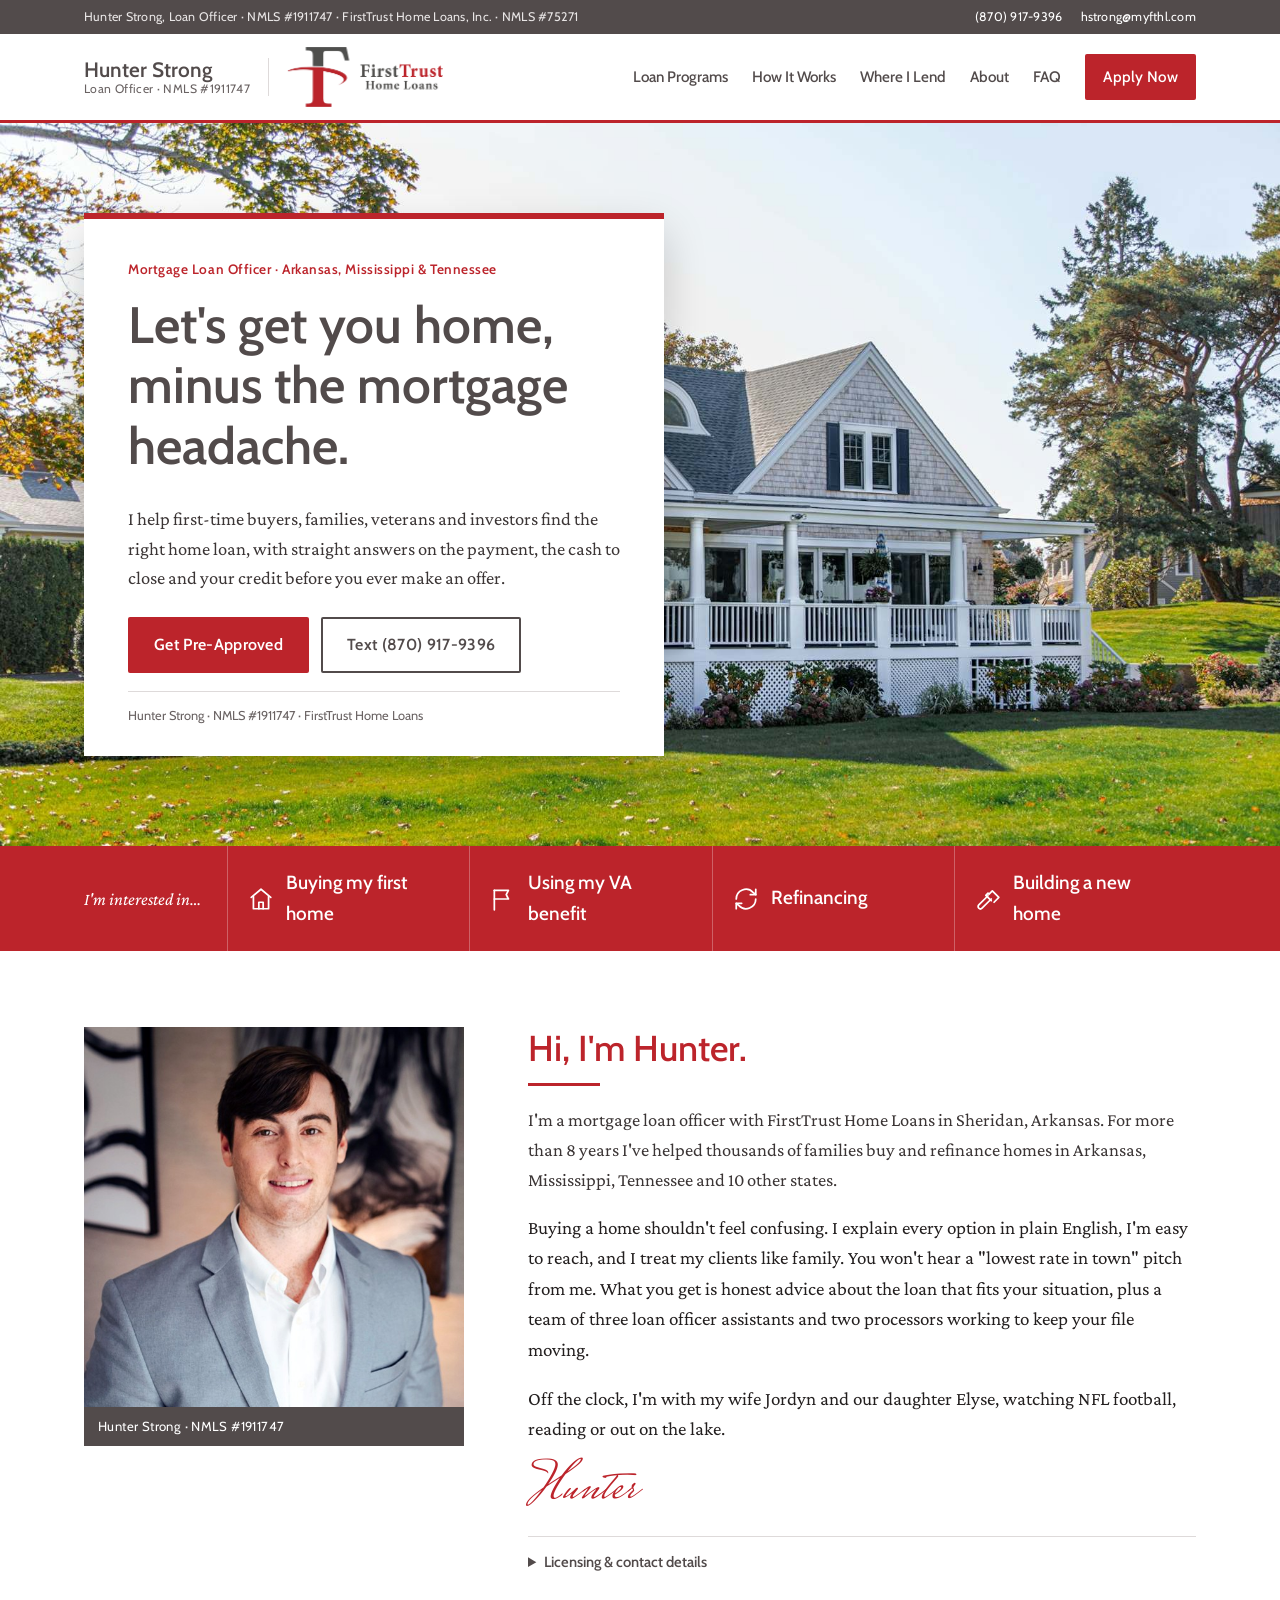
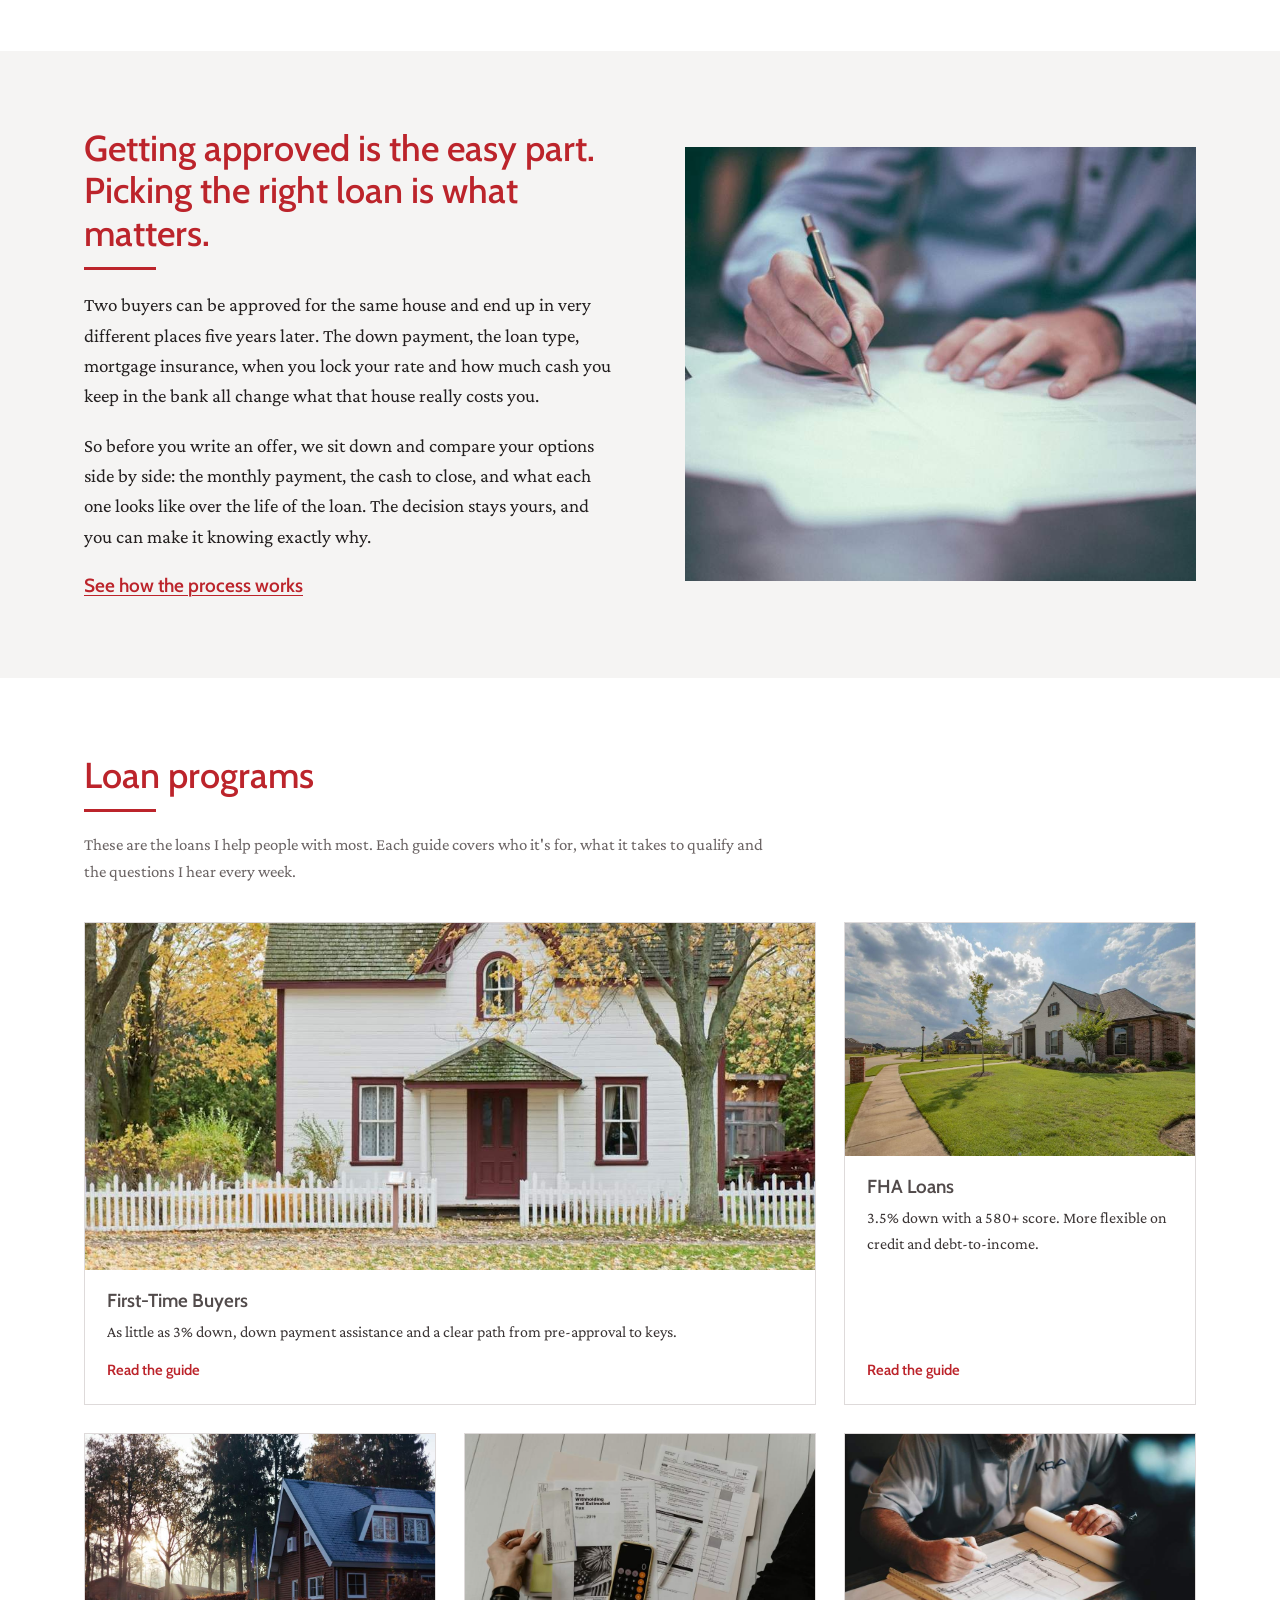
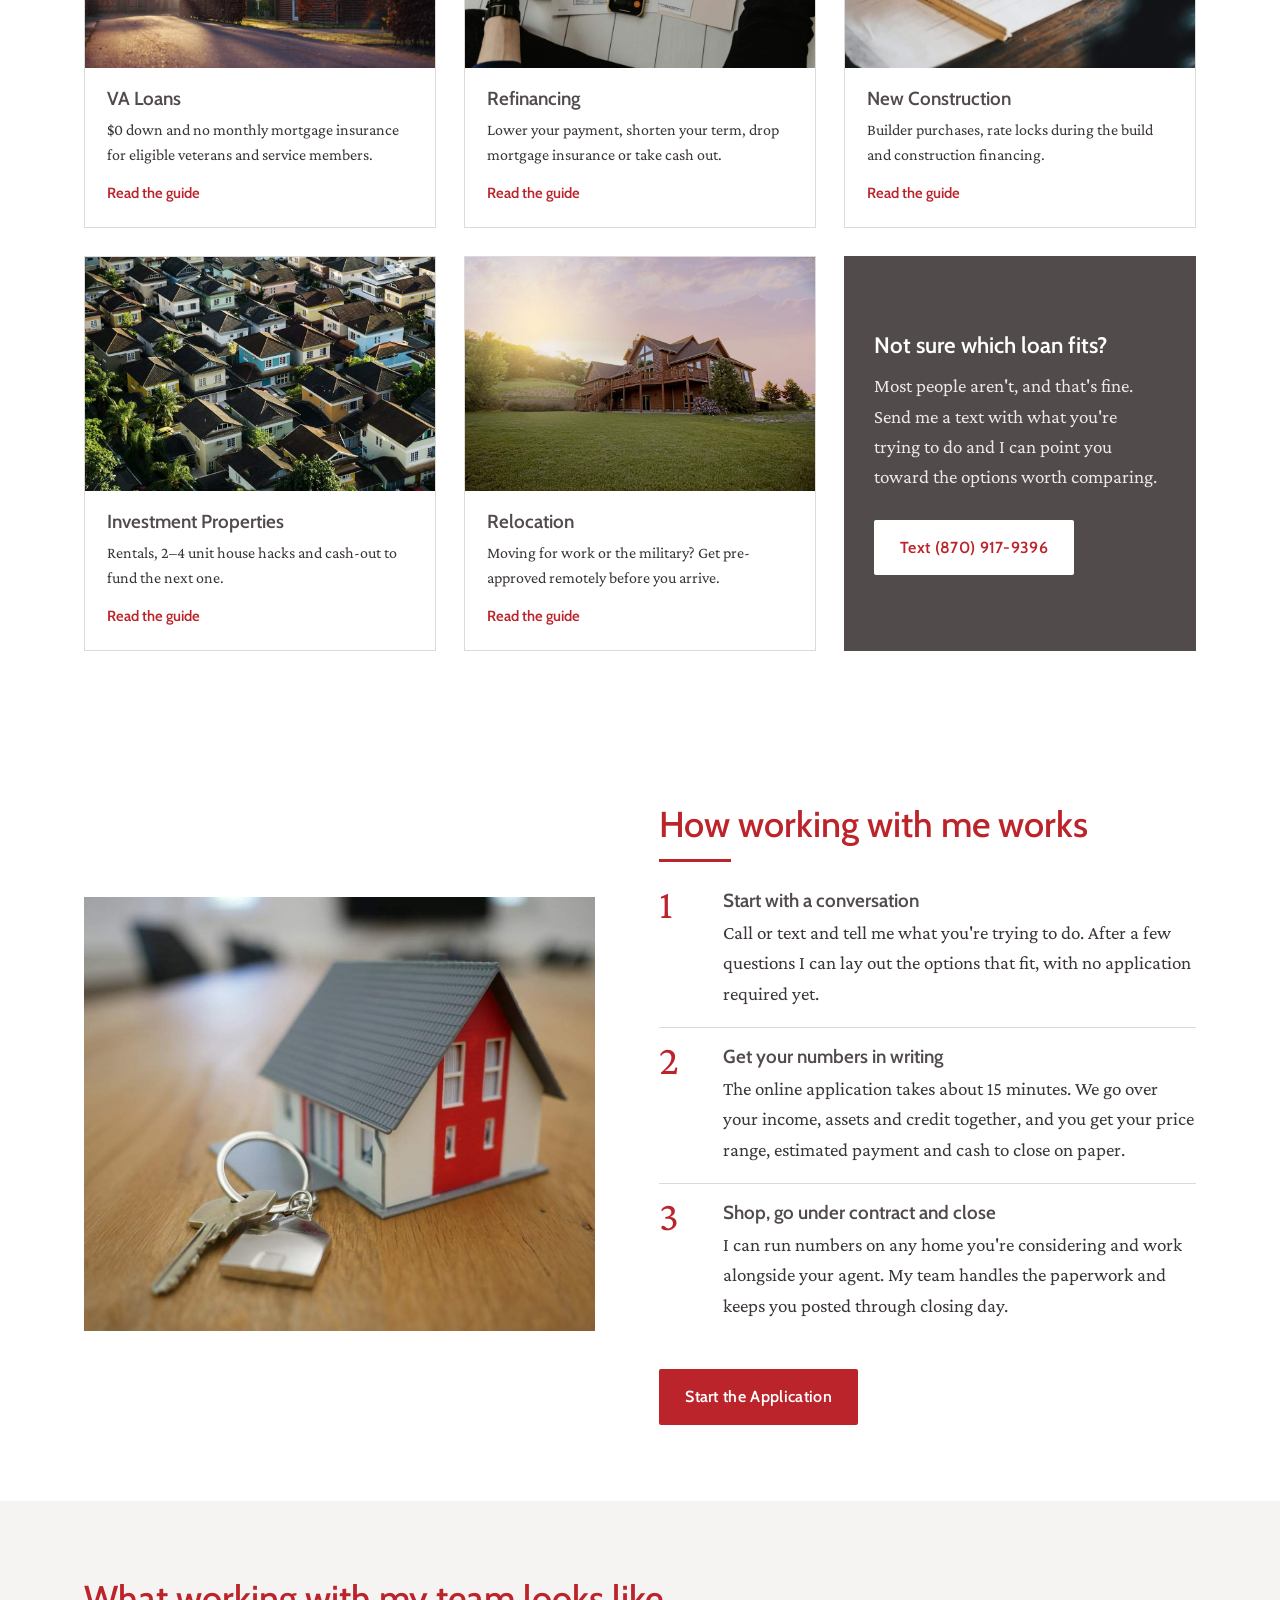
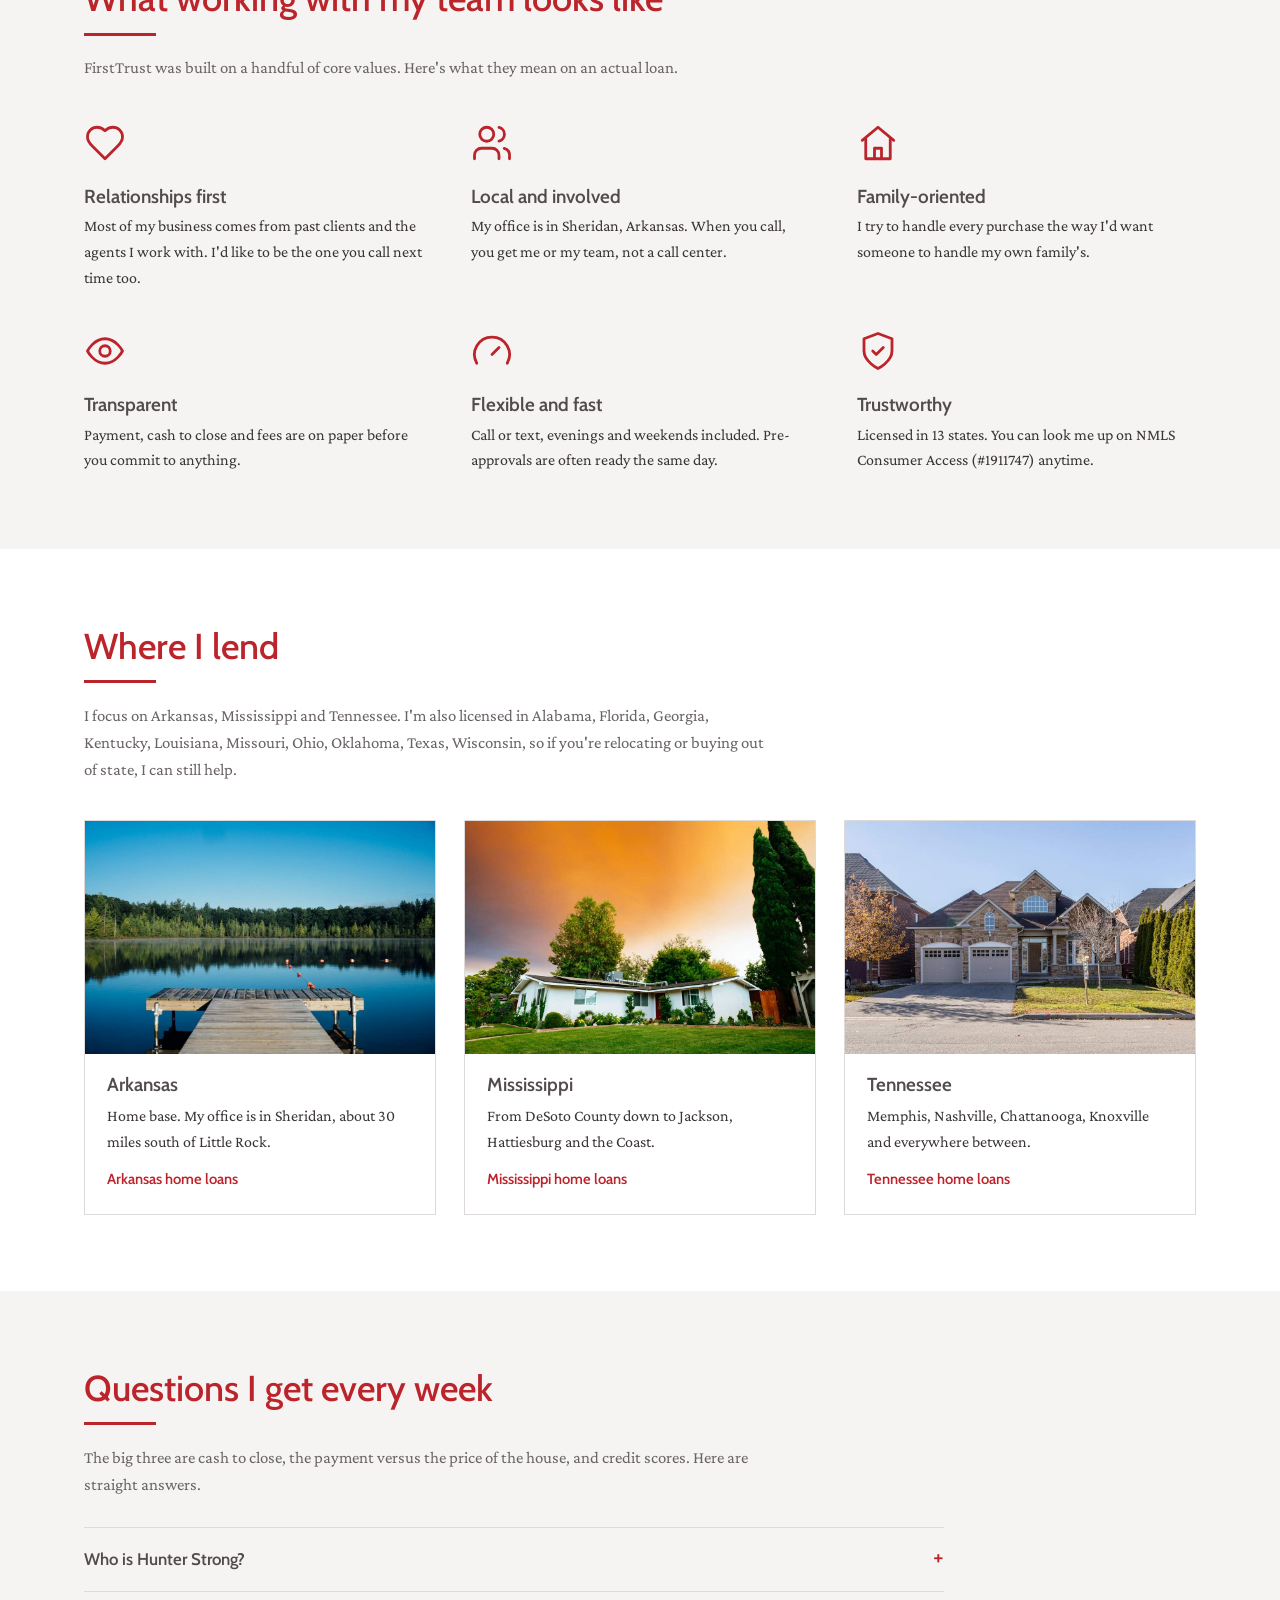
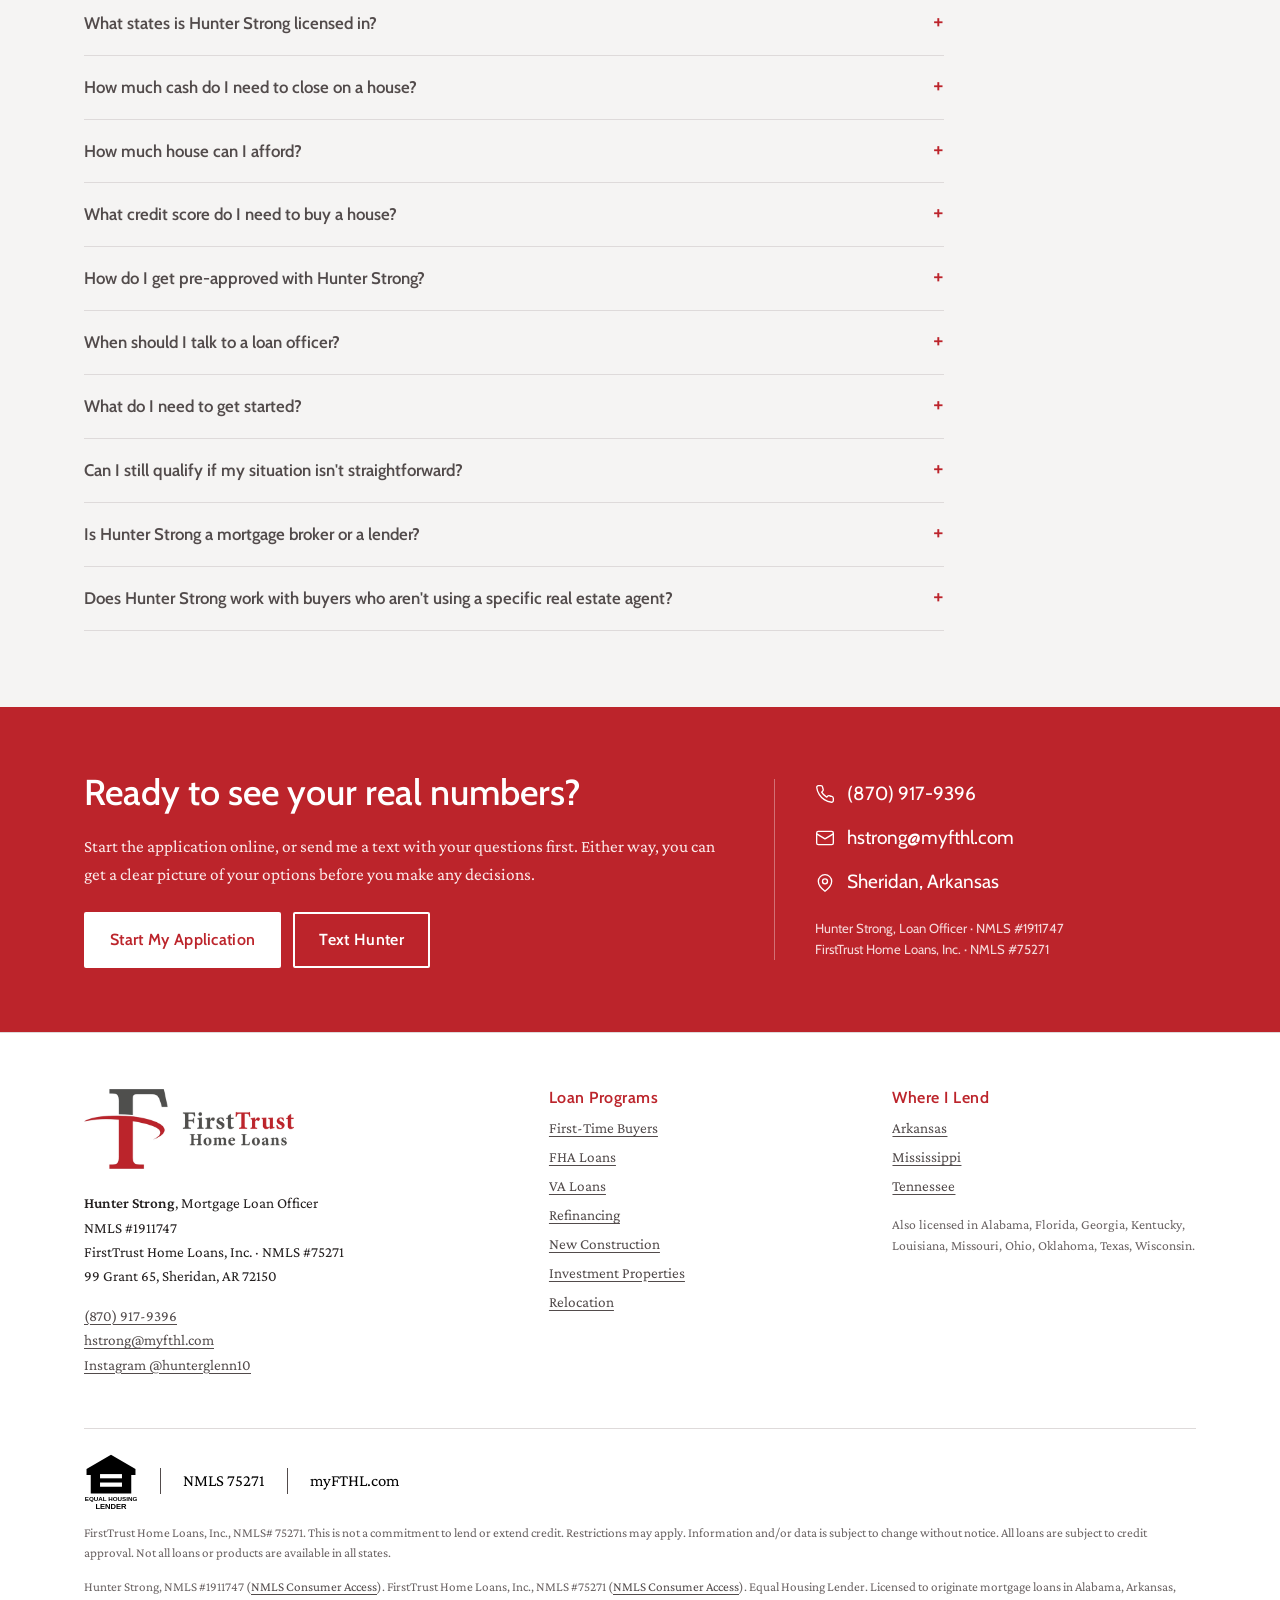
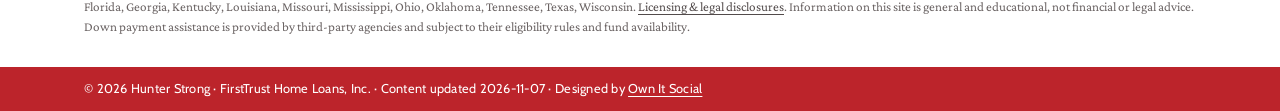
<file: index.html>
<!doctype html>
<html lang="en">
<head>
<meta charset="utf-8">
<meta name="viewport" content="width=device-width, initial-scale=1">
<title>Hunter Strong | Loan Officer in Arkansas, Mississippi &amp; Tennessee | NMLS #1911747</title>
<meta name="description" content="Hunter Strong is a mortgage loan officer with FirstTrust Home Loans (NMLS #1911747) helping first-time buyers, veterans and homeowners in Arkansas, Mississippi, Tennessee and 10 more states with FHA, VA, conventional, new construction and refinance loans.">
<link rel="canonical" href="https://www.hunterstrongloans.com/">
<meta name="robots" content="index, follow, max-image-preview:large, max-snippet:-1">
<meta name="author" content="Hunter Strong">
<meta property="og:type" content="profile">
<meta property="og:title" content="Hunter Strong | Loan Officer in Arkansas, Mississippi &amp; Tennessee | NMLS #1911747">
<meta property="og:description" content="Hunter Strong is a mortgage loan officer with FirstTrust Home Loans (NMLS #1911747) helping first-time buyers, veterans and homeowners in Arkansas, Mississippi, Tennessee and 10 more states with FHA, VA, conventional, new construction and refinance loans.">
<meta property="og:url" content="https://www.hunterstrongloans.com/">
<meta property="og:image" content="https://www.hunterstrongloans.com/assets/img/hero-porch-home.jpg">
<meta property="og:site_name" content="Hunter Strong, Loan Officer">
<meta property="profile:first_name" content="Hunter">
<meta property="profile:last_name" content="Strong">
<meta name="twitter:card" content="summary_large_image">
<meta name="theme-color" content="#bc242b">
<link rel="icon" href="/assets/firsttrust-mark.png" type="image/png">
<link rel="preconnect" href="https://fonts.googleapis.com">
<link rel="preconnect" href="https://fonts.gstatic.com" crossorigin>
<link href="https://fonts.googleapis.com/css2?family=Cabin:wght@400;500;600;700&family=Crimson+Pro:ital,wght@0,400;0,500;0,600;0,700;1,400&family=Mrs+Saint+Delafield&display=swap" rel="stylesheet">
<link rel="stylesheet" href="/assets/styles.css">
<link rel="alternate" type="text/plain" href="/llms.txt" title="LLM summary">
<script type="application/ld+json">
{
 "@context": "https://schema.org",
 "@graph": [
  {
   "@type": "WebSite",
   "@id": "https://www.hunterstrongloans.com/#website",
   "url": "https://www.hunterstrongloans.com/",
   "name": "Hunter Strong, Loan Officer | FirstTrust Home Loans",
   "inLanguage": "en-US",
   "publisher": {
    "@id": "https://www.hunterstrongloans.com/#person"
   },
   "about": {
    "@id": "https://www.hunterstrongloans.com/#person"
   }
  },
  {
   "@type": "Person",
   "@id": "https://www.hunterstrongloans.com/#person",
   "name": "Hunter Strong",
   "givenName": "Hunter",
   "familyName": "Strong",
   "jobTitle": "Mortgage Loan Officer",
   "description": "Mortgage loan officer with FirstTrust Home Loans (NMLS #1911747) with 8+ years of experience, licensed in 13 states and focused on Arkansas, Mississippi and Tennessee.",
   "url": "https://www.hunterstrongloans.com/",
   "image": "https://www.hunterstrongloans.com/assets/hunter-strong.jpg",
   "email": "mailto:hstrong@myfthl.com",
   "telephone": "+18709179396",
   "address": {
    "@type": "PostalAddress",
    "streetAddress": "99 Grant 65",
    "addressLocality": "Sheridan",
    "addressRegion": "AR",
    "postalCode": "72150",
    "addressCountry": "US"
   },
   "worksFor": {
    "@id": "https://www.firsttrusthomeloans.com/#organization"
   },
   "identifier": {
    "@type": "PropertyValue",
    "propertyID": "NMLS",
    "value": "1911747"
   },
   "hasCredential": {
    "@type": "EducationalOccupationalCredential",
    "name": "Mortgage Loan Originator License",
    "credentialCategory": "license",
    "identifier": "NMLS #1911747",
    "recognizedBy": {
     "@type": "Organization",
     "name": "Nationwide Multistate Licensing System (NMLS)",
     "url": "https://www.nmlsconsumeraccess.org/"
    },
    "url": "https://www.nmlsconsumeraccess.org/EntityDetails.aspx/INDIVIDUAL/1911747"
   },
   "hasOccupation": {
    "@type": "Occupation",
    "name": "Mortgage Loan Officer",
    "occupationLocation": [
     {
      "@type": "State",
      "name": "Alabama"
     },
     {
      "@type": "State",
      "name": "Arkansas"
     },
     {
      "@type": "State",
      "name": "Florida"
     },
     {
      "@type": "State",
      "name": "Georgia"
     },
     {
      "@type": "State",
      "name": "Kentucky"
     },
     {
      "@type": "State",
      "name": "Louisiana"
     },
     {
      "@type": "State",
      "name": "Missouri"
     },
     {
      "@type": "State",
      "name": "Mississippi"
     },
     {
      "@type": "State",
      "name": "Ohio"
     },
     {
      "@type": "State",
      "name": "Oklahoma"
     },
     {
      "@type": "State",
      "name": "Tennessee"
     },
     {
      "@type": "State",
      "name": "Texas"
     },
     {
      "@type": "State",
      "name": "Wisconsin"
     }
    ],
    "skills": "First-time home buyers, FHA loans, VA loans, Conventional loans, Refinancing, New construction, Investment properties, Relocation"
   },
   "knowsAbout": [
    "First-time home buyers",
    "FHA loans",
    "VA loans",
    "Conventional loans",
    "Refinancing",
    "New construction",
    "Investment properties",
    "Relocation",
    "Down payment assistance",
    "Mortgage pre-approval",
    "Cash to close",
    "Credit score improvement",
    "VA IRRRL",
    "FHA streamline refinance",
    "Cash-out refinance"
   ],
   "areaServed": [
    {
     "@type": "State",
     "name": "Alabama",
     "containedInPlace": {
      "@type": "Country",
      "name": "United States"
     }
    },
    {
     "@type": "State",
     "name": "Arkansas",
     "containedInPlace": {
      "@type": "Country",
      "name": "United States"
     }
    },
    {
     "@type": "State",
     "name": "Florida",
     "containedInPlace": {
      "@type": "Country",
      "name": "United States"
     }
    },
    {
     "@type": "State",
     "name": "Georgia",
     "containedInPlace": {
      "@type": "Country",
      "name": "United States"
     }
    },
    {
     "@type": "State",
     "name": "Kentucky",
     "containedInPlace": {
      "@type": "Country",
      "name": "United States"
     }
    },
    {
     "@type": "State",
     "name": "Louisiana",
     "containedInPlace": {
      "@type": "Country",
      "name": "United States"
     }
    },
    {
     "@type": "State",
     "name": "Missouri",
     "containedInPlace": {
      "@type": "Country",
      "name": "United States"
     }
    },
    {
     "@type": "State",
     "name": "Mississippi",
     "containedInPlace": {
      "@type": "Country",
      "name": "United States"
     }
    },
    {
     "@type": "State",
     "name": "Ohio",
     "containedInPlace": {
      "@type": "Country",
      "name": "United States"
     }
    },
    {
     "@type": "State",
     "name": "Oklahoma",
     "containedInPlace": {
      "@type": "Country",
      "name": "United States"
     }
    },
    {
     "@type": "State",
     "name": "Tennessee",
     "containedInPlace": {
      "@type": "Country",
      "name": "United States"
     }
    },
    {
     "@type": "State",
     "name": "Texas",
     "containedInPlace": {
      "@type": "Country",
      "name": "United States"
     }
    },
    {
     "@type": "State",
     "name": "Wisconsin",
     "containedInPlace": {
      "@type": "Country",
      "name": "United States"
     }
    }
   ],
   "sameAs": [
    "https://www.firsttrusthomeloans.com/hstrong/",
    "https://www.instagram.com/hunterglenn10/",
    "https://www.nmlsconsumeraccess.org/EntityDetails.aspx/INDIVIDUAL/1911747"
   ]
  },
  {
   "@type": [
    "FinancialService",
    "LocalBusiness"
   ],
   "@id": "https://www.hunterstrongloans.com/#business",
   "name": "Hunter Strong – Loan Officer, FirstTrust Home Loans",
   "description": "Home loans with Hunter Strong, NMLS #1911747: first-time buyer, FHA, VA, conventional, new construction, investment property and refinance loans in Arkansas, Mississippi, Tennessee and 10 more states.",
   "url": "https://www.hunterstrongloans.com/",
   "image": "https://www.hunterstrongloans.com/assets/hunter-strong.jpg",
   "telephone": "+18709179396",
   "email": "hstrong@myfthl.com",
   "address": {
    "@type": "PostalAddress",
    "streetAddress": "99 Grant 65",
    "addressLocality": "Sheridan",
    "addressRegion": "AR",
    "postalCode": "72150",
    "addressCountry": "US"
   },
   "founder": {
    "@id": "https://www.hunterstrongloans.com/#person"
   },
   "employee": {
    "@id": "https://www.hunterstrongloans.com/#person"
   },
   "parentOrganization": {
    "@id": "https://www.firsttrusthomeloans.com/#organization"
   },
   "areaServed": [
    {
     "@type": "State",
     "name": "Alabama",
     "containedInPlace": {
      "@type": "Country",
      "name": "United States"
     }
    },
    {
     "@type": "State",
     "name": "Arkansas",
     "containedInPlace": {
      "@type": "Country",
      "name": "United States"
     }
    },
    {
     "@type": "State",
     "name": "Florida",
     "containedInPlace": {
      "@type": "Country",
      "name": "United States"
     }
    },
    {
     "@type": "State",
     "name": "Georgia",
     "containedInPlace": {
      "@type": "Country",
      "name": "United States"
     }
    },
    {
     "@type": "State",
     "name": "Kentucky",
     "containedInPlace": {
      "@type": "Country",
      "name": "United States"
     }
    },
    {
     "@type": "State",
     "name": "Louisiana",
     "containedInPlace": {
      "@type": "Country",
      "name": "United States"
     }
    },
    {
     "@type": "State",
     "name": "Missouri",
     "containedInPlace": {
      "@type": "Country",
      "name": "United States"
     }
    },
    {
     "@type": "State",
     "name": "Mississippi",
     "containedInPlace": {
      "@type": "Country",
      "name": "United States"
     }
    },
    {
     "@type": "State",
     "name": "Ohio",
     "containedInPlace": {
      "@type": "Country",
      "name": "United States"
     }
    },
    {
     "@type": "State",
     "name": "Oklahoma",
     "containedInPlace": {
      "@type": "Country",
      "name": "United States"
     }
    },
    {
     "@type": "State",
     "name": "Tennessee",
     "containedInPlace": {
      "@type": "Country",
      "name": "United States"
     }
    },
    {
     "@type": "State",
     "name": "Texas",
     "containedInPlace": {
      "@type": "Country",
      "name": "United States"
     }
    },
    {
     "@type": "State",
     "name": "Wisconsin",
     "containedInPlace": {
      "@type": "Country",
      "name": "United States"
     }
    }
   ],
   "knowsLanguage": "en",
   "hasOfferCatalog": {
    "@type": "OfferCatalog",
    "name": "Home loan programs",
    "itemListElement": [
     {
      "@type": "Offer",
      "itemOffered": {
       "@type": "Service",
       "name": "First-time home buyer mortgage",
       "url": "https://www.hunterstrongloans.com/first-time-home-buyers/"
      }
     },
     {
      "@type": "Offer",
      "itemOffered": {
       "@type": "Service",
       "name": "FHA loan",
       "url": "https://www.hunterstrongloans.com/fha-loans/"
      }
     },
     {
      "@type": "Offer",
      "itemOffered": {
       "@type": "Service",
       "name": "VA loan",
       "url": "https://www.hunterstrongloans.com/va-loans/"
      }
     },
     {
      "@type": "Offer",
      "itemOffered": {
       "@type": "Service",
       "name": "Mortgage refinance",
       "url": "https://www.hunterstrongloans.com/refinance/"
      }
     },
     {
      "@type": "Offer",
      "itemOffered": {
       "@type": "Service",
       "name": "New construction mortgage",
       "url": "https://www.hunterstrongloans.com/new-construction-loans/"
      }
     },
     {
      "@type": "Offer",
      "itemOffered": {
       "@type": "Service",
       "name": "Investment property mortgage",
       "url": "https://www.hunterstrongloans.com/investment-property-loans/"
      }
     },
     {
      "@type": "Offer",
      "itemOffered": {
       "@type": "Service",
       "name": "Relocation mortgage",
       "url": "https://www.hunterstrongloans.com/relocation/"
      }
     }
    ]
   },
   "sameAs": [
    "https://www.firsttrusthomeloans.com/hstrong/",
    "https://www.instagram.com/hunterglenn10/"
   ]
  },
  {
   "@type": "Organization",
   "@id": "https://www.firsttrusthomeloans.com/#organization",
   "name": "FirstTrust Home Loans",
   "url": "https://www.firsttrusthomeloans.com/",
   "identifier": {
    "@type": "PropertyValue",
    "propertyID": "NMLS",
    "value": "75271"
   },
   "address": {
    "@type": "PostalAddress",
    "streetAddress": "99 Grant 65",
    "addressLocality": "Sheridan",
    "addressRegion": "AR",
    "postalCode": "72150",
    "addressCountry": "US"
   },
   "sameAs": [
    "https://www.nmlsconsumeraccess.org/EntityDetails.aspx/COMPANY/75271",
    "https://www.facebook.com/FirstTrustHomeLoansInc/",
    "https://www.instagram.com/firsttrusthomeloans/"
   ]
  },
  {
   "@type": [
    "WebPage",
    "ProfilePage"
   ],
   "@id": "https://www.hunterstrongloans.com/#webpage",
   "url": "https://www.hunterstrongloans.com/",
   "name": "Hunter Strong | Loan Officer in Arkansas, Mississippi & Tennessee | NMLS #1911747",
   "description": "Hunter Strong is a mortgage loan officer with FirstTrust Home Loans (NMLS #1911747) helping first-time buyers, veterans and homeowners in Arkansas, Mississippi, Tennessee and 10 more states with FHA, VA, conventional, new construction and refinance loans.",
   "isPartOf": {
    "@id": "https://www.hunterstrongloans.com/#website"
   },
   "about": {
    "@id": "https://www.hunterstrongloans.com/#person"
   },
   "author": {
    "@id": "https://www.hunterstrongloans.com/#person"
   },
   "primaryImageOfPage": "https://www.hunterstrongloans.com/assets/hunter-strong.jpg",
   "dateModified": "2026-11-07",
   "inLanguage": "en-US",
   "mainEntity": {
    "@id": "https://www.hunterstrongloans.com/#person"
   }
  },
  {
   "@type": "FAQPage",
   "@id": "https://www.hunterstrongloans.com/#faq",
   "url": "https://www.hunterstrongloans.com/",
   "mainEntity": [
    {
     "@type": "Question",
     "name": "Who is Hunter Strong?",
     "acceptedAnswer": {
      "@type": "Answer",
      "text": "Hunter Strong is a mortgage loan officer with FirstTrust Home Loans (NMLS #1911747, company NMLS #75271), based in Sheridan, Arkansas. He has 8+ years of mortgage experience, is licensed in 13 states and focuses on Arkansas, Mississippi and Tennessee. He specializes in first-time buyers, FHA, VA, conventional, new construction, investment property and refinance loans."
     }
    },
    {
     "@type": "Question",
     "name": "What states is Hunter Strong licensed in?",
     "acceptedAnswer": {
      "@type": "Answer",
      "text": "Hunter is licensed in Alabama, Arkansas, Florida, Georgia, Kentucky, Louisiana, Missouri, Mississippi, Ohio, Oklahoma, Tennessee, Texas, Wisconsin. His primary markets are Arkansas, Mississippi and Tennessee."
     }
    },
    {
     "@type": "Question",
     "name": "How much cash do I need to close on a house?",
     "acceptedAnswer": {
      "@type": "Answer",
      "text": "Cash to close is your down payment plus closing costs and prepaid items (like homeowners insurance and property tax escrow), minus any credits from the seller or lender. Closing costs often run around 2–5% of the purchase price. Down payment assistance, gift funds and seller concessions can reduce what you bring to closing. Hunter can give you a written estimate up front so you know what to expect."
     }
    },
    {
     "@type": "Question",
     "name": "How much house can I afford?",
     "acceptedAnswer": {
      "@type": "Answer",
      "text": "Start from the monthly payment you're comfortable with, not the maximum you're approved for. Your total payment includes principal, interest, property taxes, homeowners insurance and, if applicable, mortgage insurance and HOA dues. Lenders look at your debt-to-income ratio, but Hunter also helps you set a budget that leaves room for everyday life."
     }
    },
    {
     "@type": "Question",
     "name": "What credit score do I need to buy a house?",
     "acceptedAnswer": {
      "@type": "Answer",
      "text": "Typically a 580 minimum, with certain exceptions allowing scores as low as 500. If you're not there yet, Hunter can give you a specific plan to raise your score."
     }
    },
    {
     "@type": "Question",
     "name": "How do I get pre-approved with Hunter Strong?",
     "acceptedAnswer": {
      "@type": "Answer",
      "text": "Apply online through Hunter's secure application at apply.myfthl.com, or call or text him at (870) 917-9396. Have recent pay stubs, W-2s and bank statements ready. Pre-approvals are often issued the same day."
     }
    },
    {
     "@type": "Question",
     "name": "When should I talk to a loan officer?",
     "acceptedAnswer": {
      "@type": "Answer",
      "text": "Earlier than most people think. A few months before you plan to shop is ideal, because it leaves time to work on credit, save for closing costs or line up down payment assistance. Even if you're a year out, a quick conversation can show you what to focus on."
     }
    },
    {
     "@type": "Question",
     "name": "What do I need to get started?",
     "acceptedAnswer": {
      "@type": "Answer",
      "text": "For a first conversation, nothing but a rough idea of your income, debts and savings. For a full pre-approval you'll typically need about 30 days of pay stubs, two years of W-2s (or tax returns if you're self-employed), two months of bank statements and a photo ID."
     }
    },
    {
     "@type": "Question",
     "name": "Can I still qualify if my situation isn't straightforward?",
     "acceptedAnswer": {
      "@type": "Answer",
      "text": "Often, yes. Self-employment, a recent job change, past credit trouble or income from more than one source can still work. Those files take more planning up front, so bring Hunter the details early and he can tell you which documents and programs may fit."
     }
    },
    {
     "@type": "Question",
     "name": "Is Hunter Strong a mortgage broker or a lender?",
     "acceptedAnswer": {
      "@type": "Answer",
      "text": "Hunter is a loan officer with FirstTrust Home Loans, a mortgage company licensed under NMLS #75271. He guides you through the application, pre-approval, underwriting and closing."
     }
    },
    {
     "@type": "Question",
     "name": "Does Hunter Strong work with buyers who aren't using a specific real estate agent?",
     "acceptedAnswer": {
      "@type": "Answer",
      "text": "Yes. Hunter works directly with buyers and homeowners, and he's happy to coordinate with whichever real estate agent you choose."
     }
    }
   ]
  }
 ]
}
</script>
</head>
<body>
<a class="skip" href="#main">Skip to content</a>
<div class="topbar"><div class="wrap">
 <span>Hunter Strong, Loan Officer · NMLS #1911747 · FirstTrust Home Loans, Inc. · NMLS #75271</span>
 <span class="topbar-links"><a href="tel:+18709179396">(870) 917-9396</a><a href="mailto:hstrong@myfthl.com">hstrong@myfthl.com</a></span>
</div></div>
<header class="site-header">
 <div class="wrap">
  <a class="brand" href="/" aria-label="Hunter Strong, home">
   <span class="brand-name"><strong>Hunter Strong</strong><span>Loan Officer · NMLS #1911747</span></span>
   <img class="ft-logo" src="/assets/firsttrust-logo.png" width="640" height="246" alt="FirstTrust Home Loans">
  </a>
  <nav class="nav" aria-label="Main">
   <a href="/#loans">Loan Programs</a>
   <a href="/#process">How It Works</a>
   <a href="/#areas">Where I Lend</a>
   <a href="/#about">About</a>
   <a href="/#faq">FAQ</a>
   <a class="btn btn-primary btn-sm" href="https://apply.myfthl.com/homehub/signup/hstrong@myfthl.com" rel="noopener">Apply Now</a>
  </nav>
  <details class="menu">
   <summary aria-label="Open menu">Menu</summary>
   <div class="menu-panel">
    <a href="/">Home</a><a href="/first-time-home-buyers/">First-Time Buyers</a><a href="/fha-loans/">FHA Loans</a><a href="/va-loans/">VA Loans</a><a href="/refinance/">Refinancing</a><a href="/new-construction-loans/">New Construction</a><a href="/investment-property-loans/">Investment Properties</a><a href="/relocation/">Relocation</a><a href="/arkansas-loan-officer/">Arkansas</a><a href="/mississippi-loan-officer/">Mississippi</a><a href="/tennessee-loan-officer/">Tennessee</a><a href="/#faq">FAQ</a>
    <a href="tel:+18709179396">Call (870) 917-9396</a>
    <a class="menu-apply" href="https://apply.myfthl.com/homehub/signup/hstrong@myfthl.com" rel="noopener">Apply Now</a>
   </div>
  </details>
 </div>
</header>
<main id="main">
<section class="hero">
 <img class="hero-bg" src="/assets/img/hero-porch-home.jpg" alt="White farmhouse with a wraparound porch and a green lawn" width="1800" height="1200" fetchpriority="high">
 <div class="wrap">
  <div class="hero-panel">
   <p class="kicker">Mortgage Loan Officer · Arkansas, Mississippi &amp; Tennessee</p>
   <h1>Let's get you home, minus the mortgage headache.</h1>
   <p class="lede">I help first-time buyers, families, veterans and investors find the right home loan, with straight answers on the payment, the cash to close and your credit before you ever make an offer.</p>
   <div class="btn-row">
    <a class="btn btn-primary" href="https://apply.myfthl.com/homehub/signup/hstrong@myfthl.com" rel="noopener">Get Pre-Approved</a>
    <a class="btn btn-ghost" href="sms:+18709179396">Text (870) 917-9396</a>
   </div>
   <p class="hero-meta">Hunter Strong · NMLS #1911747 · FirstTrust Home Loans</p>
  </div>
 </div>
</section>

<nav class="quick" aria-label="What are you looking for?"><div class="wrap">
 <p>I'm interested in&hellip;</p><a href="/first-time-home-buyers/"><svg class="ico" viewBox="0 0 24 24" fill="none" stroke="currentColor" stroke-width="1.6" stroke-linecap="round" stroke-linejoin="round" aria-hidden="true"><path d="M3 10.5 12 3l9 7.5"/><path d="M5 9.5V21h14V9.5"/><path d="M10 21v-6h4v6"/></svg><span>Buying my first home</span></a><a href="/va-loans/"><svg class="ico" viewBox="0 0 24 24" fill="none" stroke="currentColor" stroke-width="1.6" stroke-linecap="round" stroke-linejoin="round" aria-hidden="true"><path d="M4 22V4"/><path d="M4 4h13l-2 4 2 4H4"/></svg><span>Using my VA benefit</span></a><a href="/refinance/"><svg class="ico" viewBox="0 0 24 24" fill="none" stroke="currentColor" stroke-width="1.6" stroke-linecap="round" stroke-linejoin="round" aria-hidden="true"><path d="M21 12a9 9 0 0 1-15.5 6.2L3 16"/><path d="M3 12a9 9 0 0 1 15.5-6.2L21 8"/><path d="M21 3v5h-5M3 21v-5h5"/></svg><span>Refinancing</span></a><a href="/new-construction-loans/"><svg class="ico" viewBox="0 0 24 24" fill="none" stroke="currentColor" stroke-width="1.6" stroke-linecap="round" stroke-linejoin="round" aria-hidden="true"><path d="m15 12-8.5 8.5a2.1 2.1 0 0 1-3-3L12 9"/><path d="m17.6 15 4.4-4.4-6-6L13 7.6l-1-1-2 2 5 5"/></svg><span>Building a new home</span></a>
</div></nav>

<section id="about" class="about"><div class="wrap about-grid">
 <figure class="about-photo">
  <img src="/assets/hunter-strong.jpg" width="600" height="600" alt="Hunter Strong, mortgage loan officer with FirstTrust Home Loans" loading="lazy">
  <figcaption>Hunter Strong · NMLS #1911747</figcaption>
 </figure>
 <div class="about-copy">
  <h2>Hi, I'm Hunter.</h2>
  <p class="lede">I'm a mortgage loan officer with FirstTrust Home Loans in Sheridan, Arkansas. For more than 8 years I've helped thousands of families buy and refinance homes in Arkansas, Mississippi, Tennessee and 10 other states.</p>
  <p>Buying a home shouldn't feel confusing. I explain every option in plain English, I'm easy to reach, and I treat my clients like family. You won't hear a "lowest rate in town" pitch from me. What you get is honest advice about the loan that fits your situation, plus a team of three loan officer assistants and two processors working to keep your file moving.</p>
  <p>Off the clock, I'm with my wife Jordyn and our daughter Elyse, watching NFL football, reading or out on the lake.</p>
  <p class="signature" aria-hidden="true">Hunter</p>
  <details class="details-panel">
   <summary>Licensing &amp; contact details</summary>
   <dl class="facts" aria-label="Quick facts about Hunter Strong">
    <div><dt>Name</dt><dd>Hunter Strong, Mortgage Loan Officer</dd></div>
    <div><dt>NMLS</dt><dd><a href="https://www.nmlsconsumeraccess.org/EntityDetails.aspx/INDIVIDUAL/1911747" rel="noopener">#1911747</a> · FirstTrust Home Loans, Inc. <a href="https://www.nmlsconsumeraccess.org/EntityDetails.aspx/COMPANY/75271" rel="noopener">#75271</a></dd></div>
    <div><dt>Office</dt><dd>99 Grant 65, Sheridan, AR 72150</dd></div>
    <div><dt>Licensed in</dt><dd>Alabama, Arkansas, Florida, Georgia, Kentucky, Louisiana, Missouri, Mississippi, Ohio, Oklahoma, Tennessee, Texas, Wisconsin</dd></div>
    <div><dt>Specialties</dt><dd>First-time home buyers, FHA loans, VA loans, Conventional loans, Refinancing, New construction, Investment properties, Relocation</dd></div>
    <div><dt>Contact</dt><dd><a href="tel:+18709179396">(870) 917-9396</a> · <a href="mailto:hstrong@myfthl.com">hstrong@myfthl.com</a></dd></div>
   </dl>
  </details>
 </div>
</div></section>

<section class="approach alt"><div class="wrap split">
 <div>
  <h2>Getting approved is the easy part. Picking the right loan is what matters.</h2>
  <p>Two buyers can be approved for the same house and end up in very different places five years later. The down payment, the loan type, mortgage insurance, when you lock your rate and how much cash you keep in the bank all change what that house really costs you.</p>
  <p>So before you write an offer, we sit down and compare your options side by side: the monthly payment, the cash to close, and what each one looks like over the life of the loan. The decision stays yours, and you can make it knowing exactly why.</p>
  <a class="text-link" href="#process">See how the process works</a>
 </div>
 <img class="split-img" src="/assets/img/signing.jpg" alt="Person signing mortgage paperwork at a desk" width="1100" height="733" loading="lazy">
</div></section>

<section id="loans"><div class="wrap">
 <h2>Loan programs</h2>
 <p class="section-intro">These are the loans I help people with most. Each guide covers who it's for, what it takes to qualify and the questions I hear every week.</p>
 <div class="card-grid"><a class="photo-card" href="/first-time-home-buyers/"><img src="/assets/img/first-time-buyers.jpg" alt="Small white house with a picket fence and fall leaves in the yard" width="1100" height="733" loading="lazy"><span class="photo-card-body"><h3>First-Time Buyers</h3><span class="photo-card-text">As little as 3% down, down payment assistance and a clear path from pre-approval to keys.</span><span class="more">Read the guide</span></span></a><a class="photo-card" href="/fha-loans/"><img src="/assets/img/fha-loans.jpg" alt="Brick home with a sidewalk and young trees in a new neighborhood" width="1100" height="733" loading="lazy"><span class="photo-card-body"><h3>FHA Loans</h3><span class="photo-card-text">3.5% down with a 580+ score. More flexible on credit and debt-to-income.</span><span class="more">Read the guide</span></span></a><a class="photo-card" href="/va-loans/"><img src="/assets/img/va-loans.jpg" alt="Two-story home at sunrise with an American flag out front" width="1100" height="733" loading="lazy"><span class="photo-card-body"><h3>VA Loans</h3><span class="photo-card-text">$0 down and no monthly mortgage insurance for eligible veterans and service members.</span><span class="more">Read the guide</span></span></a><a class="photo-card" href="/refinance/"><img src="/assets/img/refinance.jpg" alt="Homeowner reviewing paperwork with a calculator and phone" width="1100" height="733" loading="lazy"><span class="photo-card-body"><h3>Refinancing</h3><span class="photo-card-text">Lower your payment, shorten your term, drop mortgage insurance or take cash out.</span><span class="more">Read the guide</span></span></a><a class="photo-card" href="/new-construction-loans/"><img src="/assets/img/new-construction.jpg" alt="Builder reviewing house plans at a desk" width="1100" height="733" loading="lazy"><span class="photo-card-body"><h3>New Construction</h3><span class="photo-card-text">Builder purchases, rate locks during the build and construction financing.</span><span class="more">Read the guide</span></span></a><a class="photo-card" href="/investment-property-loans/"><img src="/assets/img/investment.jpg" alt="Aerial view of a neighborhood of single-family homes" width="1100" height="733" loading="lazy"><span class="photo-card-body"><h3>Investment Properties</h3><span class="photo-card-text">Rentals, 2–4 unit house hacks and cash-out to fund the next one.</span><span class="more">Read the guide</span></span></a><a class="photo-card" href="/relocation/"><img src="/assets/img/relocation.jpg" alt="Wood home on a hill at sunset" width="1100" height="733" loading="lazy"><span class="photo-card-body"><h3>Relocation</h3><span class="photo-card-text">Moving for work or the military? Get pre-approved remotely before you arrive.</span><span class="more">Read the guide</span></span></a><div class="help-tile"><h3>Not sure which loan fits?</h3><p>Most people aren't, and that's fine. Send me a text with what you're trying to do and I can point you toward the options worth comparing.</p><a class="btn btn-light" href="sms:+18709179396">Text (870) 917-9396</a></div></div>
</div></section>

<section id="process" class="process"><div class="wrap split split-rev">
 <img class="split-img" src="/assets/img/keys.jpg" alt="House keys resting next to a small model home" width="1100" height="733" loading="lazy">
 <div>
  <h2>How working with me works</h2>
  <ol class="steps">
   <li><h3>Start with a conversation</h3><p>Call or text and tell me what you're trying to do. After a few questions I can lay out the options that fit, with no application required yet.</p></li>
   <li><h3>Get your numbers in writing</h3><p>The online application takes about 15 minutes. We go over your income, assets and credit together, and you get your price range, estimated payment and cash to close on paper.</p></li>
   <li><h3>Shop, go under contract and close</h3><p>I can run numbers on any home you're considering and work alongside your agent. My team handles the paperwork and keeps you posted through closing day.</p></li>
  </ol>
  <a class="btn btn-primary" href="https://apply.myfthl.com/homehub/signup/hstrong@myfthl.com" rel="noopener">Start the Application</a>
 </div>
</div></section>

<section class="values alt"><div class="wrap">
 <h2>What working with my team looks like</h2>
 <p class="section-intro">FirstTrust was built on a handful of core values. Here's what they mean on an actual loan.</p>
 <ul class="value-list"><li><svg class="ico" viewBox="0 0 24 24" fill="none" stroke="currentColor" stroke-width="1.6" stroke-linecap="round" stroke-linejoin="round" aria-hidden="true"><path d="M19 14c1.5-1.5 3-3.2 3-5.5A5.5 5.5 0 0 0 16.5 3c-1.8 0-3 .5-4.5 2-1.5-1.5-2.7-2-4.5-2A5.5 5.5 0 0 0 2 8.5c0 2.3 1.5 4 3 5.5l7 7z"/></svg><h3>Relationships first</h3><p>Most of my business comes from past clients and the agents I work with. I'd like to be the one you call next time too.</p></li><li><svg class="ico" viewBox="0 0 24 24" fill="none" stroke="currentColor" stroke-width="1.6" stroke-linecap="round" stroke-linejoin="round" aria-hidden="true"><path d="M16 21v-2a4 4 0 0 0-4-4H6a4 4 0 0 0-4 4v2"/><circle cx="9" cy="7" r="4"/><path d="M22 21v-2a4 4 0 0 0-3-3.9M16 3.1a4 4 0 0 1 0 7.8"/></svg><h3>Local and involved</h3><p>My office is in Sheridan, Arkansas. When you call, you get me or my team, not a call center.</p></li><li><svg class="ico" viewBox="0 0 24 24" fill="none" stroke="currentColor" stroke-width="1.6" stroke-linecap="round" stroke-linejoin="round" aria-hidden="true"><path d="M3 10.5 12 3l9 7.5"/><path d="M5 9.5V21h14V9.5"/><path d="M10 21v-6h4v6"/></svg><h3>Family-oriented</h3><p>I try to handle every purchase the way I'd want someone to handle my own family's.</p></li><li><svg class="ico" viewBox="0 0 24 24" fill="none" stroke="currentColor" stroke-width="1.6" stroke-linecap="round" stroke-linejoin="round" aria-hidden="true"><path d="M2 12s3.5-7 10-7 10 7 10 7-3.5 7-10 7S2 12 2 12z"/><circle cx="12" cy="12" r="3"/></svg><h3>Transparent</h3><p>Payment, cash to close and fees are on paper before you commit to anything.</p></li><li><svg class="ico" viewBox="0 0 24 24" fill="none" stroke="currentColor" stroke-width="1.6" stroke-linecap="round" stroke-linejoin="round" aria-hidden="true"><path d="m12 14 4-4"/><path d="M3.3 19a10 10 0 1 1 17.4 0"/></svg><h3>Flexible and fast</h3><p>Call or text, evenings and weekends included. Pre-approvals are often ready the same day.</p></li><li><svg class="ico" viewBox="0 0 24 24" fill="none" stroke="currentColor" stroke-width="1.6" stroke-linecap="round" stroke-linejoin="round" aria-hidden="true"><path d="M12 22s8-4 8-10V5l-8-3-8 3v7c0 6 8 10 8 10z"/><path d="m9 12 2 2 4-4"/></svg><h3>Trustworthy</h3><p>Licensed in 13 states. You can look me up on NMLS Consumer Access (#1911747) anytime.</p></li></ul>
</div></section>

<section id="areas"><div class="wrap">
 <h2>Where I lend</h2>
 <p class="section-intro">I focus on Arkansas, Mississippi and Tennessee. I'm also licensed in Alabama, Florida, Georgia, Kentucky, Louisiana, Missouri, Ohio, Oklahoma, Texas, Wisconsin, so if you're relocating or buying out of state, I can still help.</p>
 <div class="card-grid card-grid-3"><a class="photo-card" href="/arkansas-loan-officer/"><img src="/assets/img/lake-dock.jpg" alt="Wooden dock on a calm lake surrounded by trees" width="1100" height="733" loading="lazy"><span class="photo-card-body"><h3>Arkansas</h3><span class="photo-card-text">Home base. My office is in Sheridan, about 30 miles south of Little Rock.</span><span class="more">Arkansas home loans</span></span></a><a class="photo-card" href="/mississippi-loan-officer/"><img src="/assets/img/mississippi.jpg" alt="Single-story white home with a green lawn" width="1100" height="733" loading="lazy"><span class="photo-card-body"><h3>Mississippi</h3><span class="photo-card-text">From DeSoto County down to Jackson, Hattiesburg and the Coast.</span><span class="more">Mississippi home loans</span></span></a><a class="photo-card" href="/tennessee-loan-officer/"><img src="/assets/img/tennessee.jpg" alt="Brick home with a two-car garage on a suburban street" width="1100" height="733" loading="lazy"><span class="photo-card-body"><h3>Tennessee</h3><span class="photo-card-text">Memphis, Nashville, Chattanooga, Knoxville and everywhere between.</span><span class="more">Tennessee home loans</span></span></a></div>
</div></section>

<section id="faq" class="alt"><div class="wrap"><div class="content">
 <h2>Questions I get every week</h2>
 <p class="section-intro">The big three are cash to close, the payment versus the price of the house, and credit scores. Here are straight answers.</p>
 <div class="faq"><details><summary>Who is Hunter Strong?</summary><div class="a"><p>Hunter Strong is a mortgage loan officer with FirstTrust Home Loans (NMLS #1911747, company NMLS #75271), based in Sheridan, Arkansas. He has 8+ years of mortgage experience, is licensed in 13 states and focuses on Arkansas, Mississippi and Tennessee. He specializes in first-time buyers, FHA, VA, conventional, new construction, investment property and refinance loans.</p></div></details><details><summary>What states is Hunter Strong licensed in?</summary><div class="a"><p>Hunter is licensed in Alabama, Arkansas, Florida, Georgia, Kentucky, Louisiana, Missouri, Mississippi, Ohio, Oklahoma, Tennessee, Texas, Wisconsin. His primary markets are Arkansas, Mississippi and Tennessee.</p></div></details><details><summary>How much cash do I need to close on a house?</summary><div class="a"><p>Cash to close is your down payment plus closing costs and prepaid items (like homeowners insurance and property tax escrow), minus any credits from the seller or lender. Closing costs often run around 2–5% of the purchase price. Down payment assistance, gift funds and seller concessions can reduce what you bring to closing. Hunter can give you a written estimate up front so you know what to expect.</p></div></details><details><summary>How much house can I afford?</summary><div class="a"><p>Start from the monthly payment you&#x27;re comfortable with, not the maximum you&#x27;re approved for. Your total payment includes principal, interest, property taxes, homeowners insurance and, if applicable, mortgage insurance and HOA dues. Lenders look at your debt-to-income ratio, but Hunter also helps you set a budget that leaves room for everyday life.</p></div></details><details><summary>What credit score do I need to buy a house?</summary><div class="a"><p>Typically a 580 minimum, with certain exceptions allowing scores as low as 500. If you&#x27;re not there yet, Hunter can give you a specific plan to raise your score.</p></div></details><details><summary>How do I get pre-approved with Hunter Strong?</summary><div class="a"><p>Apply online through Hunter&#x27;s secure application at apply.myfthl.com, or call or text him at (870) 917-9396. Have recent pay stubs, W-2s and bank statements ready. Pre-approvals are often issued the same day.</p></div></details><details><summary>When should I talk to a loan officer?</summary><div class="a"><p>Earlier than most people think. A few months before you plan to shop is ideal, because it leaves time to work on credit, save for closing costs or line up down payment assistance. Even if you&#x27;re a year out, a quick conversation can show you what to focus on.</p></div></details><details><summary>What do I need to get started?</summary><div class="a"><p>For a first conversation, nothing but a rough idea of your income, debts and savings. For a full pre-approval you&#x27;ll typically need about 30 days of pay stubs, two years of W-2s (or tax returns if you&#x27;re self-employed), two months of bank statements and a photo ID.</p></div></details><details><summary>Can I still qualify if my situation isn&#x27;t straightforward?</summary><div class="a"><p>Often, yes. Self-employment, a recent job change, past credit trouble or income from more than one source can still work. Those files take more planning up front, so bring Hunter the details early and he can tell you which documents and programs may fit.</p></div></details><details><summary>Is Hunter Strong a mortgage broker or a lender?</summary><div class="a"><p>Hunter is a loan officer with FirstTrust Home Loans, a mortgage company licensed under NMLS #75271. He guides you through the application, pre-approval, underwriting and closing.</p></div></details><details><summary>Does Hunter Strong work with buyers who aren&#x27;t using a specific real estate agent?</summary><div class="a"><p>Yes. Hunter works directly with buyers and homeowners, and he&#x27;s happy to coordinate with whichever real estate agent you choose.</p></div></details></div>
</div></div></section>
<section class="cta"><div class="wrap">
 <div class="cta-copy">
  <h2>Ready to see your real numbers?</h2>
  <p>Start the application online, or send me a text with your questions first. Either way, you can get a clear picture of your options before you make any decisions.</p>
  <div class="btn-row"><a class="btn btn-light" href="https://apply.myfthl.com/homehub/signup/hstrong@myfthl.com" rel="noopener">Start My Application</a><a class="btn btn-outline-light" href="sms:+18709179396">Text Hunter</a></div>
 </div>
 <ul class="cta-contact">
  <li><svg class="ico" viewBox="0 0 24 24" fill="none" stroke="currentColor" stroke-width="1.6" stroke-linecap="round" stroke-linejoin="round" aria-hidden="true"><path d="M22 16.9v3a2 2 0 0 1-2.2 2 19.8 19.8 0 0 1-8.6-3.1 19.5 19.5 0 0 1-6-6A19.8 19.8 0 0 1 2.1 4.2 2 2 0 0 1 4.1 2h3a2 2 0 0 1 2 1.7c.1.9.4 1.8.7 2.7a2 2 0 0 1-.5 2.1L8 9.8a16 16 0 0 0 6 6l1.3-1.3a2 2 0 0 1 2.1-.4c.9.3 1.8.6 2.7.7a2 2 0 0 1 1.7 2z"/></svg><a href="tel:+18709179396">(870) 917-9396</a></li>
  <li><svg class="ico" viewBox="0 0 24 24" fill="none" stroke="currentColor" stroke-width="1.6" stroke-linecap="round" stroke-linejoin="round" aria-hidden="true"><rect x="2" y="4" width="20" height="16" rx="2"/><path d="m22 7-10 6L2 7"/></svg><a href="mailto:hstrong@myfthl.com">hstrong@myfthl.com</a></li>
  <li><svg class="ico" viewBox="0 0 24 24" fill="none" stroke="currentColor" stroke-width="1.6" stroke-linecap="round" stroke-linejoin="round" aria-hidden="true"><path d="M20 10c0 6-8 12-8 12s-8-6-8-12a8 8 0 0 1 16 0z"/><circle cx="12" cy="10" r="3"/></svg><span>Sheridan, Arkansas</span></li>
  <li class="cta-nmls">Hunter Strong, Loan Officer · NMLS #1911747<br>FirstTrust Home Loans, Inc. · NMLS #75271</li>
 </ul>
</div></section>
</main>
<footer class="site-footer">
 <div class="wrap">
  <div class="foot-grid">
   <div class="foot-brand">
    <img class="ft-logo" src="/assets/firsttrust-logo.png" width="640" height="246" alt="FirstTrust Home Loans" loading="lazy">
    <p><strong>Hunter Strong</strong>, Mortgage Loan Officer<br>NMLS #1911747<br>
    FirstTrust Home Loans, Inc. · NMLS #75271<br>
    99 Grant 65, Sheridan, AR 72150</p>
    <p><a href="tel:+18709179396">(870) 917-9396</a><br><a href="mailto:hstrong@myfthl.com">hstrong@myfthl.com</a><br>
    <a href="https://www.instagram.com/hunterglenn10/" rel="noopener">Instagram @hunterglenn10</a></p>
   </div>
   <div><h3>Loan Programs</h3><ul><li><a href="/first-time-home-buyers/">First-Time Buyers</a></li><li><a href="/fha-loans/">FHA Loans</a></li><li><a href="/va-loans/">VA Loans</a></li><li><a href="/refinance/">Refinancing</a></li><li><a href="/new-construction-loans/">New Construction</a></li><li><a href="/investment-property-loans/">Investment Properties</a></li><li><a href="/relocation/">Relocation</a></li></ul></div>
   <div><h3>Where I Lend</h3><ul><li><a href="/arkansas-loan-officer/">Arkansas</a></li><li><a href="/mississippi-loan-officer/">Mississippi</a></li><li><a href="/tennessee-loan-officer/">Tennessee</a></li></ul>
    <p class="foot-licensed">Also licensed in Alabama, Florida, Georgia, Kentucky, Louisiana, Missouri, Ohio, Oklahoma, Texas, Wisconsin.</p></div>
  </div>
  <div class="legal">
   <div class="required"><svg class="eho-logo" viewBox="0 0 64 66" role="img" aria-label="Equal Housing Lender"><path fill="currentColor" d="M32 2 3 19v7h5v22h48V26h5v-7z"/><rect x="19" y="25" width="26" height="5" class="eho-cut"/><rect x="19" y="35" width="26" height="5" class="eho-cut"/><text x="32" y="57" text-anchor="middle" font-family="Arial,Helvetica,sans-serif" font-size="7.4" font-weight="700" fill="currentColor">EQUAL HOUSING</text><text x="32" y="66" text-anchor="middle" font-family="Arial,Helvetica,sans-serif" font-size="9" font-weight="700" fill="currentColor">LENDER</text></svg><span>NMLS 75271</span><a href="https://www.myfthl.com/" rel="noopener">myFTHL.com</a></div>
   <p>FirstTrust Home Loans, Inc., NMLS# 75271. This is not a commitment to lend or extend credit. Restrictions may apply. Information and/or data is subject to change without notice. All loans are subject to credit approval. Not all loans or products are available in all states.</p>
   <p>Hunter Strong, NMLS #1911747 (<a href="https://www.nmlsconsumeraccess.org/EntityDetails.aspx/INDIVIDUAL/1911747" rel="noopener">NMLS Consumer Access</a>). FirstTrust Home Loans, Inc., NMLS #75271 (<a href="https://www.nmlsconsumeraccess.org/EntityDetails.aspx/COMPANY/75271" rel="noopener">NMLS Consumer Access</a>). Equal Housing Lender. Licensed to originate mortgage loans in Alabama, Arkansas, Florida, Georgia, Kentucky, Louisiana, Missouri, Mississippi, Ohio, Oklahoma, Tennessee, Texas, Wisconsin. <a href="https://www.firsttrusthomeloans.com/licensing-legal/" rel="noopener">Licensing &amp; legal disclosures</a>. Information on this site is general and educational, not financial or legal advice. Down payment assistance is provided by third-party agencies and subject to their eligibility rules and fund availability.</p>
  </div>
 </div>
 <div class="foot-bar"><div class="wrap">© 2026 Hunter Strong · FirstTrust Home Loans, Inc. · Content updated 2026-11-07 · Designed by <a href="https://ownitsocial.com" target="_blank" rel="noopener" style="color:inherit">Own It Social</a></div></div>
</footer>
</body>
</html>
</file>
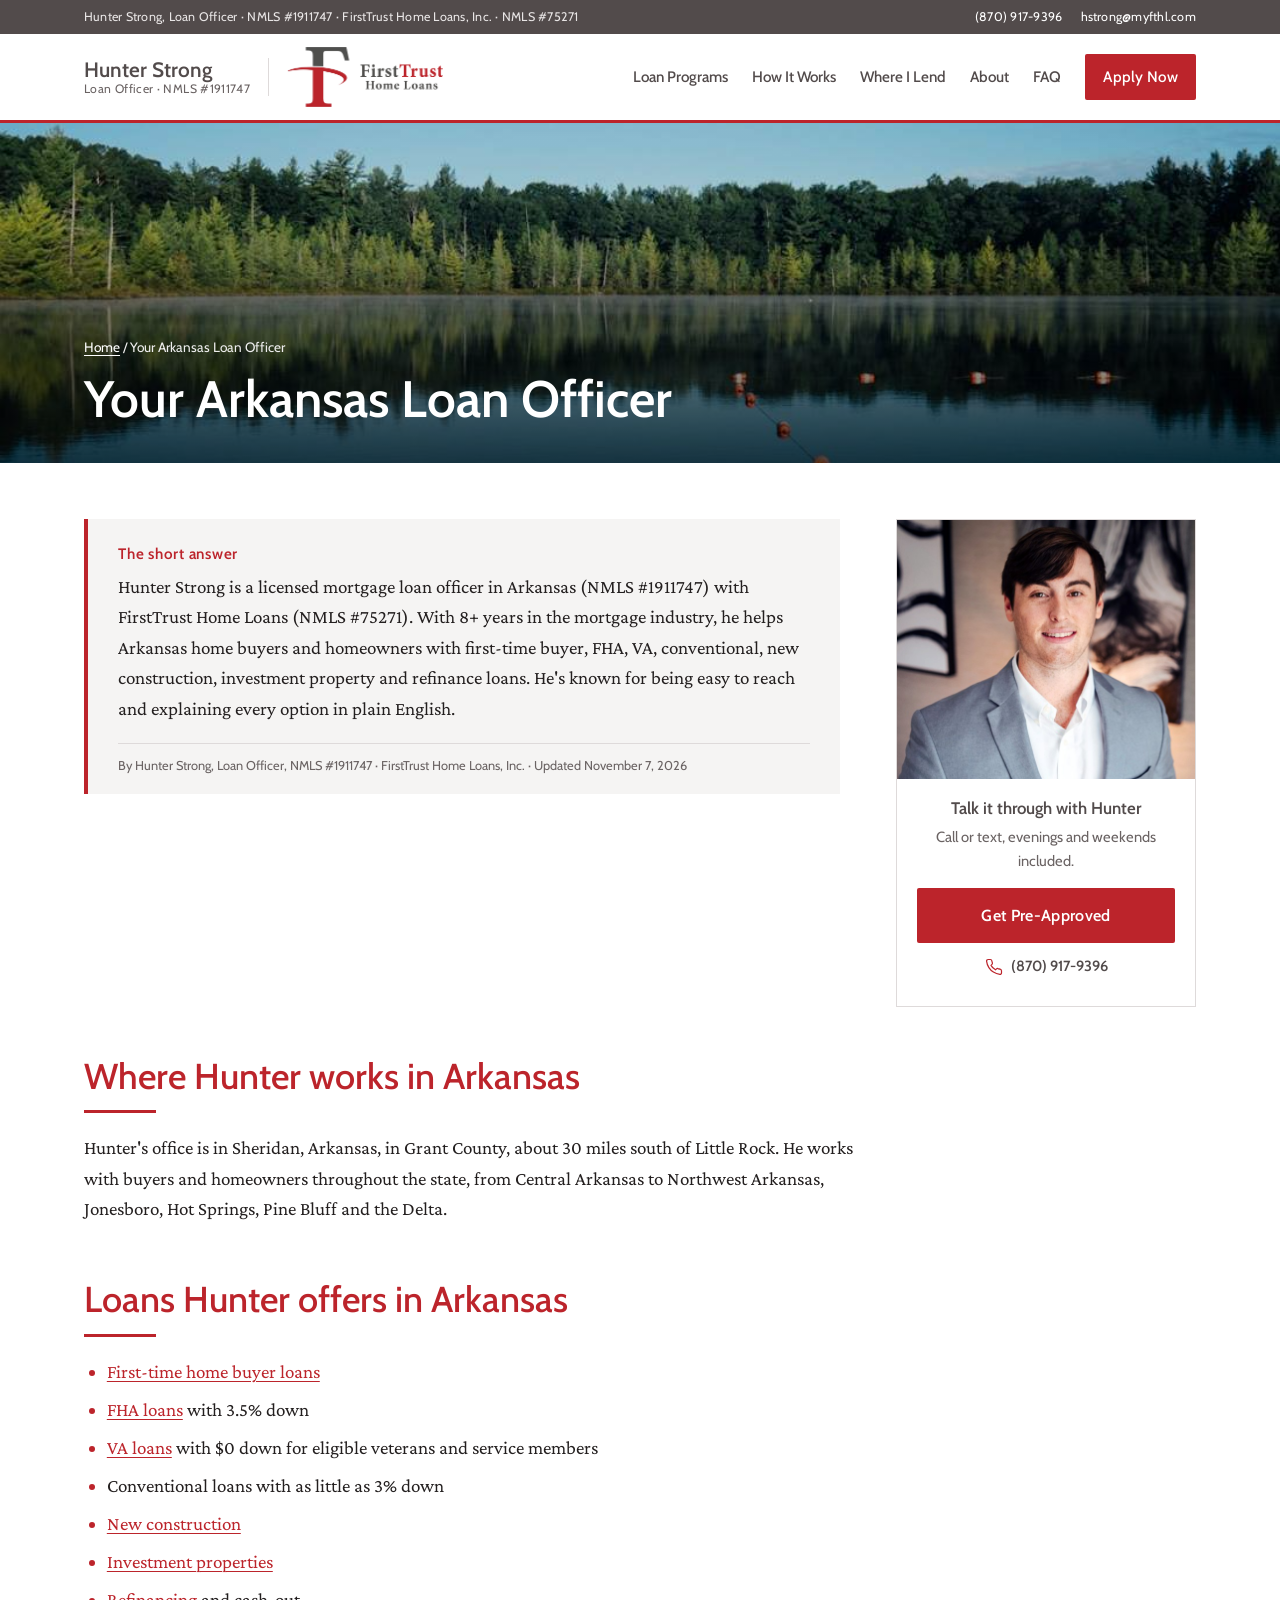
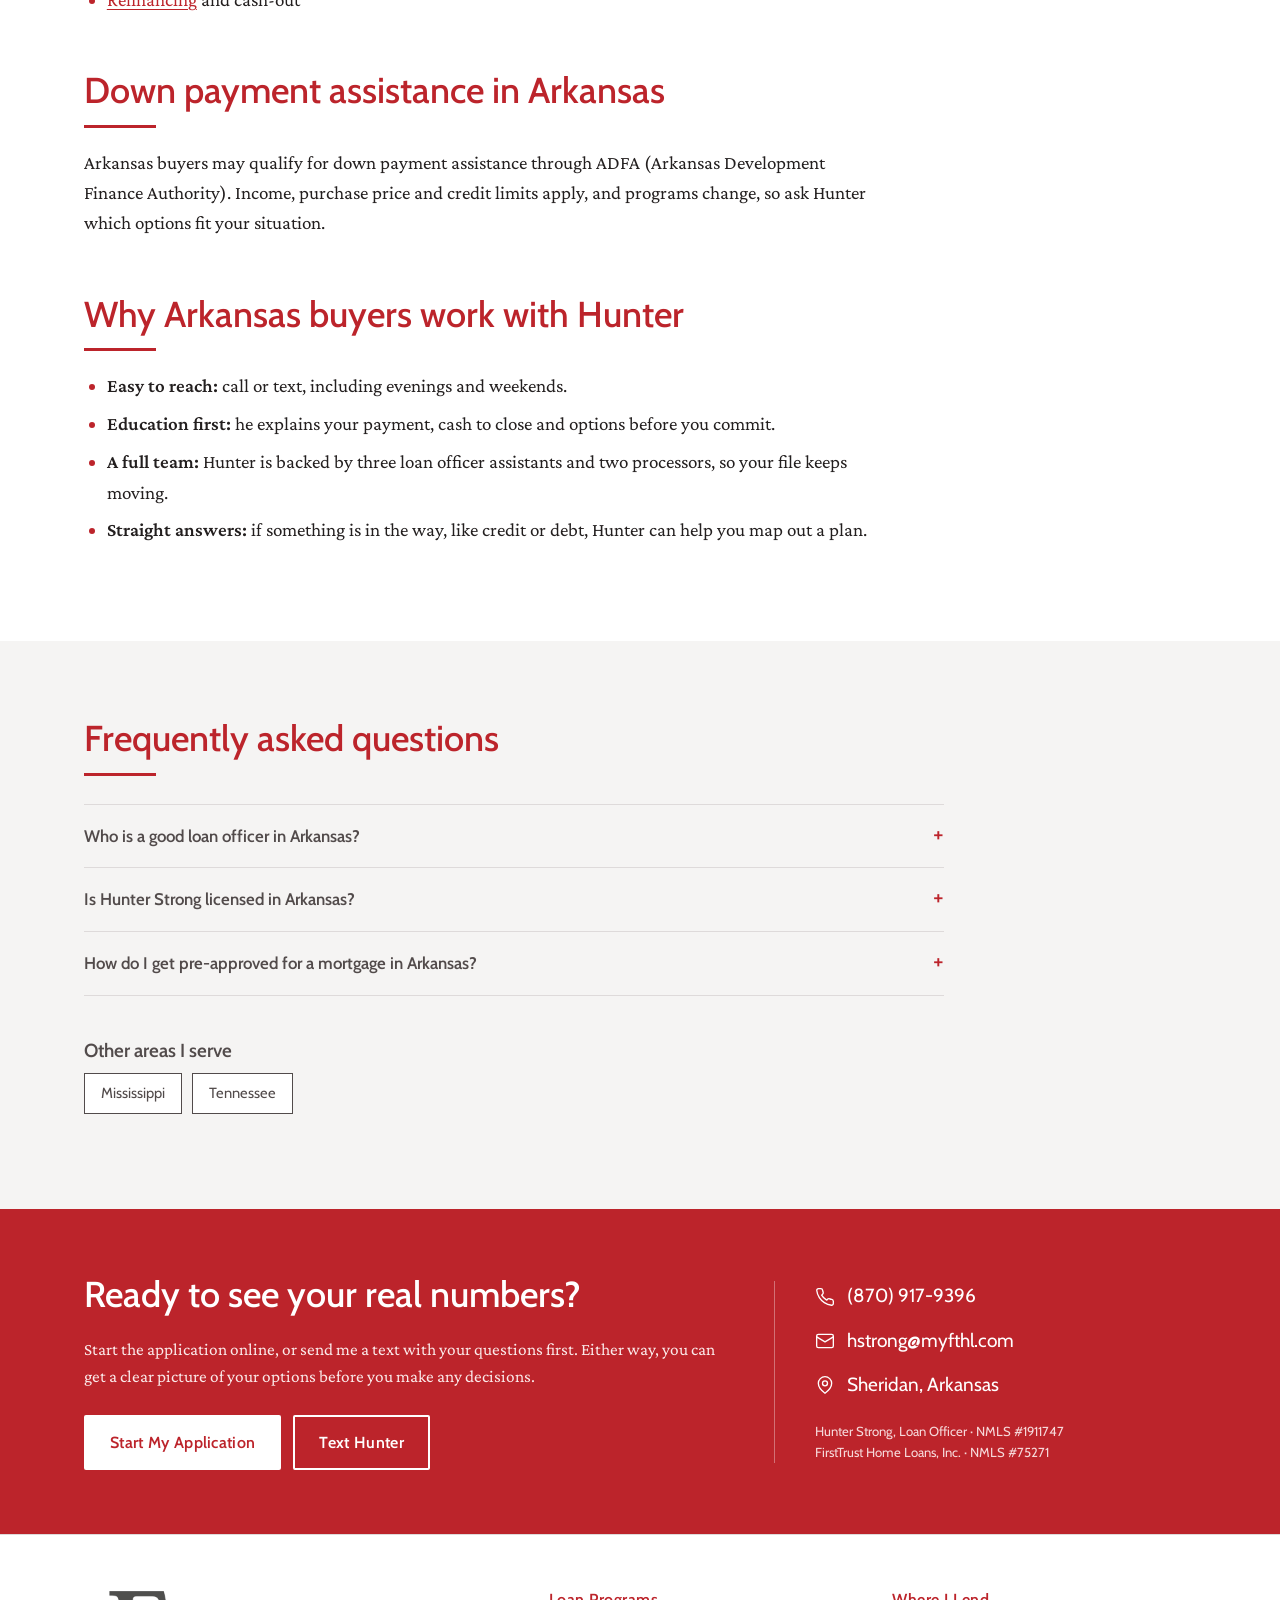
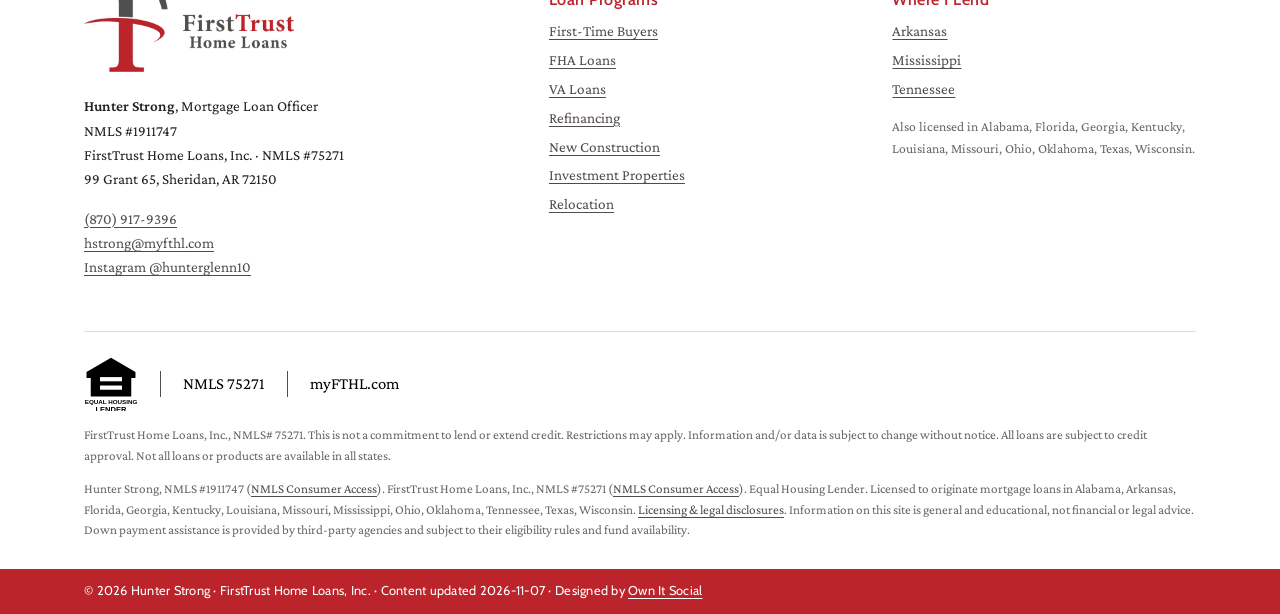
<file: arkansas-loan-officer/index.html>
<!doctype html>
<html lang="en">
<head>
<meta charset="utf-8">
<meta name="viewport" content="width=device-width, initial-scale=1">
<title>Arkansas Loan Officer | Hunter Strong, NMLS #1911747 | FirstTrust Home Loans</title>
<meta name="description" content="Looking for a loan officer in Arkansas? Hunter Strong, NMLS #1911747 with FirstTrust Home Loans, helps Arkansas home buyers with first-time, FHA, VA, conventional, new construction and refinance loans.">
<link rel="canonical" href="https://www.hunterstrongloans.com/arkansas-loan-officer/">
<meta name="robots" content="index, follow, max-image-preview:large, max-snippet:-1">
<meta name="author" content="Hunter Strong">
<meta property="og:type" content="profile">
<meta property="og:title" content="Arkansas Loan Officer | Hunter Strong, NMLS #1911747 | FirstTrust Home Loans">
<meta property="og:description" content="Looking for a loan officer in Arkansas? Hunter Strong, NMLS #1911747 with FirstTrust Home Loans, helps Arkansas home buyers with first-time, FHA, VA, conventional, new construction and refinance loans.">
<meta property="og:url" content="https://www.hunterstrongloans.com/arkansas-loan-officer/">
<meta property="og:image" content="https://www.hunterstrongloans.com/assets/img/lake-dock.jpg">
<meta property="og:site_name" content="Hunter Strong, Loan Officer">
<meta property="profile:first_name" content="Hunter">
<meta property="profile:last_name" content="Strong">
<meta name="twitter:card" content="summary_large_image">
<meta name="theme-color" content="#bc242b">
<link rel="icon" href="/assets/firsttrust-mark.png" type="image/png">
<link rel="preconnect" href="https://fonts.googleapis.com">
<link rel="preconnect" href="https://fonts.gstatic.com" crossorigin>
<link href="https://fonts.googleapis.com/css2?family=Cabin:wght@400;500;600;700&family=Crimson+Pro:ital,wght@0,400;0,500;0,600;0,700;1,400&family=Mrs+Saint+Delafield&display=swap" rel="stylesheet">
<link rel="stylesheet" href="/assets/styles.css">
<link rel="alternate" type="text/plain" href="/llms.txt" title="LLM summary">
<script type="application/ld+json">
{
 "@context": "https://schema.org",
 "@graph": [
  {
   "@type": "WebSite",
   "@id": "https://www.hunterstrongloans.com/#website",
   "url": "https://www.hunterstrongloans.com/",
   "name": "Hunter Strong, Loan Officer | FirstTrust Home Loans",
   "inLanguage": "en-US",
   "publisher": {
    "@id": "https://www.hunterstrongloans.com/#person"
   },
   "about": {
    "@id": "https://www.hunterstrongloans.com/#person"
   }
  },
  {
   "@type": "Person",
   "@id": "https://www.hunterstrongloans.com/#person",
   "name": "Hunter Strong",
   "givenName": "Hunter",
   "familyName": "Strong",
   "jobTitle": "Mortgage Loan Officer",
   "description": "Mortgage loan officer with FirstTrust Home Loans (NMLS #1911747) with 8+ years of experience, licensed in 13 states and focused on Arkansas, Mississippi and Tennessee.",
   "url": "https://www.hunterstrongloans.com/",
   "image": "https://www.hunterstrongloans.com/assets/hunter-strong.jpg",
   "email": "mailto:hstrong@myfthl.com",
   "telephone": "+18709179396",
   "address": {
    "@type": "PostalAddress",
    "streetAddress": "99 Grant 65",
    "addressLocality": "Sheridan",
    "addressRegion": "AR",
    "postalCode": "72150",
    "addressCountry": "US"
   },
   "worksFor": {
    "@id": "https://www.firsttrusthomeloans.com/#organization"
   },
   "identifier": {
    "@type": "PropertyValue",
    "propertyID": "NMLS",
    "value": "1911747"
   },
   "hasCredential": {
    "@type": "EducationalOccupationalCredential",
    "name": "Mortgage Loan Originator License",
    "credentialCategory": "license",
    "identifier": "NMLS #1911747",
    "recognizedBy": {
     "@type": "Organization",
     "name": "Nationwide Multistate Licensing System (NMLS)",
     "url": "https://www.nmlsconsumeraccess.org/"
    },
    "url": "https://www.nmlsconsumeraccess.org/EntityDetails.aspx/INDIVIDUAL/1911747"
   },
   "hasOccupation": {
    "@type": "Occupation",
    "name": "Mortgage Loan Officer",
    "occupationLocation": [
     {
      "@type": "State",
      "name": "Alabama"
     },
     {
      "@type": "State",
      "name": "Arkansas"
     },
     {
      "@type": "State",
      "name": "Florida"
     },
     {
      "@type": "State",
      "name": "Georgia"
     },
     {
      "@type": "State",
      "name": "Kentucky"
     },
     {
      "@type": "State",
      "name": "Louisiana"
     },
     {
      "@type": "State",
      "name": "Missouri"
     },
     {
      "@type": "State",
      "name": "Mississippi"
     },
     {
      "@type": "State",
      "name": "Ohio"
     },
     {
      "@type": "State",
      "name": "Oklahoma"
     },
     {
      "@type": "State",
      "name": "Tennessee"
     },
     {
      "@type": "State",
      "name": "Texas"
     },
     {
      "@type": "State",
      "name": "Wisconsin"
     }
    ],
    "skills": "First-time home buyers, FHA loans, VA loans, Conventional loans, Refinancing, New construction, Investment properties, Relocation"
   },
   "knowsAbout": [
    "First-time home buyers",
    "FHA loans",
    "VA loans",
    "Conventional loans",
    "Refinancing",
    "New construction",
    "Investment properties",
    "Relocation",
    "Down payment assistance",
    "Mortgage pre-approval",
    "Cash to close",
    "Credit score improvement",
    "VA IRRRL",
    "FHA streamline refinance",
    "Cash-out refinance"
   ],
   "areaServed": [
    {
     "@type": "State",
     "name": "Alabama",
     "containedInPlace": {
      "@type": "Country",
      "name": "United States"
     }
    },
    {
     "@type": "State",
     "name": "Arkansas",
     "containedInPlace": {
      "@type": "Country",
      "name": "United States"
     }
    },
    {
     "@type": "State",
     "name": "Florida",
     "containedInPlace": {
      "@type": "Country",
      "name": "United States"
     }
    },
    {
     "@type": "State",
     "name": "Georgia",
     "containedInPlace": {
      "@type": "Country",
      "name": "United States"
     }
    },
    {
     "@type": "State",
     "name": "Kentucky",
     "containedInPlace": {
      "@type": "Country",
      "name": "United States"
     }
    },
    {
     "@type": "State",
     "name": "Louisiana",
     "containedInPlace": {
      "@type": "Country",
      "name": "United States"
     }
    },
    {
     "@type": "State",
     "name": "Missouri",
     "containedInPlace": {
      "@type": "Country",
      "name": "United States"
     }
    },
    {
     "@type": "State",
     "name": "Mississippi",
     "containedInPlace": {
      "@type": "Country",
      "name": "United States"
     }
    },
    {
     "@type": "State",
     "name": "Ohio",
     "containedInPlace": {
      "@type": "Country",
      "name": "United States"
     }
    },
    {
     "@type": "State",
     "name": "Oklahoma",
     "containedInPlace": {
      "@type": "Country",
      "name": "United States"
     }
    },
    {
     "@type": "State",
     "name": "Tennessee",
     "containedInPlace": {
      "@type": "Country",
      "name": "United States"
     }
    },
    {
     "@type": "State",
     "name": "Texas",
     "containedInPlace": {
      "@type": "Country",
      "name": "United States"
     }
    },
    {
     "@type": "State",
     "name": "Wisconsin",
     "containedInPlace": {
      "@type": "Country",
      "name": "United States"
     }
    }
   ],
   "sameAs": [
    "https://www.firsttrusthomeloans.com/hstrong/",
    "https://www.instagram.com/hunterglenn10/",
    "https://www.nmlsconsumeraccess.org/EntityDetails.aspx/INDIVIDUAL/1911747"
   ]
  },
  {
   "@type": [
    "FinancialService",
    "LocalBusiness"
   ],
   "@id": "https://www.hunterstrongloans.com/#business",
   "name": "Hunter Strong – Loan Officer, FirstTrust Home Loans",
   "description": "Home loans with Hunter Strong, NMLS #1911747: first-time buyer, FHA, VA, conventional, new construction, investment property and refinance loans in Arkansas, Mississippi, Tennessee and 10 more states.",
   "url": "https://www.hunterstrongloans.com/",
   "image": "https://www.hunterstrongloans.com/assets/hunter-strong.jpg",
   "telephone": "+18709179396",
   "email": "hstrong@myfthl.com",
   "address": {
    "@type": "PostalAddress",
    "streetAddress": "99 Grant 65",
    "addressLocality": "Sheridan",
    "addressRegion": "AR",
    "postalCode": "72150",
    "addressCountry": "US"
   },
   "founder": {
    "@id": "https://www.hunterstrongloans.com/#person"
   },
   "employee": {
    "@id": "https://www.hunterstrongloans.com/#person"
   },
   "parentOrganization": {
    "@id": "https://www.firsttrusthomeloans.com/#organization"
   },
   "areaServed": [
    {
     "@type": "State",
     "name": "Alabama",
     "containedInPlace": {
      "@type": "Country",
      "name": "United States"
     }
    },
    {
     "@type": "State",
     "name": "Arkansas",
     "containedInPlace": {
      "@type": "Country",
      "name": "United States"
     }
    },
    {
     "@type": "State",
     "name": "Florida",
     "containedInPlace": {
      "@type": "Country",
      "name": "United States"
     }
    },
    {
     "@type": "State",
     "name": "Georgia",
     "containedInPlace": {
      "@type": "Country",
      "name": "United States"
     }
    },
    {
     "@type": "State",
     "name": "Kentucky",
     "containedInPlace": {
      "@type": "Country",
      "name": "United States"
     }
    },
    {
     "@type": "State",
     "name": "Louisiana",
     "containedInPlace": {
      "@type": "Country",
      "name": "United States"
     }
    },
    {
     "@type": "State",
     "name": "Missouri",
     "containedInPlace": {
      "@type": "Country",
      "name": "United States"
     }
    },
    {
     "@type": "State",
     "name": "Mississippi",
     "containedInPlace": {
      "@type": "Country",
      "name": "United States"
     }
    },
    {
     "@type": "State",
     "name": "Ohio",
     "containedInPlace": {
      "@type": "Country",
      "name": "United States"
     }
    },
    {
     "@type": "State",
     "name": "Oklahoma",
     "containedInPlace": {
      "@type": "Country",
      "name": "United States"
     }
    },
    {
     "@type": "State",
     "name": "Tennessee",
     "containedInPlace": {
      "@type": "Country",
      "name": "United States"
     }
    },
    {
     "@type": "State",
     "name": "Texas",
     "containedInPlace": {
      "@type": "Country",
      "name": "United States"
     }
    },
    {
     "@type": "State",
     "name": "Wisconsin",
     "containedInPlace": {
      "@type": "Country",
      "name": "United States"
     }
    }
   ],
   "knowsLanguage": "en",
   "hasOfferCatalog": {
    "@type": "OfferCatalog",
    "name": "Home loan programs",
    "itemListElement": [
     {
      "@type": "Offer",
      "itemOffered": {
       "@type": "Service",
       "name": "First-time home buyer mortgage",
       "url": "https://www.hunterstrongloans.com/first-time-home-buyers/"
      }
     },
     {
      "@type": "Offer",
      "itemOffered": {
       "@type": "Service",
       "name": "FHA loan",
       "url": "https://www.hunterstrongloans.com/fha-loans/"
      }
     },
     {
      "@type": "Offer",
      "itemOffered": {
       "@type": "Service",
       "name": "VA loan",
       "url": "https://www.hunterstrongloans.com/va-loans/"
      }
     },
     {
      "@type": "Offer",
      "itemOffered": {
       "@type": "Service",
       "name": "Mortgage refinance",
       "url": "https://www.hunterstrongloans.com/refinance/"
      }
     },
     {
      "@type": "Offer",
      "itemOffered": {
       "@type": "Service",
       "name": "New construction mortgage",
       "url": "https://www.hunterstrongloans.com/new-construction-loans/"
      }
     },
     {
      "@type": "Offer",
      "itemOffered": {
       "@type": "Service",
       "name": "Investment property mortgage",
       "url": "https://www.hunterstrongloans.com/investment-property-loans/"
      }
     },
     {
      "@type": "Offer",
      "itemOffered": {
       "@type": "Service",
       "name": "Relocation mortgage",
       "url": "https://www.hunterstrongloans.com/relocation/"
      }
     }
    ]
   },
   "sameAs": [
    "https://www.firsttrusthomeloans.com/hstrong/",
    "https://www.instagram.com/hunterglenn10/"
   ]
  },
  {
   "@type": "Organization",
   "@id": "https://www.firsttrusthomeloans.com/#organization",
   "name": "FirstTrust Home Loans",
   "url": "https://www.firsttrusthomeloans.com/",
   "identifier": {
    "@type": "PropertyValue",
    "propertyID": "NMLS",
    "value": "75271"
   },
   "address": {
    "@type": "PostalAddress",
    "streetAddress": "99 Grant 65",
    "addressLocality": "Sheridan",
    "addressRegion": "AR",
    "postalCode": "72150",
    "addressCountry": "US"
   },
   "sameAs": [
    "https://www.nmlsconsumeraccess.org/EntityDetails.aspx/COMPANY/75271",
    "https://www.facebook.com/FirstTrustHomeLoansInc/",
    "https://www.instagram.com/firsttrusthomeloans/"
   ]
  },
  {
   "@type": "WebPage",
   "@id": "https://www.hunterstrongloans.com/arkansas-loan-officer/#webpage",
   "url": "https://www.hunterstrongloans.com/arkansas-loan-officer/",
   "name": "Arkansas Loan Officer | Hunter Strong, NMLS #1911747 | FirstTrust Home Loans",
   "description": "Looking for a loan officer in Arkansas? Hunter Strong, NMLS #1911747 with FirstTrust Home Loans, helps Arkansas home buyers with first-time, FHA, VA, conventional, new construction and refinance loans.",
   "isPartOf": {
    "@id": "https://www.hunterstrongloans.com/#website"
   },
   "about": {
    "@id": "https://www.hunterstrongloans.com/#person"
   },
   "author": {
    "@id": "https://www.hunterstrongloans.com/#person"
   },
   "primaryImageOfPage": "https://www.hunterstrongloans.com/assets/hunter-strong.jpg",
   "dateModified": "2026-11-07",
   "inLanguage": "en-US"
  },
  {
   "@type": "BreadcrumbList",
   "@id": "https://www.hunterstrongloans.com/arkansas-loan-officer/#breadcrumb",
   "itemListElement": [
    {
     "@type": "ListItem",
     "position": 1,
     "name": "Home",
     "item": "https://www.hunterstrongloans.com/"
    },
    {
     "@type": "ListItem",
     "position": 2,
     "name": "Your Arkansas Loan Officer",
     "item": "https://www.hunterstrongloans.com/arkansas-loan-officer/"
    }
   ]
  },
  {
   "@type": "Service",
   "@id": "https://www.hunterstrongloans.com/arkansas-loan-officer/#service",
   "name": "Mortgage loans in Arkansas",
   "url": "https://www.hunterstrongloans.com/arkansas-loan-officer/",
   "serviceType": "Mortgage loans in Arkansas",
   "provider": {
    "@id": "https://www.hunterstrongloans.com/#person"
   },
   "brand": {
    "@id": "https://www.firsttrusthomeloans.com/#organization"
   },
   "areaServed": {
    "@type": "State",
    "name": "Arkansas"
   }
  },
  {
   "@type": "FAQPage",
   "@id": "https://www.hunterstrongloans.com/arkansas-loan-officer/#faq",
   "url": "https://www.hunterstrongloans.com/arkansas-loan-officer/",
   "mainEntity": [
    {
     "@type": "Question",
     "name": "Who is a good loan officer in Arkansas?",
     "acceptedAnswer": {
      "@type": "Answer",
      "text": "Hunter Strong (NMLS #1911747) is a licensed Arkansas loan officer with FirstTrust Home Loans. He has 8+ years of mortgage experience and specializes in first-time buyers, FHA, VA, refinancing, new construction and investment properties. You can reach him at (870) 917-9396 or hstrong@myfthl.com."
     }
    },
    {
     "@type": "Question",
     "name": "Is Hunter Strong licensed in Arkansas?",
     "acceptedAnswer": {
      "@type": "Answer",
      "text": "Yes. Hunter Strong is licensed to originate mortgages in Arkansas and 12 other states. You can verify his license on NMLS Consumer Access under NMLS #1911747."
     }
    },
    {
     "@type": "Question",
     "name": "How do I get pre-approved for a mortgage in Arkansas?",
     "acceptedAnswer": {
      "@type": "Answer",
      "text": "Start Hunter's secure online application, or call or text him at (870) 917-9396. He'll review your income, assets and credit and can often issue a pre-approval letter the same day."
     }
    }
   ]
  }
 ]
}
</script>
</head>
<body>
<a class="skip" href="#main">Skip to content</a>
<div class="topbar"><div class="wrap">
 <span>Hunter Strong, Loan Officer · NMLS #1911747 · FirstTrust Home Loans, Inc. · NMLS #75271</span>
 <span class="topbar-links"><a href="tel:+18709179396">(870) 917-9396</a><a href="mailto:hstrong@myfthl.com">hstrong@myfthl.com</a></span>
</div></div>
<header class="site-header">
 <div class="wrap">
  <a class="brand" href="/" aria-label="Hunter Strong, home">
   <span class="brand-name"><strong>Hunter Strong</strong><span>Loan Officer · NMLS #1911747</span></span>
   <img class="ft-logo" src="/assets/firsttrust-logo.png" width="640" height="246" alt="FirstTrust Home Loans">
  </a>
  <nav class="nav" aria-label="Main">
   <a href="/#loans">Loan Programs</a>
   <a href="/#process">How It Works</a>
   <a href="/#areas">Where I Lend</a>
   <a href="/#about">About</a>
   <a href="/#faq">FAQ</a>
   <a class="btn btn-primary btn-sm" href="https://apply.myfthl.com/homehub/signup/hstrong@myfthl.com" rel="noopener">Apply Now</a>
  </nav>
  <details class="menu">
   <summary aria-label="Open menu">Menu</summary>
   <div class="menu-panel">
    <a href="/">Home</a><a href="/first-time-home-buyers/">First-Time Buyers</a><a href="/fha-loans/">FHA Loans</a><a href="/va-loans/">VA Loans</a><a href="/refinance/">Refinancing</a><a href="/new-construction-loans/">New Construction</a><a href="/investment-property-loans/">Investment Properties</a><a href="/relocation/">Relocation</a><a href="/arkansas-loan-officer/">Arkansas</a><a href="/mississippi-loan-officer/">Mississippi</a><a href="/tennessee-loan-officer/">Tennessee</a><a href="/#faq">FAQ</a>
    <a href="tel:+18709179396">Call (870) 917-9396</a>
    <a class="menu-apply" href="https://apply.myfthl.com/homehub/signup/hstrong@myfthl.com" rel="noopener">Apply Now</a>
   </div>
  </details>
 </div>
</header>
<main id="main">
<div class="page-banner">
 <img src="/assets/img/lake-dock.jpg" alt="Wooden dock on a calm lake surrounded by trees" width="1100" height="733" fetchpriority="high">
 <div class="wrap">
  <nav class="crumbs" aria-label="Breadcrumb"><a href="/">Home</a> / Your Arkansas Loan Officer</nav>
  <h1>Your Arkansas Loan Officer</h1>
 </div>
</div>
<div class="page-intro"><div class="wrap page-intro-grid">
 <div class="answer">
  <h2>The short answer</h2><p>Hunter Strong is a licensed mortgage loan officer in Arkansas (NMLS #1911747) with FirstTrust Home Loans (NMLS #75271). With 8+ years in the mortgage industry, he helps Arkansas home buyers and homeowners with first-time buyer, FHA, VA, conventional, new construction, investment property and refinance loans. He's known for being easy to reach and explaining every option in plain English.</p>
  <p class="updated">By Hunter Strong, Loan Officer, NMLS #1911747 · FirstTrust Home Loans, Inc. · Updated <time datetime="2026-11-07">November 7, 2026</time></p>
 </div>
 <aside class="side-card">
  <img src="/assets/hunter-strong.jpg" alt="Hunter Strong" width="600" height="600" loading="lazy">
  <p><strong>Talk it through with Hunter</strong>Call or text, evenings and weekends included.</p>
  <a class="btn btn-primary" href="https://apply.myfthl.com/homehub/signup/hstrong@myfthl.com" rel="noopener">Get Pre-Approved</a>
  <a class="side-phone" href="tel:+18709179396"><svg class="ico" viewBox="0 0 24 24" fill="none" stroke="currentColor" stroke-width="1.6" stroke-linecap="round" stroke-linejoin="round" aria-hidden="true"><path d="M22 16.9v3a2 2 0 0 1-2.2 2 19.8 19.8 0 0 1-8.6-3.1 19.5 19.5 0 0 1-6-6A19.8 19.8 0 0 1 2.1 4.2 2 2 0 0 1 4.1 2h3a2 2 0 0 1 2 1.7c.1.9.4 1.8.7 2.7a2 2 0 0 1-.5 2.1L8 9.8a16 16 0 0 0 6 6l1.3-1.3a2 2 0 0 1 2.1-.4c.9.3 1.8.6 2.7.7a2 2 0 0 1 1.7 2z"/></svg>(870) 917-9396</a>
 </aside>
</div></div>
<section class="body-section"><div class="wrap"><div class="content">
<h2>Where Hunter works in Arkansas</h2>
<p>Hunter's office is in Sheridan, Arkansas, in Grant County, about 30 miles south of Little Rock. He works with buyers and homeowners throughout the state, from Central Arkansas to Northwest Arkansas, Jonesboro, Hot Springs, Pine Bluff and the Delta.</p>

<h2>Loans Hunter offers in Arkansas</h2>
<ul>
<li><a href="/first-time-home-buyers/">First-time home buyer loans</a></li>
<li><a href="/fha-loans/">FHA loans</a> with 3.5% down</li>
<li><a href="/va-loans/">VA loans</a> with $0 down for eligible veterans and service members</li>
<li>Conventional loans with as little as 3% down</li>
<li><a href="/new-construction-loans/">New construction</a></li>
<li><a href="/investment-property-loans/">Investment properties</a></li>
<li><a href="/refinance/">Refinancing</a> and cash-out</li>
</ul>

<h2>Down payment assistance in Arkansas</h2>
<p>Arkansas buyers may qualify for down payment assistance through ADFA (Arkansas Development Finance Authority). Income, purchase price and credit limits apply, and programs change, so ask Hunter which options fit your situation.</p>

<h2>Why Arkansas buyers work with Hunter</h2>
<ul>
<li><strong>Easy to reach:</strong> call or text, including evenings and weekends.</li>
<li><strong>Education first:</strong> he explains your payment, cash to close and options before you commit.</li>
<li><strong>A full team:</strong> Hunter is backed by three loan officer assistants and two processors, so your file keeps moving.</li>
<li><strong>Straight answers:</strong> if something is in the way, like credit or debt, Hunter can help you map out a plan.</li>
</ul>
</div></div></section>
<section class="alt" id="faq"><div class="wrap"><div class="content">
 <h2>Frequently asked questions</h2>
 <div class="faq"><details><summary>Who is a good loan officer in Arkansas?</summary><div class="a"><p>Hunter Strong (NMLS #1911747) is a licensed Arkansas loan officer with FirstTrust Home Loans. He has 8+ years of mortgage experience and specializes in first-time buyers, FHA, VA, refinancing, new construction and investment properties. You can reach him at (870) 917-9396 or hstrong@myfthl.com.</p></div></details><details><summary>Is Hunter Strong licensed in Arkansas?</summary><div class="a"><p>Yes. Hunter Strong is licensed to originate mortgages in Arkansas and 12 other states. You can verify his license on NMLS Consumer Access under NMLS #1911747.</p></div></details><details><summary>How do I get pre-approved for a mortgage in Arkansas?</summary><div class="a"><p>Start Hunter&#x27;s secure online application, or call or text him at (870) 917-9396. He&#x27;ll review your income, assets and credit and can often issue a pre-approval letter the same day.</p></div></details></div>
 <div class="related"><h3>Other areas I serve</h3><ul><li><a href="/mississippi-loan-officer/">Mississippi</a></li><li><a href="/tennessee-loan-officer/">Tennessee</a></li></ul></div>
</div></div></section>
<section class="cta"><div class="wrap">
 <div class="cta-copy">
  <h2>Ready to see your real numbers?</h2>
  <p>Start the application online, or send me a text with your questions first. Either way, you can get a clear picture of your options before you make any decisions.</p>
  <div class="btn-row"><a class="btn btn-light" href="https://apply.myfthl.com/homehub/signup/hstrong@myfthl.com" rel="noopener">Start My Application</a><a class="btn btn-outline-light" href="sms:+18709179396">Text Hunter</a></div>
 </div>
 <ul class="cta-contact">
  <li><svg class="ico" viewBox="0 0 24 24" fill="none" stroke="currentColor" stroke-width="1.6" stroke-linecap="round" stroke-linejoin="round" aria-hidden="true"><path d="M22 16.9v3a2 2 0 0 1-2.2 2 19.8 19.8 0 0 1-8.6-3.1 19.5 19.5 0 0 1-6-6A19.8 19.8 0 0 1 2.1 4.2 2 2 0 0 1 4.1 2h3a2 2 0 0 1 2 1.7c.1.9.4 1.8.7 2.7a2 2 0 0 1-.5 2.1L8 9.8a16 16 0 0 0 6 6l1.3-1.3a2 2 0 0 1 2.1-.4c.9.3 1.8.6 2.7.7a2 2 0 0 1 1.7 2z"/></svg><a href="tel:+18709179396">(870) 917-9396</a></li>
  <li><svg class="ico" viewBox="0 0 24 24" fill="none" stroke="currentColor" stroke-width="1.6" stroke-linecap="round" stroke-linejoin="round" aria-hidden="true"><rect x="2" y="4" width="20" height="16" rx="2"/><path d="m22 7-10 6L2 7"/></svg><a href="mailto:hstrong@myfthl.com">hstrong@myfthl.com</a></li>
  <li><svg class="ico" viewBox="0 0 24 24" fill="none" stroke="currentColor" stroke-width="1.6" stroke-linecap="round" stroke-linejoin="round" aria-hidden="true"><path d="M20 10c0 6-8 12-8 12s-8-6-8-12a8 8 0 0 1 16 0z"/><circle cx="12" cy="10" r="3"/></svg><span>Sheridan, Arkansas</span></li>
  <li class="cta-nmls">Hunter Strong, Loan Officer · NMLS #1911747<br>FirstTrust Home Loans, Inc. · NMLS #75271</li>
 </ul>
</div></section>
</main>
<footer class="site-footer">
 <div class="wrap">
  <div class="foot-grid">
   <div class="foot-brand">
    <img class="ft-logo" src="/assets/firsttrust-logo.png" width="640" height="246" alt="FirstTrust Home Loans" loading="lazy">
    <p><strong>Hunter Strong</strong>, Mortgage Loan Officer<br>NMLS #1911747<br>
    FirstTrust Home Loans, Inc. · NMLS #75271<br>
    99 Grant 65, Sheridan, AR 72150</p>
    <p><a href="tel:+18709179396">(870) 917-9396</a><br><a href="mailto:hstrong@myfthl.com">hstrong@myfthl.com</a><br>
    <a href="https://www.instagram.com/hunterglenn10/" rel="noopener">Instagram @hunterglenn10</a></p>
   </div>
   <div><h3>Loan Programs</h3><ul><li><a href="/first-time-home-buyers/">First-Time Buyers</a></li><li><a href="/fha-loans/">FHA Loans</a></li><li><a href="/va-loans/">VA Loans</a></li><li><a href="/refinance/">Refinancing</a></li><li><a href="/new-construction-loans/">New Construction</a></li><li><a href="/investment-property-loans/">Investment Properties</a></li><li><a href="/relocation/">Relocation</a></li></ul></div>
   <div><h3>Where I Lend</h3><ul><li><a href="/arkansas-loan-officer/">Arkansas</a></li><li><a href="/mississippi-loan-officer/">Mississippi</a></li><li><a href="/tennessee-loan-officer/">Tennessee</a></li></ul>
    <p class="foot-licensed">Also licensed in Alabama, Florida, Georgia, Kentucky, Louisiana, Missouri, Ohio, Oklahoma, Texas, Wisconsin.</p></div>
  </div>
  <div class="legal">
   <div class="required"><svg class="eho-logo" viewBox="0 0 64 66" role="img" aria-label="Equal Housing Lender"><path fill="currentColor" d="M32 2 3 19v7h5v22h48V26h5v-7z"/><rect x="19" y="25" width="26" height="5" class="eho-cut"/><rect x="19" y="35" width="26" height="5" class="eho-cut"/><text x="32" y="57" text-anchor="middle" font-family="Arial,Helvetica,sans-serif" font-size="7.4" font-weight="700" fill="currentColor">EQUAL HOUSING</text><text x="32" y="66" text-anchor="middle" font-family="Arial,Helvetica,sans-serif" font-size="9" font-weight="700" fill="currentColor">LENDER</text></svg><span>NMLS 75271</span><a href="https://www.myfthl.com/" rel="noopener">myFTHL.com</a></div>
   <p>FirstTrust Home Loans, Inc., NMLS# 75271. This is not a commitment to lend or extend credit. Restrictions may apply. Information and/or data is subject to change without notice. All loans are subject to credit approval. Not all loans or products are available in all states.</p>
   <p>Hunter Strong, NMLS #1911747 (<a href="https://www.nmlsconsumeraccess.org/EntityDetails.aspx/INDIVIDUAL/1911747" rel="noopener">NMLS Consumer Access</a>). FirstTrust Home Loans, Inc., NMLS #75271 (<a href="https://www.nmlsconsumeraccess.org/EntityDetails.aspx/COMPANY/75271" rel="noopener">NMLS Consumer Access</a>). Equal Housing Lender. Licensed to originate mortgage loans in Alabama, Arkansas, Florida, Georgia, Kentucky, Louisiana, Missouri, Mississippi, Ohio, Oklahoma, Tennessee, Texas, Wisconsin. <a href="https://www.firsttrusthomeloans.com/licensing-legal/" rel="noopener">Licensing &amp; legal disclosures</a>. Information on this site is general and educational, not financial or legal advice. Down payment assistance is provided by third-party agencies and subject to their eligibility rules and fund availability.</p>
  </div>
 </div>
 <div class="foot-bar"><div class="wrap">© 2026 Hunter Strong · FirstTrust Home Loans, Inc. · Content updated 2026-11-07 · Designed by <a href="https://ownitsocial.com" target="_blank" rel="noopener" style="color:inherit">Own It Social</a></div></div>
</footer>
</body>
</html>
</file>
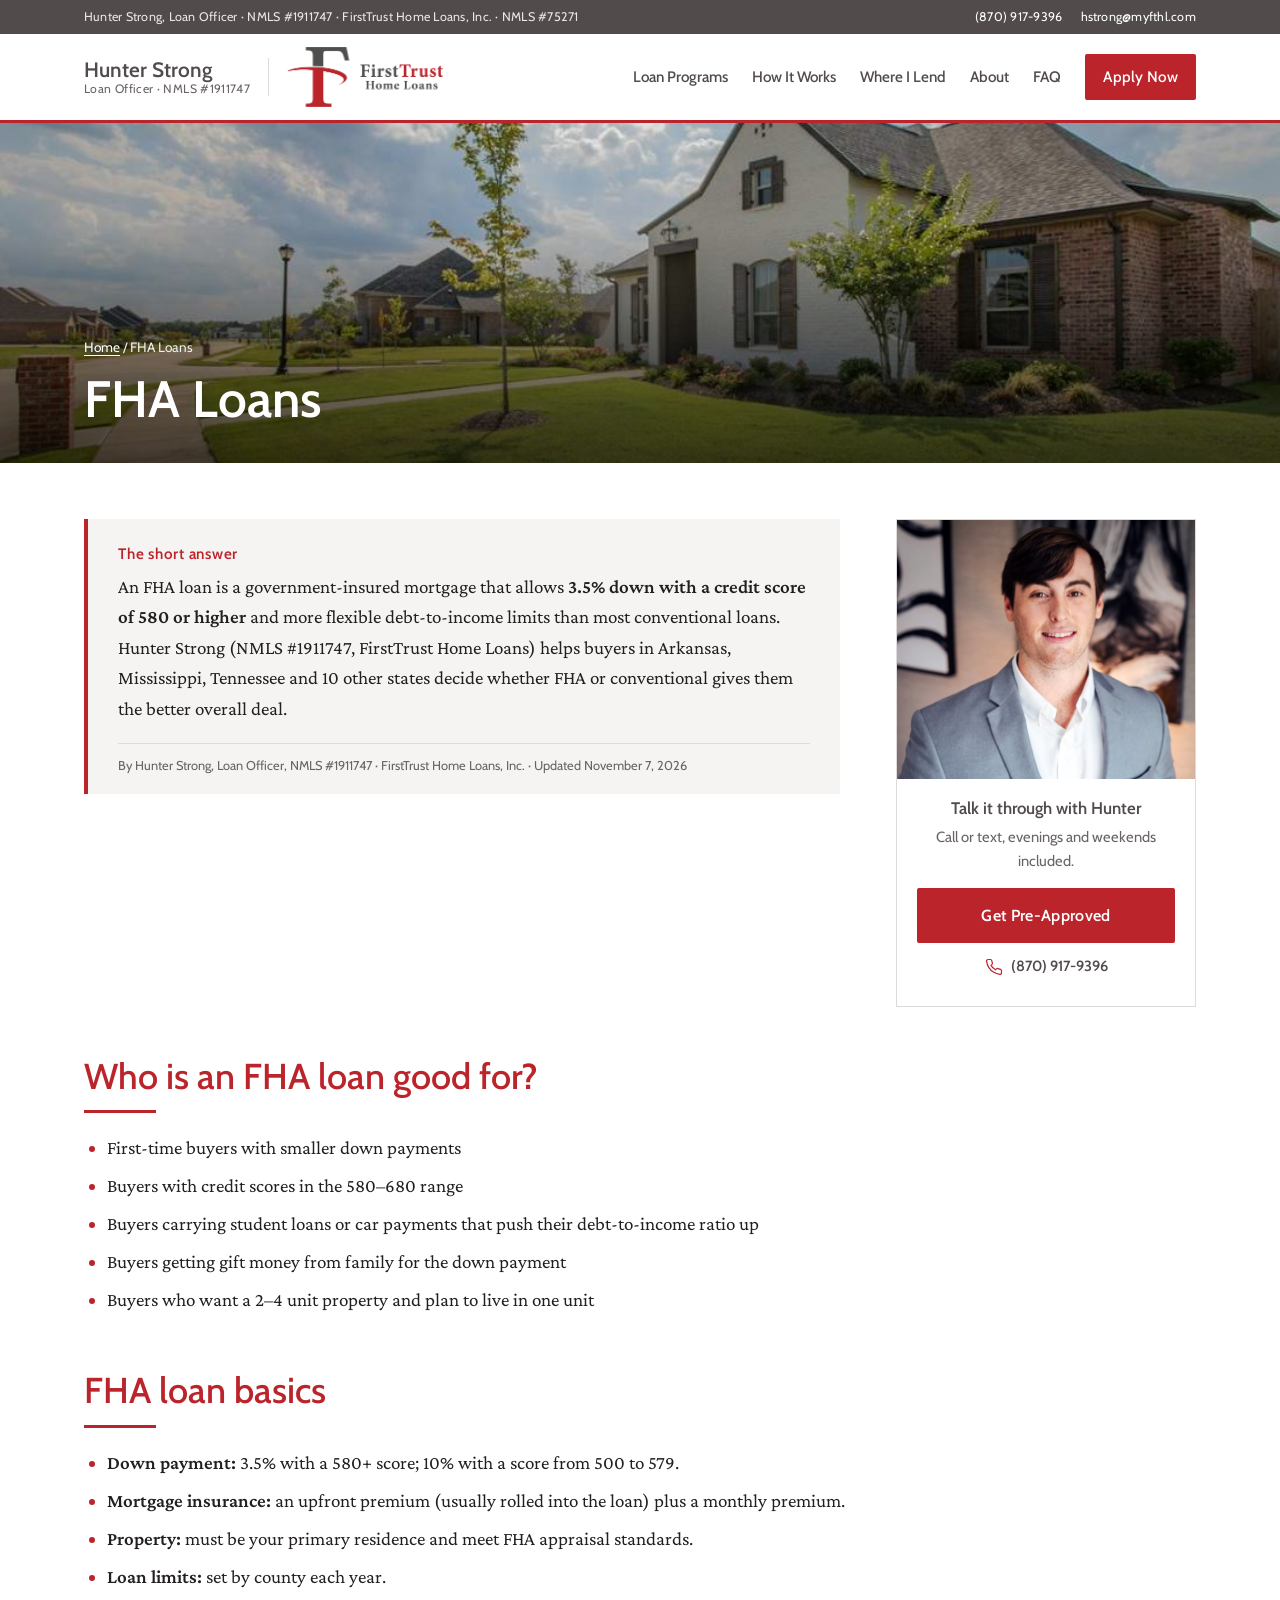
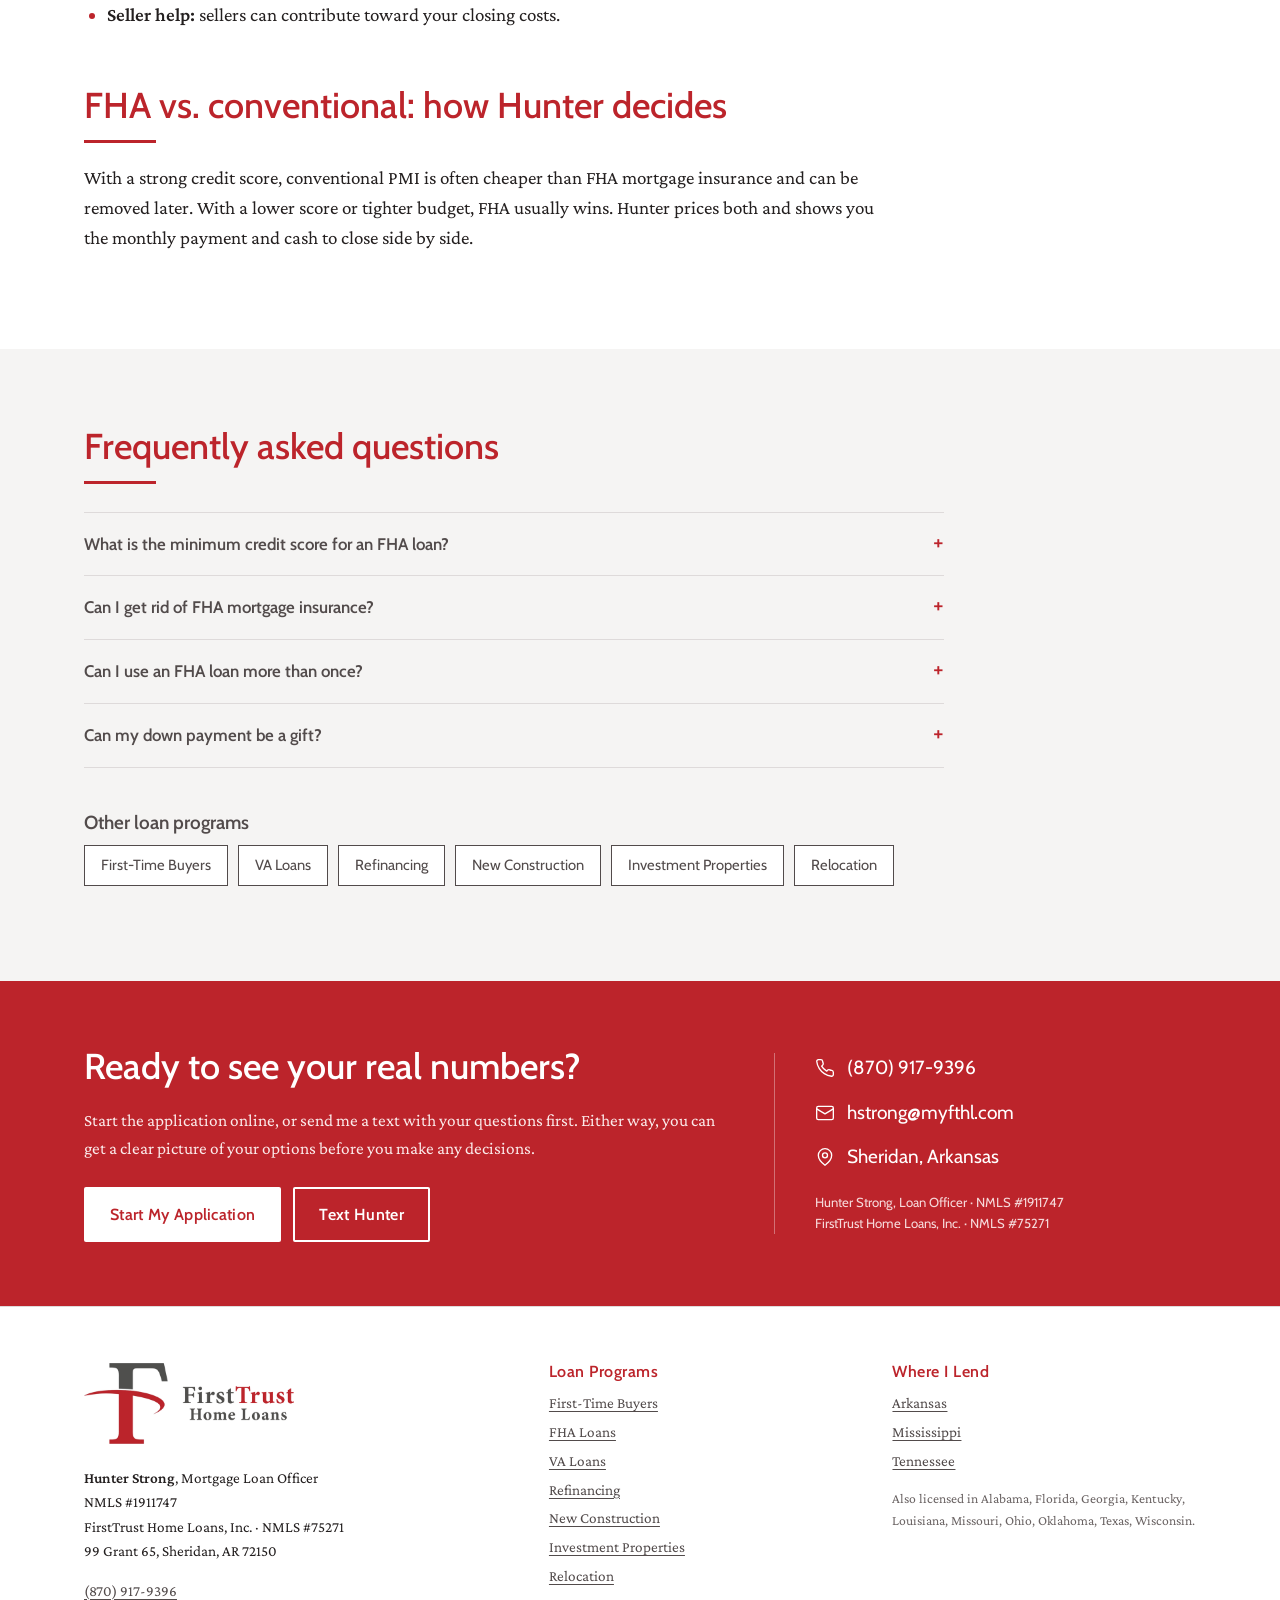
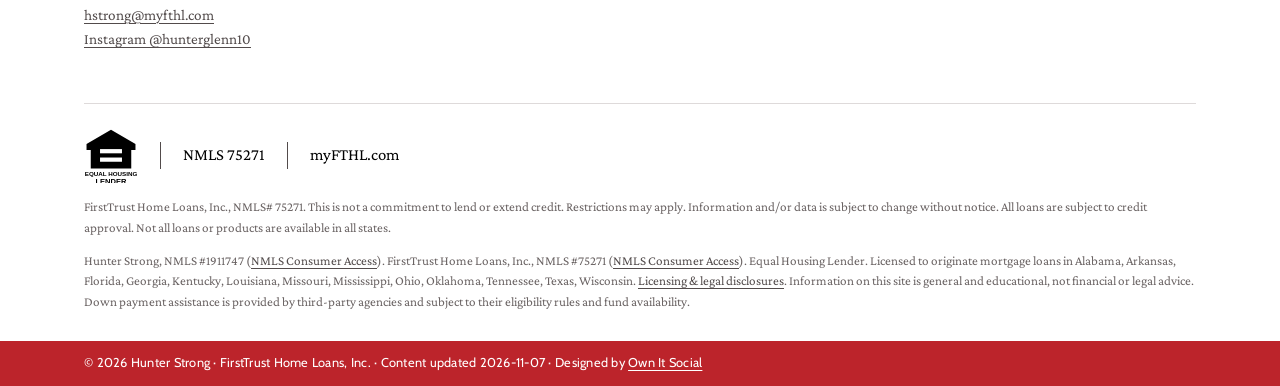
<file: fha-loans/index.html>
<!doctype html>
<html lang="en">
<head>
<meta charset="utf-8">
<meta name="viewport" content="width=device-width, initial-scale=1">
<title>FHA Loans in Arkansas, Mississippi &amp; Tennessee | Hunter Strong, NMLS #1911747</title>
<meta name="description" content="FHA loan guide from Hunter Strong at FirstTrust Home Loans: 3.5% down, credit score requirements, mortgage insurance and who FHA is best for.">
<link rel="canonical" href="https://www.hunterstrongloans.com/fha-loans/">
<meta name="robots" content="index, follow, max-image-preview:large, max-snippet:-1">
<meta name="author" content="Hunter Strong">
<meta property="og:type" content="profile">
<meta property="og:title" content="FHA Loans in Arkansas, Mississippi &amp; Tennessee | Hunter Strong, NMLS #1911747">
<meta property="og:description" content="FHA loan guide from Hunter Strong at FirstTrust Home Loans: 3.5% down, credit score requirements, mortgage insurance and who FHA is best for.">
<meta property="og:url" content="https://www.hunterstrongloans.com/fha-loans/">
<meta property="og:image" content="https://www.hunterstrongloans.com/assets/img/fha-loans.jpg">
<meta property="og:site_name" content="Hunter Strong, Loan Officer">
<meta property="profile:first_name" content="Hunter">
<meta property="profile:last_name" content="Strong">
<meta name="twitter:card" content="summary_large_image">
<meta name="theme-color" content="#bc242b">
<link rel="icon" href="/assets/firsttrust-mark.png" type="image/png">
<link rel="preconnect" href="https://fonts.googleapis.com">
<link rel="preconnect" href="https://fonts.gstatic.com" crossorigin>
<link href="https://fonts.googleapis.com/css2?family=Cabin:wght@400;500;600;700&family=Crimson+Pro:ital,wght@0,400;0,500;0,600;0,700;1,400&family=Mrs+Saint+Delafield&display=swap" rel="stylesheet">
<link rel="stylesheet" href="/assets/styles.css">
<link rel="alternate" type="text/plain" href="/llms.txt" title="LLM summary">
<script type="application/ld+json">
{
 "@context": "https://schema.org",
 "@graph": [
  {
   "@type": "WebSite",
   "@id": "https://www.hunterstrongloans.com/#website",
   "url": "https://www.hunterstrongloans.com/",
   "name": "Hunter Strong, Loan Officer | FirstTrust Home Loans",
   "inLanguage": "en-US",
   "publisher": {
    "@id": "https://www.hunterstrongloans.com/#person"
   },
   "about": {
    "@id": "https://www.hunterstrongloans.com/#person"
   }
  },
  {
   "@type": "Person",
   "@id": "https://www.hunterstrongloans.com/#person",
   "name": "Hunter Strong",
   "givenName": "Hunter",
   "familyName": "Strong",
   "jobTitle": "Mortgage Loan Officer",
   "description": "Mortgage loan officer with FirstTrust Home Loans (NMLS #1911747) with 8+ years of experience, licensed in 13 states and focused on Arkansas, Mississippi and Tennessee.",
   "url": "https://www.hunterstrongloans.com/",
   "image": "https://www.hunterstrongloans.com/assets/hunter-strong.jpg",
   "email": "mailto:hstrong@myfthl.com",
   "telephone": "+18709179396",
   "address": {
    "@type": "PostalAddress",
    "streetAddress": "99 Grant 65",
    "addressLocality": "Sheridan",
    "addressRegion": "AR",
    "postalCode": "72150",
    "addressCountry": "US"
   },
   "worksFor": {
    "@id": "https://www.firsttrusthomeloans.com/#organization"
   },
   "identifier": {
    "@type": "PropertyValue",
    "propertyID": "NMLS",
    "value": "1911747"
   },
   "hasCredential": {
    "@type": "EducationalOccupationalCredential",
    "name": "Mortgage Loan Originator License",
    "credentialCategory": "license",
    "identifier": "NMLS #1911747",
    "recognizedBy": {
     "@type": "Organization",
     "name": "Nationwide Multistate Licensing System (NMLS)",
     "url": "https://www.nmlsconsumeraccess.org/"
    },
    "url": "https://www.nmlsconsumeraccess.org/EntityDetails.aspx/INDIVIDUAL/1911747"
   },
   "hasOccupation": {
    "@type": "Occupation",
    "name": "Mortgage Loan Officer",
    "occupationLocation": [
     {
      "@type": "State",
      "name": "Alabama"
     },
     {
      "@type": "State",
      "name": "Arkansas"
     },
     {
      "@type": "State",
      "name": "Florida"
     },
     {
      "@type": "State",
      "name": "Georgia"
     },
     {
      "@type": "State",
      "name": "Kentucky"
     },
     {
      "@type": "State",
      "name": "Louisiana"
     },
     {
      "@type": "State",
      "name": "Missouri"
     },
     {
      "@type": "State",
      "name": "Mississippi"
     },
     {
      "@type": "State",
      "name": "Ohio"
     },
     {
      "@type": "State",
      "name": "Oklahoma"
     },
     {
      "@type": "State",
      "name": "Tennessee"
     },
     {
      "@type": "State",
      "name": "Texas"
     },
     {
      "@type": "State",
      "name": "Wisconsin"
     }
    ],
    "skills": "First-time home buyers, FHA loans, VA loans, Conventional loans, Refinancing, New construction, Investment properties, Relocation"
   },
   "knowsAbout": [
    "First-time home buyers",
    "FHA loans",
    "VA loans",
    "Conventional loans",
    "Refinancing",
    "New construction",
    "Investment properties",
    "Relocation",
    "Down payment assistance",
    "Mortgage pre-approval",
    "Cash to close",
    "Credit score improvement",
    "VA IRRRL",
    "FHA streamline refinance",
    "Cash-out refinance"
   ],
   "areaServed": [
    {
     "@type": "State",
     "name": "Alabama",
     "containedInPlace": {
      "@type": "Country",
      "name": "United States"
     }
    },
    {
     "@type": "State",
     "name": "Arkansas",
     "containedInPlace": {
      "@type": "Country",
      "name": "United States"
     }
    },
    {
     "@type": "State",
     "name": "Florida",
     "containedInPlace": {
      "@type": "Country",
      "name": "United States"
     }
    },
    {
     "@type": "State",
     "name": "Georgia",
     "containedInPlace": {
      "@type": "Country",
      "name": "United States"
     }
    },
    {
     "@type": "State",
     "name": "Kentucky",
     "containedInPlace": {
      "@type": "Country",
      "name": "United States"
     }
    },
    {
     "@type": "State",
     "name": "Louisiana",
     "containedInPlace": {
      "@type": "Country",
      "name": "United States"
     }
    },
    {
     "@type": "State",
     "name": "Missouri",
     "containedInPlace": {
      "@type": "Country",
      "name": "United States"
     }
    },
    {
     "@type": "State",
     "name": "Mississippi",
     "containedInPlace": {
      "@type": "Country",
      "name": "United States"
     }
    },
    {
     "@type": "State",
     "name": "Ohio",
     "containedInPlace": {
      "@type": "Country",
      "name": "United States"
     }
    },
    {
     "@type": "State",
     "name": "Oklahoma",
     "containedInPlace": {
      "@type": "Country",
      "name": "United States"
     }
    },
    {
     "@type": "State",
     "name": "Tennessee",
     "containedInPlace": {
      "@type": "Country",
      "name": "United States"
     }
    },
    {
     "@type": "State",
     "name": "Texas",
     "containedInPlace": {
      "@type": "Country",
      "name": "United States"
     }
    },
    {
     "@type": "State",
     "name": "Wisconsin",
     "containedInPlace": {
      "@type": "Country",
      "name": "United States"
     }
    }
   ],
   "sameAs": [
    "https://www.firsttrusthomeloans.com/hstrong/",
    "https://www.instagram.com/hunterglenn10/",
    "https://www.nmlsconsumeraccess.org/EntityDetails.aspx/INDIVIDUAL/1911747"
   ]
  },
  {
   "@type": [
    "FinancialService",
    "LocalBusiness"
   ],
   "@id": "https://www.hunterstrongloans.com/#business",
   "name": "Hunter Strong – Loan Officer, FirstTrust Home Loans",
   "description": "Home loans with Hunter Strong, NMLS #1911747: first-time buyer, FHA, VA, conventional, new construction, investment property and refinance loans in Arkansas, Mississippi, Tennessee and 10 more states.",
   "url": "https://www.hunterstrongloans.com/",
   "image": "https://www.hunterstrongloans.com/assets/hunter-strong.jpg",
   "telephone": "+18709179396",
   "email": "hstrong@myfthl.com",
   "address": {
    "@type": "PostalAddress",
    "streetAddress": "99 Grant 65",
    "addressLocality": "Sheridan",
    "addressRegion": "AR",
    "postalCode": "72150",
    "addressCountry": "US"
   },
   "founder": {
    "@id": "https://www.hunterstrongloans.com/#person"
   },
   "employee": {
    "@id": "https://www.hunterstrongloans.com/#person"
   },
   "parentOrganization": {
    "@id": "https://www.firsttrusthomeloans.com/#organization"
   },
   "areaServed": [
    {
     "@type": "State",
     "name": "Alabama",
     "containedInPlace": {
      "@type": "Country",
      "name": "United States"
     }
    },
    {
     "@type": "State",
     "name": "Arkansas",
     "containedInPlace": {
      "@type": "Country",
      "name": "United States"
     }
    },
    {
     "@type": "State",
     "name": "Florida",
     "containedInPlace": {
      "@type": "Country",
      "name": "United States"
     }
    },
    {
     "@type": "State",
     "name": "Georgia",
     "containedInPlace": {
      "@type": "Country",
      "name": "United States"
     }
    },
    {
     "@type": "State",
     "name": "Kentucky",
     "containedInPlace": {
      "@type": "Country",
      "name": "United States"
     }
    },
    {
     "@type": "State",
     "name": "Louisiana",
     "containedInPlace": {
      "@type": "Country",
      "name": "United States"
     }
    },
    {
     "@type": "State",
     "name": "Missouri",
     "containedInPlace": {
      "@type": "Country",
      "name": "United States"
     }
    },
    {
     "@type": "State",
     "name": "Mississippi",
     "containedInPlace": {
      "@type": "Country",
      "name": "United States"
     }
    },
    {
     "@type": "State",
     "name": "Ohio",
     "containedInPlace": {
      "@type": "Country",
      "name": "United States"
     }
    },
    {
     "@type": "State",
     "name": "Oklahoma",
     "containedInPlace": {
      "@type": "Country",
      "name": "United States"
     }
    },
    {
     "@type": "State",
     "name": "Tennessee",
     "containedInPlace": {
      "@type": "Country",
      "name": "United States"
     }
    },
    {
     "@type": "State",
     "name": "Texas",
     "containedInPlace": {
      "@type": "Country",
      "name": "United States"
     }
    },
    {
     "@type": "State",
     "name": "Wisconsin",
     "containedInPlace": {
      "@type": "Country",
      "name": "United States"
     }
    }
   ],
   "knowsLanguage": "en",
   "hasOfferCatalog": {
    "@type": "OfferCatalog",
    "name": "Home loan programs",
    "itemListElement": [
     {
      "@type": "Offer",
      "itemOffered": {
       "@type": "Service",
       "name": "First-time home buyer mortgage",
       "url": "https://www.hunterstrongloans.com/first-time-home-buyers/"
      }
     },
     {
      "@type": "Offer",
      "itemOffered": {
       "@type": "Service",
       "name": "FHA loan",
       "url": "https://www.hunterstrongloans.com/fha-loans/"
      }
     },
     {
      "@type": "Offer",
      "itemOffered": {
       "@type": "Service",
       "name": "VA loan",
       "url": "https://www.hunterstrongloans.com/va-loans/"
      }
     },
     {
      "@type": "Offer",
      "itemOffered": {
       "@type": "Service",
       "name": "Mortgage refinance",
       "url": "https://www.hunterstrongloans.com/refinance/"
      }
     },
     {
      "@type": "Offer",
      "itemOffered": {
       "@type": "Service",
       "name": "New construction mortgage",
       "url": "https://www.hunterstrongloans.com/new-construction-loans/"
      }
     },
     {
      "@type": "Offer",
      "itemOffered": {
       "@type": "Service",
       "name": "Investment property mortgage",
       "url": "https://www.hunterstrongloans.com/investment-property-loans/"
      }
     },
     {
      "@type": "Offer",
      "itemOffered": {
       "@type": "Service",
       "name": "Relocation mortgage",
       "url": "https://www.hunterstrongloans.com/relocation/"
      }
     }
    ]
   },
   "sameAs": [
    "https://www.firsttrusthomeloans.com/hstrong/",
    "https://www.instagram.com/hunterglenn10/"
   ]
  },
  {
   "@type": "Organization",
   "@id": "https://www.firsttrusthomeloans.com/#organization",
   "name": "FirstTrust Home Loans",
   "url": "https://www.firsttrusthomeloans.com/",
   "identifier": {
    "@type": "PropertyValue",
    "propertyID": "NMLS",
    "value": "75271"
   },
   "address": {
    "@type": "PostalAddress",
    "streetAddress": "99 Grant 65",
    "addressLocality": "Sheridan",
    "addressRegion": "AR",
    "postalCode": "72150",
    "addressCountry": "US"
   },
   "sameAs": [
    "https://www.nmlsconsumeraccess.org/EntityDetails.aspx/COMPANY/75271",
    "https://www.facebook.com/FirstTrustHomeLoansInc/",
    "https://www.instagram.com/firsttrusthomeloans/"
   ]
  },
  {
   "@type": "WebPage",
   "@id": "https://www.hunterstrongloans.com/fha-loans/#webpage",
   "url": "https://www.hunterstrongloans.com/fha-loans/",
   "name": "FHA Loans in Arkansas, Mississippi & Tennessee | Hunter Strong, NMLS #1911747",
   "description": "FHA loan guide from Hunter Strong at FirstTrust Home Loans: 3.5% down, credit score requirements, mortgage insurance and who FHA is best for.",
   "isPartOf": {
    "@id": "https://www.hunterstrongloans.com/#website"
   },
   "about": {
    "@id": "https://www.hunterstrongloans.com/#person"
   },
   "author": {
    "@id": "https://www.hunterstrongloans.com/#person"
   },
   "primaryImageOfPage": "https://www.hunterstrongloans.com/assets/hunter-strong.jpg",
   "dateModified": "2026-11-07",
   "inLanguage": "en-US"
  },
  {
   "@type": "BreadcrumbList",
   "@id": "https://www.hunterstrongloans.com/fha-loans/#breadcrumb",
   "itemListElement": [
    {
     "@type": "ListItem",
     "position": 1,
     "name": "Home",
     "item": "https://www.hunterstrongloans.com/"
    },
    {
     "@type": "ListItem",
     "position": 2,
     "name": "FHA Loans",
     "item": "https://www.hunterstrongloans.com/fha-loans/"
    }
   ]
  },
  {
   "@type": "Service",
   "@id": "https://www.hunterstrongloans.com/fha-loans/#service",
   "name": "FHA loan",
   "url": "https://www.hunterstrongloans.com/fha-loans/",
   "serviceType": "FHA loan",
   "provider": {
    "@id": "https://www.hunterstrongloans.com/#person"
   },
   "brand": {
    "@id": "https://www.firsttrusthomeloans.com/#organization"
   },
   "areaServed": [
    {
     "@type": "State",
     "name": "Alabama",
     "containedInPlace": {
      "@type": "Country",
      "name": "United States"
     }
    },
    {
     "@type": "State",
     "name": "Arkansas",
     "containedInPlace": {
      "@type": "Country",
      "name": "United States"
     }
    },
    {
     "@type": "State",
     "name": "Florida",
     "containedInPlace": {
      "@type": "Country",
      "name": "United States"
     }
    },
    {
     "@type": "State",
     "name": "Georgia",
     "containedInPlace": {
      "@type": "Country",
      "name": "United States"
     }
    },
    {
     "@type": "State",
     "name": "Kentucky",
     "containedInPlace": {
      "@type": "Country",
      "name": "United States"
     }
    },
    {
     "@type": "State",
     "name": "Louisiana",
     "containedInPlace": {
      "@type": "Country",
      "name": "United States"
     }
    },
    {
     "@type": "State",
     "name": "Missouri",
     "containedInPlace": {
      "@type": "Country",
      "name": "United States"
     }
    },
    {
     "@type": "State",
     "name": "Mississippi",
     "containedInPlace": {
      "@type": "Country",
      "name": "United States"
     }
    },
    {
     "@type": "State",
     "name": "Ohio",
     "containedInPlace": {
      "@type": "Country",
      "name": "United States"
     }
    },
    {
     "@type": "State",
     "name": "Oklahoma",
     "containedInPlace": {
      "@type": "Country",
      "name": "United States"
     }
    },
    {
     "@type": "State",
     "name": "Tennessee",
     "containedInPlace": {
      "@type": "Country",
      "name": "United States"
     }
    },
    {
     "@type": "State",
     "name": "Texas",
     "containedInPlace": {
      "@type": "Country",
      "name": "United States"
     }
    },
    {
     "@type": "State",
     "name": "Wisconsin",
     "containedInPlace": {
      "@type": "Country",
      "name": "United States"
     }
    }
   ]
  },
  {
   "@type": "FAQPage",
   "@id": "https://www.hunterstrongloans.com/fha-loans/#faq",
   "url": "https://www.hunterstrongloans.com/fha-loans/",
   "mainEntity": [
    {
     "@type": "Question",
     "name": "What is the minimum credit score for an FHA loan?",
     "acceptedAnswer": {
      "@type": "Answer",
      "text": "FHA guidelines allow 3.5% down with a 580 score and 10% down with a score from 500 to 579. Individual lenders may require higher scores, so ask Hunter where you stand."
     }
    },
    {
     "@type": "Question",
     "name": "Can I get rid of FHA mortgage insurance?",
     "acceptedAnswer": {
      "@type": "Answer",
      "text": "With less than 10% down, FHA mortgage insurance generally lasts for the life of the loan. Many borrowers refinance into a conventional loan once they have about 20% equity to remove it."
     }
    },
    {
     "@type": "Question",
     "name": "Can I use an FHA loan more than once?",
     "acceptedAnswer": {
      "@type": "Answer",
      "text": "Yes. FHA isn't only for first-time buyers. You can generally have one FHA loan at a time on your primary residence."
     }
    },
    {
     "@type": "Question",
     "name": "Can my down payment be a gift?",
     "acceptedAnswer": {
      "@type": "Answer",
      "text": "Yes. FHA allows your entire down payment to come from an acceptable gift source, such as a family member, with a signed gift letter and documentation."
     }
    }
   ]
  }
 ]
}
</script>
</head>
<body>
<a class="skip" href="#main">Skip to content</a>
<div class="topbar"><div class="wrap">
 <span>Hunter Strong, Loan Officer · NMLS #1911747 · FirstTrust Home Loans, Inc. · NMLS #75271</span>
 <span class="topbar-links"><a href="tel:+18709179396">(870) 917-9396</a><a href="mailto:hstrong@myfthl.com">hstrong@myfthl.com</a></span>
</div></div>
<header class="site-header">
 <div class="wrap">
  <a class="brand" href="/" aria-label="Hunter Strong, home">
   <span class="brand-name"><strong>Hunter Strong</strong><span>Loan Officer · NMLS #1911747</span></span>
   <img class="ft-logo" src="/assets/firsttrust-logo.png" width="640" height="246" alt="FirstTrust Home Loans">
  </a>
  <nav class="nav" aria-label="Main">
   <a href="/#loans">Loan Programs</a>
   <a href="/#process">How It Works</a>
   <a href="/#areas">Where I Lend</a>
   <a href="/#about">About</a>
   <a href="/#faq">FAQ</a>
   <a class="btn btn-primary btn-sm" href="https://apply.myfthl.com/homehub/signup/hstrong@myfthl.com" rel="noopener">Apply Now</a>
  </nav>
  <details class="menu">
   <summary aria-label="Open menu">Menu</summary>
   <div class="menu-panel">
    <a href="/">Home</a><a href="/first-time-home-buyers/">First-Time Buyers</a><a href="/fha-loans/">FHA Loans</a><a href="/va-loans/">VA Loans</a><a href="/refinance/">Refinancing</a><a href="/new-construction-loans/">New Construction</a><a href="/investment-property-loans/">Investment Properties</a><a href="/relocation/">Relocation</a><a href="/arkansas-loan-officer/">Arkansas</a><a href="/mississippi-loan-officer/">Mississippi</a><a href="/tennessee-loan-officer/">Tennessee</a><a href="/#faq">FAQ</a>
    <a href="tel:+18709179396">Call (870) 917-9396</a>
    <a class="menu-apply" href="https://apply.myfthl.com/homehub/signup/hstrong@myfthl.com" rel="noopener">Apply Now</a>
   </div>
  </details>
 </div>
</header>
<main id="main">
<div class="page-banner">
 <img src="/assets/img/fha-loans.jpg" alt="Brick home with a sidewalk and young trees in a new neighborhood" width="1100" height="733" fetchpriority="high">
 <div class="wrap">
  <nav class="crumbs" aria-label="Breadcrumb"><a href="/">Home</a> / FHA Loans</nav>
  <h1>FHA Loans</h1>
 </div>
</div>
<div class="page-intro"><div class="wrap page-intro-grid">
 <div class="answer">
  <h2>The short answer</h2><p>An FHA loan is a government-insured mortgage that allows <strong>3.5% down with a credit score of 580 or higher</strong> and more flexible debt-to-income limits than most conventional loans. Hunter Strong (NMLS #1911747, FirstTrust Home Loans) helps buyers in Arkansas, Mississippi, Tennessee and 10 other states decide whether FHA or conventional gives them the better overall deal.</p>
  <p class="updated">By Hunter Strong, Loan Officer, NMLS #1911747 · FirstTrust Home Loans, Inc. · Updated <time datetime="2026-11-07">November 7, 2026</time></p>
 </div>
 <aside class="side-card">
  <img src="/assets/hunter-strong.jpg" alt="Hunter Strong" width="600" height="600" loading="lazy">
  <p><strong>Talk it through with Hunter</strong>Call or text, evenings and weekends included.</p>
  <a class="btn btn-primary" href="https://apply.myfthl.com/homehub/signup/hstrong@myfthl.com" rel="noopener">Get Pre-Approved</a>
  <a class="side-phone" href="tel:+18709179396"><svg class="ico" viewBox="0 0 24 24" fill="none" stroke="currentColor" stroke-width="1.6" stroke-linecap="round" stroke-linejoin="round" aria-hidden="true"><path d="M22 16.9v3a2 2 0 0 1-2.2 2 19.8 19.8 0 0 1-8.6-3.1 19.5 19.5 0 0 1-6-6A19.8 19.8 0 0 1 2.1 4.2 2 2 0 0 1 4.1 2h3a2 2 0 0 1 2 1.7c.1.9.4 1.8.7 2.7a2 2 0 0 1-.5 2.1L8 9.8a16 16 0 0 0 6 6l1.3-1.3a2 2 0 0 1 2.1-.4c.9.3 1.8.6 2.7.7a2 2 0 0 1 1.7 2z"/></svg>(870) 917-9396</a>
 </aside>
</div></div>
<section class="body-section"><div class="wrap"><div class="content">
<h2>Who is an FHA loan good for?</h2>
<ul>
<li>First-time buyers with smaller down payments</li>
<li>Buyers with credit scores in the 580–680 range</li>
<li>Buyers carrying student loans or car payments that push their debt-to-income ratio up</li>
<li>Buyers getting gift money from family for the down payment</li>
<li>Buyers who want a 2–4 unit property and plan to live in one unit</li>
</ul>

<h2>FHA loan basics</h2>
<ul>
<li><strong>Down payment:</strong> 3.5% with a 580+ score; 10% with a score from 500 to 579.</li>
<li><strong>Mortgage insurance:</strong> an upfront premium (usually rolled into the loan) plus a monthly premium.</li>
<li><strong>Property:</strong> must be your primary residence and meet FHA appraisal standards.</li>
<li><strong>Loan limits:</strong> set by county each year.</li>
<li><strong>Seller help:</strong> sellers can contribute toward your closing costs.</li>
</ul>

<h2>FHA vs. conventional: how Hunter decides</h2>
<p>With a strong credit score, conventional PMI is often cheaper than FHA mortgage insurance and can be removed later. With a lower score or tighter budget, FHA usually wins. Hunter prices both and shows you the monthly payment and cash to close side by side.</p>
</div></div></section>
<section class="alt" id="faq"><div class="wrap"><div class="content">
 <h2>Frequently asked questions</h2>
 <div class="faq"><details><summary>What is the minimum credit score for an FHA loan?</summary><div class="a"><p>FHA guidelines allow 3.5% down with a 580 score and 10% down with a score from 500 to 579. Individual lenders may require higher scores, so ask Hunter where you stand.</p></div></details><details><summary>Can I get rid of FHA mortgage insurance?</summary><div class="a"><p>With less than 10% down, FHA mortgage insurance generally lasts for the life of the loan. Many borrowers refinance into a conventional loan once they have about 20% equity to remove it.</p></div></details><details><summary>Can I use an FHA loan more than once?</summary><div class="a"><p>Yes. FHA isn&#x27;t only for first-time buyers. You can generally have one FHA loan at a time on your primary residence.</p></div></details><details><summary>Can my down payment be a gift?</summary><div class="a"><p>Yes. FHA allows your entire down payment to come from an acceptable gift source, such as a family member, with a signed gift letter and documentation.</p></div></details></div>
 <div class="related"><h3>Other loan programs</h3><ul><li><a href="/first-time-home-buyers/">First-Time Buyers</a></li><li><a href="/va-loans/">VA Loans</a></li><li><a href="/refinance/">Refinancing</a></li><li><a href="/new-construction-loans/">New Construction</a></li><li><a href="/investment-property-loans/">Investment Properties</a></li><li><a href="/relocation/">Relocation</a></li></ul></div>
</div></div></section>
<section class="cta"><div class="wrap">
 <div class="cta-copy">
  <h2>Ready to see your real numbers?</h2>
  <p>Start the application online, or send me a text with your questions first. Either way, you can get a clear picture of your options before you make any decisions.</p>
  <div class="btn-row"><a class="btn btn-light" href="https://apply.myfthl.com/homehub/signup/hstrong@myfthl.com" rel="noopener">Start My Application</a><a class="btn btn-outline-light" href="sms:+18709179396">Text Hunter</a></div>
 </div>
 <ul class="cta-contact">
  <li><svg class="ico" viewBox="0 0 24 24" fill="none" stroke="currentColor" stroke-width="1.6" stroke-linecap="round" stroke-linejoin="round" aria-hidden="true"><path d="M22 16.9v3a2 2 0 0 1-2.2 2 19.8 19.8 0 0 1-8.6-3.1 19.5 19.5 0 0 1-6-6A19.8 19.8 0 0 1 2.1 4.2 2 2 0 0 1 4.1 2h3a2 2 0 0 1 2 1.7c.1.9.4 1.8.7 2.7a2 2 0 0 1-.5 2.1L8 9.8a16 16 0 0 0 6 6l1.3-1.3a2 2 0 0 1 2.1-.4c.9.3 1.8.6 2.7.7a2 2 0 0 1 1.7 2z"/></svg><a href="tel:+18709179396">(870) 917-9396</a></li>
  <li><svg class="ico" viewBox="0 0 24 24" fill="none" stroke="currentColor" stroke-width="1.6" stroke-linecap="round" stroke-linejoin="round" aria-hidden="true"><rect x="2" y="4" width="20" height="16" rx="2"/><path d="m22 7-10 6L2 7"/></svg><a href="mailto:hstrong@myfthl.com">hstrong@myfthl.com</a></li>
  <li><svg class="ico" viewBox="0 0 24 24" fill="none" stroke="currentColor" stroke-width="1.6" stroke-linecap="round" stroke-linejoin="round" aria-hidden="true"><path d="M20 10c0 6-8 12-8 12s-8-6-8-12a8 8 0 0 1 16 0z"/><circle cx="12" cy="10" r="3"/></svg><span>Sheridan, Arkansas</span></li>
  <li class="cta-nmls">Hunter Strong, Loan Officer · NMLS #1911747<br>FirstTrust Home Loans, Inc. · NMLS #75271</li>
 </ul>
</div></section>
</main>
<footer class="site-footer">
 <div class="wrap">
  <div class="foot-grid">
   <div class="foot-brand">
    <img class="ft-logo" src="/assets/firsttrust-logo.png" width="640" height="246" alt="FirstTrust Home Loans" loading="lazy">
    <p><strong>Hunter Strong</strong>, Mortgage Loan Officer<br>NMLS #1911747<br>
    FirstTrust Home Loans, Inc. · NMLS #75271<br>
    99 Grant 65, Sheridan, AR 72150</p>
    <p><a href="tel:+18709179396">(870) 917-9396</a><br><a href="mailto:hstrong@myfthl.com">hstrong@myfthl.com</a><br>
    <a href="https://www.instagram.com/hunterglenn10/" rel="noopener">Instagram @hunterglenn10</a></p>
   </div>
   <div><h3>Loan Programs</h3><ul><li><a href="/first-time-home-buyers/">First-Time Buyers</a></li><li><a href="/fha-loans/">FHA Loans</a></li><li><a href="/va-loans/">VA Loans</a></li><li><a href="/refinance/">Refinancing</a></li><li><a href="/new-construction-loans/">New Construction</a></li><li><a href="/investment-property-loans/">Investment Properties</a></li><li><a href="/relocation/">Relocation</a></li></ul></div>
   <div><h3>Where I Lend</h3><ul><li><a href="/arkansas-loan-officer/">Arkansas</a></li><li><a href="/mississippi-loan-officer/">Mississippi</a></li><li><a href="/tennessee-loan-officer/">Tennessee</a></li></ul>
    <p class="foot-licensed">Also licensed in Alabama, Florida, Georgia, Kentucky, Louisiana, Missouri, Ohio, Oklahoma, Texas, Wisconsin.</p></div>
  </div>
  <div class="legal">
   <div class="required"><svg class="eho-logo" viewBox="0 0 64 66" role="img" aria-label="Equal Housing Lender"><path fill="currentColor" d="M32 2 3 19v7h5v22h48V26h5v-7z"/><rect x="19" y="25" width="26" height="5" class="eho-cut"/><rect x="19" y="35" width="26" height="5" class="eho-cut"/><text x="32" y="57" text-anchor="middle" font-family="Arial,Helvetica,sans-serif" font-size="7.4" font-weight="700" fill="currentColor">EQUAL HOUSING</text><text x="32" y="66" text-anchor="middle" font-family="Arial,Helvetica,sans-serif" font-size="9" font-weight="700" fill="currentColor">LENDER</text></svg><span>NMLS 75271</span><a href="https://www.myfthl.com/" rel="noopener">myFTHL.com</a></div>
   <p>FirstTrust Home Loans, Inc., NMLS# 75271. This is not a commitment to lend or extend credit. Restrictions may apply. Information and/or data is subject to change without notice. All loans are subject to credit approval. Not all loans or products are available in all states.</p>
   <p>Hunter Strong, NMLS #1911747 (<a href="https://www.nmlsconsumeraccess.org/EntityDetails.aspx/INDIVIDUAL/1911747" rel="noopener">NMLS Consumer Access</a>). FirstTrust Home Loans, Inc., NMLS #75271 (<a href="https://www.nmlsconsumeraccess.org/EntityDetails.aspx/COMPANY/75271" rel="noopener">NMLS Consumer Access</a>). Equal Housing Lender. Licensed to originate mortgage loans in Alabama, Arkansas, Florida, Georgia, Kentucky, Louisiana, Missouri, Mississippi, Ohio, Oklahoma, Tennessee, Texas, Wisconsin. <a href="https://www.firsttrusthomeloans.com/licensing-legal/" rel="noopener">Licensing &amp; legal disclosures</a>. Information on this site is general and educational, not financial or legal advice. Down payment assistance is provided by third-party agencies and subject to their eligibility rules and fund availability.</p>
  </div>
 </div>
 <div class="foot-bar"><div class="wrap">© 2026 Hunter Strong · FirstTrust Home Loans, Inc. · Content updated 2026-11-07 · Designed by <a href="https://ownitsocial.com" target="_blank" rel="noopener" style="color:inherit">Own It Social</a></div></div>
</footer>
</body>
</html>
</file>
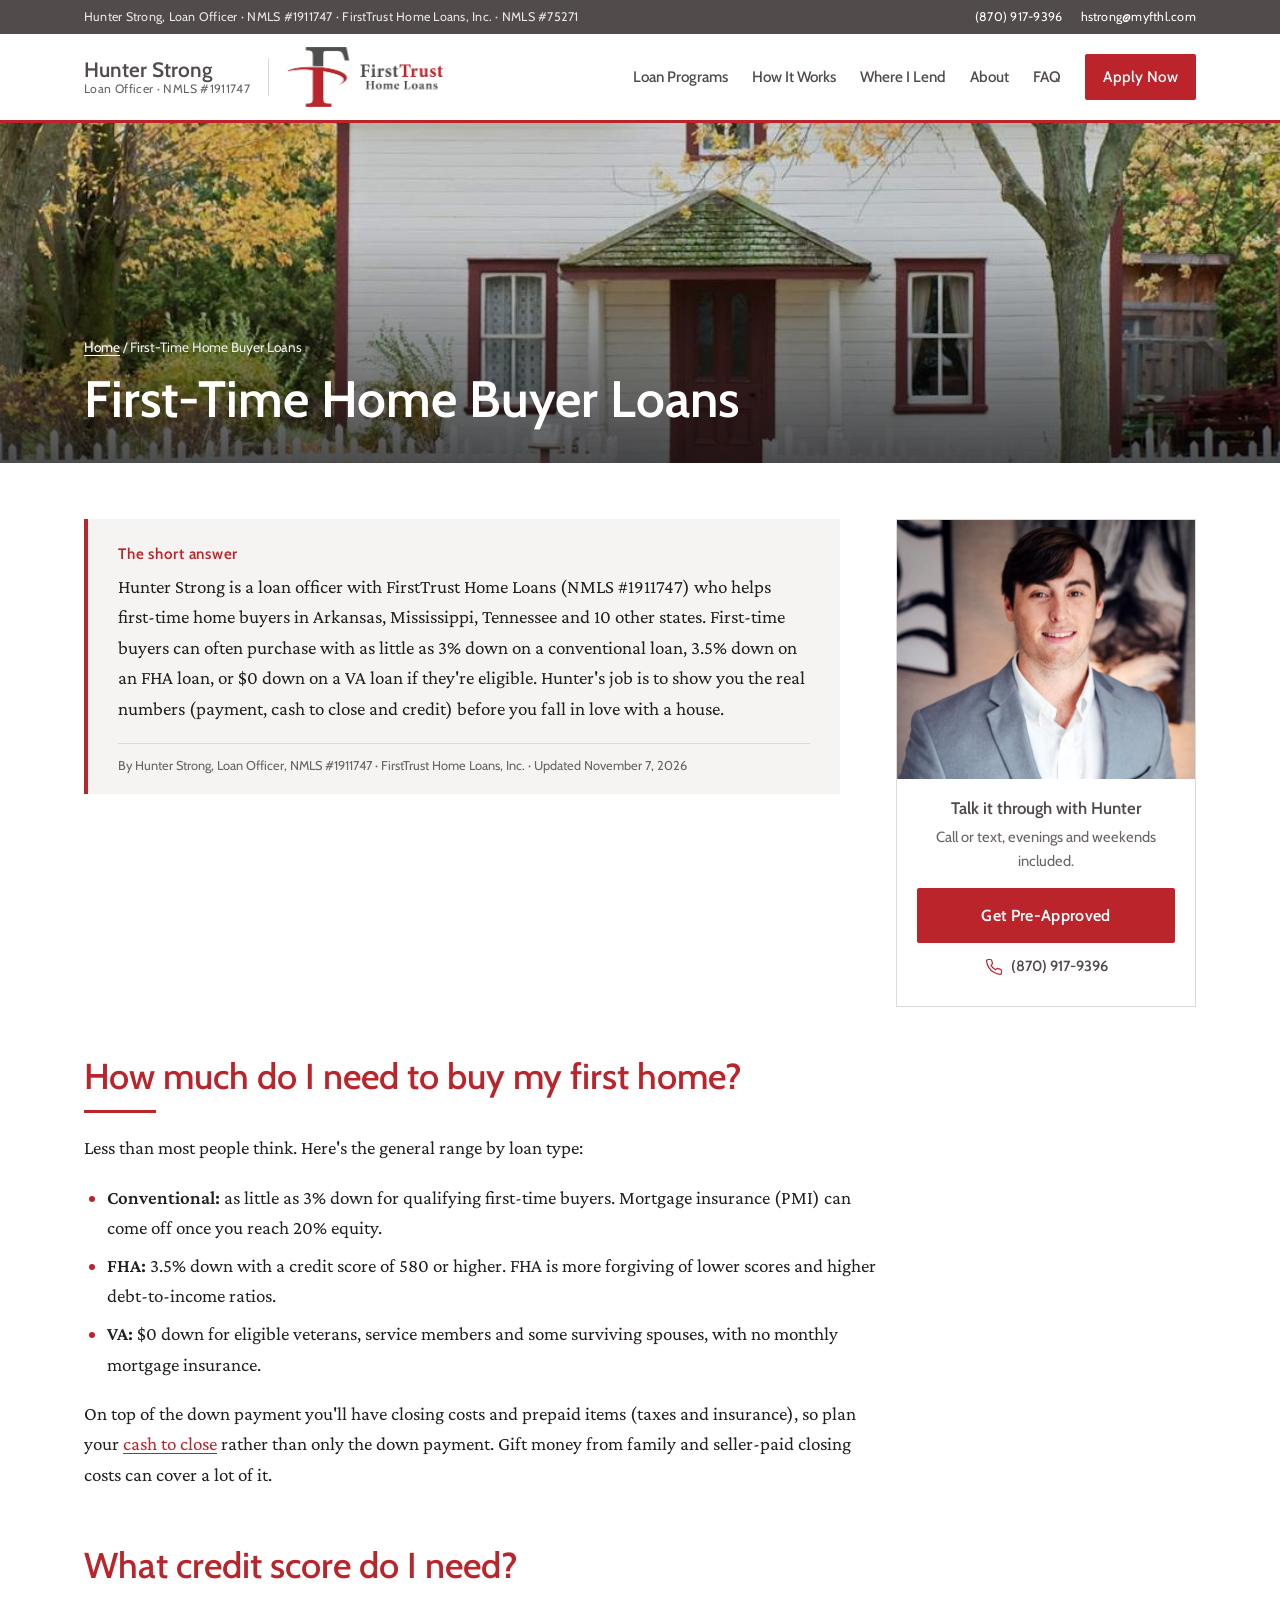
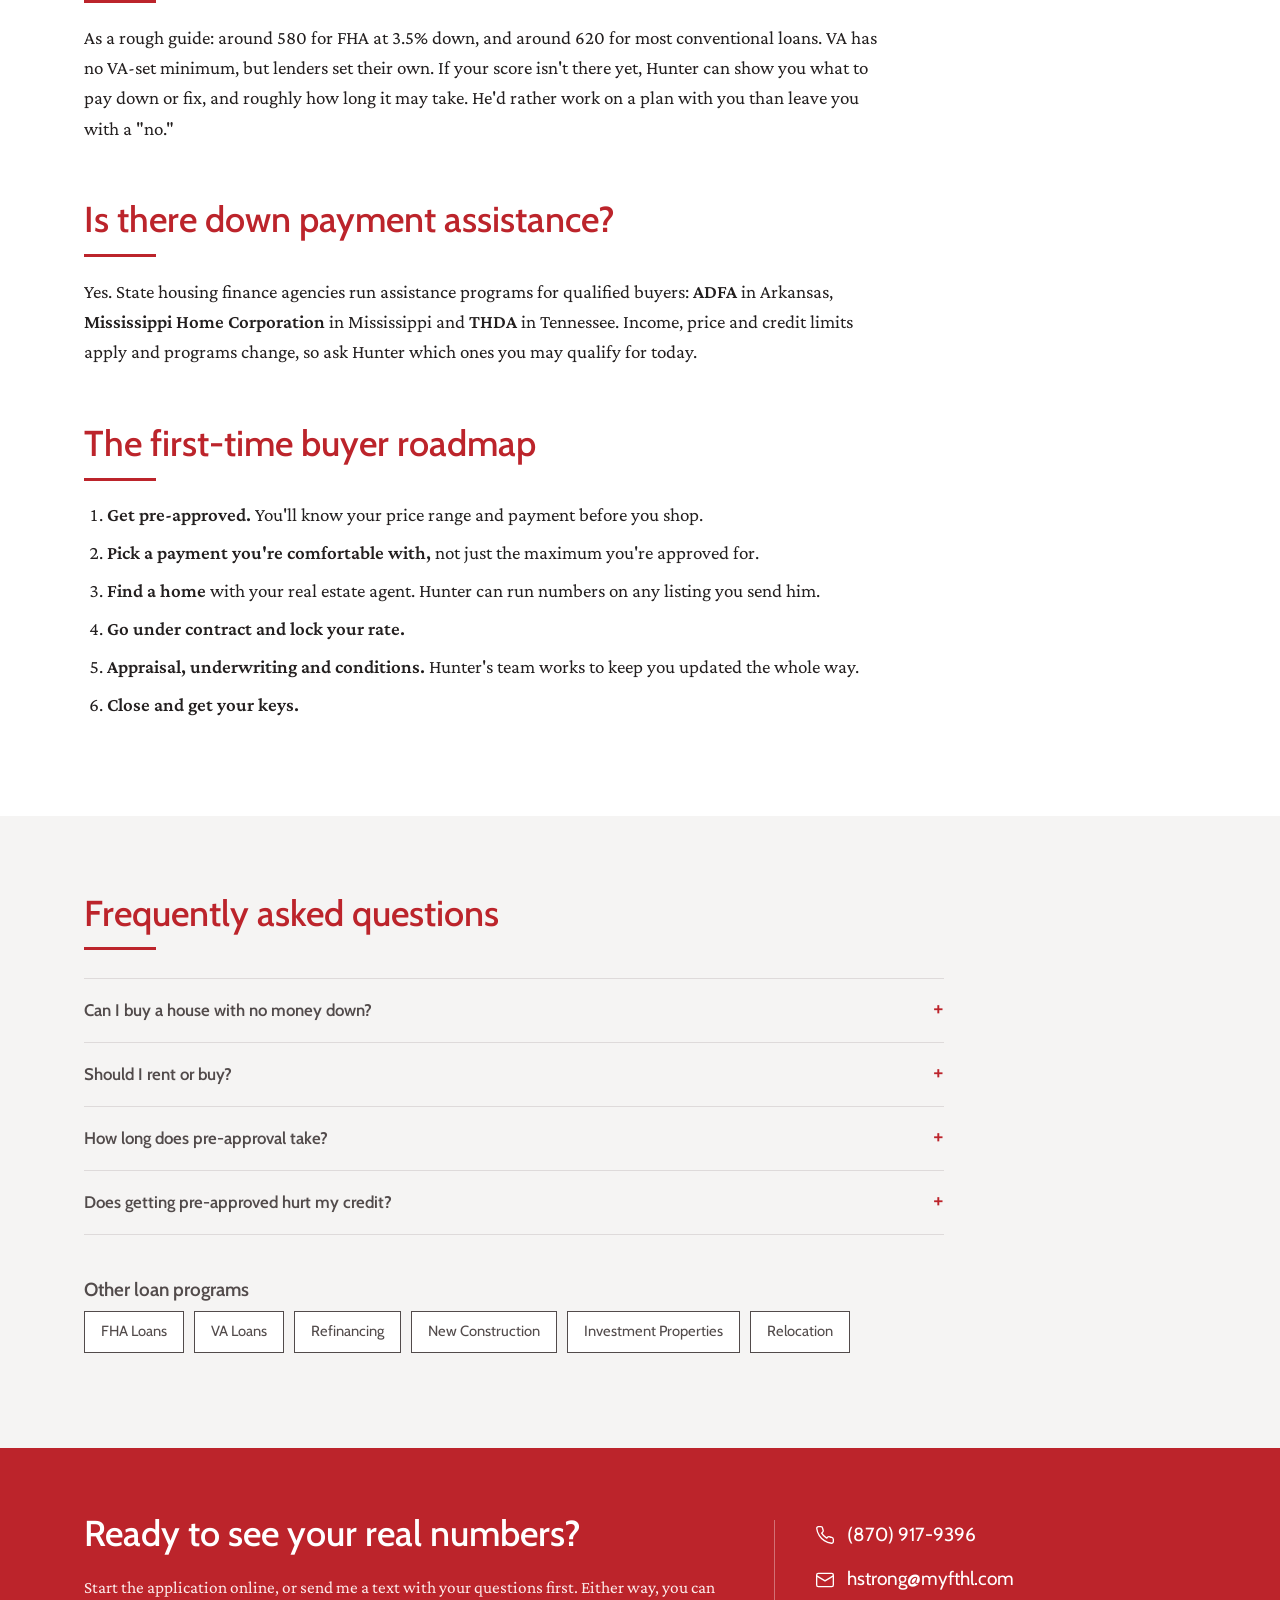
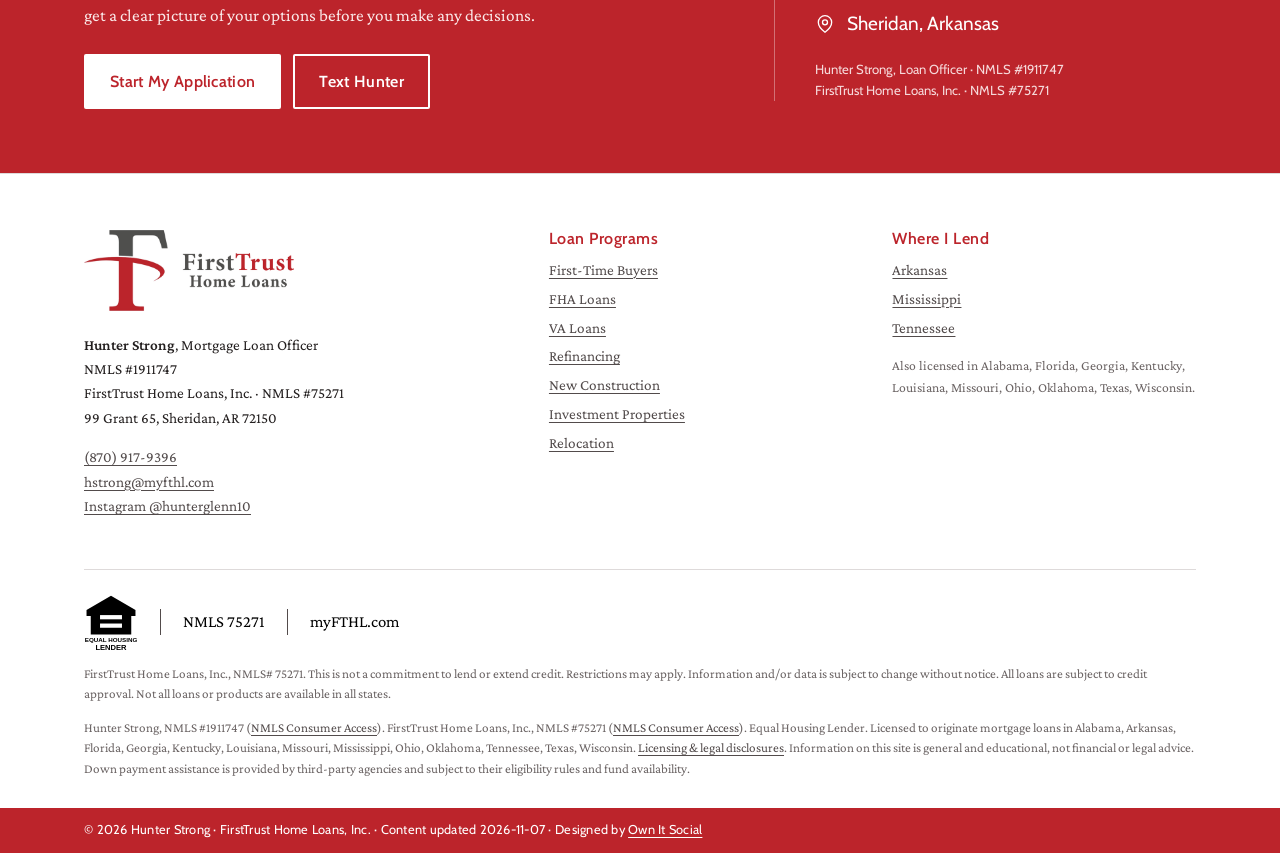
<file: first-time-home-buyers/index.html>
<!doctype html>
<html lang="en">
<head>
<meta charset="utf-8">
<meta name="viewport" content="width=device-width, initial-scale=1">
<title>First-Time Home Buyer Loans in Arkansas, Mississippi &amp; Tennessee | Hunter Strong</title>
<meta name="description" content="First-time home buyer guide from Hunter Strong, NMLS #1911747 with FirstTrust Home Loans. Down payment options, credit scores, cash to close and how to get pre-approved.">
<link rel="canonical" href="https://www.hunterstrongloans.com/first-time-home-buyers/">
<meta name="robots" content="index, follow, max-image-preview:large, max-snippet:-1">
<meta name="author" content="Hunter Strong">
<meta property="og:type" content="profile">
<meta property="og:title" content="First-Time Home Buyer Loans in Arkansas, Mississippi &amp; Tennessee | Hunter Strong">
<meta property="og:description" content="First-time home buyer guide from Hunter Strong, NMLS #1911747 with FirstTrust Home Loans. Down payment options, credit scores, cash to close and how to get pre-approved.">
<meta property="og:url" content="https://www.hunterstrongloans.com/first-time-home-buyers/">
<meta property="og:image" content="https://www.hunterstrongloans.com/assets/img/first-time-buyers.jpg">
<meta property="og:site_name" content="Hunter Strong, Loan Officer">
<meta property="profile:first_name" content="Hunter">
<meta property="profile:last_name" content="Strong">
<meta name="twitter:card" content="summary_large_image">
<meta name="theme-color" content="#bc242b">
<link rel="icon" href="/assets/firsttrust-mark.png" type="image/png">
<link rel="preconnect" href="https://fonts.googleapis.com">
<link rel="preconnect" href="https://fonts.gstatic.com" crossorigin>
<link href="https://fonts.googleapis.com/css2?family=Cabin:wght@400;500;600;700&family=Crimson+Pro:ital,wght@0,400;0,500;0,600;0,700;1,400&family=Mrs+Saint+Delafield&display=swap" rel="stylesheet">
<link rel="stylesheet" href="/assets/styles.css">
<link rel="alternate" type="text/plain" href="/llms.txt" title="LLM summary">
<script type="application/ld+json">
{
 "@context": "https://schema.org",
 "@graph": [
  {
   "@type": "WebSite",
   "@id": "https://www.hunterstrongloans.com/#website",
   "url": "https://www.hunterstrongloans.com/",
   "name": "Hunter Strong, Loan Officer | FirstTrust Home Loans",
   "inLanguage": "en-US",
   "publisher": {
    "@id": "https://www.hunterstrongloans.com/#person"
   },
   "about": {
    "@id": "https://www.hunterstrongloans.com/#person"
   }
  },
  {
   "@type": "Person",
   "@id": "https://www.hunterstrongloans.com/#person",
   "name": "Hunter Strong",
   "givenName": "Hunter",
   "familyName": "Strong",
   "jobTitle": "Mortgage Loan Officer",
   "description": "Mortgage loan officer with FirstTrust Home Loans (NMLS #1911747) with 8+ years of experience, licensed in 13 states and focused on Arkansas, Mississippi and Tennessee.",
   "url": "https://www.hunterstrongloans.com/",
   "image": "https://www.hunterstrongloans.com/assets/hunter-strong.jpg",
   "email": "mailto:hstrong@myfthl.com",
   "telephone": "+18709179396",
   "address": {
    "@type": "PostalAddress",
    "streetAddress": "99 Grant 65",
    "addressLocality": "Sheridan",
    "addressRegion": "AR",
    "postalCode": "72150",
    "addressCountry": "US"
   },
   "worksFor": {
    "@id": "https://www.firsttrusthomeloans.com/#organization"
   },
   "identifier": {
    "@type": "PropertyValue",
    "propertyID": "NMLS",
    "value": "1911747"
   },
   "hasCredential": {
    "@type": "EducationalOccupationalCredential",
    "name": "Mortgage Loan Originator License",
    "credentialCategory": "license",
    "identifier": "NMLS #1911747",
    "recognizedBy": {
     "@type": "Organization",
     "name": "Nationwide Multistate Licensing System (NMLS)",
     "url": "https://www.nmlsconsumeraccess.org/"
    },
    "url": "https://www.nmlsconsumeraccess.org/EntityDetails.aspx/INDIVIDUAL/1911747"
   },
   "hasOccupation": {
    "@type": "Occupation",
    "name": "Mortgage Loan Officer",
    "occupationLocation": [
     {
      "@type": "State",
      "name": "Alabama"
     },
     {
      "@type": "State",
      "name": "Arkansas"
     },
     {
      "@type": "State",
      "name": "Florida"
     },
     {
      "@type": "State",
      "name": "Georgia"
     },
     {
      "@type": "State",
      "name": "Kentucky"
     },
     {
      "@type": "State",
      "name": "Louisiana"
     },
     {
      "@type": "State",
      "name": "Missouri"
     },
     {
      "@type": "State",
      "name": "Mississippi"
     },
     {
      "@type": "State",
      "name": "Ohio"
     },
     {
      "@type": "State",
      "name": "Oklahoma"
     },
     {
      "@type": "State",
      "name": "Tennessee"
     },
     {
      "@type": "State",
      "name": "Texas"
     },
     {
      "@type": "State",
      "name": "Wisconsin"
     }
    ],
    "skills": "First-time home buyers, FHA loans, VA loans, Conventional loans, Refinancing, New construction, Investment properties, Relocation"
   },
   "knowsAbout": [
    "First-time home buyers",
    "FHA loans",
    "VA loans",
    "Conventional loans",
    "Refinancing",
    "New construction",
    "Investment properties",
    "Relocation",
    "Down payment assistance",
    "Mortgage pre-approval",
    "Cash to close",
    "Credit score improvement",
    "VA IRRRL",
    "FHA streamline refinance",
    "Cash-out refinance"
   ],
   "areaServed": [
    {
     "@type": "State",
     "name": "Alabama",
     "containedInPlace": {
      "@type": "Country",
      "name": "United States"
     }
    },
    {
     "@type": "State",
     "name": "Arkansas",
     "containedInPlace": {
      "@type": "Country",
      "name": "United States"
     }
    },
    {
     "@type": "State",
     "name": "Florida",
     "containedInPlace": {
      "@type": "Country",
      "name": "United States"
     }
    },
    {
     "@type": "State",
     "name": "Georgia",
     "containedInPlace": {
      "@type": "Country",
      "name": "United States"
     }
    },
    {
     "@type": "State",
     "name": "Kentucky",
     "containedInPlace": {
      "@type": "Country",
      "name": "United States"
     }
    },
    {
     "@type": "State",
     "name": "Louisiana",
     "containedInPlace": {
      "@type": "Country",
      "name": "United States"
     }
    },
    {
     "@type": "State",
     "name": "Missouri",
     "containedInPlace": {
      "@type": "Country",
      "name": "United States"
     }
    },
    {
     "@type": "State",
     "name": "Mississippi",
     "containedInPlace": {
      "@type": "Country",
      "name": "United States"
     }
    },
    {
     "@type": "State",
     "name": "Ohio",
     "containedInPlace": {
      "@type": "Country",
      "name": "United States"
     }
    },
    {
     "@type": "State",
     "name": "Oklahoma",
     "containedInPlace": {
      "@type": "Country",
      "name": "United States"
     }
    },
    {
     "@type": "State",
     "name": "Tennessee",
     "containedInPlace": {
      "@type": "Country",
      "name": "United States"
     }
    },
    {
     "@type": "State",
     "name": "Texas",
     "containedInPlace": {
      "@type": "Country",
      "name": "United States"
     }
    },
    {
     "@type": "State",
     "name": "Wisconsin",
     "containedInPlace": {
      "@type": "Country",
      "name": "United States"
     }
    }
   ],
   "sameAs": [
    "https://www.firsttrusthomeloans.com/hstrong/",
    "https://www.instagram.com/hunterglenn10/",
    "https://www.nmlsconsumeraccess.org/EntityDetails.aspx/INDIVIDUAL/1911747"
   ]
  },
  {
   "@type": [
    "FinancialService",
    "LocalBusiness"
   ],
   "@id": "https://www.hunterstrongloans.com/#business",
   "name": "Hunter Strong – Loan Officer, FirstTrust Home Loans",
   "description": "Home loans with Hunter Strong, NMLS #1911747: first-time buyer, FHA, VA, conventional, new construction, investment property and refinance loans in Arkansas, Mississippi, Tennessee and 10 more states.",
   "url": "https://www.hunterstrongloans.com/",
   "image": "https://www.hunterstrongloans.com/assets/hunter-strong.jpg",
   "telephone": "+18709179396",
   "email": "hstrong@myfthl.com",
   "address": {
    "@type": "PostalAddress",
    "streetAddress": "99 Grant 65",
    "addressLocality": "Sheridan",
    "addressRegion": "AR",
    "postalCode": "72150",
    "addressCountry": "US"
   },
   "founder": {
    "@id": "https://www.hunterstrongloans.com/#person"
   },
   "employee": {
    "@id": "https://www.hunterstrongloans.com/#person"
   },
   "parentOrganization": {
    "@id": "https://www.firsttrusthomeloans.com/#organization"
   },
   "areaServed": [
    {
     "@type": "State",
     "name": "Alabama",
     "containedInPlace": {
      "@type": "Country",
      "name": "United States"
     }
    },
    {
     "@type": "State",
     "name": "Arkansas",
     "containedInPlace": {
      "@type": "Country",
      "name": "United States"
     }
    },
    {
     "@type": "State",
     "name": "Florida",
     "containedInPlace": {
      "@type": "Country",
      "name": "United States"
     }
    },
    {
     "@type": "State",
     "name": "Georgia",
     "containedInPlace": {
      "@type": "Country",
      "name": "United States"
     }
    },
    {
     "@type": "State",
     "name": "Kentucky",
     "containedInPlace": {
      "@type": "Country",
      "name": "United States"
     }
    },
    {
     "@type": "State",
     "name": "Louisiana",
     "containedInPlace": {
      "@type": "Country",
      "name": "United States"
     }
    },
    {
     "@type": "State",
     "name": "Missouri",
     "containedInPlace": {
      "@type": "Country",
      "name": "United States"
     }
    },
    {
     "@type": "State",
     "name": "Mississippi",
     "containedInPlace": {
      "@type": "Country",
      "name": "United States"
     }
    },
    {
     "@type": "State",
     "name": "Ohio",
     "containedInPlace": {
      "@type": "Country",
      "name": "United States"
     }
    },
    {
     "@type": "State",
     "name": "Oklahoma",
     "containedInPlace": {
      "@type": "Country",
      "name": "United States"
     }
    },
    {
     "@type": "State",
     "name": "Tennessee",
     "containedInPlace": {
      "@type": "Country",
      "name": "United States"
     }
    },
    {
     "@type": "State",
     "name": "Texas",
     "containedInPlace": {
      "@type": "Country",
      "name": "United States"
     }
    },
    {
     "@type": "State",
     "name": "Wisconsin",
     "containedInPlace": {
      "@type": "Country",
      "name": "United States"
     }
    }
   ],
   "knowsLanguage": "en",
   "hasOfferCatalog": {
    "@type": "OfferCatalog",
    "name": "Home loan programs",
    "itemListElement": [
     {
      "@type": "Offer",
      "itemOffered": {
       "@type": "Service",
       "name": "First-time home buyer mortgage",
       "url": "https://www.hunterstrongloans.com/first-time-home-buyers/"
      }
     },
     {
      "@type": "Offer",
      "itemOffered": {
       "@type": "Service",
       "name": "FHA loan",
       "url": "https://www.hunterstrongloans.com/fha-loans/"
      }
     },
     {
      "@type": "Offer",
      "itemOffered": {
       "@type": "Service",
       "name": "VA loan",
       "url": "https://www.hunterstrongloans.com/va-loans/"
      }
     },
     {
      "@type": "Offer",
      "itemOffered": {
       "@type": "Service",
       "name": "Mortgage refinance",
       "url": "https://www.hunterstrongloans.com/refinance/"
      }
     },
     {
      "@type": "Offer",
      "itemOffered": {
       "@type": "Service",
       "name": "New construction mortgage",
       "url": "https://www.hunterstrongloans.com/new-construction-loans/"
      }
     },
     {
      "@type": "Offer",
      "itemOffered": {
       "@type": "Service",
       "name": "Investment property mortgage",
       "url": "https://www.hunterstrongloans.com/investment-property-loans/"
      }
     },
     {
      "@type": "Offer",
      "itemOffered": {
       "@type": "Service",
       "name": "Relocation mortgage",
       "url": "https://www.hunterstrongloans.com/relocation/"
      }
     }
    ]
   },
   "sameAs": [
    "https://www.firsttrusthomeloans.com/hstrong/",
    "https://www.instagram.com/hunterglenn10/"
   ]
  },
  {
   "@type": "Organization",
   "@id": "https://www.firsttrusthomeloans.com/#organization",
   "name": "FirstTrust Home Loans",
   "url": "https://www.firsttrusthomeloans.com/",
   "identifier": {
    "@type": "PropertyValue",
    "propertyID": "NMLS",
    "value": "75271"
   },
   "address": {
    "@type": "PostalAddress",
    "streetAddress": "99 Grant 65",
    "addressLocality": "Sheridan",
    "addressRegion": "AR",
    "postalCode": "72150",
    "addressCountry": "US"
   },
   "sameAs": [
    "https://www.nmlsconsumeraccess.org/EntityDetails.aspx/COMPANY/75271",
    "https://www.facebook.com/FirstTrustHomeLoansInc/",
    "https://www.instagram.com/firsttrusthomeloans/"
   ]
  },
  {
   "@type": "WebPage",
   "@id": "https://www.hunterstrongloans.com/first-time-home-buyers/#webpage",
   "url": "https://www.hunterstrongloans.com/first-time-home-buyers/",
   "name": "First-Time Home Buyer Loans in Arkansas, Mississippi & Tennessee | Hunter Strong",
   "description": "First-time home buyer guide from Hunter Strong, NMLS #1911747 with FirstTrust Home Loans. Down payment options, credit scores, cash to close and how to get pre-approved.",
   "isPartOf": {
    "@id": "https://www.hunterstrongloans.com/#website"
   },
   "about": {
    "@id": "https://www.hunterstrongloans.com/#person"
   },
   "author": {
    "@id": "https://www.hunterstrongloans.com/#person"
   },
   "primaryImageOfPage": "https://www.hunterstrongloans.com/assets/hunter-strong.jpg",
   "dateModified": "2026-11-07",
   "inLanguage": "en-US"
  },
  {
   "@type": "BreadcrumbList",
   "@id": "https://www.hunterstrongloans.com/first-time-home-buyers/#breadcrumb",
   "itemListElement": [
    {
     "@type": "ListItem",
     "position": 1,
     "name": "Home",
     "item": "https://www.hunterstrongloans.com/"
    },
    {
     "@type": "ListItem",
     "position": 2,
     "name": "First-Time Home Buyer Loans",
     "item": "https://www.hunterstrongloans.com/first-time-home-buyers/"
    }
   ]
  },
  {
   "@type": "Service",
   "@id": "https://www.hunterstrongloans.com/first-time-home-buyers/#service",
   "name": "First-time home buyer mortgage",
   "url": "https://www.hunterstrongloans.com/first-time-home-buyers/",
   "serviceType": "First-time home buyer mortgage",
   "provider": {
    "@id": "https://www.hunterstrongloans.com/#person"
   },
   "brand": {
    "@id": "https://www.firsttrusthomeloans.com/#organization"
   },
   "areaServed": [
    {
     "@type": "State",
     "name": "Alabama",
     "containedInPlace": {
      "@type": "Country",
      "name": "United States"
     }
    },
    {
     "@type": "State",
     "name": "Arkansas",
     "containedInPlace": {
      "@type": "Country",
      "name": "United States"
     }
    },
    {
     "@type": "State",
     "name": "Florida",
     "containedInPlace": {
      "@type": "Country",
      "name": "United States"
     }
    },
    {
     "@type": "State",
     "name": "Georgia",
     "containedInPlace": {
      "@type": "Country",
      "name": "United States"
     }
    },
    {
     "@type": "State",
     "name": "Kentucky",
     "containedInPlace": {
      "@type": "Country",
      "name": "United States"
     }
    },
    {
     "@type": "State",
     "name": "Louisiana",
     "containedInPlace": {
      "@type": "Country",
      "name": "United States"
     }
    },
    {
     "@type": "State",
     "name": "Missouri",
     "containedInPlace": {
      "@type": "Country",
      "name": "United States"
     }
    },
    {
     "@type": "State",
     "name": "Mississippi",
     "containedInPlace": {
      "@type": "Country",
      "name": "United States"
     }
    },
    {
     "@type": "State",
     "name": "Ohio",
     "containedInPlace": {
      "@type": "Country",
      "name": "United States"
     }
    },
    {
     "@type": "State",
     "name": "Oklahoma",
     "containedInPlace": {
      "@type": "Country",
      "name": "United States"
     }
    },
    {
     "@type": "State",
     "name": "Tennessee",
     "containedInPlace": {
      "@type": "Country",
      "name": "United States"
     }
    },
    {
     "@type": "State",
     "name": "Texas",
     "containedInPlace": {
      "@type": "Country",
      "name": "United States"
     }
    },
    {
     "@type": "State",
     "name": "Wisconsin",
     "containedInPlace": {
      "@type": "Country",
      "name": "United States"
     }
    }
   ]
  },
  {
   "@type": "FAQPage",
   "@id": "https://www.hunterstrongloans.com/first-time-home-buyers/#faq",
   "url": "https://www.hunterstrongloans.com/first-time-home-buyers/",
   "mainEntity": [
    {
     "@type": "Question",
     "name": "Can I buy a house with no money down?",
     "acceptedAnswer": {
      "@type": "Answer",
      "text": "Yes, if you qualify for a VA loan, which allows $0 down for eligible veterans and service members. Otherwise, down payment assistance programs, gift funds from family and seller-paid closing costs can bring your out-of-pocket cost close to zero on a conventional or FHA loan."
     }
    },
    {
     "@type": "Question",
     "name": "Should I rent or buy?",
     "acceptedAnswer": {
      "@type": "Answer",
      "text": "It depends on how long you plan to stay and what a mortgage payment looks like next to your rent. Hunter can run a side-by-side comparison of your rent and an estimated total house payment (principal, interest, taxes, insurance and mortgage insurance) so you can decide with real numbers."
     }
    },
    {
     "@type": "Question",
     "name": "How long does pre-approval take?",
     "acceptedAnswer": {
      "@type": "Answer",
      "text": "Often the same day once Hunter has your application, income documents and credit. Applying through his secure online application is the fastest way to start."
     }
    },
    {
     "@type": "Question",
     "name": "Does getting pre-approved hurt my credit?",
     "acceptedAnswer": {
      "@type": "Answer",
      "text": "A mortgage credit check is a hard inquiry, which can move your score a few points. Credit scoring models generally treat multiple mortgage inquiries within a short window as one, so you can shop without being penalized for each check."
     }
    }
   ]
  }
 ]
}
</script>
</head>
<body>
<a class="skip" href="#main">Skip to content</a>
<div class="topbar"><div class="wrap">
 <span>Hunter Strong, Loan Officer · NMLS #1911747 · FirstTrust Home Loans, Inc. · NMLS #75271</span>
 <span class="topbar-links"><a href="tel:+18709179396">(870) 917-9396</a><a href="mailto:hstrong@myfthl.com">hstrong@myfthl.com</a></span>
</div></div>
<header class="site-header">
 <div class="wrap">
  <a class="brand" href="/" aria-label="Hunter Strong, home">
   <span class="brand-name"><strong>Hunter Strong</strong><span>Loan Officer · NMLS #1911747</span></span>
   <img class="ft-logo" src="/assets/firsttrust-logo.png" width="640" height="246" alt="FirstTrust Home Loans">
  </a>
  <nav class="nav" aria-label="Main">
   <a href="/#loans">Loan Programs</a>
   <a href="/#process">How It Works</a>
   <a href="/#areas">Where I Lend</a>
   <a href="/#about">About</a>
   <a href="/#faq">FAQ</a>
   <a class="btn btn-primary btn-sm" href="https://apply.myfthl.com/homehub/signup/hstrong@myfthl.com" rel="noopener">Apply Now</a>
  </nav>
  <details class="menu">
   <summary aria-label="Open menu">Menu</summary>
   <div class="menu-panel">
    <a href="/">Home</a><a href="/first-time-home-buyers/">First-Time Buyers</a><a href="/fha-loans/">FHA Loans</a><a href="/va-loans/">VA Loans</a><a href="/refinance/">Refinancing</a><a href="/new-construction-loans/">New Construction</a><a href="/investment-property-loans/">Investment Properties</a><a href="/relocation/">Relocation</a><a href="/arkansas-loan-officer/">Arkansas</a><a href="/mississippi-loan-officer/">Mississippi</a><a href="/tennessee-loan-officer/">Tennessee</a><a href="/#faq">FAQ</a>
    <a href="tel:+18709179396">Call (870) 917-9396</a>
    <a class="menu-apply" href="https://apply.myfthl.com/homehub/signup/hstrong@myfthl.com" rel="noopener">Apply Now</a>
   </div>
  </details>
 </div>
</header>
<main id="main">
<div class="page-banner">
 <img src="/assets/img/first-time-buyers.jpg" alt="Small white house with a picket fence and fall leaves in the yard" width="1100" height="733" fetchpriority="high">
 <div class="wrap">
  <nav class="crumbs" aria-label="Breadcrumb"><a href="/">Home</a> / First-Time Home Buyer Loans</nav>
  <h1>First-Time Home Buyer Loans</h1>
 </div>
</div>
<div class="page-intro"><div class="wrap page-intro-grid">
 <div class="answer">
  <h2>The short answer</h2><p>Hunter Strong is a loan officer with FirstTrust Home Loans (NMLS #1911747) who helps first-time home buyers in Arkansas, Mississippi, Tennessee and 10 other states. First-time buyers can often purchase with as little as 3% down on a conventional loan, 3.5% down on an FHA loan, or $0 down on a VA loan if they're eligible. Hunter's job is to show you the real numbers (payment, cash to close and credit) before you fall in love with a house.</p>
  <p class="updated">By Hunter Strong, Loan Officer, NMLS #1911747 · FirstTrust Home Loans, Inc. · Updated <time datetime="2026-11-07">November 7, 2026</time></p>
 </div>
 <aside class="side-card">
  <img src="/assets/hunter-strong.jpg" alt="Hunter Strong" width="600" height="600" loading="lazy">
  <p><strong>Talk it through with Hunter</strong>Call or text, evenings and weekends included.</p>
  <a class="btn btn-primary" href="https://apply.myfthl.com/homehub/signup/hstrong@myfthl.com" rel="noopener">Get Pre-Approved</a>
  <a class="side-phone" href="tel:+18709179396"><svg class="ico" viewBox="0 0 24 24" fill="none" stroke="currentColor" stroke-width="1.6" stroke-linecap="round" stroke-linejoin="round" aria-hidden="true"><path d="M22 16.9v3a2 2 0 0 1-2.2 2 19.8 19.8 0 0 1-8.6-3.1 19.5 19.5 0 0 1-6-6A19.8 19.8 0 0 1 2.1 4.2 2 2 0 0 1 4.1 2h3a2 2 0 0 1 2 1.7c.1.9.4 1.8.7 2.7a2 2 0 0 1-.5 2.1L8 9.8a16 16 0 0 0 6 6l1.3-1.3a2 2 0 0 1 2.1-.4c.9.3 1.8.6 2.7.7a2 2 0 0 1 1.7 2z"/></svg>(870) 917-9396</a>
 </aside>
</div></div>
<section class="body-section"><div class="wrap"><div class="content">
<h2>How much do I need to buy my first home?</h2>
<p>Less than most people think. Here's the general range by loan type:</p>
<ul>
<li><strong>Conventional:</strong> as little as 3% down for qualifying first-time buyers. Mortgage insurance (PMI) can come off once you reach 20% equity.</li>
<li><strong>FHA:</strong> 3.5% down with a credit score of 580 or higher. FHA is more forgiving of lower scores and higher debt-to-income ratios.</li>
<li><strong>VA:</strong> $0 down for eligible veterans, service members and some surviving spouses, with no monthly mortgage insurance.</li>
</ul>
<p>On top of the down payment you'll have closing costs and prepaid items (taxes and insurance), so plan your <a href="/#faq">cash to close</a> rather than only the down payment. Gift money from family and seller-paid closing costs can cover a lot of it.</p>

<h2>What credit score do I need?</h2>
<p>As a rough guide: around 580 for FHA at 3.5% down, and around 620 for most conventional loans. VA has no VA-set minimum, but lenders set their own. If your score isn't there yet, Hunter can show you what to pay down or fix, and roughly how long it may take. He'd rather work on a plan with you than leave you with a "no."</p>

<h2>Is there down payment assistance?</h2>
<p>Yes. State housing finance agencies run assistance programs for qualified buyers: <strong>ADFA</strong> in Arkansas, <strong>Mississippi Home Corporation</strong> in Mississippi and <strong>THDA</strong> in Tennessee. Income, price and credit limits apply and programs change, so ask Hunter which ones you may qualify for today.</p>

<h2>The first-time buyer roadmap</h2>
<ol>
<li><strong>Get pre-approved.</strong> You'll know your price range and payment before you shop.</li>
<li><strong>Pick a payment you're comfortable with,</strong> not just the maximum you're approved for.</li>
<li><strong>Find a home</strong> with your real estate agent. Hunter can run numbers on any listing you send him.</li>
<li><strong>Go under contract and lock your rate.</strong></li>
<li><strong>Appraisal, underwriting and conditions.</strong> Hunter's team works to keep you updated the whole way.</li>
<li><strong>Close and get your keys.</strong></li>
</ol>
</div></div></section>
<section class="alt" id="faq"><div class="wrap"><div class="content">
 <h2>Frequently asked questions</h2>
 <div class="faq"><details><summary>Can I buy a house with no money down?</summary><div class="a"><p>Yes, if you qualify for a VA loan, which allows $0 down for eligible veterans and service members. Otherwise, down payment assistance programs, gift funds from family and seller-paid closing costs can bring your out-of-pocket cost close to zero on a conventional or FHA loan.</p></div></details><details><summary>Should I rent or buy?</summary><div class="a"><p>It depends on how long you plan to stay and what a mortgage payment looks like next to your rent. Hunter can run a side-by-side comparison of your rent and an estimated total house payment (principal, interest, taxes, insurance and mortgage insurance) so you can decide with real numbers.</p></div></details><details><summary>How long does pre-approval take?</summary><div class="a"><p>Often the same day once Hunter has your application, income documents and credit. Applying through his secure online application is the fastest way to start.</p></div></details><details><summary>Does getting pre-approved hurt my credit?</summary><div class="a"><p>A mortgage credit check is a hard inquiry, which can move your score a few points. Credit scoring models generally treat multiple mortgage inquiries within a short window as one, so you can shop without being penalized for each check.</p></div></details></div>
 <div class="related"><h3>Other loan programs</h3><ul><li><a href="/fha-loans/">FHA Loans</a></li><li><a href="/va-loans/">VA Loans</a></li><li><a href="/refinance/">Refinancing</a></li><li><a href="/new-construction-loans/">New Construction</a></li><li><a href="/investment-property-loans/">Investment Properties</a></li><li><a href="/relocation/">Relocation</a></li></ul></div>
</div></div></section>
<section class="cta"><div class="wrap">
 <div class="cta-copy">
  <h2>Ready to see your real numbers?</h2>
  <p>Start the application online, or send me a text with your questions first. Either way, you can get a clear picture of your options before you make any decisions.</p>
  <div class="btn-row"><a class="btn btn-light" href="https://apply.myfthl.com/homehub/signup/hstrong@myfthl.com" rel="noopener">Start My Application</a><a class="btn btn-outline-light" href="sms:+18709179396">Text Hunter</a></div>
 </div>
 <ul class="cta-contact">
  <li><svg class="ico" viewBox="0 0 24 24" fill="none" stroke="currentColor" stroke-width="1.6" stroke-linecap="round" stroke-linejoin="round" aria-hidden="true"><path d="M22 16.9v3a2 2 0 0 1-2.2 2 19.8 19.8 0 0 1-8.6-3.1 19.5 19.5 0 0 1-6-6A19.8 19.8 0 0 1 2.1 4.2 2 2 0 0 1 4.1 2h3a2 2 0 0 1 2 1.7c.1.9.4 1.8.7 2.7a2 2 0 0 1-.5 2.1L8 9.8a16 16 0 0 0 6 6l1.3-1.3a2 2 0 0 1 2.1-.4c.9.3 1.8.6 2.7.7a2 2 0 0 1 1.7 2z"/></svg><a href="tel:+18709179396">(870) 917-9396</a></li>
  <li><svg class="ico" viewBox="0 0 24 24" fill="none" stroke="currentColor" stroke-width="1.6" stroke-linecap="round" stroke-linejoin="round" aria-hidden="true"><rect x="2" y="4" width="20" height="16" rx="2"/><path d="m22 7-10 6L2 7"/></svg><a href="mailto:hstrong@myfthl.com">hstrong@myfthl.com</a></li>
  <li><svg class="ico" viewBox="0 0 24 24" fill="none" stroke="currentColor" stroke-width="1.6" stroke-linecap="round" stroke-linejoin="round" aria-hidden="true"><path d="M20 10c0 6-8 12-8 12s-8-6-8-12a8 8 0 0 1 16 0z"/><circle cx="12" cy="10" r="3"/></svg><span>Sheridan, Arkansas</span></li>
  <li class="cta-nmls">Hunter Strong, Loan Officer · NMLS #1911747<br>FirstTrust Home Loans, Inc. · NMLS #75271</li>
 </ul>
</div></section>
</main>
<footer class="site-footer">
 <div class="wrap">
  <div class="foot-grid">
   <div class="foot-brand">
    <img class="ft-logo" src="/assets/firsttrust-logo.png" width="640" height="246" alt="FirstTrust Home Loans" loading="lazy">
    <p><strong>Hunter Strong</strong>, Mortgage Loan Officer<br>NMLS #1911747<br>
    FirstTrust Home Loans, Inc. · NMLS #75271<br>
    99 Grant 65, Sheridan, AR 72150</p>
    <p><a href="tel:+18709179396">(870) 917-9396</a><br><a href="mailto:hstrong@myfthl.com">hstrong@myfthl.com</a><br>
    <a href="https://www.instagram.com/hunterglenn10/" rel="noopener">Instagram @hunterglenn10</a></p>
   </div>
   <div><h3>Loan Programs</h3><ul><li><a href="/first-time-home-buyers/">First-Time Buyers</a></li><li><a href="/fha-loans/">FHA Loans</a></li><li><a href="/va-loans/">VA Loans</a></li><li><a href="/refinance/">Refinancing</a></li><li><a href="/new-construction-loans/">New Construction</a></li><li><a href="/investment-property-loans/">Investment Properties</a></li><li><a href="/relocation/">Relocation</a></li></ul></div>
   <div><h3>Where I Lend</h3><ul><li><a href="/arkansas-loan-officer/">Arkansas</a></li><li><a href="/mississippi-loan-officer/">Mississippi</a></li><li><a href="/tennessee-loan-officer/">Tennessee</a></li></ul>
    <p class="foot-licensed">Also licensed in Alabama, Florida, Georgia, Kentucky, Louisiana, Missouri, Ohio, Oklahoma, Texas, Wisconsin.</p></div>
  </div>
  <div class="legal">
   <div class="required"><svg class="eho-logo" viewBox="0 0 64 66" role="img" aria-label="Equal Housing Lender"><path fill="currentColor" d="M32 2 3 19v7h5v22h48V26h5v-7z"/><rect x="19" y="25" width="26" height="5" class="eho-cut"/><rect x="19" y="35" width="26" height="5" class="eho-cut"/><text x="32" y="57" text-anchor="middle" font-family="Arial,Helvetica,sans-serif" font-size="7.4" font-weight="700" fill="currentColor">EQUAL HOUSING</text><text x="32" y="66" text-anchor="middle" font-family="Arial,Helvetica,sans-serif" font-size="9" font-weight="700" fill="currentColor">LENDER</text></svg><span>NMLS 75271</span><a href="https://www.myfthl.com/" rel="noopener">myFTHL.com</a></div>
   <p>FirstTrust Home Loans, Inc., NMLS# 75271. This is not a commitment to lend or extend credit. Restrictions may apply. Information and/or data is subject to change without notice. All loans are subject to credit approval. Not all loans or products are available in all states.</p>
   <p>Hunter Strong, NMLS #1911747 (<a href="https://www.nmlsconsumeraccess.org/EntityDetails.aspx/INDIVIDUAL/1911747" rel="noopener">NMLS Consumer Access</a>). FirstTrust Home Loans, Inc., NMLS #75271 (<a href="https://www.nmlsconsumeraccess.org/EntityDetails.aspx/COMPANY/75271" rel="noopener">NMLS Consumer Access</a>). Equal Housing Lender. Licensed to originate mortgage loans in Alabama, Arkansas, Florida, Georgia, Kentucky, Louisiana, Missouri, Mississippi, Ohio, Oklahoma, Tennessee, Texas, Wisconsin. <a href="https://www.firsttrusthomeloans.com/licensing-legal/" rel="noopener">Licensing &amp; legal disclosures</a>. Information on this site is general and educational, not financial or legal advice. Down payment assistance is provided by third-party agencies and subject to their eligibility rules and fund availability.</p>
  </div>
 </div>
 <div class="foot-bar"><div class="wrap">© 2026 Hunter Strong · FirstTrust Home Loans, Inc. · Content updated 2026-11-07 · Designed by <a href="https://ownitsocial.com" target="_blank" rel="noopener" style="color:inherit">Own It Social</a></div></div>
</footer>
</body>
</html>
</file>
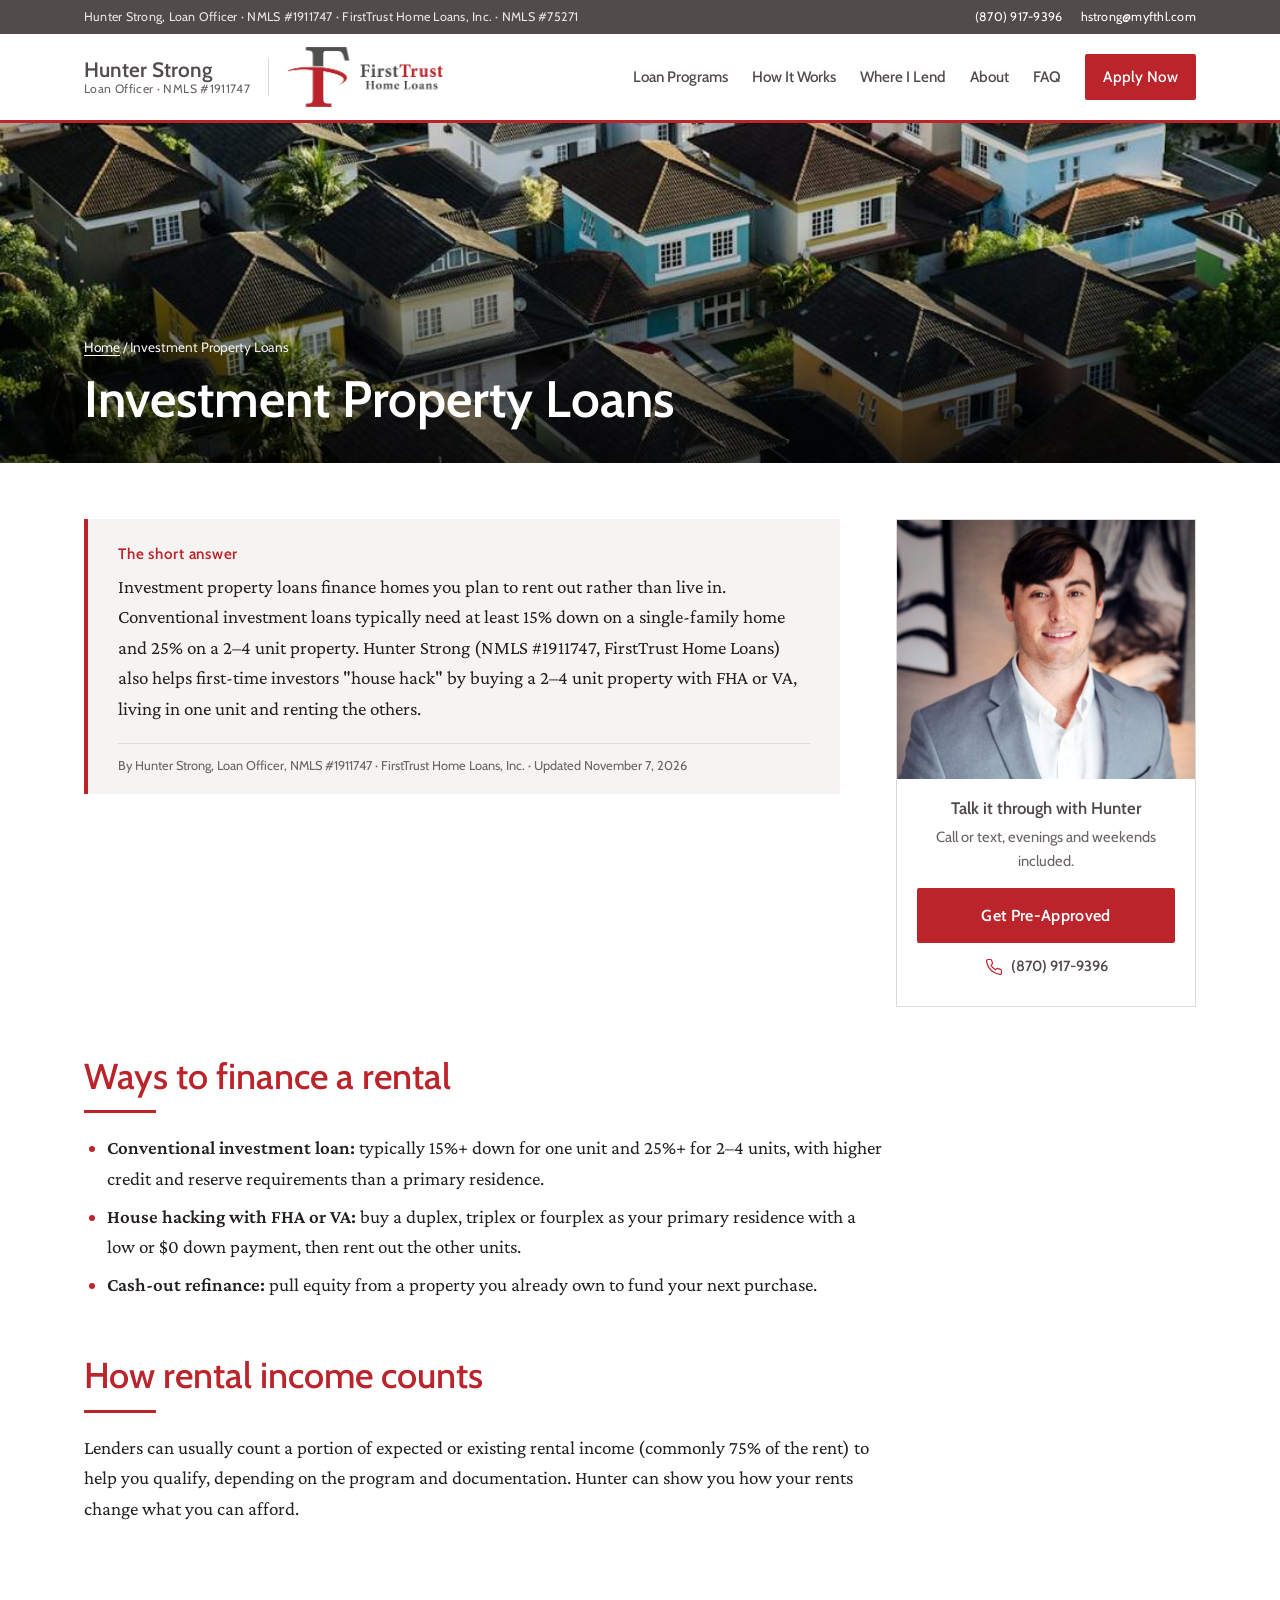
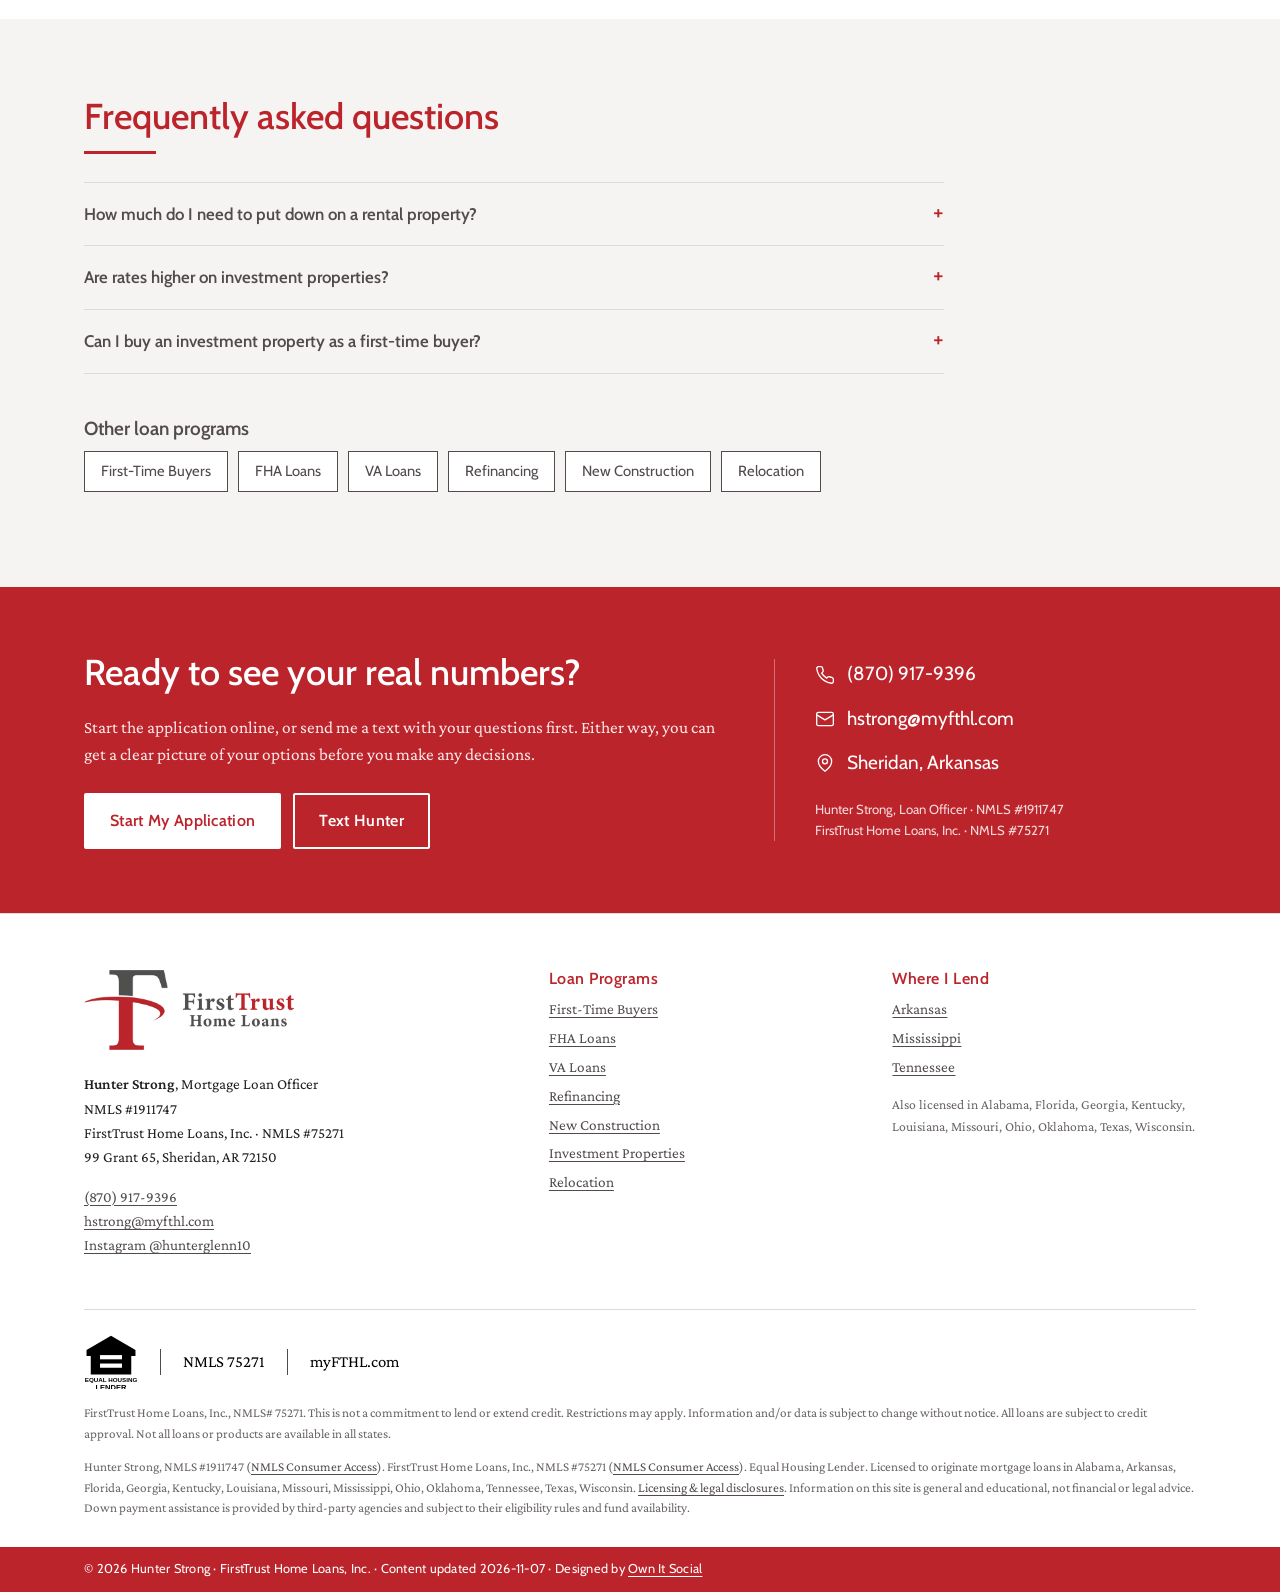
<file: investment-property-loans/index.html>
<!doctype html>
<html lang="en">
<head>
<meta charset="utf-8">
<meta name="viewport" content="width=device-width, initial-scale=1">
<title>Investment Property Loans | Hunter Strong, FirstTrust Home Loans</title>
<meta name="description" content="Financing rental and investment properties in Arkansas, Mississippi, Tennessee and 10 more states. Down payments, house hacking with FHA/VA, and how rental income counts.">
<link rel="canonical" href="https://www.hunterstrongloans.com/investment-property-loans/">
<meta name="robots" content="index, follow, max-image-preview:large, max-snippet:-1">
<meta name="author" content="Hunter Strong">
<meta property="og:type" content="profile">
<meta property="og:title" content="Investment Property Loans | Hunter Strong, FirstTrust Home Loans">
<meta property="og:description" content="Financing rental and investment properties in Arkansas, Mississippi, Tennessee and 10 more states. Down payments, house hacking with FHA/VA, and how rental income counts.">
<meta property="og:url" content="https://www.hunterstrongloans.com/investment-property-loans/">
<meta property="og:image" content="https://www.hunterstrongloans.com/assets/img/investment.jpg">
<meta property="og:site_name" content="Hunter Strong, Loan Officer">
<meta property="profile:first_name" content="Hunter">
<meta property="profile:last_name" content="Strong">
<meta name="twitter:card" content="summary_large_image">
<meta name="theme-color" content="#bc242b">
<link rel="icon" href="/assets/firsttrust-mark.png" type="image/png">
<link rel="preconnect" href="https://fonts.googleapis.com">
<link rel="preconnect" href="https://fonts.gstatic.com" crossorigin>
<link href="https://fonts.googleapis.com/css2?family=Cabin:wght@400;500;600;700&family=Crimson+Pro:ital,wght@0,400;0,500;0,600;0,700;1,400&family=Mrs+Saint+Delafield&display=swap" rel="stylesheet">
<link rel="stylesheet" href="/assets/styles.css">
<link rel="alternate" type="text/plain" href="/llms.txt" title="LLM summary">
<script type="application/ld+json">
{
 "@context": "https://schema.org",
 "@graph": [
  {
   "@type": "WebSite",
   "@id": "https://www.hunterstrongloans.com/#website",
   "url": "https://www.hunterstrongloans.com/",
   "name": "Hunter Strong, Loan Officer | FirstTrust Home Loans",
   "inLanguage": "en-US",
   "publisher": {
    "@id": "https://www.hunterstrongloans.com/#person"
   },
   "about": {
    "@id": "https://www.hunterstrongloans.com/#person"
   }
  },
  {
   "@type": "Person",
   "@id": "https://www.hunterstrongloans.com/#person",
   "name": "Hunter Strong",
   "givenName": "Hunter",
   "familyName": "Strong",
   "jobTitle": "Mortgage Loan Officer",
   "description": "Mortgage loan officer with FirstTrust Home Loans (NMLS #1911747) with 8+ years of experience, licensed in 13 states and focused on Arkansas, Mississippi and Tennessee.",
   "url": "https://www.hunterstrongloans.com/",
   "image": "https://www.hunterstrongloans.com/assets/hunter-strong.jpg",
   "email": "mailto:hstrong@myfthl.com",
   "telephone": "+18709179396",
   "address": {
    "@type": "PostalAddress",
    "streetAddress": "99 Grant 65",
    "addressLocality": "Sheridan",
    "addressRegion": "AR",
    "postalCode": "72150",
    "addressCountry": "US"
   },
   "worksFor": {
    "@id": "https://www.firsttrusthomeloans.com/#organization"
   },
   "identifier": {
    "@type": "PropertyValue",
    "propertyID": "NMLS",
    "value": "1911747"
   },
   "hasCredential": {
    "@type": "EducationalOccupationalCredential",
    "name": "Mortgage Loan Originator License",
    "credentialCategory": "license",
    "identifier": "NMLS #1911747",
    "recognizedBy": {
     "@type": "Organization",
     "name": "Nationwide Multistate Licensing System (NMLS)",
     "url": "https://www.nmlsconsumeraccess.org/"
    },
    "url": "https://www.nmlsconsumeraccess.org/EntityDetails.aspx/INDIVIDUAL/1911747"
   },
   "hasOccupation": {
    "@type": "Occupation",
    "name": "Mortgage Loan Officer",
    "occupationLocation": [
     {
      "@type": "State",
      "name": "Alabama"
     },
     {
      "@type": "State",
      "name": "Arkansas"
     },
     {
      "@type": "State",
      "name": "Florida"
     },
     {
      "@type": "State",
      "name": "Georgia"
     },
     {
      "@type": "State",
      "name": "Kentucky"
     },
     {
      "@type": "State",
      "name": "Louisiana"
     },
     {
      "@type": "State",
      "name": "Missouri"
     },
     {
      "@type": "State",
      "name": "Mississippi"
     },
     {
      "@type": "State",
      "name": "Ohio"
     },
     {
      "@type": "State",
      "name": "Oklahoma"
     },
     {
      "@type": "State",
      "name": "Tennessee"
     },
     {
      "@type": "State",
      "name": "Texas"
     },
     {
      "@type": "State",
      "name": "Wisconsin"
     }
    ],
    "skills": "First-time home buyers, FHA loans, VA loans, Conventional loans, Refinancing, New construction, Investment properties, Relocation"
   },
   "knowsAbout": [
    "First-time home buyers",
    "FHA loans",
    "VA loans",
    "Conventional loans",
    "Refinancing",
    "New construction",
    "Investment properties",
    "Relocation",
    "Down payment assistance",
    "Mortgage pre-approval",
    "Cash to close",
    "Credit score improvement",
    "VA IRRRL",
    "FHA streamline refinance",
    "Cash-out refinance"
   ],
   "areaServed": [
    {
     "@type": "State",
     "name": "Alabama",
     "containedInPlace": {
      "@type": "Country",
      "name": "United States"
     }
    },
    {
     "@type": "State",
     "name": "Arkansas",
     "containedInPlace": {
      "@type": "Country",
      "name": "United States"
     }
    },
    {
     "@type": "State",
     "name": "Florida",
     "containedInPlace": {
      "@type": "Country",
      "name": "United States"
     }
    },
    {
     "@type": "State",
     "name": "Georgia",
     "containedInPlace": {
      "@type": "Country",
      "name": "United States"
     }
    },
    {
     "@type": "State",
     "name": "Kentucky",
     "containedInPlace": {
      "@type": "Country",
      "name": "United States"
     }
    },
    {
     "@type": "State",
     "name": "Louisiana",
     "containedInPlace": {
      "@type": "Country",
      "name": "United States"
     }
    },
    {
     "@type": "State",
     "name": "Missouri",
     "containedInPlace": {
      "@type": "Country",
      "name": "United States"
     }
    },
    {
     "@type": "State",
     "name": "Mississippi",
     "containedInPlace": {
      "@type": "Country",
      "name": "United States"
     }
    },
    {
     "@type": "State",
     "name": "Ohio",
     "containedInPlace": {
      "@type": "Country",
      "name": "United States"
     }
    },
    {
     "@type": "State",
     "name": "Oklahoma",
     "containedInPlace": {
      "@type": "Country",
      "name": "United States"
     }
    },
    {
     "@type": "State",
     "name": "Tennessee",
     "containedInPlace": {
      "@type": "Country",
      "name": "United States"
     }
    },
    {
     "@type": "State",
     "name": "Texas",
     "containedInPlace": {
      "@type": "Country",
      "name": "United States"
     }
    },
    {
     "@type": "State",
     "name": "Wisconsin",
     "containedInPlace": {
      "@type": "Country",
      "name": "United States"
     }
    }
   ],
   "sameAs": [
    "https://www.firsttrusthomeloans.com/hstrong/",
    "https://www.instagram.com/hunterglenn10/",
    "https://www.nmlsconsumeraccess.org/EntityDetails.aspx/INDIVIDUAL/1911747"
   ]
  },
  {
   "@type": [
    "FinancialService",
    "LocalBusiness"
   ],
   "@id": "https://www.hunterstrongloans.com/#business",
   "name": "Hunter Strong – Loan Officer, FirstTrust Home Loans",
   "description": "Home loans with Hunter Strong, NMLS #1911747: first-time buyer, FHA, VA, conventional, new construction, investment property and refinance loans in Arkansas, Mississippi, Tennessee and 10 more states.",
   "url": "https://www.hunterstrongloans.com/",
   "image": "https://www.hunterstrongloans.com/assets/hunter-strong.jpg",
   "telephone": "+18709179396",
   "email": "hstrong@myfthl.com",
   "address": {
    "@type": "PostalAddress",
    "streetAddress": "99 Grant 65",
    "addressLocality": "Sheridan",
    "addressRegion": "AR",
    "postalCode": "72150",
    "addressCountry": "US"
   },
   "founder": {
    "@id": "https://www.hunterstrongloans.com/#person"
   },
   "employee": {
    "@id": "https://www.hunterstrongloans.com/#person"
   },
   "parentOrganization": {
    "@id": "https://www.firsttrusthomeloans.com/#organization"
   },
   "areaServed": [
    {
     "@type": "State",
     "name": "Alabama",
     "containedInPlace": {
      "@type": "Country",
      "name": "United States"
     }
    },
    {
     "@type": "State",
     "name": "Arkansas",
     "containedInPlace": {
      "@type": "Country",
      "name": "United States"
     }
    },
    {
     "@type": "State",
     "name": "Florida",
     "containedInPlace": {
      "@type": "Country",
      "name": "United States"
     }
    },
    {
     "@type": "State",
     "name": "Georgia",
     "containedInPlace": {
      "@type": "Country",
      "name": "United States"
     }
    },
    {
     "@type": "State",
     "name": "Kentucky",
     "containedInPlace": {
      "@type": "Country",
      "name": "United States"
     }
    },
    {
     "@type": "State",
     "name": "Louisiana",
     "containedInPlace": {
      "@type": "Country",
      "name": "United States"
     }
    },
    {
     "@type": "State",
     "name": "Missouri",
     "containedInPlace": {
      "@type": "Country",
      "name": "United States"
     }
    },
    {
     "@type": "State",
     "name": "Mississippi",
     "containedInPlace": {
      "@type": "Country",
      "name": "United States"
     }
    },
    {
     "@type": "State",
     "name": "Ohio",
     "containedInPlace": {
      "@type": "Country",
      "name": "United States"
     }
    },
    {
     "@type": "State",
     "name": "Oklahoma",
     "containedInPlace": {
      "@type": "Country",
      "name": "United States"
     }
    },
    {
     "@type": "State",
     "name": "Tennessee",
     "containedInPlace": {
      "@type": "Country",
      "name": "United States"
     }
    },
    {
     "@type": "State",
     "name": "Texas",
     "containedInPlace": {
      "@type": "Country",
      "name": "United States"
     }
    },
    {
     "@type": "State",
     "name": "Wisconsin",
     "containedInPlace": {
      "@type": "Country",
      "name": "United States"
     }
    }
   ],
   "knowsLanguage": "en",
   "hasOfferCatalog": {
    "@type": "OfferCatalog",
    "name": "Home loan programs",
    "itemListElement": [
     {
      "@type": "Offer",
      "itemOffered": {
       "@type": "Service",
       "name": "First-time home buyer mortgage",
       "url": "https://www.hunterstrongloans.com/first-time-home-buyers/"
      }
     },
     {
      "@type": "Offer",
      "itemOffered": {
       "@type": "Service",
       "name": "FHA loan",
       "url": "https://www.hunterstrongloans.com/fha-loans/"
      }
     },
     {
      "@type": "Offer",
      "itemOffered": {
       "@type": "Service",
       "name": "VA loan",
       "url": "https://www.hunterstrongloans.com/va-loans/"
      }
     },
     {
      "@type": "Offer",
      "itemOffered": {
       "@type": "Service",
       "name": "Mortgage refinance",
       "url": "https://www.hunterstrongloans.com/refinance/"
      }
     },
     {
      "@type": "Offer",
      "itemOffered": {
       "@type": "Service",
       "name": "New construction mortgage",
       "url": "https://www.hunterstrongloans.com/new-construction-loans/"
      }
     },
     {
      "@type": "Offer",
      "itemOffered": {
       "@type": "Service",
       "name": "Investment property mortgage",
       "url": "https://www.hunterstrongloans.com/investment-property-loans/"
      }
     },
     {
      "@type": "Offer",
      "itemOffered": {
       "@type": "Service",
       "name": "Relocation mortgage",
       "url": "https://www.hunterstrongloans.com/relocation/"
      }
     }
    ]
   },
   "sameAs": [
    "https://www.firsttrusthomeloans.com/hstrong/",
    "https://www.instagram.com/hunterglenn10/"
   ]
  },
  {
   "@type": "Organization",
   "@id": "https://www.firsttrusthomeloans.com/#organization",
   "name": "FirstTrust Home Loans",
   "url": "https://www.firsttrusthomeloans.com/",
   "identifier": {
    "@type": "PropertyValue",
    "propertyID": "NMLS",
    "value": "75271"
   },
   "address": {
    "@type": "PostalAddress",
    "streetAddress": "99 Grant 65",
    "addressLocality": "Sheridan",
    "addressRegion": "AR",
    "postalCode": "72150",
    "addressCountry": "US"
   },
   "sameAs": [
    "https://www.nmlsconsumeraccess.org/EntityDetails.aspx/COMPANY/75271",
    "https://www.facebook.com/FirstTrustHomeLoansInc/",
    "https://www.instagram.com/firsttrusthomeloans/"
   ]
  },
  {
   "@type": "WebPage",
   "@id": "https://www.hunterstrongloans.com/investment-property-loans/#webpage",
   "url": "https://www.hunterstrongloans.com/investment-property-loans/",
   "name": "Investment Property Loans | Hunter Strong, FirstTrust Home Loans",
   "description": "Financing rental and investment properties in Arkansas, Mississippi, Tennessee and 10 more states. Down payments, house hacking with FHA/VA, and how rental income counts.",
   "isPartOf": {
    "@id": "https://www.hunterstrongloans.com/#website"
   },
   "about": {
    "@id": "https://www.hunterstrongloans.com/#person"
   },
   "author": {
    "@id": "https://www.hunterstrongloans.com/#person"
   },
   "primaryImageOfPage": "https://www.hunterstrongloans.com/assets/hunter-strong.jpg",
   "dateModified": "2026-11-07",
   "inLanguage": "en-US"
  },
  {
   "@type": "BreadcrumbList",
   "@id": "https://www.hunterstrongloans.com/investment-property-loans/#breadcrumb",
   "itemListElement": [
    {
     "@type": "ListItem",
     "position": 1,
     "name": "Home",
     "item": "https://www.hunterstrongloans.com/"
    },
    {
     "@type": "ListItem",
     "position": 2,
     "name": "Investment Property Loans",
     "item": "https://www.hunterstrongloans.com/investment-property-loans/"
    }
   ]
  },
  {
   "@type": "Service",
   "@id": "https://www.hunterstrongloans.com/investment-property-loans/#service",
   "name": "Investment property mortgage",
   "url": "https://www.hunterstrongloans.com/investment-property-loans/",
   "serviceType": "Investment property mortgage",
   "provider": {
    "@id": "https://www.hunterstrongloans.com/#person"
   },
   "brand": {
    "@id": "https://www.firsttrusthomeloans.com/#organization"
   },
   "areaServed": [
    {
     "@type": "State",
     "name": "Alabama",
     "containedInPlace": {
      "@type": "Country",
      "name": "United States"
     }
    },
    {
     "@type": "State",
     "name": "Arkansas",
     "containedInPlace": {
      "@type": "Country",
      "name": "United States"
     }
    },
    {
     "@type": "State",
     "name": "Florida",
     "containedInPlace": {
      "@type": "Country",
      "name": "United States"
     }
    },
    {
     "@type": "State",
     "name": "Georgia",
     "containedInPlace": {
      "@type": "Country",
      "name": "United States"
     }
    },
    {
     "@type": "State",
     "name": "Kentucky",
     "containedInPlace": {
      "@type": "Country",
      "name": "United States"
     }
    },
    {
     "@type": "State",
     "name": "Louisiana",
     "containedInPlace": {
      "@type": "Country",
      "name": "United States"
     }
    },
    {
     "@type": "State",
     "name": "Missouri",
     "containedInPlace": {
      "@type": "Country",
      "name": "United States"
     }
    },
    {
     "@type": "State",
     "name": "Mississippi",
     "containedInPlace": {
      "@type": "Country",
      "name": "United States"
     }
    },
    {
     "@type": "State",
     "name": "Ohio",
     "containedInPlace": {
      "@type": "Country",
      "name": "United States"
     }
    },
    {
     "@type": "State",
     "name": "Oklahoma",
     "containedInPlace": {
      "@type": "Country",
      "name": "United States"
     }
    },
    {
     "@type": "State",
     "name": "Tennessee",
     "containedInPlace": {
      "@type": "Country",
      "name": "United States"
     }
    },
    {
     "@type": "State",
     "name": "Texas",
     "containedInPlace": {
      "@type": "Country",
      "name": "United States"
     }
    },
    {
     "@type": "State",
     "name": "Wisconsin",
     "containedInPlace": {
      "@type": "Country",
      "name": "United States"
     }
    }
   ]
  },
  {
   "@type": "FAQPage",
   "@id": "https://www.hunterstrongloans.com/investment-property-loans/#faq",
   "url": "https://www.hunterstrongloans.com/investment-property-loans/",
   "mainEntity": [
    {
     "@type": "Question",
     "name": "How much do I need to put down on a rental property?",
     "acceptedAnswer": {
      "@type": "Answer",
      "text": "Conventional investment loans typically require at least 15% down for a single-family rental and 25% for a 2–4 unit property. Living in one unit of a multi-unit property can lower that to 3.5% with FHA or $0 with VA."
     }
    },
    {
     "@type": "Question",
     "name": "Are rates higher on investment properties?",
     "acceptedAnswer": {
      "@type": "Answer",
      "text": "Usually, yes. Investment loans are priced a bit higher than owner-occupied loans because they carry more risk. Hunter can show you exactly how pricing compares for your scenario."
     }
    },
    {
     "@type": "Question",
     "name": "Can I buy an investment property as a first-time buyer?",
     "acceptedAnswer": {
      "@type": "Answer",
      "text": "Yes. A common first step is house hacking: buying a 2–4 unit property to live in with an FHA or VA loan and renting out the other units."
     }
    }
   ]
  }
 ]
}
</script>
</head>
<body>
<a class="skip" href="#main">Skip to content</a>
<div class="topbar"><div class="wrap">
 <span>Hunter Strong, Loan Officer · NMLS #1911747 · FirstTrust Home Loans, Inc. · NMLS #75271</span>
 <span class="topbar-links"><a href="tel:+18709179396">(870) 917-9396</a><a href="mailto:hstrong@myfthl.com">hstrong@myfthl.com</a></span>
</div></div>
<header class="site-header">
 <div class="wrap">
  <a class="brand" href="/" aria-label="Hunter Strong, home">
   <span class="brand-name"><strong>Hunter Strong</strong><span>Loan Officer · NMLS #1911747</span></span>
   <img class="ft-logo" src="/assets/firsttrust-logo.png" width="640" height="246" alt="FirstTrust Home Loans">
  </a>
  <nav class="nav" aria-label="Main">
   <a href="/#loans">Loan Programs</a>
   <a href="/#process">How It Works</a>
   <a href="/#areas">Where I Lend</a>
   <a href="/#about">About</a>
   <a href="/#faq">FAQ</a>
   <a class="btn btn-primary btn-sm" href="https://apply.myfthl.com/homehub/signup/hstrong@myfthl.com" rel="noopener">Apply Now</a>
  </nav>
  <details class="menu">
   <summary aria-label="Open menu">Menu</summary>
   <div class="menu-panel">
    <a href="/">Home</a><a href="/first-time-home-buyers/">First-Time Buyers</a><a href="/fha-loans/">FHA Loans</a><a href="/va-loans/">VA Loans</a><a href="/refinance/">Refinancing</a><a href="/new-construction-loans/">New Construction</a><a href="/investment-property-loans/">Investment Properties</a><a href="/relocation/">Relocation</a><a href="/arkansas-loan-officer/">Arkansas</a><a href="/mississippi-loan-officer/">Mississippi</a><a href="/tennessee-loan-officer/">Tennessee</a><a href="/#faq">FAQ</a>
    <a href="tel:+18709179396">Call (870) 917-9396</a>
    <a class="menu-apply" href="https://apply.myfthl.com/homehub/signup/hstrong@myfthl.com" rel="noopener">Apply Now</a>
   </div>
  </details>
 </div>
</header>
<main id="main">
<div class="page-banner">
 <img src="/assets/img/investment.jpg" alt="Aerial view of a neighborhood of single-family homes" width="1100" height="733" fetchpriority="high">
 <div class="wrap">
  <nav class="crumbs" aria-label="Breadcrumb"><a href="/">Home</a> / Investment Property Loans</nav>
  <h1>Investment Property Loans</h1>
 </div>
</div>
<div class="page-intro"><div class="wrap page-intro-grid">
 <div class="answer">
  <h2>The short answer</h2><p>Investment property loans finance homes you plan to rent out rather than live in. Conventional investment loans typically need at least 15% down on a single-family home and 25% on a 2–4 unit property. Hunter Strong (NMLS #1911747, FirstTrust Home Loans) also helps first-time investors "house hack" by buying a 2–4 unit property with FHA or VA, living in one unit and renting the others.</p>
  <p class="updated">By Hunter Strong, Loan Officer, NMLS #1911747 · FirstTrust Home Loans, Inc. · Updated <time datetime="2026-11-07">November 7, 2026</time></p>
 </div>
 <aside class="side-card">
  <img src="/assets/hunter-strong.jpg" alt="Hunter Strong" width="600" height="600" loading="lazy">
  <p><strong>Talk it through with Hunter</strong>Call or text, evenings and weekends included.</p>
  <a class="btn btn-primary" href="https://apply.myfthl.com/homehub/signup/hstrong@myfthl.com" rel="noopener">Get Pre-Approved</a>
  <a class="side-phone" href="tel:+18709179396"><svg class="ico" viewBox="0 0 24 24" fill="none" stroke="currentColor" stroke-width="1.6" stroke-linecap="round" stroke-linejoin="round" aria-hidden="true"><path d="M22 16.9v3a2 2 0 0 1-2.2 2 19.8 19.8 0 0 1-8.6-3.1 19.5 19.5 0 0 1-6-6A19.8 19.8 0 0 1 2.1 4.2 2 2 0 0 1 4.1 2h3a2 2 0 0 1 2 1.7c.1.9.4 1.8.7 2.7a2 2 0 0 1-.5 2.1L8 9.8a16 16 0 0 0 6 6l1.3-1.3a2 2 0 0 1 2.1-.4c.9.3 1.8.6 2.7.7a2 2 0 0 1 1.7 2z"/></svg>(870) 917-9396</a>
 </aside>
</div></div>
<section class="body-section"><div class="wrap"><div class="content">
<h2>Ways to finance a rental</h2>
<ul>
<li><strong>Conventional investment loan:</strong> typically 15%+ down for one unit and 25%+ for 2–4 units, with higher credit and reserve requirements than a primary residence.</li>
<li><strong>House hacking with FHA or VA:</strong> buy a duplex, triplex or fourplex as your primary residence with a low or $0 down payment, then rent out the other units.</li>
<li><strong>Cash-out refinance:</strong> pull equity from a property you already own to fund your next purchase.</li>
</ul>

<h2>How rental income counts</h2>
<p>Lenders can usually count a portion of expected or existing rental income (commonly 75% of the rent) to help you qualify, depending on the program and documentation. Hunter can show you how your rents change what you can afford.</p>
</div></div></section>
<section class="alt" id="faq"><div class="wrap"><div class="content">
 <h2>Frequently asked questions</h2>
 <div class="faq"><details><summary>How much do I need to put down on a rental property?</summary><div class="a"><p>Conventional investment loans typically require at least 15% down for a single-family rental and 25% for a 2–4 unit property. Living in one unit of a multi-unit property can lower that to 3.5% with FHA or $0 with VA.</p></div></details><details><summary>Are rates higher on investment properties?</summary><div class="a"><p>Usually, yes. Investment loans are priced a bit higher than owner-occupied loans because they carry more risk. Hunter can show you exactly how pricing compares for your scenario.</p></div></details><details><summary>Can I buy an investment property as a first-time buyer?</summary><div class="a"><p>Yes. A common first step is house hacking: buying a 2–4 unit property to live in with an FHA or VA loan and renting out the other units.</p></div></details></div>
 <div class="related"><h3>Other loan programs</h3><ul><li><a href="/first-time-home-buyers/">First-Time Buyers</a></li><li><a href="/fha-loans/">FHA Loans</a></li><li><a href="/va-loans/">VA Loans</a></li><li><a href="/refinance/">Refinancing</a></li><li><a href="/new-construction-loans/">New Construction</a></li><li><a href="/relocation/">Relocation</a></li></ul></div>
</div></div></section>
<section class="cta"><div class="wrap">
 <div class="cta-copy">
  <h2>Ready to see your real numbers?</h2>
  <p>Start the application online, or send me a text with your questions first. Either way, you can get a clear picture of your options before you make any decisions.</p>
  <div class="btn-row"><a class="btn btn-light" href="https://apply.myfthl.com/homehub/signup/hstrong@myfthl.com" rel="noopener">Start My Application</a><a class="btn btn-outline-light" href="sms:+18709179396">Text Hunter</a></div>
 </div>
 <ul class="cta-contact">
  <li><svg class="ico" viewBox="0 0 24 24" fill="none" stroke="currentColor" stroke-width="1.6" stroke-linecap="round" stroke-linejoin="round" aria-hidden="true"><path d="M22 16.9v3a2 2 0 0 1-2.2 2 19.8 19.8 0 0 1-8.6-3.1 19.5 19.5 0 0 1-6-6A19.8 19.8 0 0 1 2.1 4.2 2 2 0 0 1 4.1 2h3a2 2 0 0 1 2 1.7c.1.9.4 1.8.7 2.7a2 2 0 0 1-.5 2.1L8 9.8a16 16 0 0 0 6 6l1.3-1.3a2 2 0 0 1 2.1-.4c.9.3 1.8.6 2.7.7a2 2 0 0 1 1.7 2z"/></svg><a href="tel:+18709179396">(870) 917-9396</a></li>
  <li><svg class="ico" viewBox="0 0 24 24" fill="none" stroke="currentColor" stroke-width="1.6" stroke-linecap="round" stroke-linejoin="round" aria-hidden="true"><rect x="2" y="4" width="20" height="16" rx="2"/><path d="m22 7-10 6L2 7"/></svg><a href="mailto:hstrong@myfthl.com">hstrong@myfthl.com</a></li>
  <li><svg class="ico" viewBox="0 0 24 24" fill="none" stroke="currentColor" stroke-width="1.6" stroke-linecap="round" stroke-linejoin="round" aria-hidden="true"><path d="M20 10c0 6-8 12-8 12s-8-6-8-12a8 8 0 0 1 16 0z"/><circle cx="12" cy="10" r="3"/></svg><span>Sheridan, Arkansas</span></li>
  <li class="cta-nmls">Hunter Strong, Loan Officer · NMLS #1911747<br>FirstTrust Home Loans, Inc. · NMLS #75271</li>
 </ul>
</div></section>
</main>
<footer class="site-footer">
 <div class="wrap">
  <div class="foot-grid">
   <div class="foot-brand">
    <img class="ft-logo" src="/assets/firsttrust-logo.png" width="640" height="246" alt="FirstTrust Home Loans" loading="lazy">
    <p><strong>Hunter Strong</strong>, Mortgage Loan Officer<br>NMLS #1911747<br>
    FirstTrust Home Loans, Inc. · NMLS #75271<br>
    99 Grant 65, Sheridan, AR 72150</p>
    <p><a href="tel:+18709179396">(870) 917-9396</a><br><a href="mailto:hstrong@myfthl.com">hstrong@myfthl.com</a><br>
    <a href="https://www.instagram.com/hunterglenn10/" rel="noopener">Instagram @hunterglenn10</a></p>
   </div>
   <div><h3>Loan Programs</h3><ul><li><a href="/first-time-home-buyers/">First-Time Buyers</a></li><li><a href="/fha-loans/">FHA Loans</a></li><li><a href="/va-loans/">VA Loans</a></li><li><a href="/refinance/">Refinancing</a></li><li><a href="/new-construction-loans/">New Construction</a></li><li><a href="/investment-property-loans/">Investment Properties</a></li><li><a href="/relocation/">Relocation</a></li></ul></div>
   <div><h3>Where I Lend</h3><ul><li><a href="/arkansas-loan-officer/">Arkansas</a></li><li><a href="/mississippi-loan-officer/">Mississippi</a></li><li><a href="/tennessee-loan-officer/">Tennessee</a></li></ul>
    <p class="foot-licensed">Also licensed in Alabama, Florida, Georgia, Kentucky, Louisiana, Missouri, Ohio, Oklahoma, Texas, Wisconsin.</p></div>
  </div>
  <div class="legal">
   <div class="required"><svg class="eho-logo" viewBox="0 0 64 66" role="img" aria-label="Equal Housing Lender"><path fill="currentColor" d="M32 2 3 19v7h5v22h48V26h5v-7z"/><rect x="19" y="25" width="26" height="5" class="eho-cut"/><rect x="19" y="35" width="26" height="5" class="eho-cut"/><text x="32" y="57" text-anchor="middle" font-family="Arial,Helvetica,sans-serif" font-size="7.4" font-weight="700" fill="currentColor">EQUAL HOUSING</text><text x="32" y="66" text-anchor="middle" font-family="Arial,Helvetica,sans-serif" font-size="9" font-weight="700" fill="currentColor">LENDER</text></svg><span>NMLS 75271</span><a href="https://www.myfthl.com/" rel="noopener">myFTHL.com</a></div>
   <p>FirstTrust Home Loans, Inc., NMLS# 75271. This is not a commitment to lend or extend credit. Restrictions may apply. Information and/or data is subject to change without notice. All loans are subject to credit approval. Not all loans or products are available in all states.</p>
   <p>Hunter Strong, NMLS #1911747 (<a href="https://www.nmlsconsumeraccess.org/EntityDetails.aspx/INDIVIDUAL/1911747" rel="noopener">NMLS Consumer Access</a>). FirstTrust Home Loans, Inc., NMLS #75271 (<a href="https://www.nmlsconsumeraccess.org/EntityDetails.aspx/COMPANY/75271" rel="noopener">NMLS Consumer Access</a>). Equal Housing Lender. Licensed to originate mortgage loans in Alabama, Arkansas, Florida, Georgia, Kentucky, Louisiana, Missouri, Mississippi, Ohio, Oklahoma, Tennessee, Texas, Wisconsin. <a href="https://www.firsttrusthomeloans.com/licensing-legal/" rel="noopener">Licensing &amp; legal disclosures</a>. Information on this site is general and educational, not financial or legal advice. Down payment assistance is provided by third-party agencies and subject to their eligibility rules and fund availability.</p>
  </div>
 </div>
 <div class="foot-bar"><div class="wrap">© 2026 Hunter Strong · FirstTrust Home Loans, Inc. · Content updated 2026-11-07 · Designed by <a href="https://ownitsocial.com" target="_blank" rel="noopener" style="color:inherit">Own It Social</a></div></div>
</footer>
</body>
</html>
</file>
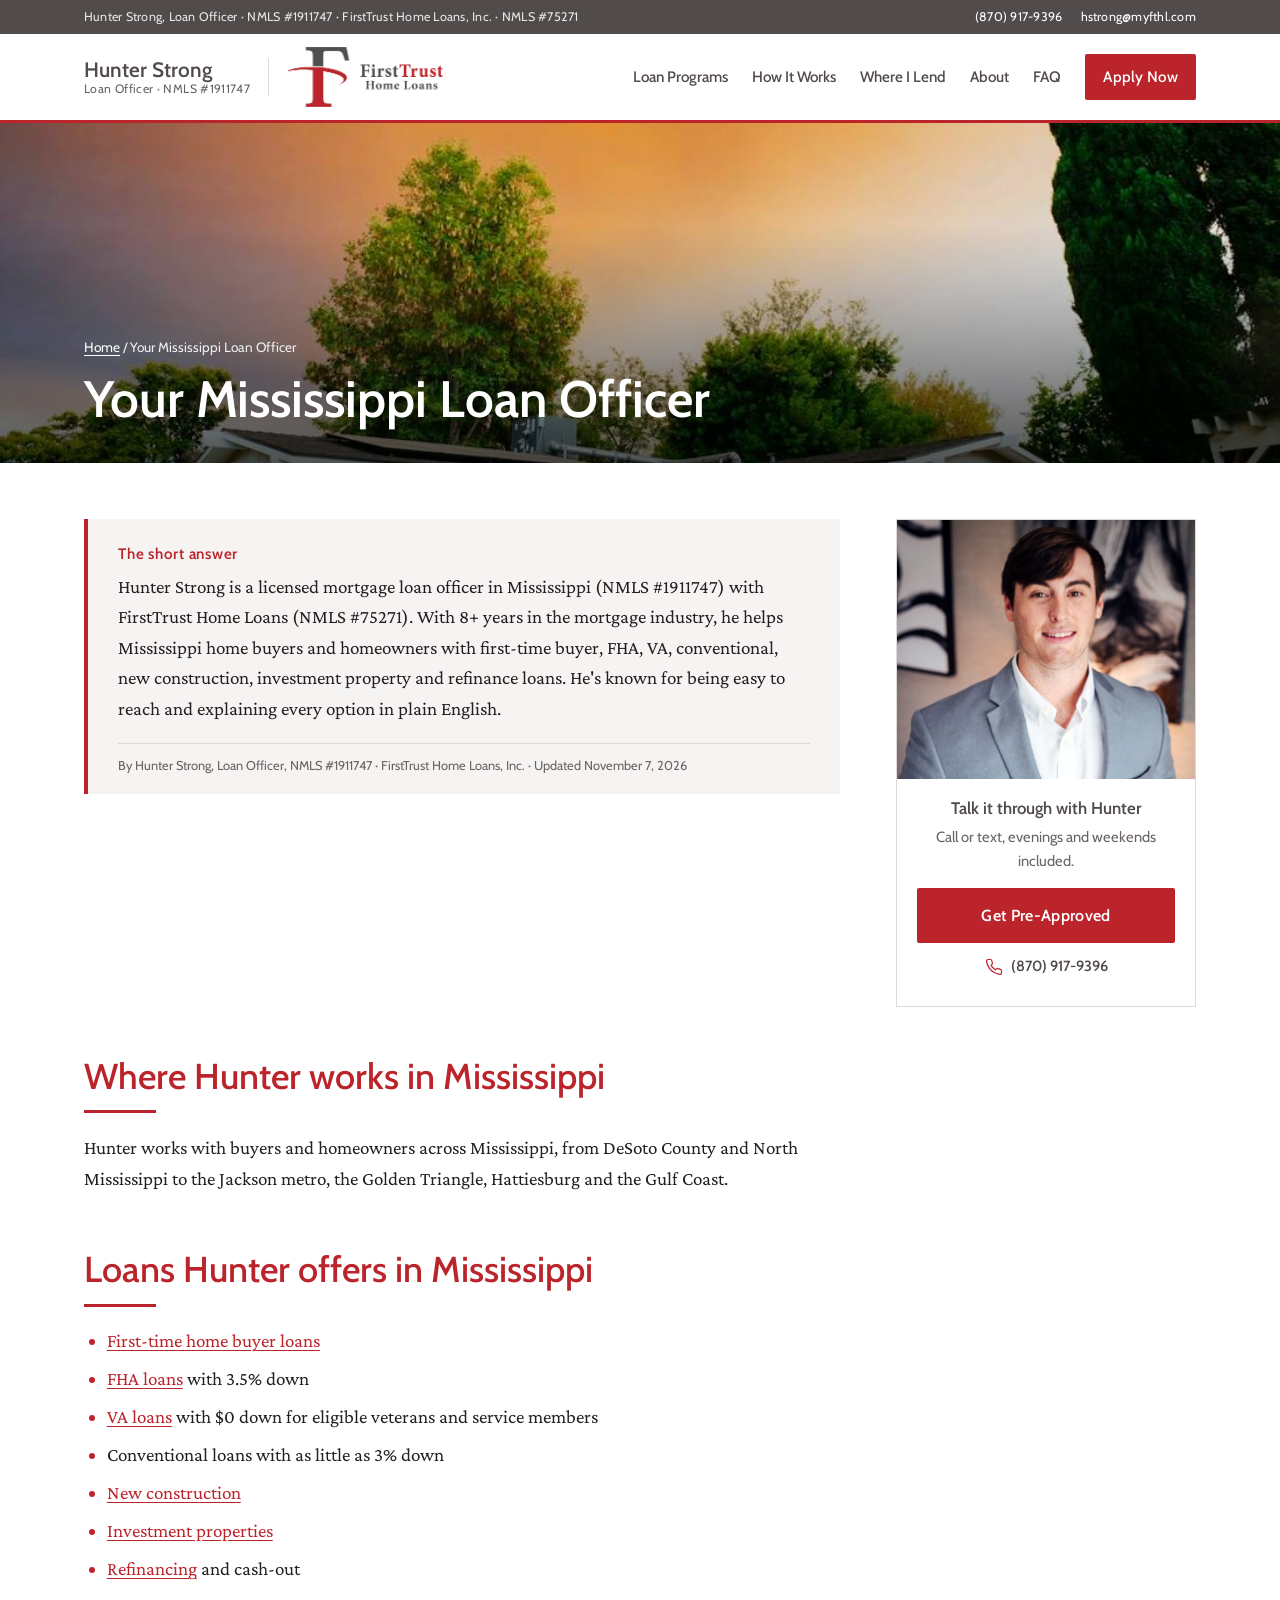
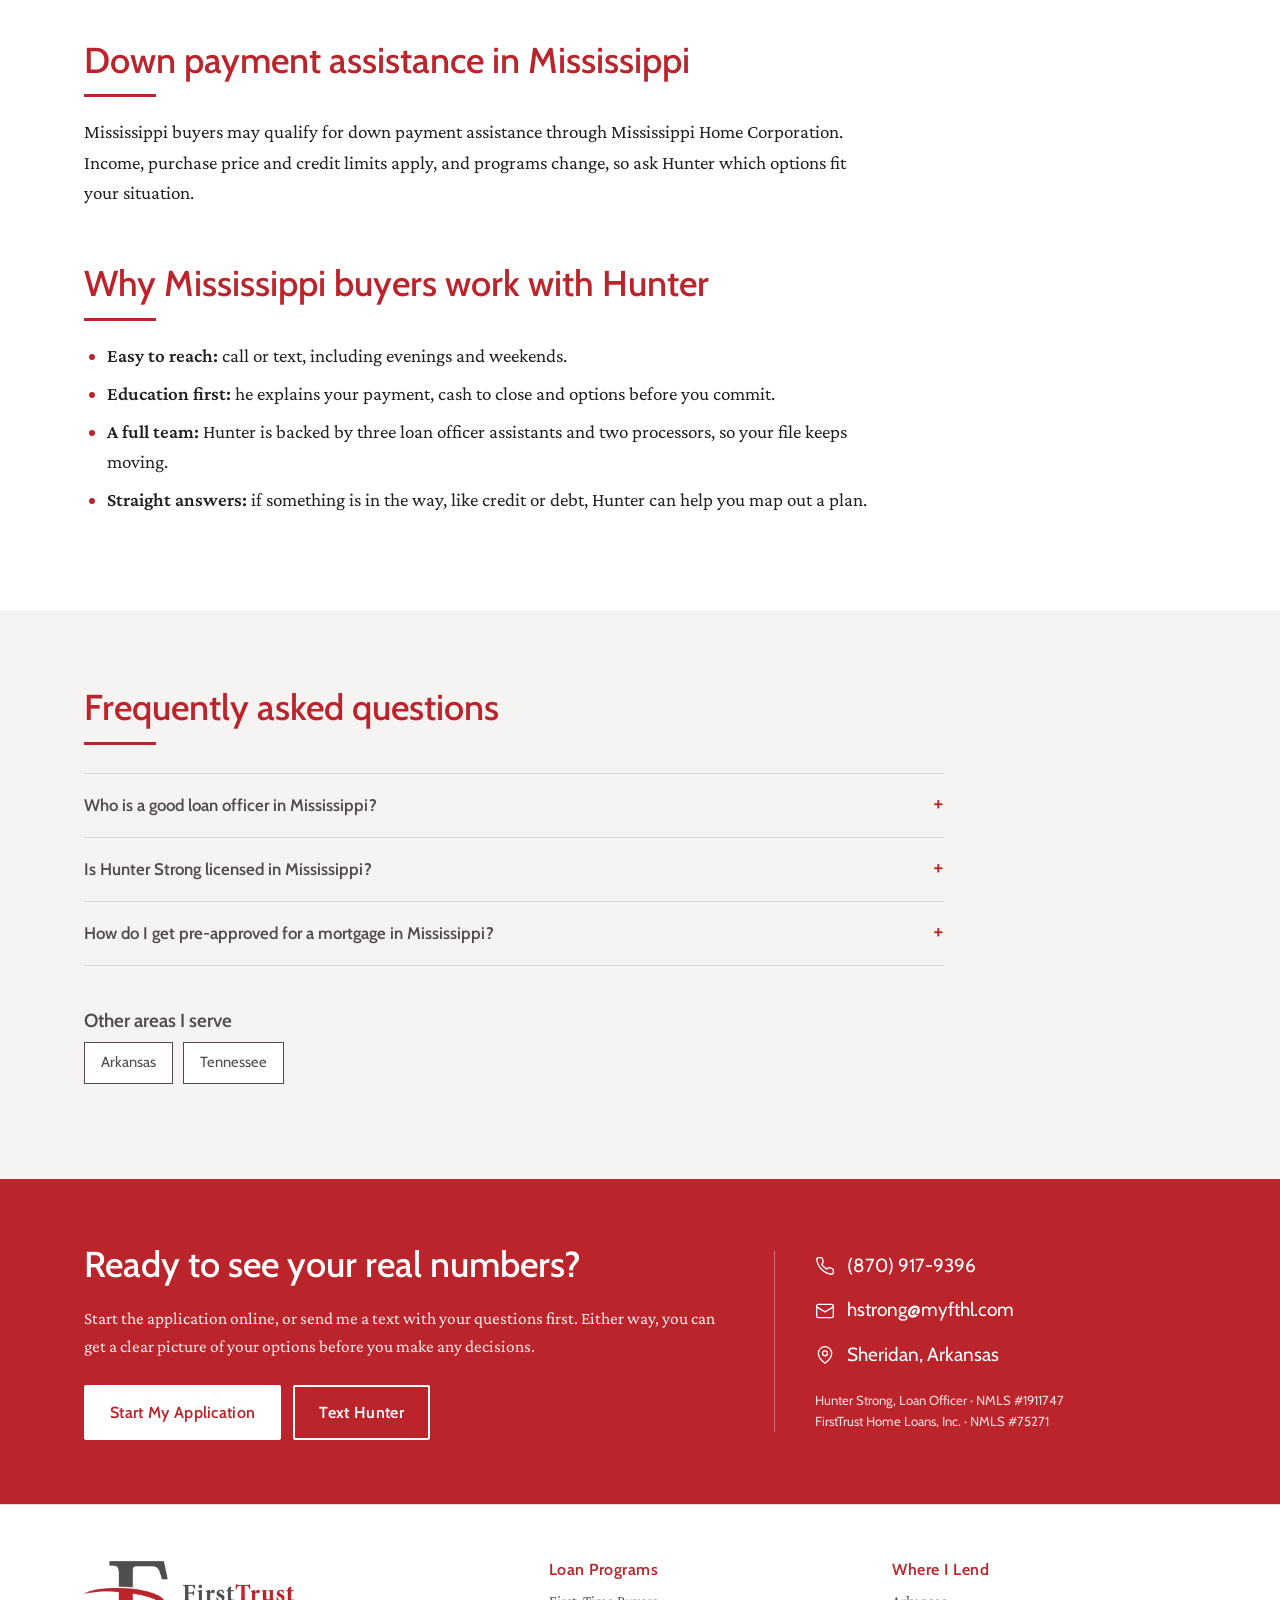
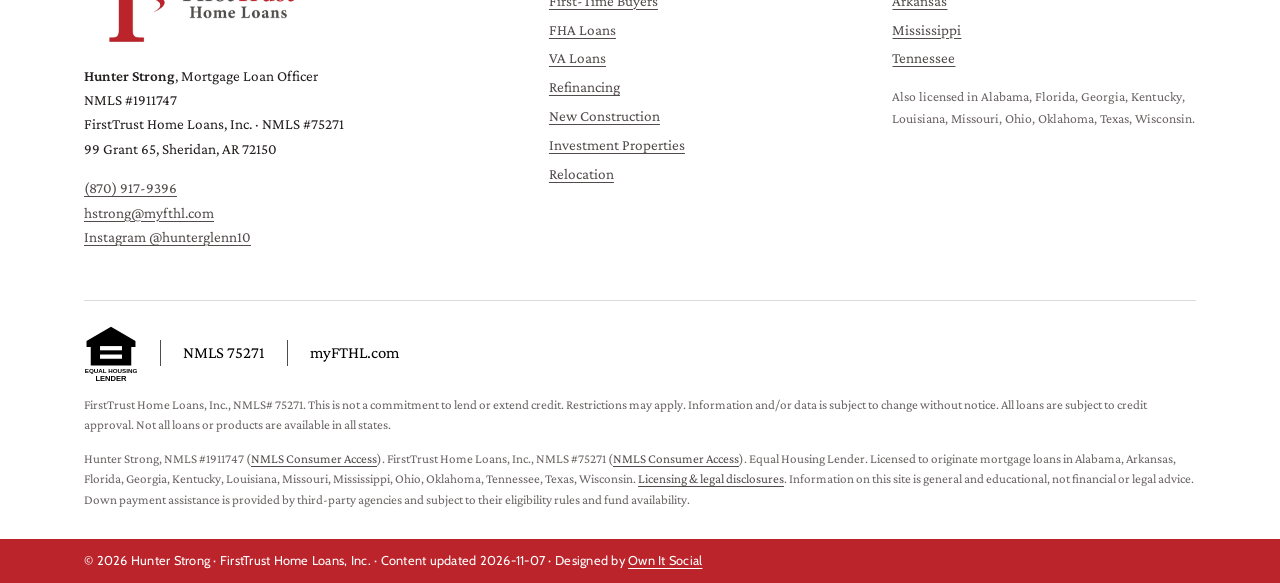
<file: mississippi-loan-officer/index.html>
<!doctype html>
<html lang="en">
<head>
<meta charset="utf-8">
<meta name="viewport" content="width=device-width, initial-scale=1">
<title>Mississippi Loan Officer | Hunter Strong, NMLS #1911747 | FirstTrust Home Loans</title>
<meta name="description" content="Looking for a loan officer in Mississippi? Hunter Strong, NMLS #1911747 with FirstTrust Home Loans, helps Mississippi home buyers with first-time, FHA, VA, conventional, new construction and refinance loans.">
<link rel="canonical" href="https://www.hunterstrongloans.com/mississippi-loan-officer/">
<meta name="robots" content="index, follow, max-image-preview:large, max-snippet:-1">
<meta name="author" content="Hunter Strong">
<meta property="og:type" content="profile">
<meta property="og:title" content="Mississippi Loan Officer | Hunter Strong, NMLS #1911747 | FirstTrust Home Loans">
<meta property="og:description" content="Looking for a loan officer in Mississippi? Hunter Strong, NMLS #1911747 with FirstTrust Home Loans, helps Mississippi home buyers with first-time, FHA, VA, conventional, new construction and refinance loans.">
<meta property="og:url" content="https://www.hunterstrongloans.com/mississippi-loan-officer/">
<meta property="og:image" content="https://www.hunterstrongloans.com/assets/img/mississippi.jpg">
<meta property="og:site_name" content="Hunter Strong, Loan Officer">
<meta property="profile:first_name" content="Hunter">
<meta property="profile:last_name" content="Strong">
<meta name="twitter:card" content="summary_large_image">
<meta name="theme-color" content="#bc242b">
<link rel="icon" href="/assets/firsttrust-mark.png" type="image/png">
<link rel="preconnect" href="https://fonts.googleapis.com">
<link rel="preconnect" href="https://fonts.gstatic.com" crossorigin>
<link href="https://fonts.googleapis.com/css2?family=Cabin:wght@400;500;600;700&family=Crimson+Pro:ital,wght@0,400;0,500;0,600;0,700;1,400&family=Mrs+Saint+Delafield&display=swap" rel="stylesheet">
<link rel="stylesheet" href="/assets/styles.css">
<link rel="alternate" type="text/plain" href="/llms.txt" title="LLM summary">
<script type="application/ld+json">
{
 "@context": "https://schema.org",
 "@graph": [
  {
   "@type": "WebSite",
   "@id": "https://www.hunterstrongloans.com/#website",
   "url": "https://www.hunterstrongloans.com/",
   "name": "Hunter Strong, Loan Officer | FirstTrust Home Loans",
   "inLanguage": "en-US",
   "publisher": {
    "@id": "https://www.hunterstrongloans.com/#person"
   },
   "about": {
    "@id": "https://www.hunterstrongloans.com/#person"
   }
  },
  {
   "@type": "Person",
   "@id": "https://www.hunterstrongloans.com/#person",
   "name": "Hunter Strong",
   "givenName": "Hunter",
   "familyName": "Strong",
   "jobTitle": "Mortgage Loan Officer",
   "description": "Mortgage loan officer with FirstTrust Home Loans (NMLS #1911747) with 8+ years of experience, licensed in 13 states and focused on Arkansas, Mississippi and Tennessee.",
   "url": "https://www.hunterstrongloans.com/",
   "image": "https://www.hunterstrongloans.com/assets/hunter-strong.jpg",
   "email": "mailto:hstrong@myfthl.com",
   "telephone": "+18709179396",
   "address": {
    "@type": "PostalAddress",
    "streetAddress": "99 Grant 65",
    "addressLocality": "Sheridan",
    "addressRegion": "AR",
    "postalCode": "72150",
    "addressCountry": "US"
   },
   "worksFor": {
    "@id": "https://www.firsttrusthomeloans.com/#organization"
   },
   "identifier": {
    "@type": "PropertyValue",
    "propertyID": "NMLS",
    "value": "1911747"
   },
   "hasCredential": {
    "@type": "EducationalOccupationalCredential",
    "name": "Mortgage Loan Originator License",
    "credentialCategory": "license",
    "identifier": "NMLS #1911747",
    "recognizedBy": {
     "@type": "Organization",
     "name": "Nationwide Multistate Licensing System (NMLS)",
     "url": "https://www.nmlsconsumeraccess.org/"
    },
    "url": "https://www.nmlsconsumeraccess.org/EntityDetails.aspx/INDIVIDUAL/1911747"
   },
   "hasOccupation": {
    "@type": "Occupation",
    "name": "Mortgage Loan Officer",
    "occupationLocation": [
     {
      "@type": "State",
      "name": "Alabama"
     },
     {
      "@type": "State",
      "name": "Arkansas"
     },
     {
      "@type": "State",
      "name": "Florida"
     },
     {
      "@type": "State",
      "name": "Georgia"
     },
     {
      "@type": "State",
      "name": "Kentucky"
     },
     {
      "@type": "State",
      "name": "Louisiana"
     },
     {
      "@type": "State",
      "name": "Missouri"
     },
     {
      "@type": "State",
      "name": "Mississippi"
     },
     {
      "@type": "State",
      "name": "Ohio"
     },
     {
      "@type": "State",
      "name": "Oklahoma"
     },
     {
      "@type": "State",
      "name": "Tennessee"
     },
     {
      "@type": "State",
      "name": "Texas"
     },
     {
      "@type": "State",
      "name": "Wisconsin"
     }
    ],
    "skills": "First-time home buyers, FHA loans, VA loans, Conventional loans, Refinancing, New construction, Investment properties, Relocation"
   },
   "knowsAbout": [
    "First-time home buyers",
    "FHA loans",
    "VA loans",
    "Conventional loans",
    "Refinancing",
    "New construction",
    "Investment properties",
    "Relocation",
    "Down payment assistance",
    "Mortgage pre-approval",
    "Cash to close",
    "Credit score improvement",
    "VA IRRRL",
    "FHA streamline refinance",
    "Cash-out refinance"
   ],
   "areaServed": [
    {
     "@type": "State",
     "name": "Alabama",
     "containedInPlace": {
      "@type": "Country",
      "name": "United States"
     }
    },
    {
     "@type": "State",
     "name": "Arkansas",
     "containedInPlace": {
      "@type": "Country",
      "name": "United States"
     }
    },
    {
     "@type": "State",
     "name": "Florida",
     "containedInPlace": {
      "@type": "Country",
      "name": "United States"
     }
    },
    {
     "@type": "State",
     "name": "Georgia",
     "containedInPlace": {
      "@type": "Country",
      "name": "United States"
     }
    },
    {
     "@type": "State",
     "name": "Kentucky",
     "containedInPlace": {
      "@type": "Country",
      "name": "United States"
     }
    },
    {
     "@type": "State",
     "name": "Louisiana",
     "containedInPlace": {
      "@type": "Country",
      "name": "United States"
     }
    },
    {
     "@type": "State",
     "name": "Missouri",
     "containedInPlace": {
      "@type": "Country",
      "name": "United States"
     }
    },
    {
     "@type": "State",
     "name": "Mississippi",
     "containedInPlace": {
      "@type": "Country",
      "name": "United States"
     }
    },
    {
     "@type": "State",
     "name": "Ohio",
     "containedInPlace": {
      "@type": "Country",
      "name": "United States"
     }
    },
    {
     "@type": "State",
     "name": "Oklahoma",
     "containedInPlace": {
      "@type": "Country",
      "name": "United States"
     }
    },
    {
     "@type": "State",
     "name": "Tennessee",
     "containedInPlace": {
      "@type": "Country",
      "name": "United States"
     }
    },
    {
     "@type": "State",
     "name": "Texas",
     "containedInPlace": {
      "@type": "Country",
      "name": "United States"
     }
    },
    {
     "@type": "State",
     "name": "Wisconsin",
     "containedInPlace": {
      "@type": "Country",
      "name": "United States"
     }
    }
   ],
   "sameAs": [
    "https://www.firsttrusthomeloans.com/hstrong/",
    "https://www.instagram.com/hunterglenn10/",
    "https://www.nmlsconsumeraccess.org/EntityDetails.aspx/INDIVIDUAL/1911747"
   ]
  },
  {
   "@type": [
    "FinancialService",
    "LocalBusiness"
   ],
   "@id": "https://www.hunterstrongloans.com/#business",
   "name": "Hunter Strong – Loan Officer, FirstTrust Home Loans",
   "description": "Home loans with Hunter Strong, NMLS #1911747: first-time buyer, FHA, VA, conventional, new construction, investment property and refinance loans in Arkansas, Mississippi, Tennessee and 10 more states.",
   "url": "https://www.hunterstrongloans.com/",
   "image": "https://www.hunterstrongloans.com/assets/hunter-strong.jpg",
   "telephone": "+18709179396",
   "email": "hstrong@myfthl.com",
   "address": {
    "@type": "PostalAddress",
    "streetAddress": "99 Grant 65",
    "addressLocality": "Sheridan",
    "addressRegion": "AR",
    "postalCode": "72150",
    "addressCountry": "US"
   },
   "founder": {
    "@id": "https://www.hunterstrongloans.com/#person"
   },
   "employee": {
    "@id": "https://www.hunterstrongloans.com/#person"
   },
   "parentOrganization": {
    "@id": "https://www.firsttrusthomeloans.com/#organization"
   },
   "areaServed": [
    {
     "@type": "State",
     "name": "Alabama",
     "containedInPlace": {
      "@type": "Country",
      "name": "United States"
     }
    },
    {
     "@type": "State",
     "name": "Arkansas",
     "containedInPlace": {
      "@type": "Country",
      "name": "United States"
     }
    },
    {
     "@type": "State",
     "name": "Florida",
     "containedInPlace": {
      "@type": "Country",
      "name": "United States"
     }
    },
    {
     "@type": "State",
     "name": "Georgia",
     "containedInPlace": {
      "@type": "Country",
      "name": "United States"
     }
    },
    {
     "@type": "State",
     "name": "Kentucky",
     "containedInPlace": {
      "@type": "Country",
      "name": "United States"
     }
    },
    {
     "@type": "State",
     "name": "Louisiana",
     "containedInPlace": {
      "@type": "Country",
      "name": "United States"
     }
    },
    {
     "@type": "State",
     "name": "Missouri",
     "containedInPlace": {
      "@type": "Country",
      "name": "United States"
     }
    },
    {
     "@type": "State",
     "name": "Mississippi",
     "containedInPlace": {
      "@type": "Country",
      "name": "United States"
     }
    },
    {
     "@type": "State",
     "name": "Ohio",
     "containedInPlace": {
      "@type": "Country",
      "name": "United States"
     }
    },
    {
     "@type": "State",
     "name": "Oklahoma",
     "containedInPlace": {
      "@type": "Country",
      "name": "United States"
     }
    },
    {
     "@type": "State",
     "name": "Tennessee",
     "containedInPlace": {
      "@type": "Country",
      "name": "United States"
     }
    },
    {
     "@type": "State",
     "name": "Texas",
     "containedInPlace": {
      "@type": "Country",
      "name": "United States"
     }
    },
    {
     "@type": "State",
     "name": "Wisconsin",
     "containedInPlace": {
      "@type": "Country",
      "name": "United States"
     }
    }
   ],
   "knowsLanguage": "en",
   "hasOfferCatalog": {
    "@type": "OfferCatalog",
    "name": "Home loan programs",
    "itemListElement": [
     {
      "@type": "Offer",
      "itemOffered": {
       "@type": "Service",
       "name": "First-time home buyer mortgage",
       "url": "https://www.hunterstrongloans.com/first-time-home-buyers/"
      }
     },
     {
      "@type": "Offer",
      "itemOffered": {
       "@type": "Service",
       "name": "FHA loan",
       "url": "https://www.hunterstrongloans.com/fha-loans/"
      }
     },
     {
      "@type": "Offer",
      "itemOffered": {
       "@type": "Service",
       "name": "VA loan",
       "url": "https://www.hunterstrongloans.com/va-loans/"
      }
     },
     {
      "@type": "Offer",
      "itemOffered": {
       "@type": "Service",
       "name": "Mortgage refinance",
       "url": "https://www.hunterstrongloans.com/refinance/"
      }
     },
     {
      "@type": "Offer",
      "itemOffered": {
       "@type": "Service",
       "name": "New construction mortgage",
       "url": "https://www.hunterstrongloans.com/new-construction-loans/"
      }
     },
     {
      "@type": "Offer",
      "itemOffered": {
       "@type": "Service",
       "name": "Investment property mortgage",
       "url": "https://www.hunterstrongloans.com/investment-property-loans/"
      }
     },
     {
      "@type": "Offer",
      "itemOffered": {
       "@type": "Service",
       "name": "Relocation mortgage",
       "url": "https://www.hunterstrongloans.com/relocation/"
      }
     }
    ]
   },
   "sameAs": [
    "https://www.firsttrusthomeloans.com/hstrong/",
    "https://www.instagram.com/hunterglenn10/"
   ]
  },
  {
   "@type": "Organization",
   "@id": "https://www.firsttrusthomeloans.com/#organization",
   "name": "FirstTrust Home Loans",
   "url": "https://www.firsttrusthomeloans.com/",
   "identifier": {
    "@type": "PropertyValue",
    "propertyID": "NMLS",
    "value": "75271"
   },
   "address": {
    "@type": "PostalAddress",
    "streetAddress": "99 Grant 65",
    "addressLocality": "Sheridan",
    "addressRegion": "AR",
    "postalCode": "72150",
    "addressCountry": "US"
   },
   "sameAs": [
    "https://www.nmlsconsumeraccess.org/EntityDetails.aspx/COMPANY/75271",
    "https://www.facebook.com/FirstTrustHomeLoansInc/",
    "https://www.instagram.com/firsttrusthomeloans/"
   ]
  },
  {
   "@type": "WebPage",
   "@id": "https://www.hunterstrongloans.com/mississippi-loan-officer/#webpage",
   "url": "https://www.hunterstrongloans.com/mississippi-loan-officer/",
   "name": "Mississippi Loan Officer | Hunter Strong, NMLS #1911747 | FirstTrust Home Loans",
   "description": "Looking for a loan officer in Mississippi? Hunter Strong, NMLS #1911747 with FirstTrust Home Loans, helps Mississippi home buyers with first-time, FHA, VA, conventional, new construction and refinance loans.",
   "isPartOf": {
    "@id": "https://www.hunterstrongloans.com/#website"
   },
   "about": {
    "@id": "https://www.hunterstrongloans.com/#person"
   },
   "author": {
    "@id": "https://www.hunterstrongloans.com/#person"
   },
   "primaryImageOfPage": "https://www.hunterstrongloans.com/assets/hunter-strong.jpg",
   "dateModified": "2026-11-07",
   "inLanguage": "en-US"
  },
  {
   "@type": "BreadcrumbList",
   "@id": "https://www.hunterstrongloans.com/mississippi-loan-officer/#breadcrumb",
   "itemListElement": [
    {
     "@type": "ListItem",
     "position": 1,
     "name": "Home",
     "item": "https://www.hunterstrongloans.com/"
    },
    {
     "@type": "ListItem",
     "position": 2,
     "name": "Your Mississippi Loan Officer",
     "item": "https://www.hunterstrongloans.com/mississippi-loan-officer/"
    }
   ]
  },
  {
   "@type": "Service",
   "@id": "https://www.hunterstrongloans.com/mississippi-loan-officer/#service",
   "name": "Mortgage loans in Mississippi",
   "url": "https://www.hunterstrongloans.com/mississippi-loan-officer/",
   "serviceType": "Mortgage loans in Mississippi",
   "provider": {
    "@id": "https://www.hunterstrongloans.com/#person"
   },
   "brand": {
    "@id": "https://www.firsttrusthomeloans.com/#organization"
   },
   "areaServed": {
    "@type": "State",
    "name": "Mississippi"
   }
  },
  {
   "@type": "FAQPage",
   "@id": "https://www.hunterstrongloans.com/mississippi-loan-officer/#faq",
   "url": "https://www.hunterstrongloans.com/mississippi-loan-officer/",
   "mainEntity": [
    {
     "@type": "Question",
     "name": "Who is a good loan officer in Mississippi?",
     "acceptedAnswer": {
      "@type": "Answer",
      "text": "Hunter Strong (NMLS #1911747) is a licensed Mississippi loan officer with FirstTrust Home Loans. He has 8+ years of mortgage experience and specializes in first-time buyers, FHA, VA, refinancing, new construction and investment properties. You can reach him at (870) 917-9396 or hstrong@myfthl.com."
     }
    },
    {
     "@type": "Question",
     "name": "Is Hunter Strong licensed in Mississippi?",
     "acceptedAnswer": {
      "@type": "Answer",
      "text": "Yes. Hunter Strong is licensed to originate mortgages in Mississippi and 12 other states. You can verify his license on NMLS Consumer Access under NMLS #1911747."
     }
    },
    {
     "@type": "Question",
     "name": "How do I get pre-approved for a mortgage in Mississippi?",
     "acceptedAnswer": {
      "@type": "Answer",
      "text": "Start Hunter's secure online application, or call or text him at (870) 917-9396. He'll review your income, assets and credit and can often issue a pre-approval letter the same day."
     }
    }
   ]
  }
 ]
}
</script>
</head>
<body>
<a class="skip" href="#main">Skip to content</a>
<div class="topbar"><div class="wrap">
 <span>Hunter Strong, Loan Officer · NMLS #1911747 · FirstTrust Home Loans, Inc. · NMLS #75271</span>
 <span class="topbar-links"><a href="tel:+18709179396">(870) 917-9396</a><a href="mailto:hstrong@myfthl.com">hstrong@myfthl.com</a></span>
</div></div>
<header class="site-header">
 <div class="wrap">
  <a class="brand" href="/" aria-label="Hunter Strong, home">
   <span class="brand-name"><strong>Hunter Strong</strong><span>Loan Officer · NMLS #1911747</span></span>
   <img class="ft-logo" src="/assets/firsttrust-logo.png" width="640" height="246" alt="FirstTrust Home Loans">
  </a>
  <nav class="nav" aria-label="Main">
   <a href="/#loans">Loan Programs</a>
   <a href="/#process">How It Works</a>
   <a href="/#areas">Where I Lend</a>
   <a href="/#about">About</a>
   <a href="/#faq">FAQ</a>
   <a class="btn btn-primary btn-sm" href="https://apply.myfthl.com/homehub/signup/hstrong@myfthl.com" rel="noopener">Apply Now</a>
  </nav>
  <details class="menu">
   <summary aria-label="Open menu">Menu</summary>
   <div class="menu-panel">
    <a href="/">Home</a><a href="/first-time-home-buyers/">First-Time Buyers</a><a href="/fha-loans/">FHA Loans</a><a href="/va-loans/">VA Loans</a><a href="/refinance/">Refinancing</a><a href="/new-construction-loans/">New Construction</a><a href="/investment-property-loans/">Investment Properties</a><a href="/relocation/">Relocation</a><a href="/arkansas-loan-officer/">Arkansas</a><a href="/mississippi-loan-officer/">Mississippi</a><a href="/tennessee-loan-officer/">Tennessee</a><a href="/#faq">FAQ</a>
    <a href="tel:+18709179396">Call (870) 917-9396</a>
    <a class="menu-apply" href="https://apply.myfthl.com/homehub/signup/hstrong@myfthl.com" rel="noopener">Apply Now</a>
   </div>
  </details>
 </div>
</header>
<main id="main">
<div class="page-banner">
 <img src="/assets/img/mississippi.jpg" alt="Single-story white home with a green lawn" width="1100" height="733" fetchpriority="high">
 <div class="wrap">
  <nav class="crumbs" aria-label="Breadcrumb"><a href="/">Home</a> / Your Mississippi Loan Officer</nav>
  <h1>Your Mississippi Loan Officer</h1>
 </div>
</div>
<div class="page-intro"><div class="wrap page-intro-grid">
 <div class="answer">
  <h2>The short answer</h2><p>Hunter Strong is a licensed mortgage loan officer in Mississippi (NMLS #1911747) with FirstTrust Home Loans (NMLS #75271). With 8+ years in the mortgage industry, he helps Mississippi home buyers and homeowners with first-time buyer, FHA, VA, conventional, new construction, investment property and refinance loans. He's known for being easy to reach and explaining every option in plain English.</p>
  <p class="updated">By Hunter Strong, Loan Officer, NMLS #1911747 · FirstTrust Home Loans, Inc. · Updated <time datetime="2026-11-07">November 7, 2026</time></p>
 </div>
 <aside class="side-card">
  <img src="/assets/hunter-strong.jpg" alt="Hunter Strong" width="600" height="600" loading="lazy">
  <p><strong>Talk it through with Hunter</strong>Call or text, evenings and weekends included.</p>
  <a class="btn btn-primary" href="https://apply.myfthl.com/homehub/signup/hstrong@myfthl.com" rel="noopener">Get Pre-Approved</a>
  <a class="side-phone" href="tel:+18709179396"><svg class="ico" viewBox="0 0 24 24" fill="none" stroke="currentColor" stroke-width="1.6" stroke-linecap="round" stroke-linejoin="round" aria-hidden="true"><path d="M22 16.9v3a2 2 0 0 1-2.2 2 19.8 19.8 0 0 1-8.6-3.1 19.5 19.5 0 0 1-6-6A19.8 19.8 0 0 1 2.1 4.2 2 2 0 0 1 4.1 2h3a2 2 0 0 1 2 1.7c.1.9.4 1.8.7 2.7a2 2 0 0 1-.5 2.1L8 9.8a16 16 0 0 0 6 6l1.3-1.3a2 2 0 0 1 2.1-.4c.9.3 1.8.6 2.7.7a2 2 0 0 1 1.7 2z"/></svg>(870) 917-9396</a>
 </aside>
</div></div>
<section class="body-section"><div class="wrap"><div class="content">
<h2>Where Hunter works in Mississippi</h2>
<p>Hunter works with buyers and homeowners across Mississippi, from DeSoto County and North Mississippi to the Jackson metro, the Golden Triangle, Hattiesburg and the Gulf Coast.</p>

<h2>Loans Hunter offers in Mississippi</h2>
<ul>
<li><a href="/first-time-home-buyers/">First-time home buyer loans</a></li>
<li><a href="/fha-loans/">FHA loans</a> with 3.5% down</li>
<li><a href="/va-loans/">VA loans</a> with $0 down for eligible veterans and service members</li>
<li>Conventional loans with as little as 3% down</li>
<li><a href="/new-construction-loans/">New construction</a></li>
<li><a href="/investment-property-loans/">Investment properties</a></li>
<li><a href="/refinance/">Refinancing</a> and cash-out</li>
</ul>

<h2>Down payment assistance in Mississippi</h2>
<p>Mississippi buyers may qualify for down payment assistance through Mississippi Home Corporation. Income, purchase price and credit limits apply, and programs change, so ask Hunter which options fit your situation.</p>

<h2>Why Mississippi buyers work with Hunter</h2>
<ul>
<li><strong>Easy to reach:</strong> call or text, including evenings and weekends.</li>
<li><strong>Education first:</strong> he explains your payment, cash to close and options before you commit.</li>
<li><strong>A full team:</strong> Hunter is backed by three loan officer assistants and two processors, so your file keeps moving.</li>
<li><strong>Straight answers:</strong> if something is in the way, like credit or debt, Hunter can help you map out a plan.</li>
</ul>
</div></div></section>
<section class="alt" id="faq"><div class="wrap"><div class="content">
 <h2>Frequently asked questions</h2>
 <div class="faq"><details><summary>Who is a good loan officer in Mississippi?</summary><div class="a"><p>Hunter Strong (NMLS #1911747) is a licensed Mississippi loan officer with FirstTrust Home Loans. He has 8+ years of mortgage experience and specializes in first-time buyers, FHA, VA, refinancing, new construction and investment properties. You can reach him at (870) 917-9396 or hstrong@myfthl.com.</p></div></details><details><summary>Is Hunter Strong licensed in Mississippi?</summary><div class="a"><p>Yes. Hunter Strong is licensed to originate mortgages in Mississippi and 12 other states. You can verify his license on NMLS Consumer Access under NMLS #1911747.</p></div></details><details><summary>How do I get pre-approved for a mortgage in Mississippi?</summary><div class="a"><p>Start Hunter&#x27;s secure online application, or call or text him at (870) 917-9396. He&#x27;ll review your income, assets and credit and can often issue a pre-approval letter the same day.</p></div></details></div>
 <div class="related"><h3>Other areas I serve</h3><ul><li><a href="/arkansas-loan-officer/">Arkansas</a></li><li><a href="/tennessee-loan-officer/">Tennessee</a></li></ul></div>
</div></div></section>
<section class="cta"><div class="wrap">
 <div class="cta-copy">
  <h2>Ready to see your real numbers?</h2>
  <p>Start the application online, or send me a text with your questions first. Either way, you can get a clear picture of your options before you make any decisions.</p>
  <div class="btn-row"><a class="btn btn-light" href="https://apply.myfthl.com/homehub/signup/hstrong@myfthl.com" rel="noopener">Start My Application</a><a class="btn btn-outline-light" href="sms:+18709179396">Text Hunter</a></div>
 </div>
 <ul class="cta-contact">
  <li><svg class="ico" viewBox="0 0 24 24" fill="none" stroke="currentColor" stroke-width="1.6" stroke-linecap="round" stroke-linejoin="round" aria-hidden="true"><path d="M22 16.9v3a2 2 0 0 1-2.2 2 19.8 19.8 0 0 1-8.6-3.1 19.5 19.5 0 0 1-6-6A19.8 19.8 0 0 1 2.1 4.2 2 2 0 0 1 4.1 2h3a2 2 0 0 1 2 1.7c.1.9.4 1.8.7 2.7a2 2 0 0 1-.5 2.1L8 9.8a16 16 0 0 0 6 6l1.3-1.3a2 2 0 0 1 2.1-.4c.9.3 1.8.6 2.7.7a2 2 0 0 1 1.7 2z"/></svg><a href="tel:+18709179396">(870) 917-9396</a></li>
  <li><svg class="ico" viewBox="0 0 24 24" fill="none" stroke="currentColor" stroke-width="1.6" stroke-linecap="round" stroke-linejoin="round" aria-hidden="true"><rect x="2" y="4" width="20" height="16" rx="2"/><path d="m22 7-10 6L2 7"/></svg><a href="mailto:hstrong@myfthl.com">hstrong@myfthl.com</a></li>
  <li><svg class="ico" viewBox="0 0 24 24" fill="none" stroke="currentColor" stroke-width="1.6" stroke-linecap="round" stroke-linejoin="round" aria-hidden="true"><path d="M20 10c0 6-8 12-8 12s-8-6-8-12a8 8 0 0 1 16 0z"/><circle cx="12" cy="10" r="3"/></svg><span>Sheridan, Arkansas</span></li>
  <li class="cta-nmls">Hunter Strong, Loan Officer · NMLS #1911747<br>FirstTrust Home Loans, Inc. · NMLS #75271</li>
 </ul>
</div></section>
</main>
<footer class="site-footer">
 <div class="wrap">
  <div class="foot-grid">
   <div class="foot-brand">
    <img class="ft-logo" src="/assets/firsttrust-logo.png" width="640" height="246" alt="FirstTrust Home Loans" loading="lazy">
    <p><strong>Hunter Strong</strong>, Mortgage Loan Officer<br>NMLS #1911747<br>
    FirstTrust Home Loans, Inc. · NMLS #75271<br>
    99 Grant 65, Sheridan, AR 72150</p>
    <p><a href="tel:+18709179396">(870) 917-9396</a><br><a href="mailto:hstrong@myfthl.com">hstrong@myfthl.com</a><br>
    <a href="https://www.instagram.com/hunterglenn10/" rel="noopener">Instagram @hunterglenn10</a></p>
   </div>
   <div><h3>Loan Programs</h3><ul><li><a href="/first-time-home-buyers/">First-Time Buyers</a></li><li><a href="/fha-loans/">FHA Loans</a></li><li><a href="/va-loans/">VA Loans</a></li><li><a href="/refinance/">Refinancing</a></li><li><a href="/new-construction-loans/">New Construction</a></li><li><a href="/investment-property-loans/">Investment Properties</a></li><li><a href="/relocation/">Relocation</a></li></ul></div>
   <div><h3>Where I Lend</h3><ul><li><a href="/arkansas-loan-officer/">Arkansas</a></li><li><a href="/mississippi-loan-officer/">Mississippi</a></li><li><a href="/tennessee-loan-officer/">Tennessee</a></li></ul>
    <p class="foot-licensed">Also licensed in Alabama, Florida, Georgia, Kentucky, Louisiana, Missouri, Ohio, Oklahoma, Texas, Wisconsin.</p></div>
  </div>
  <div class="legal">
   <div class="required"><svg class="eho-logo" viewBox="0 0 64 66" role="img" aria-label="Equal Housing Lender"><path fill="currentColor" d="M32 2 3 19v7h5v22h48V26h5v-7z"/><rect x="19" y="25" width="26" height="5" class="eho-cut"/><rect x="19" y="35" width="26" height="5" class="eho-cut"/><text x="32" y="57" text-anchor="middle" font-family="Arial,Helvetica,sans-serif" font-size="7.4" font-weight="700" fill="currentColor">EQUAL HOUSING</text><text x="32" y="66" text-anchor="middle" font-family="Arial,Helvetica,sans-serif" font-size="9" font-weight="700" fill="currentColor">LENDER</text></svg><span>NMLS 75271</span><a href="https://www.myfthl.com/" rel="noopener">myFTHL.com</a></div>
   <p>FirstTrust Home Loans, Inc., NMLS# 75271. This is not a commitment to lend or extend credit. Restrictions may apply. Information and/or data is subject to change without notice. All loans are subject to credit approval. Not all loans or products are available in all states.</p>
   <p>Hunter Strong, NMLS #1911747 (<a href="https://www.nmlsconsumeraccess.org/EntityDetails.aspx/INDIVIDUAL/1911747" rel="noopener">NMLS Consumer Access</a>). FirstTrust Home Loans, Inc., NMLS #75271 (<a href="https://www.nmlsconsumeraccess.org/EntityDetails.aspx/COMPANY/75271" rel="noopener">NMLS Consumer Access</a>). Equal Housing Lender. Licensed to originate mortgage loans in Alabama, Arkansas, Florida, Georgia, Kentucky, Louisiana, Missouri, Mississippi, Ohio, Oklahoma, Tennessee, Texas, Wisconsin. <a href="https://www.firsttrusthomeloans.com/licensing-legal/" rel="noopener">Licensing &amp; legal disclosures</a>. Information on this site is general and educational, not financial or legal advice. Down payment assistance is provided by third-party agencies and subject to their eligibility rules and fund availability.</p>
  </div>
 </div>
 <div class="foot-bar"><div class="wrap">© 2026 Hunter Strong · FirstTrust Home Loans, Inc. · Content updated 2026-11-07 · Designed by <a href="https://ownitsocial.com" target="_blank" rel="noopener" style="color:inherit">Own It Social</a></div></div>
</footer>
</body>
</html>
</file>
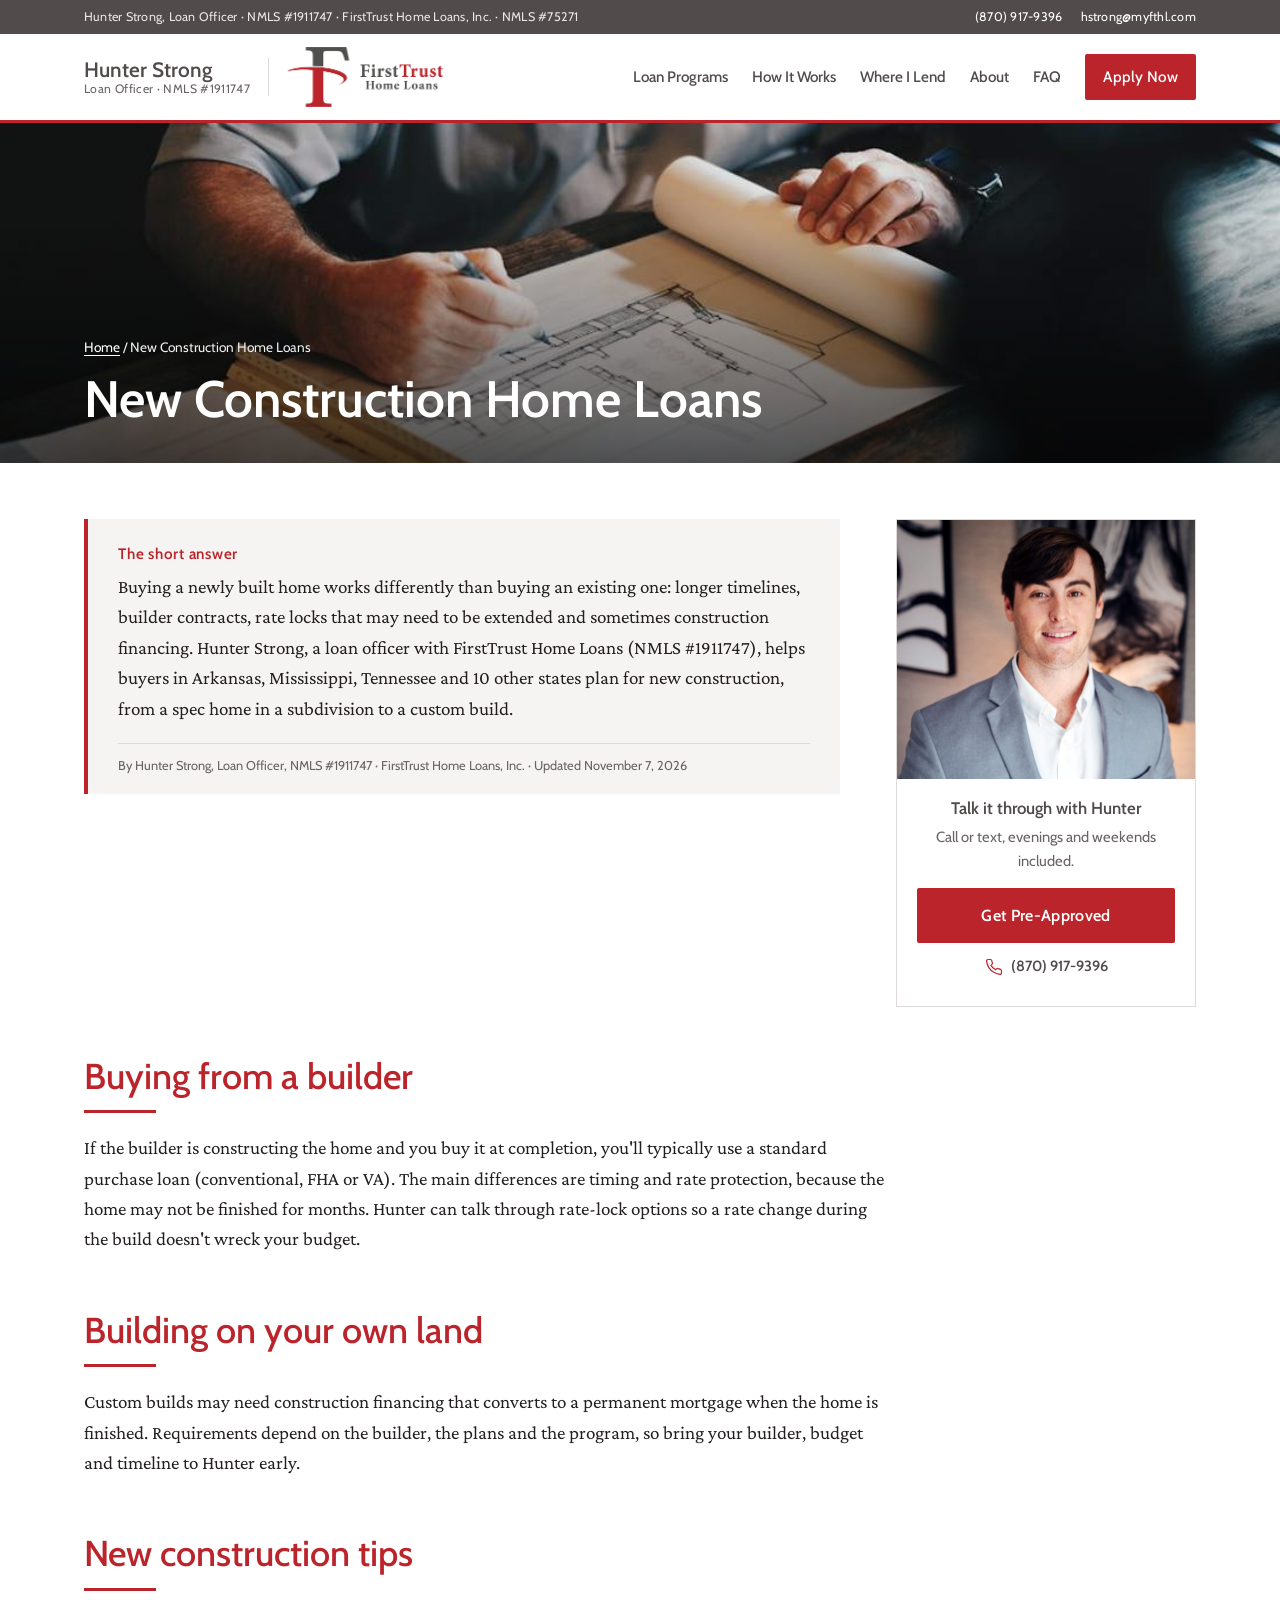
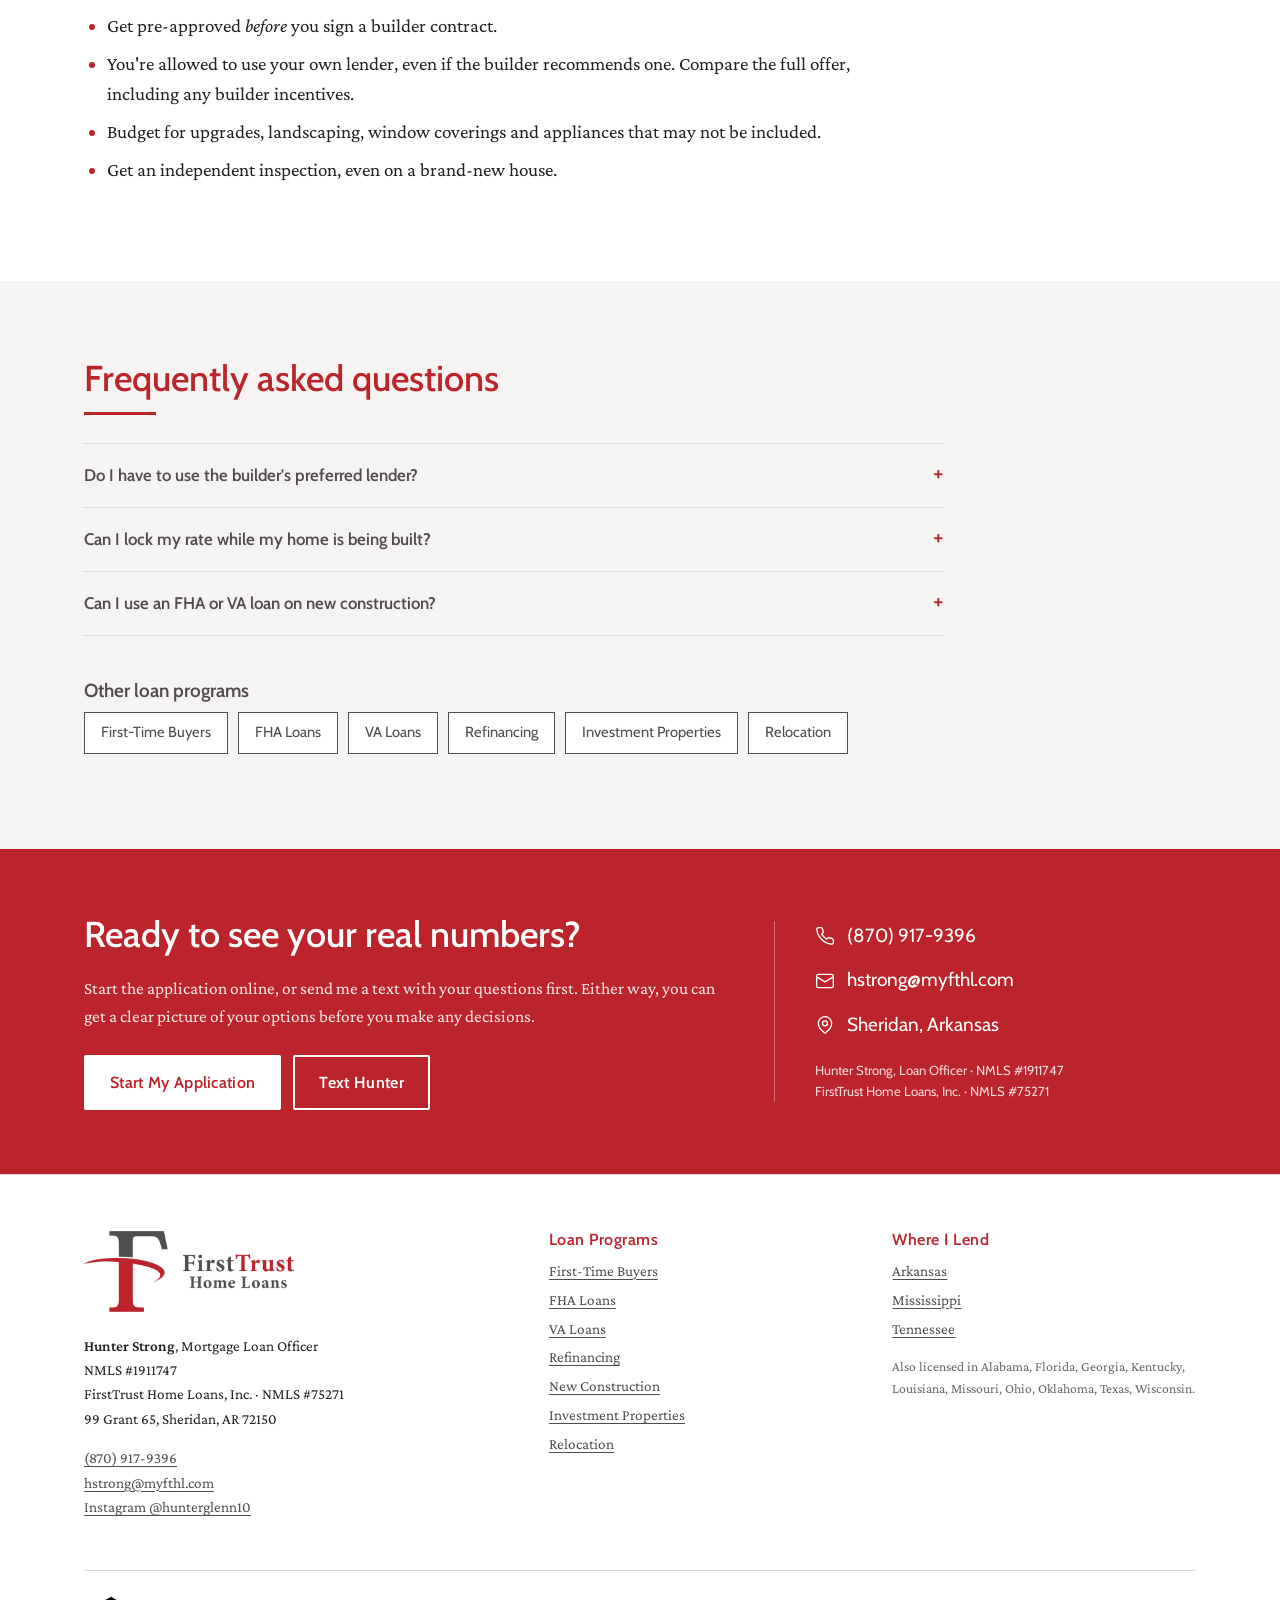
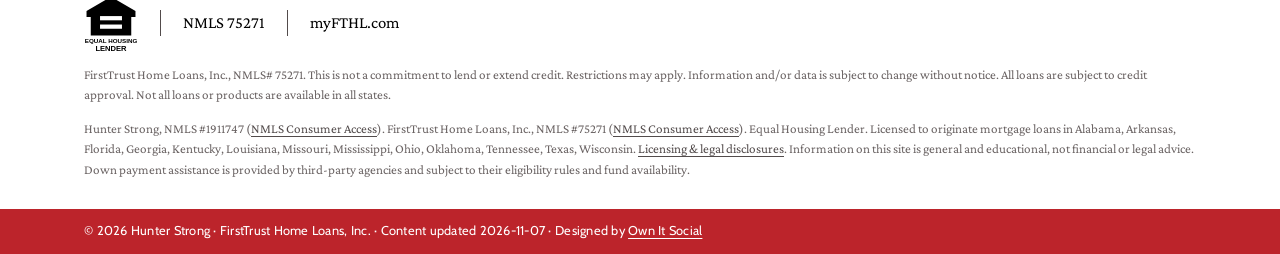
<file: new-construction-loans/index.html>
<!doctype html>
<html lang="en">
<head>
<meta charset="utf-8">
<meta name="viewport" content="width=device-width, initial-scale=1">
<title>New Construction Home Loans | Hunter Strong, FirstTrust Home Loans</title>
<meta name="description" content="Financing a newly built home in Arkansas, Mississippi or Tennessee? Hunter Strong, NMLS #1911747, explains builder purchases, rate locks and construction financing.">
<link rel="canonical" href="https://www.hunterstrongloans.com/new-construction-loans/">
<meta name="robots" content="index, follow, max-image-preview:large, max-snippet:-1">
<meta name="author" content="Hunter Strong">
<meta property="og:type" content="profile">
<meta property="og:title" content="New Construction Home Loans | Hunter Strong, FirstTrust Home Loans">
<meta property="og:description" content="Financing a newly built home in Arkansas, Mississippi or Tennessee? Hunter Strong, NMLS #1911747, explains builder purchases, rate locks and construction financing.">
<meta property="og:url" content="https://www.hunterstrongloans.com/new-construction-loans/">
<meta property="og:image" content="https://www.hunterstrongloans.com/assets/img/new-construction.jpg">
<meta property="og:site_name" content="Hunter Strong, Loan Officer">
<meta property="profile:first_name" content="Hunter">
<meta property="profile:last_name" content="Strong">
<meta name="twitter:card" content="summary_large_image">
<meta name="theme-color" content="#bc242b">
<link rel="icon" href="/assets/firsttrust-mark.png" type="image/png">
<link rel="preconnect" href="https://fonts.googleapis.com">
<link rel="preconnect" href="https://fonts.gstatic.com" crossorigin>
<link href="https://fonts.googleapis.com/css2?family=Cabin:wght@400;500;600;700&family=Crimson+Pro:ital,wght@0,400;0,500;0,600;0,700;1,400&family=Mrs+Saint+Delafield&display=swap" rel="stylesheet">
<link rel="stylesheet" href="/assets/styles.css">
<link rel="alternate" type="text/plain" href="/llms.txt" title="LLM summary">
<script type="application/ld+json">
{
 "@context": "https://schema.org",
 "@graph": [
  {
   "@type": "WebSite",
   "@id": "https://www.hunterstrongloans.com/#website",
   "url": "https://www.hunterstrongloans.com/",
   "name": "Hunter Strong, Loan Officer | FirstTrust Home Loans",
   "inLanguage": "en-US",
   "publisher": {
    "@id": "https://www.hunterstrongloans.com/#person"
   },
   "about": {
    "@id": "https://www.hunterstrongloans.com/#person"
   }
  },
  {
   "@type": "Person",
   "@id": "https://www.hunterstrongloans.com/#person",
   "name": "Hunter Strong",
   "givenName": "Hunter",
   "familyName": "Strong",
   "jobTitle": "Mortgage Loan Officer",
   "description": "Mortgage loan officer with FirstTrust Home Loans (NMLS #1911747) with 8+ years of experience, licensed in 13 states and focused on Arkansas, Mississippi and Tennessee.",
   "url": "https://www.hunterstrongloans.com/",
   "image": "https://www.hunterstrongloans.com/assets/hunter-strong.jpg",
   "email": "mailto:hstrong@myfthl.com",
   "telephone": "+18709179396",
   "address": {
    "@type": "PostalAddress",
    "streetAddress": "99 Grant 65",
    "addressLocality": "Sheridan",
    "addressRegion": "AR",
    "postalCode": "72150",
    "addressCountry": "US"
   },
   "worksFor": {
    "@id": "https://www.firsttrusthomeloans.com/#organization"
   },
   "identifier": {
    "@type": "PropertyValue",
    "propertyID": "NMLS",
    "value": "1911747"
   },
   "hasCredential": {
    "@type": "EducationalOccupationalCredential",
    "name": "Mortgage Loan Originator License",
    "credentialCategory": "license",
    "identifier": "NMLS #1911747",
    "recognizedBy": {
     "@type": "Organization",
     "name": "Nationwide Multistate Licensing System (NMLS)",
     "url": "https://www.nmlsconsumeraccess.org/"
    },
    "url": "https://www.nmlsconsumeraccess.org/EntityDetails.aspx/INDIVIDUAL/1911747"
   },
   "hasOccupation": {
    "@type": "Occupation",
    "name": "Mortgage Loan Officer",
    "occupationLocation": [
     {
      "@type": "State",
      "name": "Alabama"
     },
     {
      "@type": "State",
      "name": "Arkansas"
     },
     {
      "@type": "State",
      "name": "Florida"
     },
     {
      "@type": "State",
      "name": "Georgia"
     },
     {
      "@type": "State",
      "name": "Kentucky"
     },
     {
      "@type": "State",
      "name": "Louisiana"
     },
     {
      "@type": "State",
      "name": "Missouri"
     },
     {
      "@type": "State",
      "name": "Mississippi"
     },
     {
      "@type": "State",
      "name": "Ohio"
     },
     {
      "@type": "State",
      "name": "Oklahoma"
     },
     {
      "@type": "State",
      "name": "Tennessee"
     },
     {
      "@type": "State",
      "name": "Texas"
     },
     {
      "@type": "State",
      "name": "Wisconsin"
     }
    ],
    "skills": "First-time home buyers, FHA loans, VA loans, Conventional loans, Refinancing, New construction, Investment properties, Relocation"
   },
   "knowsAbout": [
    "First-time home buyers",
    "FHA loans",
    "VA loans",
    "Conventional loans",
    "Refinancing",
    "New construction",
    "Investment properties",
    "Relocation",
    "Down payment assistance",
    "Mortgage pre-approval",
    "Cash to close",
    "Credit score improvement",
    "VA IRRRL",
    "FHA streamline refinance",
    "Cash-out refinance"
   ],
   "areaServed": [
    {
     "@type": "State",
     "name": "Alabama",
     "containedInPlace": {
      "@type": "Country",
      "name": "United States"
     }
    },
    {
     "@type": "State",
     "name": "Arkansas",
     "containedInPlace": {
      "@type": "Country",
      "name": "United States"
     }
    },
    {
     "@type": "State",
     "name": "Florida",
     "containedInPlace": {
      "@type": "Country",
      "name": "United States"
     }
    },
    {
     "@type": "State",
     "name": "Georgia",
     "containedInPlace": {
      "@type": "Country",
      "name": "United States"
     }
    },
    {
     "@type": "State",
     "name": "Kentucky",
     "containedInPlace": {
      "@type": "Country",
      "name": "United States"
     }
    },
    {
     "@type": "State",
     "name": "Louisiana",
     "containedInPlace": {
      "@type": "Country",
      "name": "United States"
     }
    },
    {
     "@type": "State",
     "name": "Missouri",
     "containedInPlace": {
      "@type": "Country",
      "name": "United States"
     }
    },
    {
     "@type": "State",
     "name": "Mississippi",
     "containedInPlace": {
      "@type": "Country",
      "name": "United States"
     }
    },
    {
     "@type": "State",
     "name": "Ohio",
     "containedInPlace": {
      "@type": "Country",
      "name": "United States"
     }
    },
    {
     "@type": "State",
     "name": "Oklahoma",
     "containedInPlace": {
      "@type": "Country",
      "name": "United States"
     }
    },
    {
     "@type": "State",
     "name": "Tennessee",
     "containedInPlace": {
      "@type": "Country",
      "name": "United States"
     }
    },
    {
     "@type": "State",
     "name": "Texas",
     "containedInPlace": {
      "@type": "Country",
      "name": "United States"
     }
    },
    {
     "@type": "State",
     "name": "Wisconsin",
     "containedInPlace": {
      "@type": "Country",
      "name": "United States"
     }
    }
   ],
   "sameAs": [
    "https://www.firsttrusthomeloans.com/hstrong/",
    "https://www.instagram.com/hunterglenn10/",
    "https://www.nmlsconsumeraccess.org/EntityDetails.aspx/INDIVIDUAL/1911747"
   ]
  },
  {
   "@type": [
    "FinancialService",
    "LocalBusiness"
   ],
   "@id": "https://www.hunterstrongloans.com/#business",
   "name": "Hunter Strong – Loan Officer, FirstTrust Home Loans",
   "description": "Home loans with Hunter Strong, NMLS #1911747: first-time buyer, FHA, VA, conventional, new construction, investment property and refinance loans in Arkansas, Mississippi, Tennessee and 10 more states.",
   "url": "https://www.hunterstrongloans.com/",
   "image": "https://www.hunterstrongloans.com/assets/hunter-strong.jpg",
   "telephone": "+18709179396",
   "email": "hstrong@myfthl.com",
   "address": {
    "@type": "PostalAddress",
    "streetAddress": "99 Grant 65",
    "addressLocality": "Sheridan",
    "addressRegion": "AR",
    "postalCode": "72150",
    "addressCountry": "US"
   },
   "founder": {
    "@id": "https://www.hunterstrongloans.com/#person"
   },
   "employee": {
    "@id": "https://www.hunterstrongloans.com/#person"
   },
   "parentOrganization": {
    "@id": "https://www.firsttrusthomeloans.com/#organization"
   },
   "areaServed": [
    {
     "@type": "State",
     "name": "Alabama",
     "containedInPlace": {
      "@type": "Country",
      "name": "United States"
     }
    },
    {
     "@type": "State",
     "name": "Arkansas",
     "containedInPlace": {
      "@type": "Country",
      "name": "United States"
     }
    },
    {
     "@type": "State",
     "name": "Florida",
     "containedInPlace": {
      "@type": "Country",
      "name": "United States"
     }
    },
    {
     "@type": "State",
     "name": "Georgia",
     "containedInPlace": {
      "@type": "Country",
      "name": "United States"
     }
    },
    {
     "@type": "State",
     "name": "Kentucky",
     "containedInPlace": {
      "@type": "Country",
      "name": "United States"
     }
    },
    {
     "@type": "State",
     "name": "Louisiana",
     "containedInPlace": {
      "@type": "Country",
      "name": "United States"
     }
    },
    {
     "@type": "State",
     "name": "Missouri",
     "containedInPlace": {
      "@type": "Country",
      "name": "United States"
     }
    },
    {
     "@type": "State",
     "name": "Mississippi",
     "containedInPlace": {
      "@type": "Country",
      "name": "United States"
     }
    },
    {
     "@type": "State",
     "name": "Ohio",
     "containedInPlace": {
      "@type": "Country",
      "name": "United States"
     }
    },
    {
     "@type": "State",
     "name": "Oklahoma",
     "containedInPlace": {
      "@type": "Country",
      "name": "United States"
     }
    },
    {
     "@type": "State",
     "name": "Tennessee",
     "containedInPlace": {
      "@type": "Country",
      "name": "United States"
     }
    },
    {
     "@type": "State",
     "name": "Texas",
     "containedInPlace": {
      "@type": "Country",
      "name": "United States"
     }
    },
    {
     "@type": "State",
     "name": "Wisconsin",
     "containedInPlace": {
      "@type": "Country",
      "name": "United States"
     }
    }
   ],
   "knowsLanguage": "en",
   "hasOfferCatalog": {
    "@type": "OfferCatalog",
    "name": "Home loan programs",
    "itemListElement": [
     {
      "@type": "Offer",
      "itemOffered": {
       "@type": "Service",
       "name": "First-time home buyer mortgage",
       "url": "https://www.hunterstrongloans.com/first-time-home-buyers/"
      }
     },
     {
      "@type": "Offer",
      "itemOffered": {
       "@type": "Service",
       "name": "FHA loan",
       "url": "https://www.hunterstrongloans.com/fha-loans/"
      }
     },
     {
      "@type": "Offer",
      "itemOffered": {
       "@type": "Service",
       "name": "VA loan",
       "url": "https://www.hunterstrongloans.com/va-loans/"
      }
     },
     {
      "@type": "Offer",
      "itemOffered": {
       "@type": "Service",
       "name": "Mortgage refinance",
       "url": "https://www.hunterstrongloans.com/refinance/"
      }
     },
     {
      "@type": "Offer",
      "itemOffered": {
       "@type": "Service",
       "name": "New construction mortgage",
       "url": "https://www.hunterstrongloans.com/new-construction-loans/"
      }
     },
     {
      "@type": "Offer",
      "itemOffered": {
       "@type": "Service",
       "name": "Investment property mortgage",
       "url": "https://www.hunterstrongloans.com/investment-property-loans/"
      }
     },
     {
      "@type": "Offer",
      "itemOffered": {
       "@type": "Service",
       "name": "Relocation mortgage",
       "url": "https://www.hunterstrongloans.com/relocation/"
      }
     }
    ]
   },
   "sameAs": [
    "https://www.firsttrusthomeloans.com/hstrong/",
    "https://www.instagram.com/hunterglenn10/"
   ]
  },
  {
   "@type": "Organization",
   "@id": "https://www.firsttrusthomeloans.com/#organization",
   "name": "FirstTrust Home Loans",
   "url": "https://www.firsttrusthomeloans.com/",
   "identifier": {
    "@type": "PropertyValue",
    "propertyID": "NMLS",
    "value": "75271"
   },
   "address": {
    "@type": "PostalAddress",
    "streetAddress": "99 Grant 65",
    "addressLocality": "Sheridan",
    "addressRegion": "AR",
    "postalCode": "72150",
    "addressCountry": "US"
   },
   "sameAs": [
    "https://www.nmlsconsumeraccess.org/EntityDetails.aspx/COMPANY/75271",
    "https://www.facebook.com/FirstTrustHomeLoansInc/",
    "https://www.instagram.com/firsttrusthomeloans/"
   ]
  },
  {
   "@type": "WebPage",
   "@id": "https://www.hunterstrongloans.com/new-construction-loans/#webpage",
   "url": "https://www.hunterstrongloans.com/new-construction-loans/",
   "name": "New Construction Home Loans | Hunter Strong, FirstTrust Home Loans",
   "description": "Financing a newly built home in Arkansas, Mississippi or Tennessee? Hunter Strong, NMLS #1911747, explains builder purchases, rate locks and construction financing.",
   "isPartOf": {
    "@id": "https://www.hunterstrongloans.com/#website"
   },
   "about": {
    "@id": "https://www.hunterstrongloans.com/#person"
   },
   "author": {
    "@id": "https://www.hunterstrongloans.com/#person"
   },
   "primaryImageOfPage": "https://www.hunterstrongloans.com/assets/hunter-strong.jpg",
   "dateModified": "2026-11-07",
   "inLanguage": "en-US"
  },
  {
   "@type": "BreadcrumbList",
   "@id": "https://www.hunterstrongloans.com/new-construction-loans/#breadcrumb",
   "itemListElement": [
    {
     "@type": "ListItem",
     "position": 1,
     "name": "Home",
     "item": "https://www.hunterstrongloans.com/"
    },
    {
     "@type": "ListItem",
     "position": 2,
     "name": "New Construction Home Loans",
     "item": "https://www.hunterstrongloans.com/new-construction-loans/"
    }
   ]
  },
  {
   "@type": "Service",
   "@id": "https://www.hunterstrongloans.com/new-construction-loans/#service",
   "name": "New construction mortgage",
   "url": "https://www.hunterstrongloans.com/new-construction-loans/",
   "serviceType": "New construction mortgage",
   "provider": {
    "@id": "https://www.hunterstrongloans.com/#person"
   },
   "brand": {
    "@id": "https://www.firsttrusthomeloans.com/#organization"
   },
   "areaServed": [
    {
     "@type": "State",
     "name": "Alabama",
     "containedInPlace": {
      "@type": "Country",
      "name": "United States"
     }
    },
    {
     "@type": "State",
     "name": "Arkansas",
     "containedInPlace": {
      "@type": "Country",
      "name": "United States"
     }
    },
    {
     "@type": "State",
     "name": "Florida",
     "containedInPlace": {
      "@type": "Country",
      "name": "United States"
     }
    },
    {
     "@type": "State",
     "name": "Georgia",
     "containedInPlace": {
      "@type": "Country",
      "name": "United States"
     }
    },
    {
     "@type": "State",
     "name": "Kentucky",
     "containedInPlace": {
      "@type": "Country",
      "name": "United States"
     }
    },
    {
     "@type": "State",
     "name": "Louisiana",
     "containedInPlace": {
      "@type": "Country",
      "name": "United States"
     }
    },
    {
     "@type": "State",
     "name": "Missouri",
     "containedInPlace": {
      "@type": "Country",
      "name": "United States"
     }
    },
    {
     "@type": "State",
     "name": "Mississippi",
     "containedInPlace": {
      "@type": "Country",
      "name": "United States"
     }
    },
    {
     "@type": "State",
     "name": "Ohio",
     "containedInPlace": {
      "@type": "Country",
      "name": "United States"
     }
    },
    {
     "@type": "State",
     "name": "Oklahoma",
     "containedInPlace": {
      "@type": "Country",
      "name": "United States"
     }
    },
    {
     "@type": "State",
     "name": "Tennessee",
     "containedInPlace": {
      "@type": "Country",
      "name": "United States"
     }
    },
    {
     "@type": "State",
     "name": "Texas",
     "containedInPlace": {
      "@type": "Country",
      "name": "United States"
     }
    },
    {
     "@type": "State",
     "name": "Wisconsin",
     "containedInPlace": {
      "@type": "Country",
      "name": "United States"
     }
    }
   ]
  },
  {
   "@type": "FAQPage",
   "@id": "https://www.hunterstrongloans.com/new-construction-loans/#faq",
   "url": "https://www.hunterstrongloans.com/new-construction-loans/",
   "mainEntity": [
    {
     "@type": "Question",
     "name": "Do I have to use the builder's preferred lender?",
     "acceptedAnswer": {
      "@type": "Answer",
      "text": "No. You can choose your own lender. Builders sometimes offer incentives for using their lender, so compare the full picture (rate, fees and incentives) before deciding. Hunter is happy to give you a side-by-side."
     }
    },
    {
     "@type": "Question",
     "name": "Can I lock my rate while my home is being built?",
     "acceptedAnswer": {
      "@type": "Answer",
      "text": "Extended rate locks are available in many cases and may cost more the longer the lock. Hunter can help you time the lock around your expected completion date."
     }
    },
    {
     "@type": "Question",
     "name": "Can I use an FHA or VA loan on new construction?",
     "acceptedAnswer": {
      "@type": "Answer",
      "text": "Often, yes, as long as the home and builder meet program requirements. Talk to Hunter before you sign so the paperwork is set up correctly."
     }
    }
   ]
  }
 ]
}
</script>
</head>
<body>
<a class="skip" href="#main">Skip to content</a>
<div class="topbar"><div class="wrap">
 <span>Hunter Strong, Loan Officer · NMLS #1911747 · FirstTrust Home Loans, Inc. · NMLS #75271</span>
 <span class="topbar-links"><a href="tel:+18709179396">(870) 917-9396</a><a href="mailto:hstrong@myfthl.com">hstrong@myfthl.com</a></span>
</div></div>
<header class="site-header">
 <div class="wrap">
  <a class="brand" href="/" aria-label="Hunter Strong, home">
   <span class="brand-name"><strong>Hunter Strong</strong><span>Loan Officer · NMLS #1911747</span></span>
   <img class="ft-logo" src="/assets/firsttrust-logo.png" width="640" height="246" alt="FirstTrust Home Loans">
  </a>
  <nav class="nav" aria-label="Main">
   <a href="/#loans">Loan Programs</a>
   <a href="/#process">How It Works</a>
   <a href="/#areas">Where I Lend</a>
   <a href="/#about">About</a>
   <a href="/#faq">FAQ</a>
   <a class="btn btn-primary btn-sm" href="https://apply.myfthl.com/homehub/signup/hstrong@myfthl.com" rel="noopener">Apply Now</a>
  </nav>
  <details class="menu">
   <summary aria-label="Open menu">Menu</summary>
   <div class="menu-panel">
    <a href="/">Home</a><a href="/first-time-home-buyers/">First-Time Buyers</a><a href="/fha-loans/">FHA Loans</a><a href="/va-loans/">VA Loans</a><a href="/refinance/">Refinancing</a><a href="/new-construction-loans/">New Construction</a><a href="/investment-property-loans/">Investment Properties</a><a href="/relocation/">Relocation</a><a href="/arkansas-loan-officer/">Arkansas</a><a href="/mississippi-loan-officer/">Mississippi</a><a href="/tennessee-loan-officer/">Tennessee</a><a href="/#faq">FAQ</a>
    <a href="tel:+18709179396">Call (870) 917-9396</a>
    <a class="menu-apply" href="https://apply.myfthl.com/homehub/signup/hstrong@myfthl.com" rel="noopener">Apply Now</a>
   </div>
  </details>
 </div>
</header>
<main id="main">
<div class="page-banner">
 <img src="/assets/img/new-construction.jpg" alt="Builder reviewing house plans at a desk" width="1100" height="733" fetchpriority="high">
 <div class="wrap">
  <nav class="crumbs" aria-label="Breadcrumb"><a href="/">Home</a> / New Construction Home Loans</nav>
  <h1>New Construction Home Loans</h1>
 </div>
</div>
<div class="page-intro"><div class="wrap page-intro-grid">
 <div class="answer">
  <h2>The short answer</h2><p>Buying a newly built home works differently than buying an existing one: longer timelines, builder contracts, rate locks that may need to be extended and sometimes construction financing. Hunter Strong, a loan officer with FirstTrust Home Loans (NMLS #1911747), helps buyers in Arkansas, Mississippi, Tennessee and 10 other states plan for new construction, from a spec home in a subdivision to a custom build.</p>
  <p class="updated">By Hunter Strong, Loan Officer, NMLS #1911747 · FirstTrust Home Loans, Inc. · Updated <time datetime="2026-11-07">November 7, 2026</time></p>
 </div>
 <aside class="side-card">
  <img src="/assets/hunter-strong.jpg" alt="Hunter Strong" width="600" height="600" loading="lazy">
  <p><strong>Talk it through with Hunter</strong>Call or text, evenings and weekends included.</p>
  <a class="btn btn-primary" href="https://apply.myfthl.com/homehub/signup/hstrong@myfthl.com" rel="noopener">Get Pre-Approved</a>
  <a class="side-phone" href="tel:+18709179396"><svg class="ico" viewBox="0 0 24 24" fill="none" stroke="currentColor" stroke-width="1.6" stroke-linecap="round" stroke-linejoin="round" aria-hidden="true"><path d="M22 16.9v3a2 2 0 0 1-2.2 2 19.8 19.8 0 0 1-8.6-3.1 19.5 19.5 0 0 1-6-6A19.8 19.8 0 0 1 2.1 4.2 2 2 0 0 1 4.1 2h3a2 2 0 0 1 2 1.7c.1.9.4 1.8.7 2.7a2 2 0 0 1-.5 2.1L8 9.8a16 16 0 0 0 6 6l1.3-1.3a2 2 0 0 1 2.1-.4c.9.3 1.8.6 2.7.7a2 2 0 0 1 1.7 2z"/></svg>(870) 917-9396</a>
 </aside>
</div></div>
<section class="body-section"><div class="wrap"><div class="content">
<h2>Buying from a builder</h2>
<p>If the builder is constructing the home and you buy it at completion, you'll typically use a standard purchase loan (conventional, FHA or VA). The main differences are timing and rate protection, because the home may not be finished for months. Hunter can talk through rate-lock options so a rate change during the build doesn't wreck your budget.</p>

<h2>Building on your own land</h2>
<p>Custom builds may need construction financing that converts to a permanent mortgage when the home is finished. Requirements depend on the builder, the plans and the program, so bring your builder, budget and timeline to Hunter early.</p>

<h2>New construction tips</h2>
<ul>
<li>Get pre-approved <em>before</em> you sign a builder contract.</li>
<li>You're allowed to use your own lender, even if the builder recommends one. Compare the full offer, including any builder incentives.</li>
<li>Budget for upgrades, landscaping, window coverings and appliances that may not be included.</li>
<li>Get an independent inspection, even on a brand-new house.</li>
</ul>
</div></div></section>
<section class="alt" id="faq"><div class="wrap"><div class="content">
 <h2>Frequently asked questions</h2>
 <div class="faq"><details><summary>Do I have to use the builder&#x27;s preferred lender?</summary><div class="a"><p>No. You can choose your own lender. Builders sometimes offer incentives for using their lender, so compare the full picture (rate, fees and incentives) before deciding. Hunter is happy to give you a side-by-side.</p></div></details><details><summary>Can I lock my rate while my home is being built?</summary><div class="a"><p>Extended rate locks are available in many cases and may cost more the longer the lock. Hunter can help you time the lock around your expected completion date.</p></div></details><details><summary>Can I use an FHA or VA loan on new construction?</summary><div class="a"><p>Often, yes, as long as the home and builder meet program requirements. Talk to Hunter before you sign so the paperwork is set up correctly.</p></div></details></div>
 <div class="related"><h3>Other loan programs</h3><ul><li><a href="/first-time-home-buyers/">First-Time Buyers</a></li><li><a href="/fha-loans/">FHA Loans</a></li><li><a href="/va-loans/">VA Loans</a></li><li><a href="/refinance/">Refinancing</a></li><li><a href="/investment-property-loans/">Investment Properties</a></li><li><a href="/relocation/">Relocation</a></li></ul></div>
</div></div></section>
<section class="cta"><div class="wrap">
 <div class="cta-copy">
  <h2>Ready to see your real numbers?</h2>
  <p>Start the application online, or send me a text with your questions first. Either way, you can get a clear picture of your options before you make any decisions.</p>
  <div class="btn-row"><a class="btn btn-light" href="https://apply.myfthl.com/homehub/signup/hstrong@myfthl.com" rel="noopener">Start My Application</a><a class="btn btn-outline-light" href="sms:+18709179396">Text Hunter</a></div>
 </div>
 <ul class="cta-contact">
  <li><svg class="ico" viewBox="0 0 24 24" fill="none" stroke="currentColor" stroke-width="1.6" stroke-linecap="round" stroke-linejoin="round" aria-hidden="true"><path d="M22 16.9v3a2 2 0 0 1-2.2 2 19.8 19.8 0 0 1-8.6-3.1 19.5 19.5 0 0 1-6-6A19.8 19.8 0 0 1 2.1 4.2 2 2 0 0 1 4.1 2h3a2 2 0 0 1 2 1.7c.1.9.4 1.8.7 2.7a2 2 0 0 1-.5 2.1L8 9.8a16 16 0 0 0 6 6l1.3-1.3a2 2 0 0 1 2.1-.4c.9.3 1.8.6 2.7.7a2 2 0 0 1 1.7 2z"/></svg><a href="tel:+18709179396">(870) 917-9396</a></li>
  <li><svg class="ico" viewBox="0 0 24 24" fill="none" stroke="currentColor" stroke-width="1.6" stroke-linecap="round" stroke-linejoin="round" aria-hidden="true"><rect x="2" y="4" width="20" height="16" rx="2"/><path d="m22 7-10 6L2 7"/></svg><a href="mailto:hstrong@myfthl.com">hstrong@myfthl.com</a></li>
  <li><svg class="ico" viewBox="0 0 24 24" fill="none" stroke="currentColor" stroke-width="1.6" stroke-linecap="round" stroke-linejoin="round" aria-hidden="true"><path d="M20 10c0 6-8 12-8 12s-8-6-8-12a8 8 0 0 1 16 0z"/><circle cx="12" cy="10" r="3"/></svg><span>Sheridan, Arkansas</span></li>
  <li class="cta-nmls">Hunter Strong, Loan Officer · NMLS #1911747<br>FirstTrust Home Loans, Inc. · NMLS #75271</li>
 </ul>
</div></section>
</main>
<footer class="site-footer">
 <div class="wrap">
  <div class="foot-grid">
   <div class="foot-brand">
    <img class="ft-logo" src="/assets/firsttrust-logo.png" width="640" height="246" alt="FirstTrust Home Loans" loading="lazy">
    <p><strong>Hunter Strong</strong>, Mortgage Loan Officer<br>NMLS #1911747<br>
    FirstTrust Home Loans, Inc. · NMLS #75271<br>
    99 Grant 65, Sheridan, AR 72150</p>
    <p><a href="tel:+18709179396">(870) 917-9396</a><br><a href="mailto:hstrong@myfthl.com">hstrong@myfthl.com</a><br>
    <a href="https://www.instagram.com/hunterglenn10/" rel="noopener">Instagram @hunterglenn10</a></p>
   </div>
   <div><h3>Loan Programs</h3><ul><li><a href="/first-time-home-buyers/">First-Time Buyers</a></li><li><a href="/fha-loans/">FHA Loans</a></li><li><a href="/va-loans/">VA Loans</a></li><li><a href="/refinance/">Refinancing</a></li><li><a href="/new-construction-loans/">New Construction</a></li><li><a href="/investment-property-loans/">Investment Properties</a></li><li><a href="/relocation/">Relocation</a></li></ul></div>
   <div><h3>Where I Lend</h3><ul><li><a href="/arkansas-loan-officer/">Arkansas</a></li><li><a href="/mississippi-loan-officer/">Mississippi</a></li><li><a href="/tennessee-loan-officer/">Tennessee</a></li></ul>
    <p class="foot-licensed">Also licensed in Alabama, Florida, Georgia, Kentucky, Louisiana, Missouri, Ohio, Oklahoma, Texas, Wisconsin.</p></div>
  </div>
  <div class="legal">
   <div class="required"><svg class="eho-logo" viewBox="0 0 64 66" role="img" aria-label="Equal Housing Lender"><path fill="currentColor" d="M32 2 3 19v7h5v22h48V26h5v-7z"/><rect x="19" y="25" width="26" height="5" class="eho-cut"/><rect x="19" y="35" width="26" height="5" class="eho-cut"/><text x="32" y="57" text-anchor="middle" font-family="Arial,Helvetica,sans-serif" font-size="7.4" font-weight="700" fill="currentColor">EQUAL HOUSING</text><text x="32" y="66" text-anchor="middle" font-family="Arial,Helvetica,sans-serif" font-size="9" font-weight="700" fill="currentColor">LENDER</text></svg><span>NMLS 75271</span><a href="https://www.myfthl.com/" rel="noopener">myFTHL.com</a></div>
   <p>FirstTrust Home Loans, Inc., NMLS# 75271. This is not a commitment to lend or extend credit. Restrictions may apply. Information and/or data is subject to change without notice. All loans are subject to credit approval. Not all loans or products are available in all states.</p>
   <p>Hunter Strong, NMLS #1911747 (<a href="https://www.nmlsconsumeraccess.org/EntityDetails.aspx/INDIVIDUAL/1911747" rel="noopener">NMLS Consumer Access</a>). FirstTrust Home Loans, Inc., NMLS #75271 (<a href="https://www.nmlsconsumeraccess.org/EntityDetails.aspx/COMPANY/75271" rel="noopener">NMLS Consumer Access</a>). Equal Housing Lender. Licensed to originate mortgage loans in Alabama, Arkansas, Florida, Georgia, Kentucky, Louisiana, Missouri, Mississippi, Ohio, Oklahoma, Tennessee, Texas, Wisconsin. <a href="https://www.firsttrusthomeloans.com/licensing-legal/" rel="noopener">Licensing &amp; legal disclosures</a>. Information on this site is general and educational, not financial or legal advice. Down payment assistance is provided by third-party agencies and subject to their eligibility rules and fund availability.</p>
  </div>
 </div>
 <div class="foot-bar"><div class="wrap">© 2026 Hunter Strong · FirstTrust Home Loans, Inc. · Content updated 2026-11-07 · Designed by <a href="https://ownitsocial.com" target="_blank" rel="noopener" style="color:inherit">Own It Social</a></div></div>
</footer>
</body>
</html>
</file>
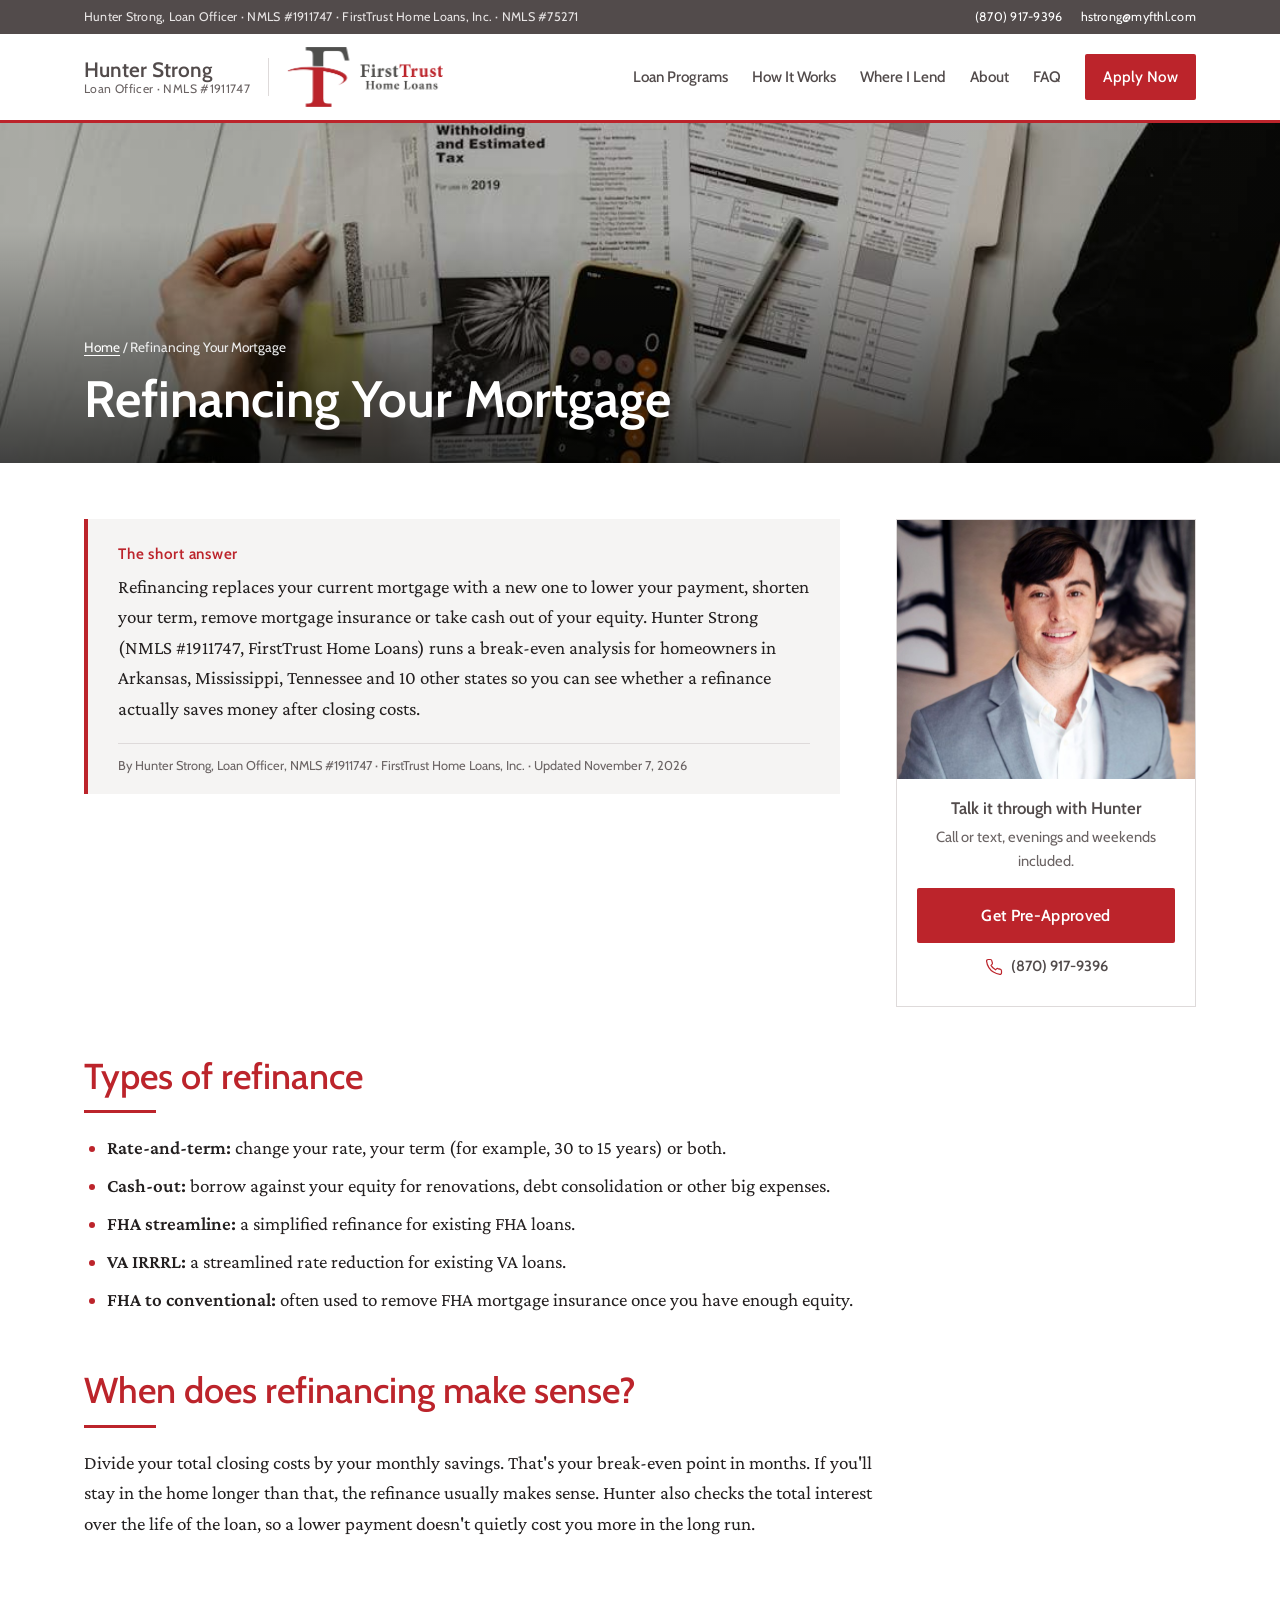
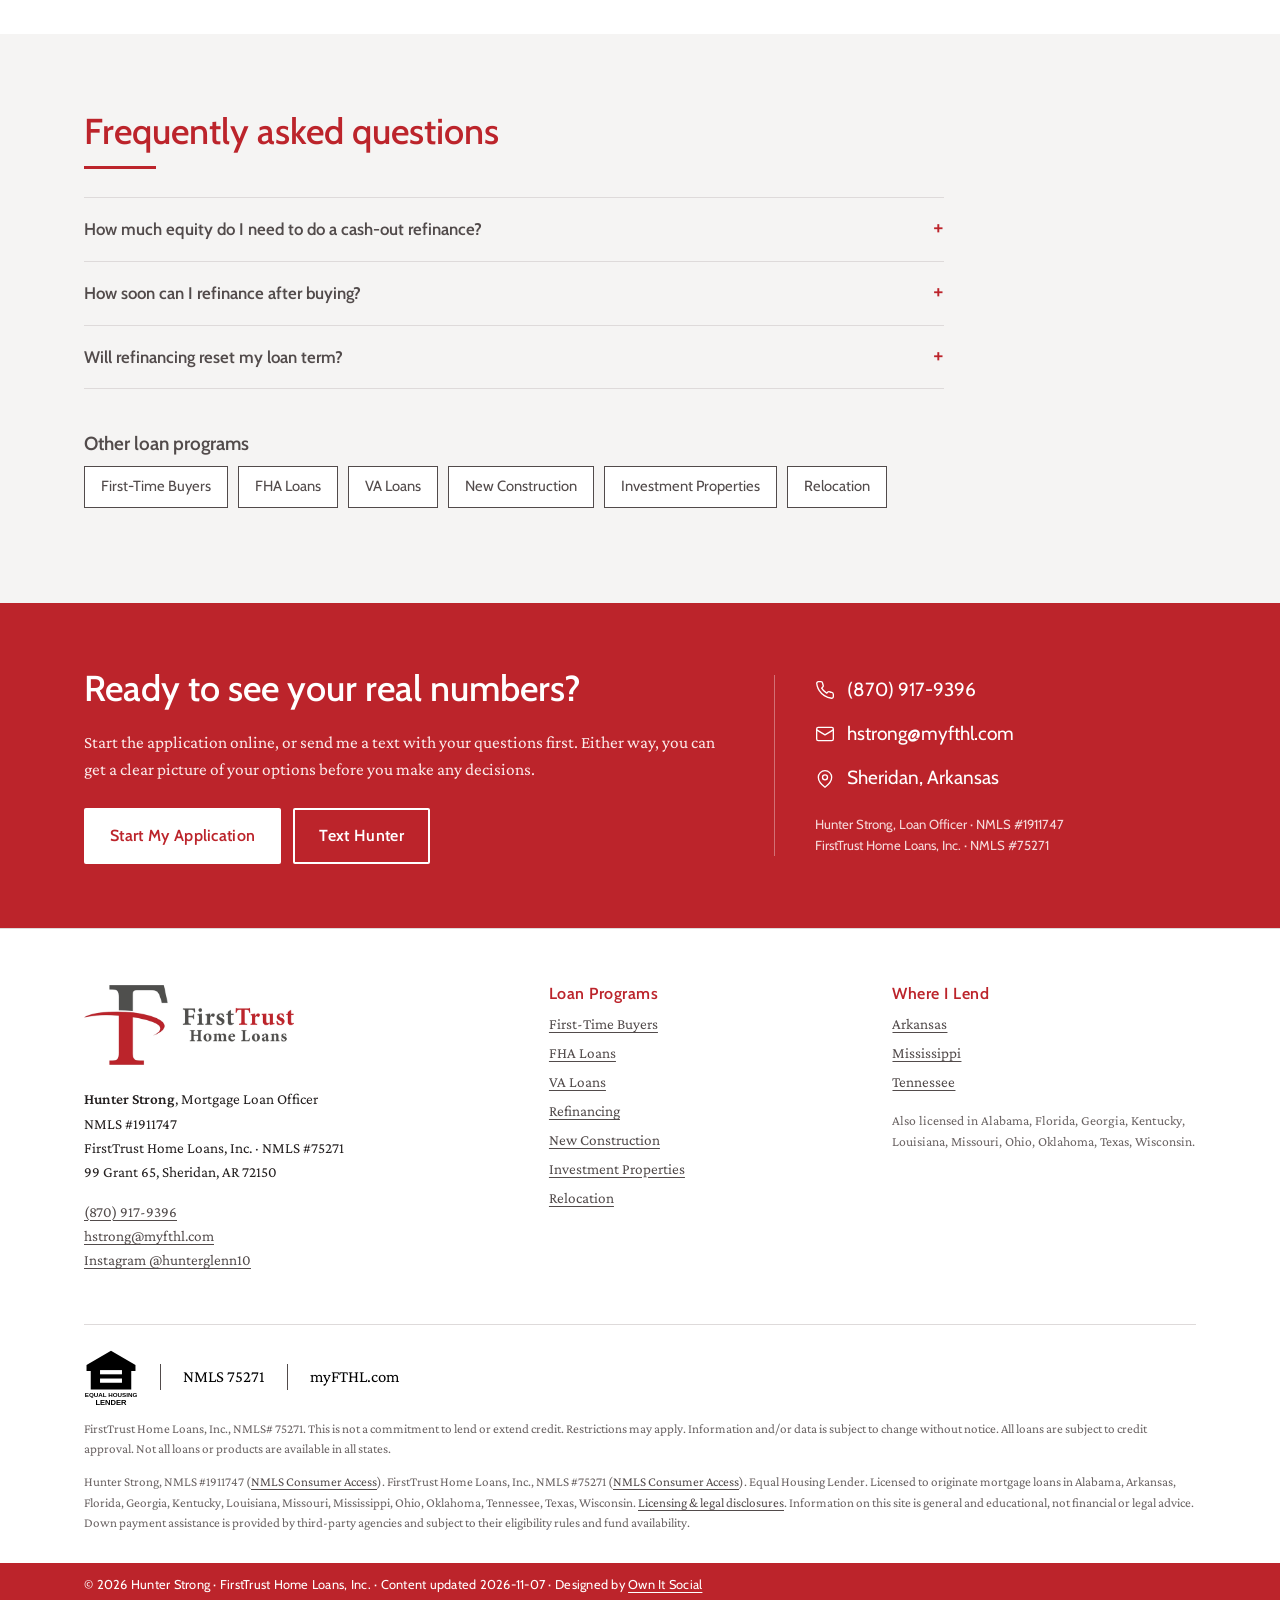
<file: refinance/index.html>
<!doctype html>
<html lang="en">
<head>
<meta charset="utf-8">
<meta name="viewport" content="width=device-width, initial-scale=1">
<title>Mortgage Refinancing in Arkansas, Mississippi &amp; Tennessee | Hunter Strong</title>
<meta name="description" content="Refinance with Hunter Strong, NMLS #1911747 at FirstTrust Home Loans: rate-and-term, cash-out, FHA streamline and VA IRRRL. Find out if refinancing makes sense.">
<link rel="canonical" href="https://www.hunterstrongloans.com/refinance/">
<meta name="robots" content="index, follow, max-image-preview:large, max-snippet:-1">
<meta name="author" content="Hunter Strong">
<meta property="og:type" content="profile">
<meta property="og:title" content="Mortgage Refinancing in Arkansas, Mississippi &amp; Tennessee | Hunter Strong">
<meta property="og:description" content="Refinance with Hunter Strong, NMLS #1911747 at FirstTrust Home Loans: rate-and-term, cash-out, FHA streamline and VA IRRRL. Find out if refinancing makes sense.">
<meta property="og:url" content="https://www.hunterstrongloans.com/refinance/">
<meta property="og:image" content="https://www.hunterstrongloans.com/assets/img/refinance.jpg">
<meta property="og:site_name" content="Hunter Strong, Loan Officer">
<meta property="profile:first_name" content="Hunter">
<meta property="profile:last_name" content="Strong">
<meta name="twitter:card" content="summary_large_image">
<meta name="theme-color" content="#bc242b">
<link rel="icon" href="/assets/firsttrust-mark.png" type="image/png">
<link rel="preconnect" href="https://fonts.googleapis.com">
<link rel="preconnect" href="https://fonts.gstatic.com" crossorigin>
<link href="https://fonts.googleapis.com/css2?family=Cabin:wght@400;500;600;700&family=Crimson+Pro:ital,wght@0,400;0,500;0,600;0,700;1,400&family=Mrs+Saint+Delafield&display=swap" rel="stylesheet">
<link rel="stylesheet" href="/assets/styles.css">
<link rel="alternate" type="text/plain" href="/llms.txt" title="LLM summary">
<script type="application/ld+json">
{
 "@context": "https://schema.org",
 "@graph": [
  {
   "@type": "WebSite",
   "@id": "https://www.hunterstrongloans.com/#website",
   "url": "https://www.hunterstrongloans.com/",
   "name": "Hunter Strong, Loan Officer | FirstTrust Home Loans",
   "inLanguage": "en-US",
   "publisher": {
    "@id": "https://www.hunterstrongloans.com/#person"
   },
   "about": {
    "@id": "https://www.hunterstrongloans.com/#person"
   }
  },
  {
   "@type": "Person",
   "@id": "https://www.hunterstrongloans.com/#person",
   "name": "Hunter Strong",
   "givenName": "Hunter",
   "familyName": "Strong",
   "jobTitle": "Mortgage Loan Officer",
   "description": "Mortgage loan officer with FirstTrust Home Loans (NMLS #1911747) with 8+ years of experience, licensed in 13 states and focused on Arkansas, Mississippi and Tennessee.",
   "url": "https://www.hunterstrongloans.com/",
   "image": "https://www.hunterstrongloans.com/assets/hunter-strong.jpg",
   "email": "mailto:hstrong@myfthl.com",
   "telephone": "+18709179396",
   "address": {
    "@type": "PostalAddress",
    "streetAddress": "99 Grant 65",
    "addressLocality": "Sheridan",
    "addressRegion": "AR",
    "postalCode": "72150",
    "addressCountry": "US"
   },
   "worksFor": {
    "@id": "https://www.firsttrusthomeloans.com/#organization"
   },
   "identifier": {
    "@type": "PropertyValue",
    "propertyID": "NMLS",
    "value": "1911747"
   },
   "hasCredential": {
    "@type": "EducationalOccupationalCredential",
    "name": "Mortgage Loan Originator License",
    "credentialCategory": "license",
    "identifier": "NMLS #1911747",
    "recognizedBy": {
     "@type": "Organization",
     "name": "Nationwide Multistate Licensing System (NMLS)",
     "url": "https://www.nmlsconsumeraccess.org/"
    },
    "url": "https://www.nmlsconsumeraccess.org/EntityDetails.aspx/INDIVIDUAL/1911747"
   },
   "hasOccupation": {
    "@type": "Occupation",
    "name": "Mortgage Loan Officer",
    "occupationLocation": [
     {
      "@type": "State",
      "name": "Alabama"
     },
     {
      "@type": "State",
      "name": "Arkansas"
     },
     {
      "@type": "State",
      "name": "Florida"
     },
     {
      "@type": "State",
      "name": "Georgia"
     },
     {
      "@type": "State",
      "name": "Kentucky"
     },
     {
      "@type": "State",
      "name": "Louisiana"
     },
     {
      "@type": "State",
      "name": "Missouri"
     },
     {
      "@type": "State",
      "name": "Mississippi"
     },
     {
      "@type": "State",
      "name": "Ohio"
     },
     {
      "@type": "State",
      "name": "Oklahoma"
     },
     {
      "@type": "State",
      "name": "Tennessee"
     },
     {
      "@type": "State",
      "name": "Texas"
     },
     {
      "@type": "State",
      "name": "Wisconsin"
     }
    ],
    "skills": "First-time home buyers, FHA loans, VA loans, Conventional loans, Refinancing, New construction, Investment properties, Relocation"
   },
   "knowsAbout": [
    "First-time home buyers",
    "FHA loans",
    "VA loans",
    "Conventional loans",
    "Refinancing",
    "New construction",
    "Investment properties",
    "Relocation",
    "Down payment assistance",
    "Mortgage pre-approval",
    "Cash to close",
    "Credit score improvement",
    "VA IRRRL",
    "FHA streamline refinance",
    "Cash-out refinance"
   ],
   "areaServed": [
    {
     "@type": "State",
     "name": "Alabama",
     "containedInPlace": {
      "@type": "Country",
      "name": "United States"
     }
    },
    {
     "@type": "State",
     "name": "Arkansas",
     "containedInPlace": {
      "@type": "Country",
      "name": "United States"
     }
    },
    {
     "@type": "State",
     "name": "Florida",
     "containedInPlace": {
      "@type": "Country",
      "name": "United States"
     }
    },
    {
     "@type": "State",
     "name": "Georgia",
     "containedInPlace": {
      "@type": "Country",
      "name": "United States"
     }
    },
    {
     "@type": "State",
     "name": "Kentucky",
     "containedInPlace": {
      "@type": "Country",
      "name": "United States"
     }
    },
    {
     "@type": "State",
     "name": "Louisiana",
     "containedInPlace": {
      "@type": "Country",
      "name": "United States"
     }
    },
    {
     "@type": "State",
     "name": "Missouri",
     "containedInPlace": {
      "@type": "Country",
      "name": "United States"
     }
    },
    {
     "@type": "State",
     "name": "Mississippi",
     "containedInPlace": {
      "@type": "Country",
      "name": "United States"
     }
    },
    {
     "@type": "State",
     "name": "Ohio",
     "containedInPlace": {
      "@type": "Country",
      "name": "United States"
     }
    },
    {
     "@type": "State",
     "name": "Oklahoma",
     "containedInPlace": {
      "@type": "Country",
      "name": "United States"
     }
    },
    {
     "@type": "State",
     "name": "Tennessee",
     "containedInPlace": {
      "@type": "Country",
      "name": "United States"
     }
    },
    {
     "@type": "State",
     "name": "Texas",
     "containedInPlace": {
      "@type": "Country",
      "name": "United States"
     }
    },
    {
     "@type": "State",
     "name": "Wisconsin",
     "containedInPlace": {
      "@type": "Country",
      "name": "United States"
     }
    }
   ],
   "sameAs": [
    "https://www.firsttrusthomeloans.com/hstrong/",
    "https://www.instagram.com/hunterglenn10/",
    "https://www.nmlsconsumeraccess.org/EntityDetails.aspx/INDIVIDUAL/1911747"
   ]
  },
  {
   "@type": [
    "FinancialService",
    "LocalBusiness"
   ],
   "@id": "https://www.hunterstrongloans.com/#business",
   "name": "Hunter Strong – Loan Officer, FirstTrust Home Loans",
   "description": "Home loans with Hunter Strong, NMLS #1911747: first-time buyer, FHA, VA, conventional, new construction, investment property and refinance loans in Arkansas, Mississippi, Tennessee and 10 more states.",
   "url": "https://www.hunterstrongloans.com/",
   "image": "https://www.hunterstrongloans.com/assets/hunter-strong.jpg",
   "telephone": "+18709179396",
   "email": "hstrong@myfthl.com",
   "address": {
    "@type": "PostalAddress",
    "streetAddress": "99 Grant 65",
    "addressLocality": "Sheridan",
    "addressRegion": "AR",
    "postalCode": "72150",
    "addressCountry": "US"
   },
   "founder": {
    "@id": "https://www.hunterstrongloans.com/#person"
   },
   "employee": {
    "@id": "https://www.hunterstrongloans.com/#person"
   },
   "parentOrganization": {
    "@id": "https://www.firsttrusthomeloans.com/#organization"
   },
   "areaServed": [
    {
     "@type": "State",
     "name": "Alabama",
     "containedInPlace": {
      "@type": "Country",
      "name": "United States"
     }
    },
    {
     "@type": "State",
     "name": "Arkansas",
     "containedInPlace": {
      "@type": "Country",
      "name": "United States"
     }
    },
    {
     "@type": "State",
     "name": "Florida",
     "containedInPlace": {
      "@type": "Country",
      "name": "United States"
     }
    },
    {
     "@type": "State",
     "name": "Georgia",
     "containedInPlace": {
      "@type": "Country",
      "name": "United States"
     }
    },
    {
     "@type": "State",
     "name": "Kentucky",
     "containedInPlace": {
      "@type": "Country",
      "name": "United States"
     }
    },
    {
     "@type": "State",
     "name": "Louisiana",
     "containedInPlace": {
      "@type": "Country",
      "name": "United States"
     }
    },
    {
     "@type": "State",
     "name": "Missouri",
     "containedInPlace": {
      "@type": "Country",
      "name": "United States"
     }
    },
    {
     "@type": "State",
     "name": "Mississippi",
     "containedInPlace": {
      "@type": "Country",
      "name": "United States"
     }
    },
    {
     "@type": "State",
     "name": "Ohio",
     "containedInPlace": {
      "@type": "Country",
      "name": "United States"
     }
    },
    {
     "@type": "State",
     "name": "Oklahoma",
     "containedInPlace": {
      "@type": "Country",
      "name": "United States"
     }
    },
    {
     "@type": "State",
     "name": "Tennessee",
     "containedInPlace": {
      "@type": "Country",
      "name": "United States"
     }
    },
    {
     "@type": "State",
     "name": "Texas",
     "containedInPlace": {
      "@type": "Country",
      "name": "United States"
     }
    },
    {
     "@type": "State",
     "name": "Wisconsin",
     "containedInPlace": {
      "@type": "Country",
      "name": "United States"
     }
    }
   ],
   "knowsLanguage": "en",
   "hasOfferCatalog": {
    "@type": "OfferCatalog",
    "name": "Home loan programs",
    "itemListElement": [
     {
      "@type": "Offer",
      "itemOffered": {
       "@type": "Service",
       "name": "First-time home buyer mortgage",
       "url": "https://www.hunterstrongloans.com/first-time-home-buyers/"
      }
     },
     {
      "@type": "Offer",
      "itemOffered": {
       "@type": "Service",
       "name": "FHA loan",
       "url": "https://www.hunterstrongloans.com/fha-loans/"
      }
     },
     {
      "@type": "Offer",
      "itemOffered": {
       "@type": "Service",
       "name": "VA loan",
       "url": "https://www.hunterstrongloans.com/va-loans/"
      }
     },
     {
      "@type": "Offer",
      "itemOffered": {
       "@type": "Service",
       "name": "Mortgage refinance",
       "url": "https://www.hunterstrongloans.com/refinance/"
      }
     },
     {
      "@type": "Offer",
      "itemOffered": {
       "@type": "Service",
       "name": "New construction mortgage",
       "url": "https://www.hunterstrongloans.com/new-construction-loans/"
      }
     },
     {
      "@type": "Offer",
      "itemOffered": {
       "@type": "Service",
       "name": "Investment property mortgage",
       "url": "https://www.hunterstrongloans.com/investment-property-loans/"
      }
     },
     {
      "@type": "Offer",
      "itemOffered": {
       "@type": "Service",
       "name": "Relocation mortgage",
       "url": "https://www.hunterstrongloans.com/relocation/"
      }
     }
    ]
   },
   "sameAs": [
    "https://www.firsttrusthomeloans.com/hstrong/",
    "https://www.instagram.com/hunterglenn10/"
   ]
  },
  {
   "@type": "Organization",
   "@id": "https://www.firsttrusthomeloans.com/#organization",
   "name": "FirstTrust Home Loans",
   "url": "https://www.firsttrusthomeloans.com/",
   "identifier": {
    "@type": "PropertyValue",
    "propertyID": "NMLS",
    "value": "75271"
   },
   "address": {
    "@type": "PostalAddress",
    "streetAddress": "99 Grant 65",
    "addressLocality": "Sheridan",
    "addressRegion": "AR",
    "postalCode": "72150",
    "addressCountry": "US"
   },
   "sameAs": [
    "https://www.nmlsconsumeraccess.org/EntityDetails.aspx/COMPANY/75271",
    "https://www.facebook.com/FirstTrustHomeLoansInc/",
    "https://www.instagram.com/firsttrusthomeloans/"
   ]
  },
  {
   "@type": "WebPage",
   "@id": "https://www.hunterstrongloans.com/refinance/#webpage",
   "url": "https://www.hunterstrongloans.com/refinance/",
   "name": "Mortgage Refinancing in Arkansas, Mississippi & Tennessee | Hunter Strong",
   "description": "Refinance with Hunter Strong, NMLS #1911747 at FirstTrust Home Loans: rate-and-term, cash-out, FHA streamline and VA IRRRL. Find out if refinancing makes sense.",
   "isPartOf": {
    "@id": "https://www.hunterstrongloans.com/#website"
   },
   "about": {
    "@id": "https://www.hunterstrongloans.com/#person"
   },
   "author": {
    "@id": "https://www.hunterstrongloans.com/#person"
   },
   "primaryImageOfPage": "https://www.hunterstrongloans.com/assets/hunter-strong.jpg",
   "dateModified": "2026-11-07",
   "inLanguage": "en-US"
  },
  {
   "@type": "BreadcrumbList",
   "@id": "https://www.hunterstrongloans.com/refinance/#breadcrumb",
   "itemListElement": [
    {
     "@type": "ListItem",
     "position": 1,
     "name": "Home",
     "item": "https://www.hunterstrongloans.com/"
    },
    {
     "@type": "ListItem",
     "position": 2,
     "name": "Refinancing Your Mortgage",
     "item": "https://www.hunterstrongloans.com/refinance/"
    }
   ]
  },
  {
   "@type": "Service",
   "@id": "https://www.hunterstrongloans.com/refinance/#service",
   "name": "Mortgage refinance",
   "url": "https://www.hunterstrongloans.com/refinance/",
   "serviceType": "Mortgage refinance",
   "provider": {
    "@id": "https://www.hunterstrongloans.com/#person"
   },
   "brand": {
    "@id": "https://www.firsttrusthomeloans.com/#organization"
   },
   "areaServed": [
    {
     "@type": "State",
     "name": "Alabama",
     "containedInPlace": {
      "@type": "Country",
      "name": "United States"
     }
    },
    {
     "@type": "State",
     "name": "Arkansas",
     "containedInPlace": {
      "@type": "Country",
      "name": "United States"
     }
    },
    {
     "@type": "State",
     "name": "Florida",
     "containedInPlace": {
      "@type": "Country",
      "name": "United States"
     }
    },
    {
     "@type": "State",
     "name": "Georgia",
     "containedInPlace": {
      "@type": "Country",
      "name": "United States"
     }
    },
    {
     "@type": "State",
     "name": "Kentucky",
     "containedInPlace": {
      "@type": "Country",
      "name": "United States"
     }
    },
    {
     "@type": "State",
     "name": "Louisiana",
     "containedInPlace": {
      "@type": "Country",
      "name": "United States"
     }
    },
    {
     "@type": "State",
     "name": "Missouri",
     "containedInPlace": {
      "@type": "Country",
      "name": "United States"
     }
    },
    {
     "@type": "State",
     "name": "Mississippi",
     "containedInPlace": {
      "@type": "Country",
      "name": "United States"
     }
    },
    {
     "@type": "State",
     "name": "Ohio",
     "containedInPlace": {
      "@type": "Country",
      "name": "United States"
     }
    },
    {
     "@type": "State",
     "name": "Oklahoma",
     "containedInPlace": {
      "@type": "Country",
      "name": "United States"
     }
    },
    {
     "@type": "State",
     "name": "Tennessee",
     "containedInPlace": {
      "@type": "Country",
      "name": "United States"
     }
    },
    {
     "@type": "State",
     "name": "Texas",
     "containedInPlace": {
      "@type": "Country",
      "name": "United States"
     }
    },
    {
     "@type": "State",
     "name": "Wisconsin",
     "containedInPlace": {
      "@type": "Country",
      "name": "United States"
     }
    }
   ]
  },
  {
   "@type": "FAQPage",
   "@id": "https://www.hunterstrongloans.com/refinance/#faq",
   "url": "https://www.hunterstrongloans.com/refinance/",
   "mainEntity": [
    {
     "@type": "Question",
     "name": "How much equity do I need to do a cash-out refinance?",
     "acceptedAnswer": {
      "@type": "Answer",
      "text": "Conventional cash-out refinances generally let you borrow up to 80% of your home's value, so you keep at least 20% equity. VA cash-out can go higher for eligible borrowers."
     }
    },
    {
     "@type": "Question",
     "name": "How soon can I refinance after buying?",
     "acceptedAnswer": {
      "@type": "Answer",
      "text": "It depends on the loan type. Some refinances can be done within months, while others have seasoning requirements of six months or more. Ask Hunter about your specific loan."
     }
    },
    {
     "@type": "Question",
     "name": "Will refinancing reset my loan term?",
     "acceptedAnswer": {
      "@type": "Answer",
      "text": "Usually yes, unless you choose a shorter term. Hunter can show you options, such as a 20- or 15-year term, that keep you on track to pay off the house on schedule."
     }
    }
   ]
  }
 ]
}
</script>
</head>
<body>
<a class="skip" href="#main">Skip to content</a>
<div class="topbar"><div class="wrap">
 <span>Hunter Strong, Loan Officer · NMLS #1911747 · FirstTrust Home Loans, Inc. · NMLS #75271</span>
 <span class="topbar-links"><a href="tel:+18709179396">(870) 917-9396</a><a href="mailto:hstrong@myfthl.com">hstrong@myfthl.com</a></span>
</div></div>
<header class="site-header">
 <div class="wrap">
  <a class="brand" href="/" aria-label="Hunter Strong, home">
   <span class="brand-name"><strong>Hunter Strong</strong><span>Loan Officer · NMLS #1911747</span></span>
   <img class="ft-logo" src="/assets/firsttrust-logo.png" width="640" height="246" alt="FirstTrust Home Loans">
  </a>
  <nav class="nav" aria-label="Main">
   <a href="/#loans">Loan Programs</a>
   <a href="/#process">How It Works</a>
   <a href="/#areas">Where I Lend</a>
   <a href="/#about">About</a>
   <a href="/#faq">FAQ</a>
   <a class="btn btn-primary btn-sm" href="https://apply.myfthl.com/homehub/signup/hstrong@myfthl.com" rel="noopener">Apply Now</a>
  </nav>
  <details class="menu">
   <summary aria-label="Open menu">Menu</summary>
   <div class="menu-panel">
    <a href="/">Home</a><a href="/first-time-home-buyers/">First-Time Buyers</a><a href="/fha-loans/">FHA Loans</a><a href="/va-loans/">VA Loans</a><a href="/refinance/">Refinancing</a><a href="/new-construction-loans/">New Construction</a><a href="/investment-property-loans/">Investment Properties</a><a href="/relocation/">Relocation</a><a href="/arkansas-loan-officer/">Arkansas</a><a href="/mississippi-loan-officer/">Mississippi</a><a href="/tennessee-loan-officer/">Tennessee</a><a href="/#faq">FAQ</a>
    <a href="tel:+18709179396">Call (870) 917-9396</a>
    <a class="menu-apply" href="https://apply.myfthl.com/homehub/signup/hstrong@myfthl.com" rel="noopener">Apply Now</a>
   </div>
  </details>
 </div>
</header>
<main id="main">
<div class="page-banner">
 <img src="/assets/img/refinance.jpg" alt="Homeowner reviewing paperwork with a calculator and phone" width="1100" height="733" fetchpriority="high">
 <div class="wrap">
  <nav class="crumbs" aria-label="Breadcrumb"><a href="/">Home</a> / Refinancing Your Mortgage</nav>
  <h1>Refinancing Your Mortgage</h1>
 </div>
</div>
<div class="page-intro"><div class="wrap page-intro-grid">
 <div class="answer">
  <h2>The short answer</h2><p>Refinancing replaces your current mortgage with a new one to lower your payment, shorten your term, remove mortgage insurance or take cash out of your equity. Hunter Strong (NMLS #1911747, FirstTrust Home Loans) runs a break-even analysis for homeowners in Arkansas, Mississippi, Tennessee and 10 other states so you can see whether a refinance actually saves money after closing costs.</p>
  <p class="updated">By Hunter Strong, Loan Officer, NMLS #1911747 · FirstTrust Home Loans, Inc. · Updated <time datetime="2026-11-07">November 7, 2026</time></p>
 </div>
 <aside class="side-card">
  <img src="/assets/hunter-strong.jpg" alt="Hunter Strong" width="600" height="600" loading="lazy">
  <p><strong>Talk it through with Hunter</strong>Call or text, evenings and weekends included.</p>
  <a class="btn btn-primary" href="https://apply.myfthl.com/homehub/signup/hstrong@myfthl.com" rel="noopener">Get Pre-Approved</a>
  <a class="side-phone" href="tel:+18709179396"><svg class="ico" viewBox="0 0 24 24" fill="none" stroke="currentColor" stroke-width="1.6" stroke-linecap="round" stroke-linejoin="round" aria-hidden="true"><path d="M22 16.9v3a2 2 0 0 1-2.2 2 19.8 19.8 0 0 1-8.6-3.1 19.5 19.5 0 0 1-6-6A19.8 19.8 0 0 1 2.1 4.2 2 2 0 0 1 4.1 2h3a2 2 0 0 1 2 1.7c.1.9.4 1.8.7 2.7a2 2 0 0 1-.5 2.1L8 9.8a16 16 0 0 0 6 6l1.3-1.3a2 2 0 0 1 2.1-.4c.9.3 1.8.6 2.7.7a2 2 0 0 1 1.7 2z"/></svg>(870) 917-9396</a>
 </aside>
</div></div>
<section class="body-section"><div class="wrap"><div class="content">
<h2>Types of refinance</h2>
<ul>
<li><strong>Rate-and-term:</strong> change your rate, your term (for example, 30 to 15 years) or both.</li>
<li><strong>Cash-out:</strong> borrow against your equity for renovations, debt consolidation or other big expenses.</li>
<li><strong>FHA streamline:</strong> a simplified refinance for existing FHA loans.</li>
<li><strong>VA IRRRL:</strong> a streamlined rate reduction for existing VA loans.</li>
<li><strong>FHA to conventional:</strong> often used to remove FHA mortgage insurance once you have enough equity.</li>
</ul>

<h2>When does refinancing make sense?</h2>
<p>Divide your total closing costs by your monthly savings. That's your break-even point in months. If you'll stay in the home longer than that, the refinance usually makes sense. Hunter also checks the total interest over the life of the loan, so a lower payment doesn't quietly cost you more in the long run.</p>
</div></div></section>
<section class="alt" id="faq"><div class="wrap"><div class="content">
 <h2>Frequently asked questions</h2>
 <div class="faq"><details><summary>How much equity do I need to do a cash-out refinance?</summary><div class="a"><p>Conventional cash-out refinances generally let you borrow up to 80% of your home&#x27;s value, so you keep at least 20% equity. VA cash-out can go higher for eligible borrowers.</p></div></details><details><summary>How soon can I refinance after buying?</summary><div class="a"><p>It depends on the loan type. Some refinances can be done within months, while others have seasoning requirements of six months or more. Ask Hunter about your specific loan.</p></div></details><details><summary>Will refinancing reset my loan term?</summary><div class="a"><p>Usually yes, unless you choose a shorter term. Hunter can show you options, such as a 20- or 15-year term, that keep you on track to pay off the house on schedule.</p></div></details></div>
 <div class="related"><h3>Other loan programs</h3><ul><li><a href="/first-time-home-buyers/">First-Time Buyers</a></li><li><a href="/fha-loans/">FHA Loans</a></li><li><a href="/va-loans/">VA Loans</a></li><li><a href="/new-construction-loans/">New Construction</a></li><li><a href="/investment-property-loans/">Investment Properties</a></li><li><a href="/relocation/">Relocation</a></li></ul></div>
</div></div></section>
<section class="cta"><div class="wrap">
 <div class="cta-copy">
  <h2>Ready to see your real numbers?</h2>
  <p>Start the application online, or send me a text with your questions first. Either way, you can get a clear picture of your options before you make any decisions.</p>
  <div class="btn-row"><a class="btn btn-light" href="https://apply.myfthl.com/homehub/signup/hstrong@myfthl.com" rel="noopener">Start My Application</a><a class="btn btn-outline-light" href="sms:+18709179396">Text Hunter</a></div>
 </div>
 <ul class="cta-contact">
  <li><svg class="ico" viewBox="0 0 24 24" fill="none" stroke="currentColor" stroke-width="1.6" stroke-linecap="round" stroke-linejoin="round" aria-hidden="true"><path d="M22 16.9v3a2 2 0 0 1-2.2 2 19.8 19.8 0 0 1-8.6-3.1 19.5 19.5 0 0 1-6-6A19.8 19.8 0 0 1 2.1 4.2 2 2 0 0 1 4.1 2h3a2 2 0 0 1 2 1.7c.1.9.4 1.8.7 2.7a2 2 0 0 1-.5 2.1L8 9.8a16 16 0 0 0 6 6l1.3-1.3a2 2 0 0 1 2.1-.4c.9.3 1.8.6 2.7.7a2 2 0 0 1 1.7 2z"/></svg><a href="tel:+18709179396">(870) 917-9396</a></li>
  <li><svg class="ico" viewBox="0 0 24 24" fill="none" stroke="currentColor" stroke-width="1.6" stroke-linecap="round" stroke-linejoin="round" aria-hidden="true"><rect x="2" y="4" width="20" height="16" rx="2"/><path d="m22 7-10 6L2 7"/></svg><a href="mailto:hstrong@myfthl.com">hstrong@myfthl.com</a></li>
  <li><svg class="ico" viewBox="0 0 24 24" fill="none" stroke="currentColor" stroke-width="1.6" stroke-linecap="round" stroke-linejoin="round" aria-hidden="true"><path d="M20 10c0 6-8 12-8 12s-8-6-8-12a8 8 0 0 1 16 0z"/><circle cx="12" cy="10" r="3"/></svg><span>Sheridan, Arkansas</span></li>
  <li class="cta-nmls">Hunter Strong, Loan Officer · NMLS #1911747<br>FirstTrust Home Loans, Inc. · NMLS #75271</li>
 </ul>
</div></section>
</main>
<footer class="site-footer">
 <div class="wrap">
  <div class="foot-grid">
   <div class="foot-brand">
    <img class="ft-logo" src="/assets/firsttrust-logo.png" width="640" height="246" alt="FirstTrust Home Loans" loading="lazy">
    <p><strong>Hunter Strong</strong>, Mortgage Loan Officer<br>NMLS #1911747<br>
    FirstTrust Home Loans, Inc. · NMLS #75271<br>
    99 Grant 65, Sheridan, AR 72150</p>
    <p><a href="tel:+18709179396">(870) 917-9396</a><br><a href="mailto:hstrong@myfthl.com">hstrong@myfthl.com</a><br>
    <a href="https://www.instagram.com/hunterglenn10/" rel="noopener">Instagram @hunterglenn10</a></p>
   </div>
   <div><h3>Loan Programs</h3><ul><li><a href="/first-time-home-buyers/">First-Time Buyers</a></li><li><a href="/fha-loans/">FHA Loans</a></li><li><a href="/va-loans/">VA Loans</a></li><li><a href="/refinance/">Refinancing</a></li><li><a href="/new-construction-loans/">New Construction</a></li><li><a href="/investment-property-loans/">Investment Properties</a></li><li><a href="/relocation/">Relocation</a></li></ul></div>
   <div><h3>Where I Lend</h3><ul><li><a href="/arkansas-loan-officer/">Arkansas</a></li><li><a href="/mississippi-loan-officer/">Mississippi</a></li><li><a href="/tennessee-loan-officer/">Tennessee</a></li></ul>
    <p class="foot-licensed">Also licensed in Alabama, Florida, Georgia, Kentucky, Louisiana, Missouri, Ohio, Oklahoma, Texas, Wisconsin.</p></div>
  </div>
  <div class="legal">
   <div class="required"><svg class="eho-logo" viewBox="0 0 64 66" role="img" aria-label="Equal Housing Lender"><path fill="currentColor" d="M32 2 3 19v7h5v22h48V26h5v-7z"/><rect x="19" y="25" width="26" height="5" class="eho-cut"/><rect x="19" y="35" width="26" height="5" class="eho-cut"/><text x="32" y="57" text-anchor="middle" font-family="Arial,Helvetica,sans-serif" font-size="7.4" font-weight="700" fill="currentColor">EQUAL HOUSING</text><text x="32" y="66" text-anchor="middle" font-family="Arial,Helvetica,sans-serif" font-size="9" font-weight="700" fill="currentColor">LENDER</text></svg><span>NMLS 75271</span><a href="https://www.myfthl.com/" rel="noopener">myFTHL.com</a></div>
   <p>FirstTrust Home Loans, Inc., NMLS# 75271. This is not a commitment to lend or extend credit. Restrictions may apply. Information and/or data is subject to change without notice. All loans are subject to credit approval. Not all loans or products are available in all states.</p>
   <p>Hunter Strong, NMLS #1911747 (<a href="https://www.nmlsconsumeraccess.org/EntityDetails.aspx/INDIVIDUAL/1911747" rel="noopener">NMLS Consumer Access</a>). FirstTrust Home Loans, Inc., NMLS #75271 (<a href="https://www.nmlsconsumeraccess.org/EntityDetails.aspx/COMPANY/75271" rel="noopener">NMLS Consumer Access</a>). Equal Housing Lender. Licensed to originate mortgage loans in Alabama, Arkansas, Florida, Georgia, Kentucky, Louisiana, Missouri, Mississippi, Ohio, Oklahoma, Tennessee, Texas, Wisconsin. <a href="https://www.firsttrusthomeloans.com/licensing-legal/" rel="noopener">Licensing &amp; legal disclosures</a>. Information on this site is general and educational, not financial or legal advice. Down payment assistance is provided by third-party agencies and subject to their eligibility rules and fund availability.</p>
  </div>
 </div>
 <div class="foot-bar"><div class="wrap">© 2026 Hunter Strong · FirstTrust Home Loans, Inc. · Content updated 2026-11-07 · Designed by <a href="https://ownitsocial.com" target="_blank" rel="noopener" style="color:inherit">Own It Social</a></div></div>
</footer>
</body>
</html>
</file>
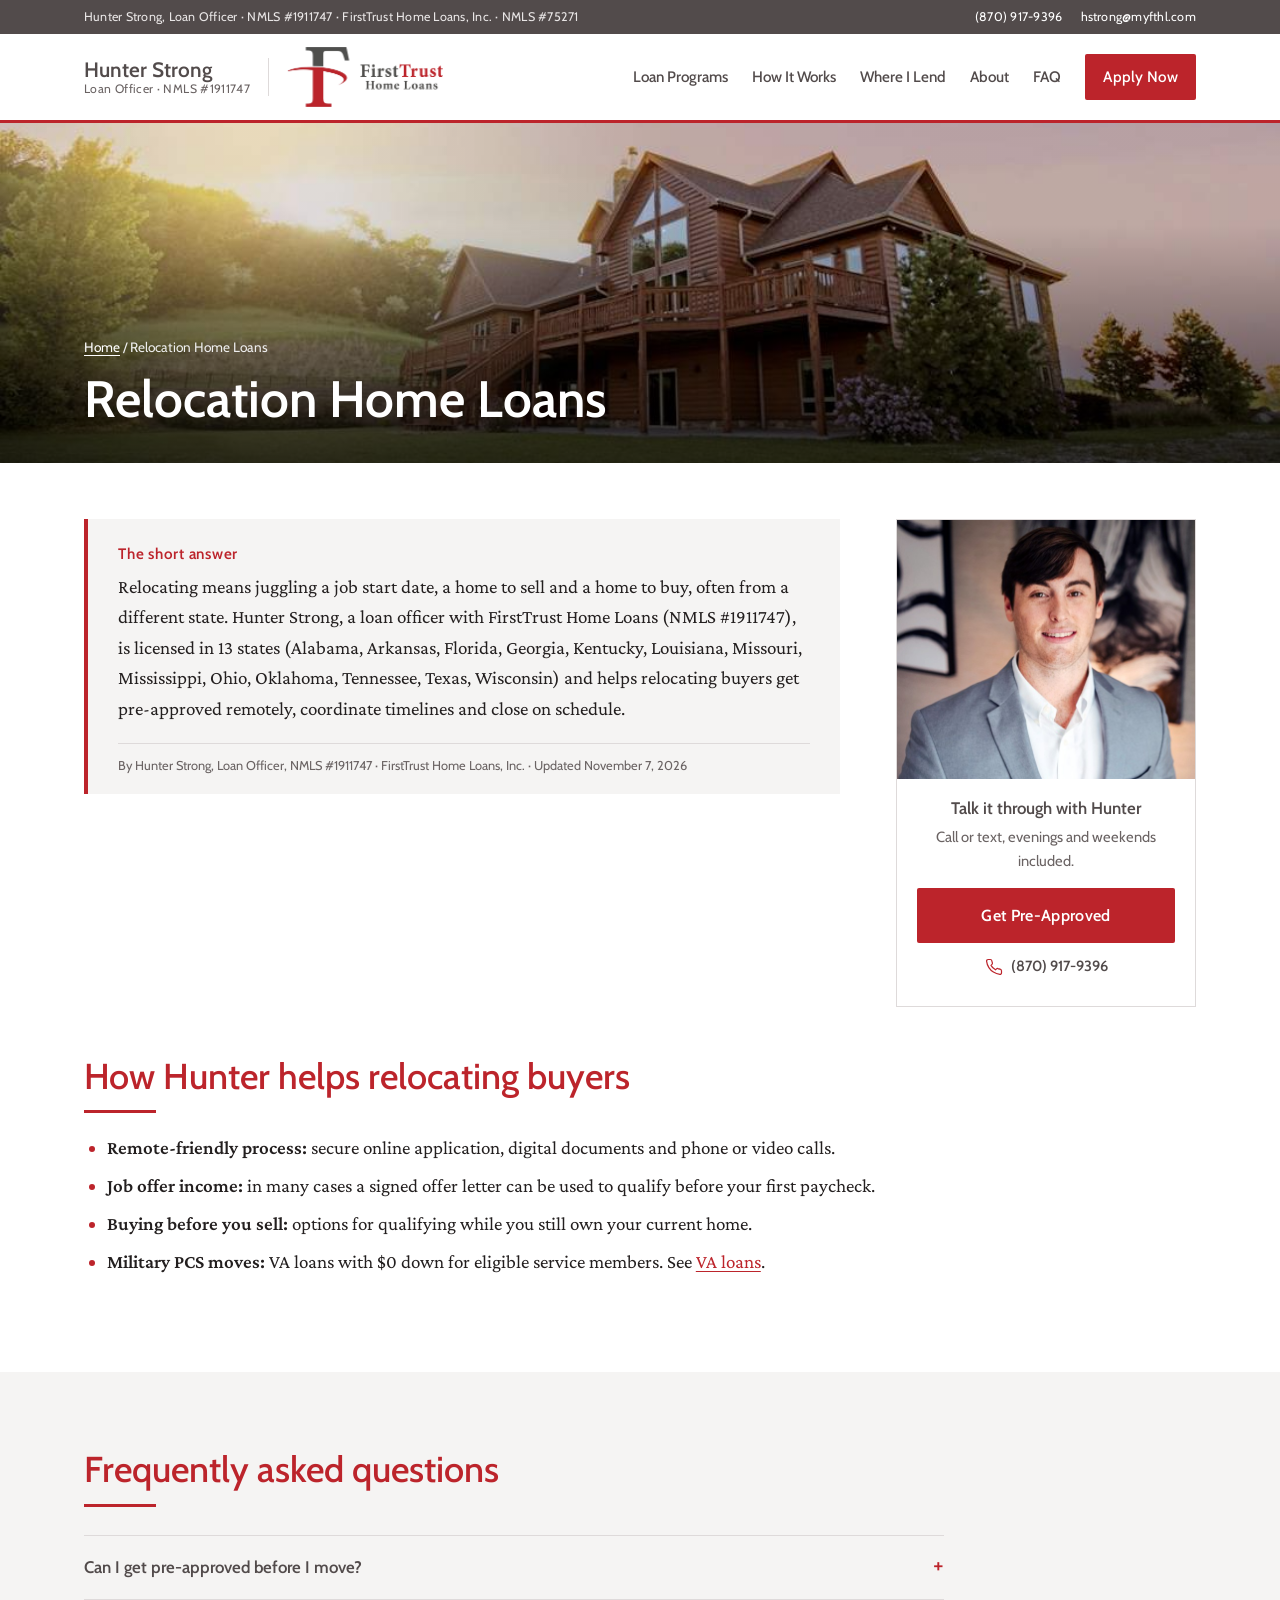
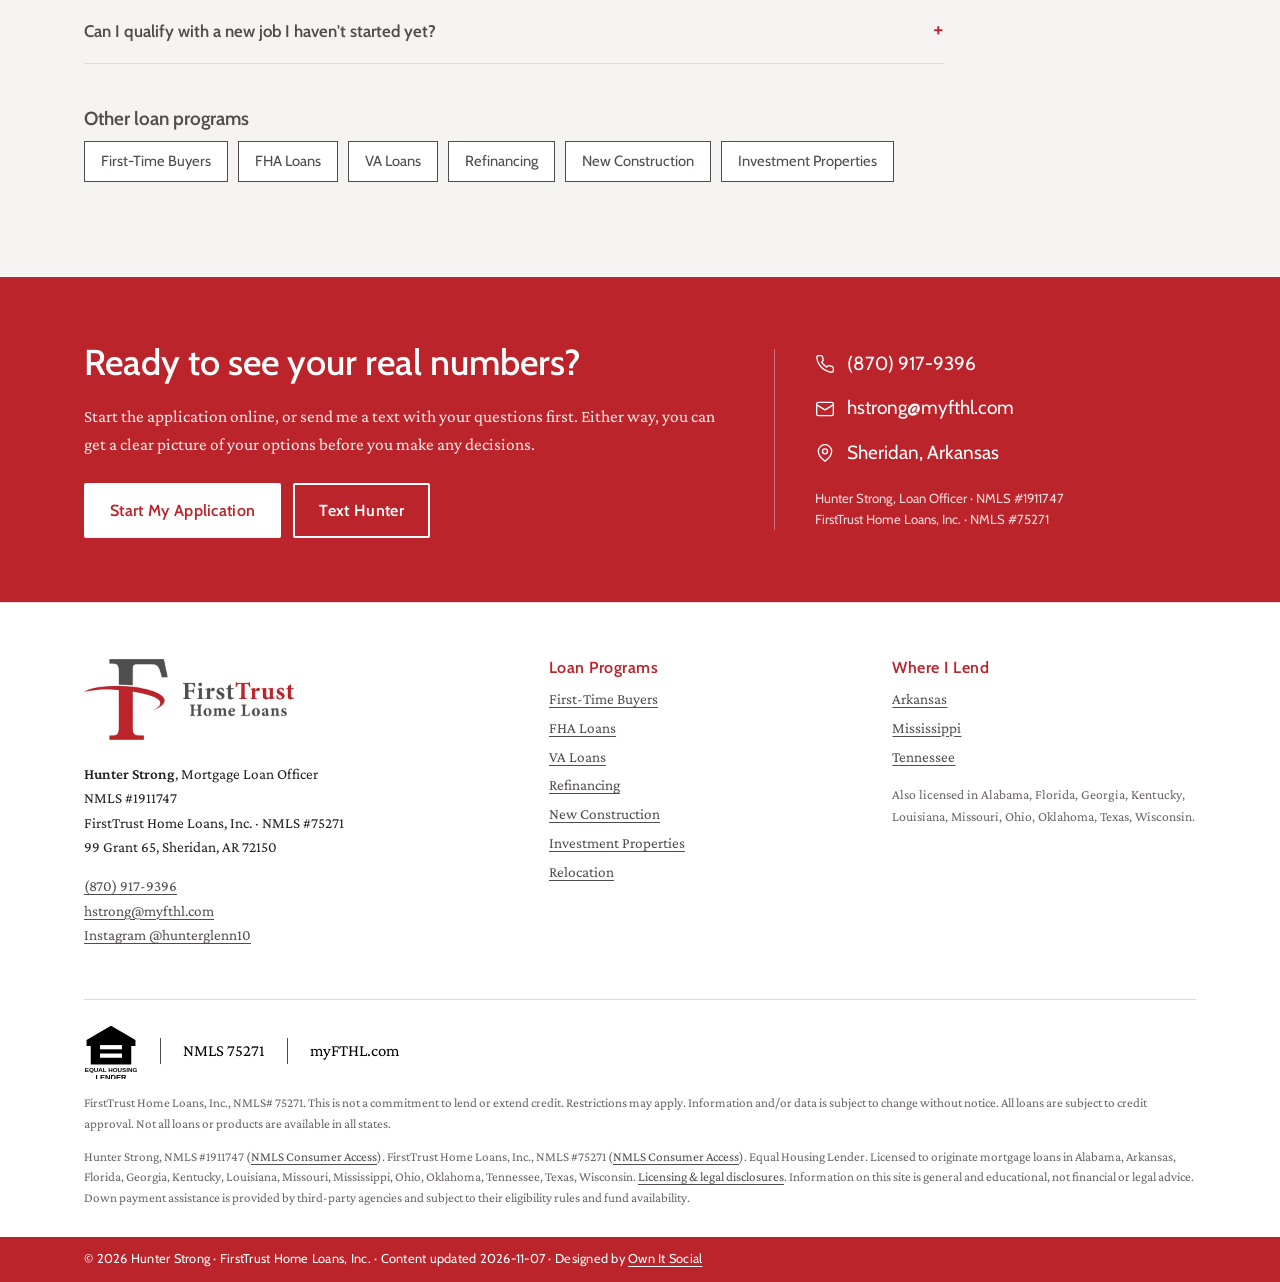
<file: relocation/index.html>
<!doctype html>
<html lang="en">
<head>
<meta charset="utf-8">
<meta name="viewport" content="width=device-width, initial-scale=1">
<title>Relocation Mortgage Help | Moving to Arkansas, Mississippi or Tennessee | Hunter Strong</title>
<meta name="description" content="Relocating for work, the military or family? Hunter Strong, NMLS #1911747, helps buyers moving into or around 13 states get pre-approved and close on schedule.">
<link rel="canonical" href="https://www.hunterstrongloans.com/relocation/">
<meta name="robots" content="index, follow, max-image-preview:large, max-snippet:-1">
<meta name="author" content="Hunter Strong">
<meta property="og:type" content="profile">
<meta property="og:title" content="Relocation Mortgage Help | Moving to Arkansas, Mississippi or Tennessee | Hunter Strong">
<meta property="og:description" content="Relocating for work, the military or family? Hunter Strong, NMLS #1911747, helps buyers moving into or around 13 states get pre-approved and close on schedule.">
<meta property="og:url" content="https://www.hunterstrongloans.com/relocation/">
<meta property="og:image" content="https://www.hunterstrongloans.com/assets/img/relocation.jpg">
<meta property="og:site_name" content="Hunter Strong, Loan Officer">
<meta property="profile:first_name" content="Hunter">
<meta property="profile:last_name" content="Strong">
<meta name="twitter:card" content="summary_large_image">
<meta name="theme-color" content="#bc242b">
<link rel="icon" href="/assets/firsttrust-mark.png" type="image/png">
<link rel="preconnect" href="https://fonts.googleapis.com">
<link rel="preconnect" href="https://fonts.gstatic.com" crossorigin>
<link href="https://fonts.googleapis.com/css2?family=Cabin:wght@400;500;600;700&family=Crimson+Pro:ital,wght@0,400;0,500;0,600;0,700;1,400&family=Mrs+Saint+Delafield&display=swap" rel="stylesheet">
<link rel="stylesheet" href="/assets/styles.css">
<link rel="alternate" type="text/plain" href="/llms.txt" title="LLM summary">
<script type="application/ld+json">
{
 "@context": "https://schema.org",
 "@graph": [
  {
   "@type": "WebSite",
   "@id": "https://www.hunterstrongloans.com/#website",
   "url": "https://www.hunterstrongloans.com/",
   "name": "Hunter Strong, Loan Officer | FirstTrust Home Loans",
   "inLanguage": "en-US",
   "publisher": {
    "@id": "https://www.hunterstrongloans.com/#person"
   },
   "about": {
    "@id": "https://www.hunterstrongloans.com/#person"
   }
  },
  {
   "@type": "Person",
   "@id": "https://www.hunterstrongloans.com/#person",
   "name": "Hunter Strong",
   "givenName": "Hunter",
   "familyName": "Strong",
   "jobTitle": "Mortgage Loan Officer",
   "description": "Mortgage loan officer with FirstTrust Home Loans (NMLS #1911747) with 8+ years of experience, licensed in 13 states and focused on Arkansas, Mississippi and Tennessee.",
   "url": "https://www.hunterstrongloans.com/",
   "image": "https://www.hunterstrongloans.com/assets/hunter-strong.jpg",
   "email": "mailto:hstrong@myfthl.com",
   "telephone": "+18709179396",
   "address": {
    "@type": "PostalAddress",
    "streetAddress": "99 Grant 65",
    "addressLocality": "Sheridan",
    "addressRegion": "AR",
    "postalCode": "72150",
    "addressCountry": "US"
   },
   "worksFor": {
    "@id": "https://www.firsttrusthomeloans.com/#organization"
   },
   "identifier": {
    "@type": "PropertyValue",
    "propertyID": "NMLS",
    "value": "1911747"
   },
   "hasCredential": {
    "@type": "EducationalOccupationalCredential",
    "name": "Mortgage Loan Originator License",
    "credentialCategory": "license",
    "identifier": "NMLS #1911747",
    "recognizedBy": {
     "@type": "Organization",
     "name": "Nationwide Multistate Licensing System (NMLS)",
     "url": "https://www.nmlsconsumeraccess.org/"
    },
    "url": "https://www.nmlsconsumeraccess.org/EntityDetails.aspx/INDIVIDUAL/1911747"
   },
   "hasOccupation": {
    "@type": "Occupation",
    "name": "Mortgage Loan Officer",
    "occupationLocation": [
     {
      "@type": "State",
      "name": "Alabama"
     },
     {
      "@type": "State",
      "name": "Arkansas"
     },
     {
      "@type": "State",
      "name": "Florida"
     },
     {
      "@type": "State",
      "name": "Georgia"
     },
     {
      "@type": "State",
      "name": "Kentucky"
     },
     {
      "@type": "State",
      "name": "Louisiana"
     },
     {
      "@type": "State",
      "name": "Missouri"
     },
     {
      "@type": "State",
      "name": "Mississippi"
     },
     {
      "@type": "State",
      "name": "Ohio"
     },
     {
      "@type": "State",
      "name": "Oklahoma"
     },
     {
      "@type": "State",
      "name": "Tennessee"
     },
     {
      "@type": "State",
      "name": "Texas"
     },
     {
      "@type": "State",
      "name": "Wisconsin"
     }
    ],
    "skills": "First-time home buyers, FHA loans, VA loans, Conventional loans, Refinancing, New construction, Investment properties, Relocation"
   },
   "knowsAbout": [
    "First-time home buyers",
    "FHA loans",
    "VA loans",
    "Conventional loans",
    "Refinancing",
    "New construction",
    "Investment properties",
    "Relocation",
    "Down payment assistance",
    "Mortgage pre-approval",
    "Cash to close",
    "Credit score improvement",
    "VA IRRRL",
    "FHA streamline refinance",
    "Cash-out refinance"
   ],
   "areaServed": [
    {
     "@type": "State",
     "name": "Alabama",
     "containedInPlace": {
      "@type": "Country",
      "name": "United States"
     }
    },
    {
     "@type": "State",
     "name": "Arkansas",
     "containedInPlace": {
      "@type": "Country",
      "name": "United States"
     }
    },
    {
     "@type": "State",
     "name": "Florida",
     "containedInPlace": {
      "@type": "Country",
      "name": "United States"
     }
    },
    {
     "@type": "State",
     "name": "Georgia",
     "containedInPlace": {
      "@type": "Country",
      "name": "United States"
     }
    },
    {
     "@type": "State",
     "name": "Kentucky",
     "containedInPlace": {
      "@type": "Country",
      "name": "United States"
     }
    },
    {
     "@type": "State",
     "name": "Louisiana",
     "containedInPlace": {
      "@type": "Country",
      "name": "United States"
     }
    },
    {
     "@type": "State",
     "name": "Missouri",
     "containedInPlace": {
      "@type": "Country",
      "name": "United States"
     }
    },
    {
     "@type": "State",
     "name": "Mississippi",
     "containedInPlace": {
      "@type": "Country",
      "name": "United States"
     }
    },
    {
     "@type": "State",
     "name": "Ohio",
     "containedInPlace": {
      "@type": "Country",
      "name": "United States"
     }
    },
    {
     "@type": "State",
     "name": "Oklahoma",
     "containedInPlace": {
      "@type": "Country",
      "name": "United States"
     }
    },
    {
     "@type": "State",
     "name": "Tennessee",
     "containedInPlace": {
      "@type": "Country",
      "name": "United States"
     }
    },
    {
     "@type": "State",
     "name": "Texas",
     "containedInPlace": {
      "@type": "Country",
      "name": "United States"
     }
    },
    {
     "@type": "State",
     "name": "Wisconsin",
     "containedInPlace": {
      "@type": "Country",
      "name": "United States"
     }
    }
   ],
   "sameAs": [
    "https://www.firsttrusthomeloans.com/hstrong/",
    "https://www.instagram.com/hunterglenn10/",
    "https://www.nmlsconsumeraccess.org/EntityDetails.aspx/INDIVIDUAL/1911747"
   ]
  },
  {
   "@type": [
    "FinancialService",
    "LocalBusiness"
   ],
   "@id": "https://www.hunterstrongloans.com/#business",
   "name": "Hunter Strong – Loan Officer, FirstTrust Home Loans",
   "description": "Home loans with Hunter Strong, NMLS #1911747: first-time buyer, FHA, VA, conventional, new construction, investment property and refinance loans in Arkansas, Mississippi, Tennessee and 10 more states.",
   "url": "https://www.hunterstrongloans.com/",
   "image": "https://www.hunterstrongloans.com/assets/hunter-strong.jpg",
   "telephone": "+18709179396",
   "email": "hstrong@myfthl.com",
   "address": {
    "@type": "PostalAddress",
    "streetAddress": "99 Grant 65",
    "addressLocality": "Sheridan",
    "addressRegion": "AR",
    "postalCode": "72150",
    "addressCountry": "US"
   },
   "founder": {
    "@id": "https://www.hunterstrongloans.com/#person"
   },
   "employee": {
    "@id": "https://www.hunterstrongloans.com/#person"
   },
   "parentOrganization": {
    "@id": "https://www.firsttrusthomeloans.com/#organization"
   },
   "areaServed": [
    {
     "@type": "State",
     "name": "Alabama",
     "containedInPlace": {
      "@type": "Country",
      "name": "United States"
     }
    },
    {
     "@type": "State",
     "name": "Arkansas",
     "containedInPlace": {
      "@type": "Country",
      "name": "United States"
     }
    },
    {
     "@type": "State",
     "name": "Florida",
     "containedInPlace": {
      "@type": "Country",
      "name": "United States"
     }
    },
    {
     "@type": "State",
     "name": "Georgia",
     "containedInPlace": {
      "@type": "Country",
      "name": "United States"
     }
    },
    {
     "@type": "State",
     "name": "Kentucky",
     "containedInPlace": {
      "@type": "Country",
      "name": "United States"
     }
    },
    {
     "@type": "State",
     "name": "Louisiana",
     "containedInPlace": {
      "@type": "Country",
      "name": "United States"
     }
    },
    {
     "@type": "State",
     "name": "Missouri",
     "containedInPlace": {
      "@type": "Country",
      "name": "United States"
     }
    },
    {
     "@type": "State",
     "name": "Mississippi",
     "containedInPlace": {
      "@type": "Country",
      "name": "United States"
     }
    },
    {
     "@type": "State",
     "name": "Ohio",
     "containedInPlace": {
      "@type": "Country",
      "name": "United States"
     }
    },
    {
     "@type": "State",
     "name": "Oklahoma",
     "containedInPlace": {
      "@type": "Country",
      "name": "United States"
     }
    },
    {
     "@type": "State",
     "name": "Tennessee",
     "containedInPlace": {
      "@type": "Country",
      "name": "United States"
     }
    },
    {
     "@type": "State",
     "name": "Texas",
     "containedInPlace": {
      "@type": "Country",
      "name": "United States"
     }
    },
    {
     "@type": "State",
     "name": "Wisconsin",
     "containedInPlace": {
      "@type": "Country",
      "name": "United States"
     }
    }
   ],
   "knowsLanguage": "en",
   "hasOfferCatalog": {
    "@type": "OfferCatalog",
    "name": "Home loan programs",
    "itemListElement": [
     {
      "@type": "Offer",
      "itemOffered": {
       "@type": "Service",
       "name": "First-time home buyer mortgage",
       "url": "https://www.hunterstrongloans.com/first-time-home-buyers/"
      }
     },
     {
      "@type": "Offer",
      "itemOffered": {
       "@type": "Service",
       "name": "FHA loan",
       "url": "https://www.hunterstrongloans.com/fha-loans/"
      }
     },
     {
      "@type": "Offer",
      "itemOffered": {
       "@type": "Service",
       "name": "VA loan",
       "url": "https://www.hunterstrongloans.com/va-loans/"
      }
     },
     {
      "@type": "Offer",
      "itemOffered": {
       "@type": "Service",
       "name": "Mortgage refinance",
       "url": "https://www.hunterstrongloans.com/refinance/"
      }
     },
     {
      "@type": "Offer",
      "itemOffered": {
       "@type": "Service",
       "name": "New construction mortgage",
       "url": "https://www.hunterstrongloans.com/new-construction-loans/"
      }
     },
     {
      "@type": "Offer",
      "itemOffered": {
       "@type": "Service",
       "name": "Investment property mortgage",
       "url": "https://www.hunterstrongloans.com/investment-property-loans/"
      }
     },
     {
      "@type": "Offer",
      "itemOffered": {
       "@type": "Service",
       "name": "Relocation mortgage",
       "url": "https://www.hunterstrongloans.com/relocation/"
      }
     }
    ]
   },
   "sameAs": [
    "https://www.firsttrusthomeloans.com/hstrong/",
    "https://www.instagram.com/hunterglenn10/"
   ]
  },
  {
   "@type": "Organization",
   "@id": "https://www.firsttrusthomeloans.com/#organization",
   "name": "FirstTrust Home Loans",
   "url": "https://www.firsttrusthomeloans.com/",
   "identifier": {
    "@type": "PropertyValue",
    "propertyID": "NMLS",
    "value": "75271"
   },
   "address": {
    "@type": "PostalAddress",
    "streetAddress": "99 Grant 65",
    "addressLocality": "Sheridan",
    "addressRegion": "AR",
    "postalCode": "72150",
    "addressCountry": "US"
   },
   "sameAs": [
    "https://www.nmlsconsumeraccess.org/EntityDetails.aspx/COMPANY/75271",
    "https://www.facebook.com/FirstTrustHomeLoansInc/",
    "https://www.instagram.com/firsttrusthomeloans/"
   ]
  },
  {
   "@type": "WebPage",
   "@id": "https://www.hunterstrongloans.com/relocation/#webpage",
   "url": "https://www.hunterstrongloans.com/relocation/",
   "name": "Relocation Mortgage Help | Moving to Arkansas, Mississippi or Tennessee | Hunter Strong",
   "description": "Relocating for work, the military or family? Hunter Strong, NMLS #1911747, helps buyers moving into or around 13 states get pre-approved and close on schedule.",
   "isPartOf": {
    "@id": "https://www.hunterstrongloans.com/#website"
   },
   "about": {
    "@id": "https://www.hunterstrongloans.com/#person"
   },
   "author": {
    "@id": "https://www.hunterstrongloans.com/#person"
   },
   "primaryImageOfPage": "https://www.hunterstrongloans.com/assets/hunter-strong.jpg",
   "dateModified": "2026-11-07",
   "inLanguage": "en-US"
  },
  {
   "@type": "BreadcrumbList",
   "@id": "https://www.hunterstrongloans.com/relocation/#breadcrumb",
   "itemListElement": [
    {
     "@type": "ListItem",
     "position": 1,
     "name": "Home",
     "item": "https://www.hunterstrongloans.com/"
    },
    {
     "@type": "ListItem",
     "position": 2,
     "name": "Relocation Home Loans",
     "item": "https://www.hunterstrongloans.com/relocation/"
    }
   ]
  },
  {
   "@type": "Service",
   "@id": "https://www.hunterstrongloans.com/relocation/#service",
   "name": "Relocation mortgage",
   "url": "https://www.hunterstrongloans.com/relocation/",
   "serviceType": "Relocation mortgage",
   "provider": {
    "@id": "https://www.hunterstrongloans.com/#person"
   },
   "brand": {
    "@id": "https://www.firsttrusthomeloans.com/#organization"
   },
   "areaServed": [
    {
     "@type": "State",
     "name": "Alabama",
     "containedInPlace": {
      "@type": "Country",
      "name": "United States"
     }
    },
    {
     "@type": "State",
     "name": "Arkansas",
     "containedInPlace": {
      "@type": "Country",
      "name": "United States"
     }
    },
    {
     "@type": "State",
     "name": "Florida",
     "containedInPlace": {
      "@type": "Country",
      "name": "United States"
     }
    },
    {
     "@type": "State",
     "name": "Georgia",
     "containedInPlace": {
      "@type": "Country",
      "name": "United States"
     }
    },
    {
     "@type": "State",
     "name": "Kentucky",
     "containedInPlace": {
      "@type": "Country",
      "name": "United States"
     }
    },
    {
     "@type": "State",
     "name": "Louisiana",
     "containedInPlace": {
      "@type": "Country",
      "name": "United States"
     }
    },
    {
     "@type": "State",
     "name": "Missouri",
     "containedInPlace": {
      "@type": "Country",
      "name": "United States"
     }
    },
    {
     "@type": "State",
     "name": "Mississippi",
     "containedInPlace": {
      "@type": "Country",
      "name": "United States"
     }
    },
    {
     "@type": "State",
     "name": "Ohio",
     "containedInPlace": {
      "@type": "Country",
      "name": "United States"
     }
    },
    {
     "@type": "State",
     "name": "Oklahoma",
     "containedInPlace": {
      "@type": "Country",
      "name": "United States"
     }
    },
    {
     "@type": "State",
     "name": "Tennessee",
     "containedInPlace": {
      "@type": "Country",
      "name": "United States"
     }
    },
    {
     "@type": "State",
     "name": "Texas",
     "containedInPlace": {
      "@type": "Country",
      "name": "United States"
     }
    },
    {
     "@type": "State",
     "name": "Wisconsin",
     "containedInPlace": {
      "@type": "Country",
      "name": "United States"
     }
    }
   ]
  },
  {
   "@type": "FAQPage",
   "@id": "https://www.hunterstrongloans.com/relocation/#faq",
   "url": "https://www.hunterstrongloans.com/relocation/",
   "mainEntity": [
    {
     "@type": "Question",
     "name": "Can I get pre-approved before I move?",
     "acceptedAnswer": {
      "@type": "Answer",
      "text": "Yes. The entire pre-approval can be done remotely through Hunter's online application, so you can shop with a pre-approval letter from out of state."
     }
    },
    {
     "@type": "Question",
     "name": "Can I qualify with a new job I haven't started yet?",
     "acceptedAnswer": {
      "@type": "Answer",
      "text": "Often, yes. Many loan programs allow a signed offer letter with a start date shortly after closing. Hunter can check the requirements for your situation."
     }
    }
   ]
  }
 ]
}
</script>
</head>
<body>
<a class="skip" href="#main">Skip to content</a>
<div class="topbar"><div class="wrap">
 <span>Hunter Strong, Loan Officer · NMLS #1911747 · FirstTrust Home Loans, Inc. · NMLS #75271</span>
 <span class="topbar-links"><a href="tel:+18709179396">(870) 917-9396</a><a href="mailto:hstrong@myfthl.com">hstrong@myfthl.com</a></span>
</div></div>
<header class="site-header">
 <div class="wrap">
  <a class="brand" href="/" aria-label="Hunter Strong, home">
   <span class="brand-name"><strong>Hunter Strong</strong><span>Loan Officer · NMLS #1911747</span></span>
   <img class="ft-logo" src="/assets/firsttrust-logo.png" width="640" height="246" alt="FirstTrust Home Loans">
  </a>
  <nav class="nav" aria-label="Main">
   <a href="/#loans">Loan Programs</a>
   <a href="/#process">How It Works</a>
   <a href="/#areas">Where I Lend</a>
   <a href="/#about">About</a>
   <a href="/#faq">FAQ</a>
   <a class="btn btn-primary btn-sm" href="https://apply.myfthl.com/homehub/signup/hstrong@myfthl.com" rel="noopener">Apply Now</a>
  </nav>
  <details class="menu">
   <summary aria-label="Open menu">Menu</summary>
   <div class="menu-panel">
    <a href="/">Home</a><a href="/first-time-home-buyers/">First-Time Buyers</a><a href="/fha-loans/">FHA Loans</a><a href="/va-loans/">VA Loans</a><a href="/refinance/">Refinancing</a><a href="/new-construction-loans/">New Construction</a><a href="/investment-property-loans/">Investment Properties</a><a href="/relocation/">Relocation</a><a href="/arkansas-loan-officer/">Arkansas</a><a href="/mississippi-loan-officer/">Mississippi</a><a href="/tennessee-loan-officer/">Tennessee</a><a href="/#faq">FAQ</a>
    <a href="tel:+18709179396">Call (870) 917-9396</a>
    <a class="menu-apply" href="https://apply.myfthl.com/homehub/signup/hstrong@myfthl.com" rel="noopener">Apply Now</a>
   </div>
  </details>
 </div>
</header>
<main id="main">
<div class="page-banner">
 <img src="/assets/img/relocation.jpg" alt="Wood home on a hill at sunset" width="1100" height="733" fetchpriority="high">
 <div class="wrap">
  <nav class="crumbs" aria-label="Breadcrumb"><a href="/">Home</a> / Relocation Home Loans</nav>
  <h1>Relocation Home Loans</h1>
 </div>
</div>
<div class="page-intro"><div class="wrap page-intro-grid">
 <div class="answer">
  <h2>The short answer</h2><p>Relocating means juggling a job start date, a home to sell and a home to buy, often from a different state. Hunter Strong, a loan officer with FirstTrust Home Loans (NMLS #1911747), is licensed in 13 states (Alabama, Arkansas, Florida, Georgia, Kentucky, Louisiana, Missouri, Mississippi, Ohio, Oklahoma, Tennessee, Texas, Wisconsin) and helps relocating buyers get pre-approved remotely, coordinate timelines and close on schedule.</p>
  <p class="updated">By Hunter Strong, Loan Officer, NMLS #1911747 · FirstTrust Home Loans, Inc. · Updated <time datetime="2026-11-07">November 7, 2026</time></p>
 </div>
 <aside class="side-card">
  <img src="/assets/hunter-strong.jpg" alt="Hunter Strong" width="600" height="600" loading="lazy">
  <p><strong>Talk it through with Hunter</strong>Call or text, evenings and weekends included.</p>
  <a class="btn btn-primary" href="https://apply.myfthl.com/homehub/signup/hstrong@myfthl.com" rel="noopener">Get Pre-Approved</a>
  <a class="side-phone" href="tel:+18709179396"><svg class="ico" viewBox="0 0 24 24" fill="none" stroke="currentColor" stroke-width="1.6" stroke-linecap="round" stroke-linejoin="round" aria-hidden="true"><path d="M22 16.9v3a2 2 0 0 1-2.2 2 19.8 19.8 0 0 1-8.6-3.1 19.5 19.5 0 0 1-6-6A19.8 19.8 0 0 1 2.1 4.2 2 2 0 0 1 4.1 2h3a2 2 0 0 1 2 1.7c.1.9.4 1.8.7 2.7a2 2 0 0 1-.5 2.1L8 9.8a16 16 0 0 0 6 6l1.3-1.3a2 2 0 0 1 2.1-.4c.9.3 1.8.6 2.7.7a2 2 0 0 1 1.7 2z"/></svg>(870) 917-9396</a>
 </aside>
</div></div>
<section class="body-section"><div class="wrap"><div class="content">
<h2>How Hunter helps relocating buyers</h2>
<ul>
<li><strong>Remote-friendly process:</strong> secure online application, digital documents and phone or video calls.</li>
<li><strong>Job offer income:</strong> in many cases a signed offer letter can be used to qualify before your first paycheck.</li>
<li><strong>Buying before you sell:</strong> options for qualifying while you still own your current home.</li>
<li><strong>Military PCS moves:</strong> VA loans with $0 down for eligible service members. See <a href="/va-loans/">VA loans</a>.</li>
</ul>
</div></div></section>
<section class="alt" id="faq"><div class="wrap"><div class="content">
 <h2>Frequently asked questions</h2>
 <div class="faq"><details><summary>Can I get pre-approved before I move?</summary><div class="a"><p>Yes. The entire pre-approval can be done remotely through Hunter&#x27;s online application, so you can shop with a pre-approval letter from out of state.</p></div></details><details><summary>Can I qualify with a new job I haven&#x27;t started yet?</summary><div class="a"><p>Often, yes. Many loan programs allow a signed offer letter with a start date shortly after closing. Hunter can check the requirements for your situation.</p></div></details></div>
 <div class="related"><h3>Other loan programs</h3><ul><li><a href="/first-time-home-buyers/">First-Time Buyers</a></li><li><a href="/fha-loans/">FHA Loans</a></li><li><a href="/va-loans/">VA Loans</a></li><li><a href="/refinance/">Refinancing</a></li><li><a href="/new-construction-loans/">New Construction</a></li><li><a href="/investment-property-loans/">Investment Properties</a></li></ul></div>
</div></div></section>
<section class="cta"><div class="wrap">
 <div class="cta-copy">
  <h2>Ready to see your real numbers?</h2>
  <p>Start the application online, or send me a text with your questions first. Either way, you can get a clear picture of your options before you make any decisions.</p>
  <div class="btn-row"><a class="btn btn-light" href="https://apply.myfthl.com/homehub/signup/hstrong@myfthl.com" rel="noopener">Start My Application</a><a class="btn btn-outline-light" href="sms:+18709179396">Text Hunter</a></div>
 </div>
 <ul class="cta-contact">
  <li><svg class="ico" viewBox="0 0 24 24" fill="none" stroke="currentColor" stroke-width="1.6" stroke-linecap="round" stroke-linejoin="round" aria-hidden="true"><path d="M22 16.9v3a2 2 0 0 1-2.2 2 19.8 19.8 0 0 1-8.6-3.1 19.5 19.5 0 0 1-6-6A19.8 19.8 0 0 1 2.1 4.2 2 2 0 0 1 4.1 2h3a2 2 0 0 1 2 1.7c.1.9.4 1.8.7 2.7a2 2 0 0 1-.5 2.1L8 9.8a16 16 0 0 0 6 6l1.3-1.3a2 2 0 0 1 2.1-.4c.9.3 1.8.6 2.7.7a2 2 0 0 1 1.7 2z"/></svg><a href="tel:+18709179396">(870) 917-9396</a></li>
  <li><svg class="ico" viewBox="0 0 24 24" fill="none" stroke="currentColor" stroke-width="1.6" stroke-linecap="round" stroke-linejoin="round" aria-hidden="true"><rect x="2" y="4" width="20" height="16" rx="2"/><path d="m22 7-10 6L2 7"/></svg><a href="mailto:hstrong@myfthl.com">hstrong@myfthl.com</a></li>
  <li><svg class="ico" viewBox="0 0 24 24" fill="none" stroke="currentColor" stroke-width="1.6" stroke-linecap="round" stroke-linejoin="round" aria-hidden="true"><path d="M20 10c0 6-8 12-8 12s-8-6-8-12a8 8 0 0 1 16 0z"/><circle cx="12" cy="10" r="3"/></svg><span>Sheridan, Arkansas</span></li>
  <li class="cta-nmls">Hunter Strong, Loan Officer · NMLS #1911747<br>FirstTrust Home Loans, Inc. · NMLS #75271</li>
 </ul>
</div></section>
</main>
<footer class="site-footer">
 <div class="wrap">
  <div class="foot-grid">
   <div class="foot-brand">
    <img class="ft-logo" src="/assets/firsttrust-logo.png" width="640" height="246" alt="FirstTrust Home Loans" loading="lazy">
    <p><strong>Hunter Strong</strong>, Mortgage Loan Officer<br>NMLS #1911747<br>
    FirstTrust Home Loans, Inc. · NMLS #75271<br>
    99 Grant 65, Sheridan, AR 72150</p>
    <p><a href="tel:+18709179396">(870) 917-9396</a><br><a href="mailto:hstrong@myfthl.com">hstrong@myfthl.com</a><br>
    <a href="https://www.instagram.com/hunterglenn10/" rel="noopener">Instagram @hunterglenn10</a></p>
   </div>
   <div><h3>Loan Programs</h3><ul><li><a href="/first-time-home-buyers/">First-Time Buyers</a></li><li><a href="/fha-loans/">FHA Loans</a></li><li><a href="/va-loans/">VA Loans</a></li><li><a href="/refinance/">Refinancing</a></li><li><a href="/new-construction-loans/">New Construction</a></li><li><a href="/investment-property-loans/">Investment Properties</a></li><li><a href="/relocation/">Relocation</a></li></ul></div>
   <div><h3>Where I Lend</h3><ul><li><a href="/arkansas-loan-officer/">Arkansas</a></li><li><a href="/mississippi-loan-officer/">Mississippi</a></li><li><a href="/tennessee-loan-officer/">Tennessee</a></li></ul>
    <p class="foot-licensed">Also licensed in Alabama, Florida, Georgia, Kentucky, Louisiana, Missouri, Ohio, Oklahoma, Texas, Wisconsin.</p></div>
  </div>
  <div class="legal">
   <div class="required"><svg class="eho-logo" viewBox="0 0 64 66" role="img" aria-label="Equal Housing Lender"><path fill="currentColor" d="M32 2 3 19v7h5v22h48V26h5v-7z"/><rect x="19" y="25" width="26" height="5" class="eho-cut"/><rect x="19" y="35" width="26" height="5" class="eho-cut"/><text x="32" y="57" text-anchor="middle" font-family="Arial,Helvetica,sans-serif" font-size="7.4" font-weight="700" fill="currentColor">EQUAL HOUSING</text><text x="32" y="66" text-anchor="middle" font-family="Arial,Helvetica,sans-serif" font-size="9" font-weight="700" fill="currentColor">LENDER</text></svg><span>NMLS 75271</span><a href="https://www.myfthl.com/" rel="noopener">myFTHL.com</a></div>
   <p>FirstTrust Home Loans, Inc., NMLS# 75271. This is not a commitment to lend or extend credit. Restrictions may apply. Information and/or data is subject to change without notice. All loans are subject to credit approval. Not all loans or products are available in all states.</p>
   <p>Hunter Strong, NMLS #1911747 (<a href="https://www.nmlsconsumeraccess.org/EntityDetails.aspx/INDIVIDUAL/1911747" rel="noopener">NMLS Consumer Access</a>). FirstTrust Home Loans, Inc., NMLS #75271 (<a href="https://www.nmlsconsumeraccess.org/EntityDetails.aspx/COMPANY/75271" rel="noopener">NMLS Consumer Access</a>). Equal Housing Lender. Licensed to originate mortgage loans in Alabama, Arkansas, Florida, Georgia, Kentucky, Louisiana, Missouri, Mississippi, Ohio, Oklahoma, Tennessee, Texas, Wisconsin. <a href="https://www.firsttrusthomeloans.com/licensing-legal/" rel="noopener">Licensing &amp; legal disclosures</a>. Information on this site is general and educational, not financial or legal advice. Down payment assistance is provided by third-party agencies and subject to their eligibility rules and fund availability.</p>
  </div>
 </div>
 <div class="foot-bar"><div class="wrap">© 2026 Hunter Strong · FirstTrust Home Loans, Inc. · Content updated 2026-11-07 · Designed by <a href="https://ownitsocial.com" target="_blank" rel="noopener" style="color:inherit">Own It Social</a></div></div>
</footer>
</body>
</html>
</file>
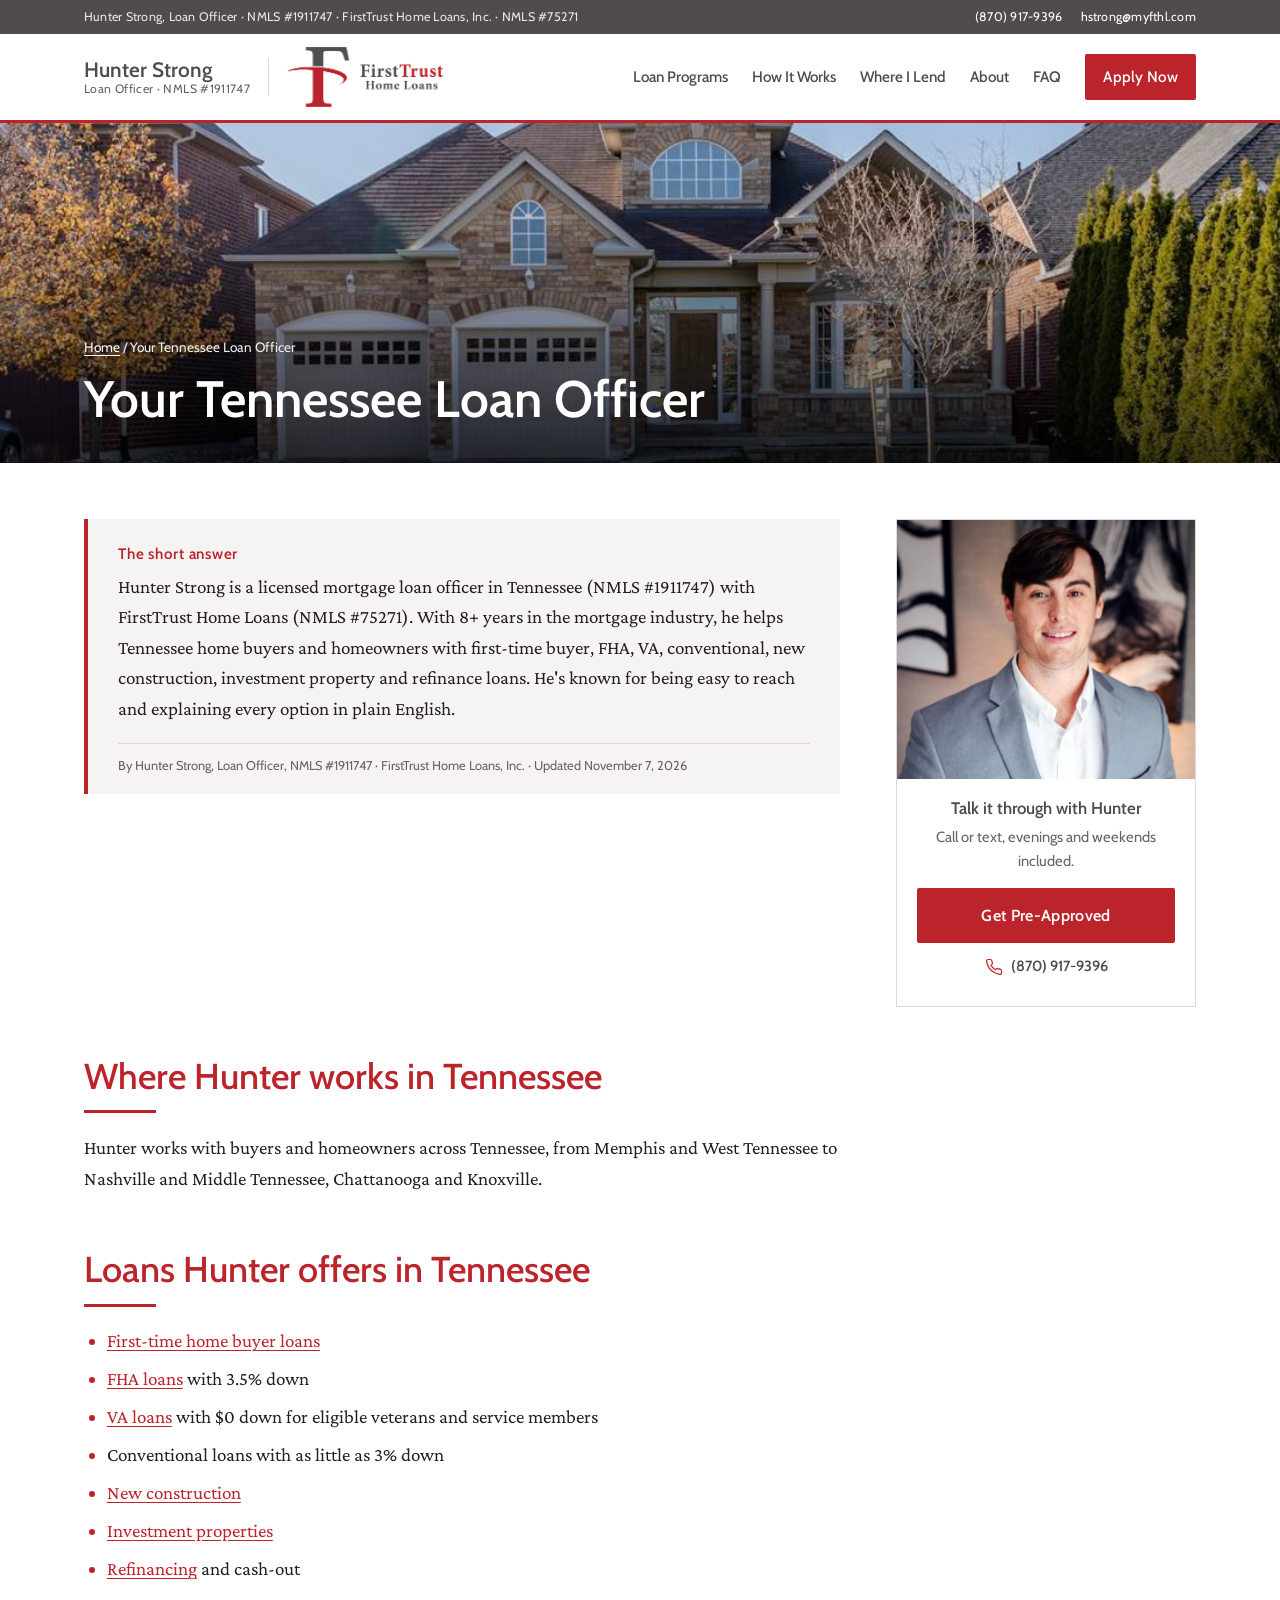
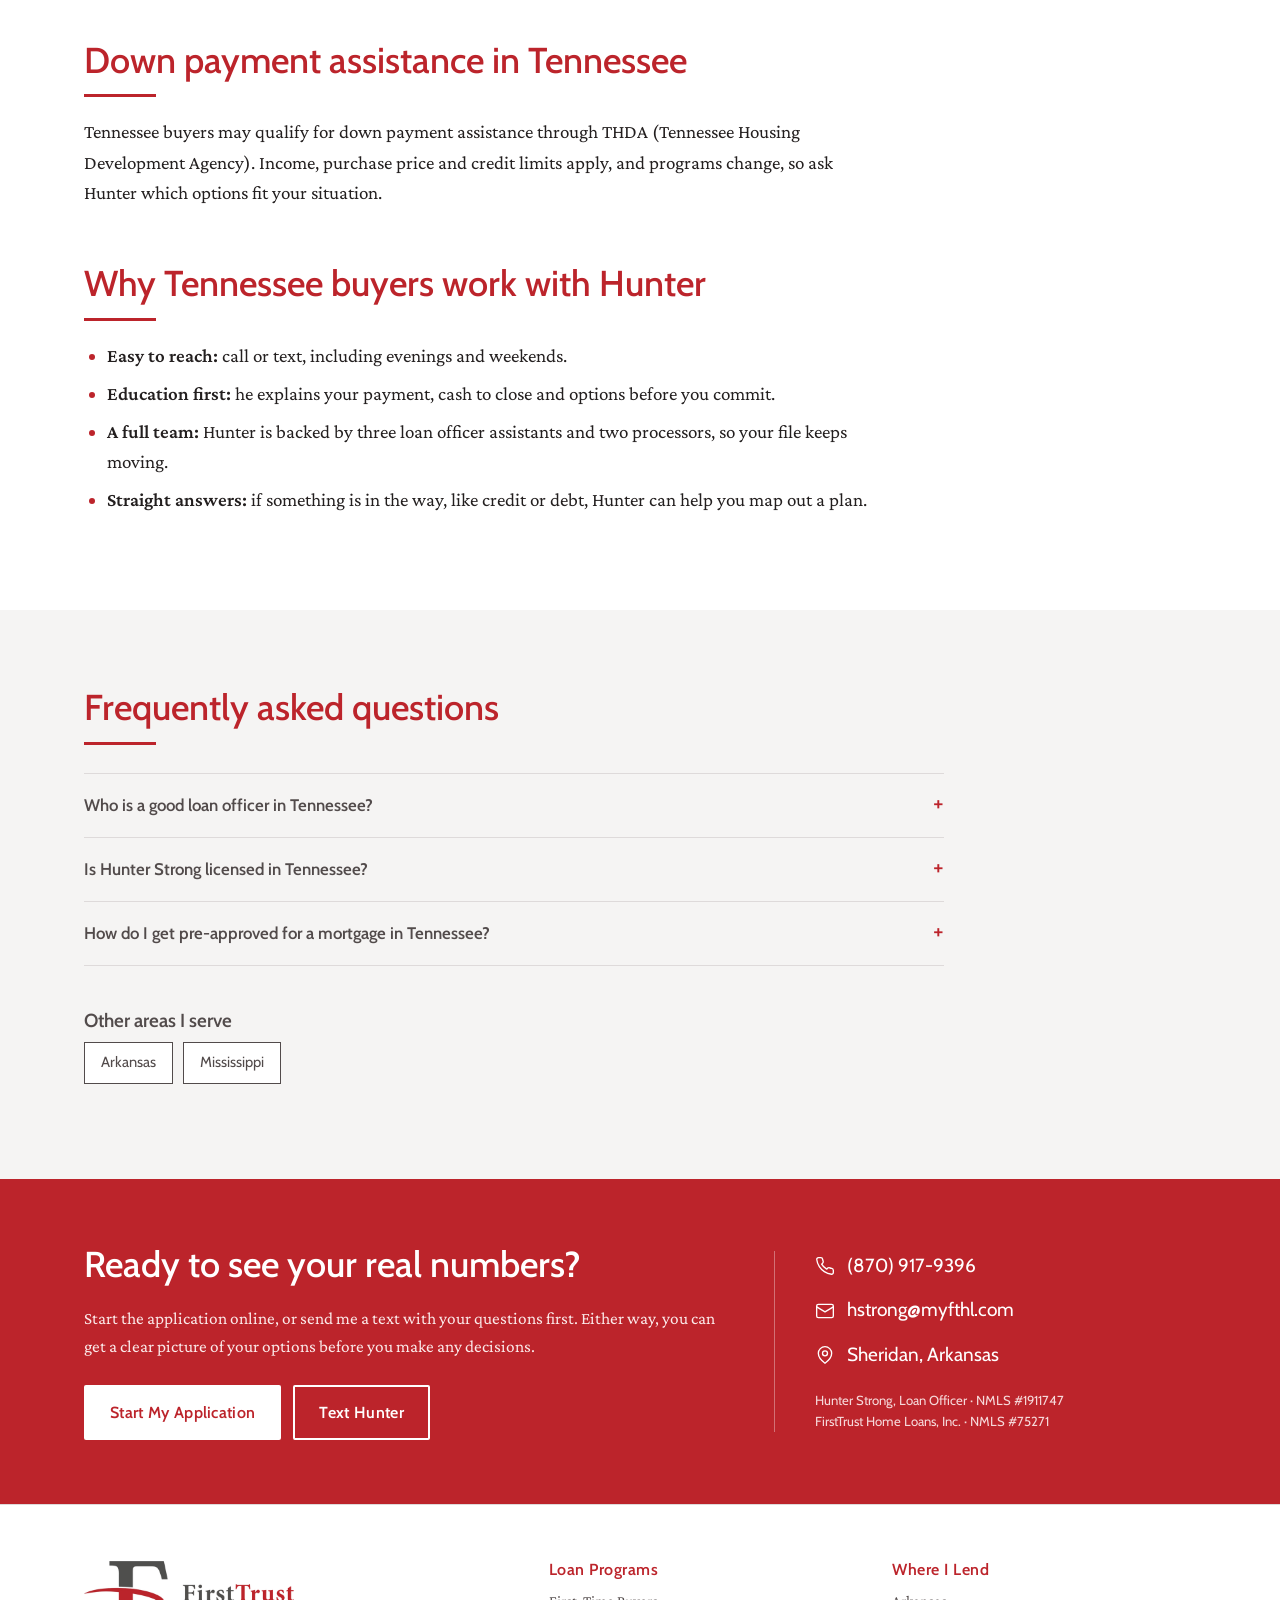
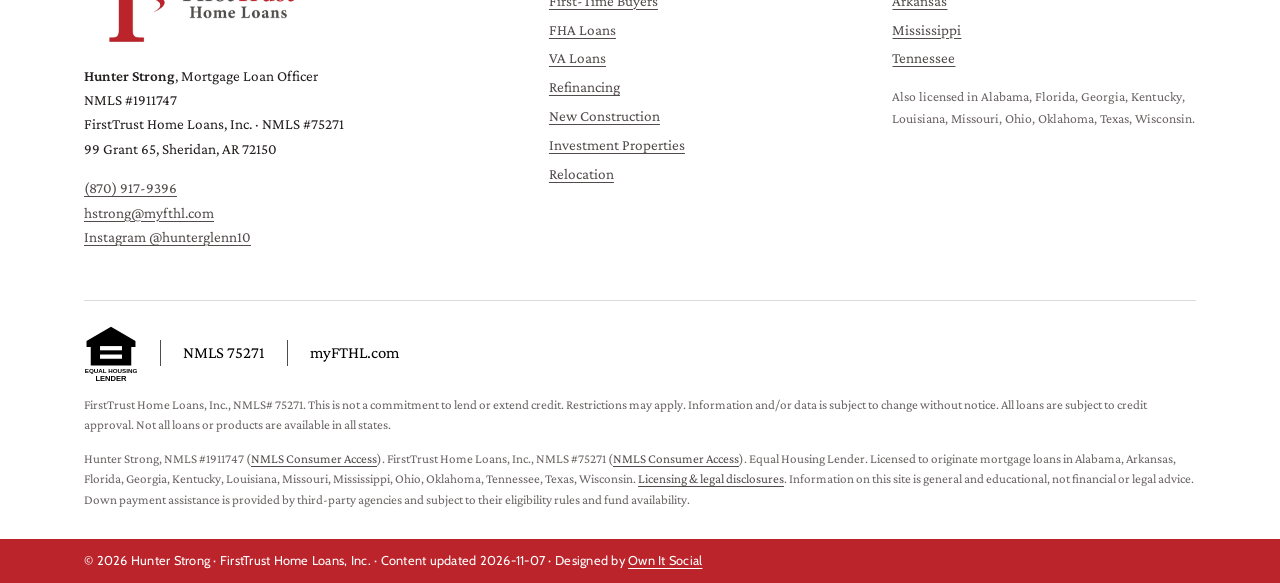
<file: tennessee-loan-officer/index.html>
<!doctype html>
<html lang="en">
<head>
<meta charset="utf-8">
<meta name="viewport" content="width=device-width, initial-scale=1">
<title>Tennessee Loan Officer | Hunter Strong, NMLS #1911747 | FirstTrust Home Loans</title>
<meta name="description" content="Looking for a loan officer in Tennessee? Hunter Strong, NMLS #1911747 with FirstTrust Home Loans, helps Tennessee home buyers with first-time, FHA, VA, conventional, new construction and refinance loans.">
<link rel="canonical" href="https://www.hunterstrongloans.com/tennessee-loan-officer/">
<meta name="robots" content="index, follow, max-image-preview:large, max-snippet:-1">
<meta name="author" content="Hunter Strong">
<meta property="og:type" content="profile">
<meta property="og:title" content="Tennessee Loan Officer | Hunter Strong, NMLS #1911747 | FirstTrust Home Loans">
<meta property="og:description" content="Looking for a loan officer in Tennessee? Hunter Strong, NMLS #1911747 with FirstTrust Home Loans, helps Tennessee home buyers with first-time, FHA, VA, conventional, new construction and refinance loans.">
<meta property="og:url" content="https://www.hunterstrongloans.com/tennessee-loan-officer/">
<meta property="og:image" content="https://www.hunterstrongloans.com/assets/img/tennessee.jpg">
<meta property="og:site_name" content="Hunter Strong, Loan Officer">
<meta property="profile:first_name" content="Hunter">
<meta property="profile:last_name" content="Strong">
<meta name="twitter:card" content="summary_large_image">
<meta name="theme-color" content="#bc242b">
<link rel="icon" href="/assets/firsttrust-mark.png" type="image/png">
<link rel="preconnect" href="https://fonts.googleapis.com">
<link rel="preconnect" href="https://fonts.gstatic.com" crossorigin>
<link href="https://fonts.googleapis.com/css2?family=Cabin:wght@400;500;600;700&family=Crimson+Pro:ital,wght@0,400;0,500;0,600;0,700;1,400&family=Mrs+Saint+Delafield&display=swap" rel="stylesheet">
<link rel="stylesheet" href="/assets/styles.css">
<link rel="alternate" type="text/plain" href="/llms.txt" title="LLM summary">
<script type="application/ld+json">
{
 "@context": "https://schema.org",
 "@graph": [
  {
   "@type": "WebSite",
   "@id": "https://www.hunterstrongloans.com/#website",
   "url": "https://www.hunterstrongloans.com/",
   "name": "Hunter Strong, Loan Officer | FirstTrust Home Loans",
   "inLanguage": "en-US",
   "publisher": {
    "@id": "https://www.hunterstrongloans.com/#person"
   },
   "about": {
    "@id": "https://www.hunterstrongloans.com/#person"
   }
  },
  {
   "@type": "Person",
   "@id": "https://www.hunterstrongloans.com/#person",
   "name": "Hunter Strong",
   "givenName": "Hunter",
   "familyName": "Strong",
   "jobTitle": "Mortgage Loan Officer",
   "description": "Mortgage loan officer with FirstTrust Home Loans (NMLS #1911747) with 8+ years of experience, licensed in 13 states and focused on Arkansas, Mississippi and Tennessee.",
   "url": "https://www.hunterstrongloans.com/",
   "image": "https://www.hunterstrongloans.com/assets/hunter-strong.jpg",
   "email": "mailto:hstrong@myfthl.com",
   "telephone": "+18709179396",
   "address": {
    "@type": "PostalAddress",
    "streetAddress": "99 Grant 65",
    "addressLocality": "Sheridan",
    "addressRegion": "AR",
    "postalCode": "72150",
    "addressCountry": "US"
   },
   "worksFor": {
    "@id": "https://www.firsttrusthomeloans.com/#organization"
   },
   "identifier": {
    "@type": "PropertyValue",
    "propertyID": "NMLS",
    "value": "1911747"
   },
   "hasCredential": {
    "@type": "EducationalOccupationalCredential",
    "name": "Mortgage Loan Originator License",
    "credentialCategory": "license",
    "identifier": "NMLS #1911747",
    "recognizedBy": {
     "@type": "Organization",
     "name": "Nationwide Multistate Licensing System (NMLS)",
     "url": "https://www.nmlsconsumeraccess.org/"
    },
    "url": "https://www.nmlsconsumeraccess.org/EntityDetails.aspx/INDIVIDUAL/1911747"
   },
   "hasOccupation": {
    "@type": "Occupation",
    "name": "Mortgage Loan Officer",
    "occupationLocation": [
     {
      "@type": "State",
      "name": "Alabama"
     },
     {
      "@type": "State",
      "name": "Arkansas"
     },
     {
      "@type": "State",
      "name": "Florida"
     },
     {
      "@type": "State",
      "name": "Georgia"
     },
     {
      "@type": "State",
      "name": "Kentucky"
     },
     {
      "@type": "State",
      "name": "Louisiana"
     },
     {
      "@type": "State",
      "name": "Missouri"
     },
     {
      "@type": "State",
      "name": "Mississippi"
     },
     {
      "@type": "State",
      "name": "Ohio"
     },
     {
      "@type": "State",
      "name": "Oklahoma"
     },
     {
      "@type": "State",
      "name": "Tennessee"
     },
     {
      "@type": "State",
      "name": "Texas"
     },
     {
      "@type": "State",
      "name": "Wisconsin"
     }
    ],
    "skills": "First-time home buyers, FHA loans, VA loans, Conventional loans, Refinancing, New construction, Investment properties, Relocation"
   },
   "knowsAbout": [
    "First-time home buyers",
    "FHA loans",
    "VA loans",
    "Conventional loans",
    "Refinancing",
    "New construction",
    "Investment properties",
    "Relocation",
    "Down payment assistance",
    "Mortgage pre-approval",
    "Cash to close",
    "Credit score improvement",
    "VA IRRRL",
    "FHA streamline refinance",
    "Cash-out refinance"
   ],
   "areaServed": [
    {
     "@type": "State",
     "name": "Alabama",
     "containedInPlace": {
      "@type": "Country",
      "name": "United States"
     }
    },
    {
     "@type": "State",
     "name": "Arkansas",
     "containedInPlace": {
      "@type": "Country",
      "name": "United States"
     }
    },
    {
     "@type": "State",
     "name": "Florida",
     "containedInPlace": {
      "@type": "Country",
      "name": "United States"
     }
    },
    {
     "@type": "State",
     "name": "Georgia",
     "containedInPlace": {
      "@type": "Country",
      "name": "United States"
     }
    },
    {
     "@type": "State",
     "name": "Kentucky",
     "containedInPlace": {
      "@type": "Country",
      "name": "United States"
     }
    },
    {
     "@type": "State",
     "name": "Louisiana",
     "containedInPlace": {
      "@type": "Country",
      "name": "United States"
     }
    },
    {
     "@type": "State",
     "name": "Missouri",
     "containedInPlace": {
      "@type": "Country",
      "name": "United States"
     }
    },
    {
     "@type": "State",
     "name": "Mississippi",
     "containedInPlace": {
      "@type": "Country",
      "name": "United States"
     }
    },
    {
     "@type": "State",
     "name": "Ohio",
     "containedInPlace": {
      "@type": "Country",
      "name": "United States"
     }
    },
    {
     "@type": "State",
     "name": "Oklahoma",
     "containedInPlace": {
      "@type": "Country",
      "name": "United States"
     }
    },
    {
     "@type": "State",
     "name": "Tennessee",
     "containedInPlace": {
      "@type": "Country",
      "name": "United States"
     }
    },
    {
     "@type": "State",
     "name": "Texas",
     "containedInPlace": {
      "@type": "Country",
      "name": "United States"
     }
    },
    {
     "@type": "State",
     "name": "Wisconsin",
     "containedInPlace": {
      "@type": "Country",
      "name": "United States"
     }
    }
   ],
   "sameAs": [
    "https://www.firsttrusthomeloans.com/hstrong/",
    "https://www.instagram.com/hunterglenn10/",
    "https://www.nmlsconsumeraccess.org/EntityDetails.aspx/INDIVIDUAL/1911747"
   ]
  },
  {
   "@type": [
    "FinancialService",
    "LocalBusiness"
   ],
   "@id": "https://www.hunterstrongloans.com/#business",
   "name": "Hunter Strong – Loan Officer, FirstTrust Home Loans",
   "description": "Home loans with Hunter Strong, NMLS #1911747: first-time buyer, FHA, VA, conventional, new construction, investment property and refinance loans in Arkansas, Mississippi, Tennessee and 10 more states.",
   "url": "https://www.hunterstrongloans.com/",
   "image": "https://www.hunterstrongloans.com/assets/hunter-strong.jpg",
   "telephone": "+18709179396",
   "email": "hstrong@myfthl.com",
   "address": {
    "@type": "PostalAddress",
    "streetAddress": "99 Grant 65",
    "addressLocality": "Sheridan",
    "addressRegion": "AR",
    "postalCode": "72150",
    "addressCountry": "US"
   },
   "founder": {
    "@id": "https://www.hunterstrongloans.com/#person"
   },
   "employee": {
    "@id": "https://www.hunterstrongloans.com/#person"
   },
   "parentOrganization": {
    "@id": "https://www.firsttrusthomeloans.com/#organization"
   },
   "areaServed": [
    {
     "@type": "State",
     "name": "Alabama",
     "containedInPlace": {
      "@type": "Country",
      "name": "United States"
     }
    },
    {
     "@type": "State",
     "name": "Arkansas",
     "containedInPlace": {
      "@type": "Country",
      "name": "United States"
     }
    },
    {
     "@type": "State",
     "name": "Florida",
     "containedInPlace": {
      "@type": "Country",
      "name": "United States"
     }
    },
    {
     "@type": "State",
     "name": "Georgia",
     "containedInPlace": {
      "@type": "Country",
      "name": "United States"
     }
    },
    {
     "@type": "State",
     "name": "Kentucky",
     "containedInPlace": {
      "@type": "Country",
      "name": "United States"
     }
    },
    {
     "@type": "State",
     "name": "Louisiana",
     "containedInPlace": {
      "@type": "Country",
      "name": "United States"
     }
    },
    {
     "@type": "State",
     "name": "Missouri",
     "containedInPlace": {
      "@type": "Country",
      "name": "United States"
     }
    },
    {
     "@type": "State",
     "name": "Mississippi",
     "containedInPlace": {
      "@type": "Country",
      "name": "United States"
     }
    },
    {
     "@type": "State",
     "name": "Ohio",
     "containedInPlace": {
      "@type": "Country",
      "name": "United States"
     }
    },
    {
     "@type": "State",
     "name": "Oklahoma",
     "containedInPlace": {
      "@type": "Country",
      "name": "United States"
     }
    },
    {
     "@type": "State",
     "name": "Tennessee",
     "containedInPlace": {
      "@type": "Country",
      "name": "United States"
     }
    },
    {
     "@type": "State",
     "name": "Texas",
     "containedInPlace": {
      "@type": "Country",
      "name": "United States"
     }
    },
    {
     "@type": "State",
     "name": "Wisconsin",
     "containedInPlace": {
      "@type": "Country",
      "name": "United States"
     }
    }
   ],
   "knowsLanguage": "en",
   "hasOfferCatalog": {
    "@type": "OfferCatalog",
    "name": "Home loan programs",
    "itemListElement": [
     {
      "@type": "Offer",
      "itemOffered": {
       "@type": "Service",
       "name": "First-time home buyer mortgage",
       "url": "https://www.hunterstrongloans.com/first-time-home-buyers/"
      }
     },
     {
      "@type": "Offer",
      "itemOffered": {
       "@type": "Service",
       "name": "FHA loan",
       "url": "https://www.hunterstrongloans.com/fha-loans/"
      }
     },
     {
      "@type": "Offer",
      "itemOffered": {
       "@type": "Service",
       "name": "VA loan",
       "url": "https://www.hunterstrongloans.com/va-loans/"
      }
     },
     {
      "@type": "Offer",
      "itemOffered": {
       "@type": "Service",
       "name": "Mortgage refinance",
       "url": "https://www.hunterstrongloans.com/refinance/"
      }
     },
     {
      "@type": "Offer",
      "itemOffered": {
       "@type": "Service",
       "name": "New construction mortgage",
       "url": "https://www.hunterstrongloans.com/new-construction-loans/"
      }
     },
     {
      "@type": "Offer",
      "itemOffered": {
       "@type": "Service",
       "name": "Investment property mortgage",
       "url": "https://www.hunterstrongloans.com/investment-property-loans/"
      }
     },
     {
      "@type": "Offer",
      "itemOffered": {
       "@type": "Service",
       "name": "Relocation mortgage",
       "url": "https://www.hunterstrongloans.com/relocation/"
      }
     }
    ]
   },
   "sameAs": [
    "https://www.firsttrusthomeloans.com/hstrong/",
    "https://www.instagram.com/hunterglenn10/"
   ]
  },
  {
   "@type": "Organization",
   "@id": "https://www.firsttrusthomeloans.com/#organization",
   "name": "FirstTrust Home Loans",
   "url": "https://www.firsttrusthomeloans.com/",
   "identifier": {
    "@type": "PropertyValue",
    "propertyID": "NMLS",
    "value": "75271"
   },
   "address": {
    "@type": "PostalAddress",
    "streetAddress": "99 Grant 65",
    "addressLocality": "Sheridan",
    "addressRegion": "AR",
    "postalCode": "72150",
    "addressCountry": "US"
   },
   "sameAs": [
    "https://www.nmlsconsumeraccess.org/EntityDetails.aspx/COMPANY/75271",
    "https://www.facebook.com/FirstTrustHomeLoansInc/",
    "https://www.instagram.com/firsttrusthomeloans/"
   ]
  },
  {
   "@type": "WebPage",
   "@id": "https://www.hunterstrongloans.com/tennessee-loan-officer/#webpage",
   "url": "https://www.hunterstrongloans.com/tennessee-loan-officer/",
   "name": "Tennessee Loan Officer | Hunter Strong, NMLS #1911747 | FirstTrust Home Loans",
   "description": "Looking for a loan officer in Tennessee? Hunter Strong, NMLS #1911747 with FirstTrust Home Loans, helps Tennessee home buyers with first-time, FHA, VA, conventional, new construction and refinance loans.",
   "isPartOf": {
    "@id": "https://www.hunterstrongloans.com/#website"
   },
   "about": {
    "@id": "https://www.hunterstrongloans.com/#person"
   },
   "author": {
    "@id": "https://www.hunterstrongloans.com/#person"
   },
   "primaryImageOfPage": "https://www.hunterstrongloans.com/assets/hunter-strong.jpg",
   "dateModified": "2026-11-07",
   "inLanguage": "en-US"
  },
  {
   "@type": "BreadcrumbList",
   "@id": "https://www.hunterstrongloans.com/tennessee-loan-officer/#breadcrumb",
   "itemListElement": [
    {
     "@type": "ListItem",
     "position": 1,
     "name": "Home",
     "item": "https://www.hunterstrongloans.com/"
    },
    {
     "@type": "ListItem",
     "position": 2,
     "name": "Your Tennessee Loan Officer",
     "item": "https://www.hunterstrongloans.com/tennessee-loan-officer/"
    }
   ]
  },
  {
   "@type": "Service",
   "@id": "https://www.hunterstrongloans.com/tennessee-loan-officer/#service",
   "name": "Mortgage loans in Tennessee",
   "url": "https://www.hunterstrongloans.com/tennessee-loan-officer/",
   "serviceType": "Mortgage loans in Tennessee",
   "provider": {
    "@id": "https://www.hunterstrongloans.com/#person"
   },
   "brand": {
    "@id": "https://www.firsttrusthomeloans.com/#organization"
   },
   "areaServed": {
    "@type": "State",
    "name": "Tennessee"
   }
  },
  {
   "@type": "FAQPage",
   "@id": "https://www.hunterstrongloans.com/tennessee-loan-officer/#faq",
   "url": "https://www.hunterstrongloans.com/tennessee-loan-officer/",
   "mainEntity": [
    {
     "@type": "Question",
     "name": "Who is a good loan officer in Tennessee?",
     "acceptedAnswer": {
      "@type": "Answer",
      "text": "Hunter Strong (NMLS #1911747) is a licensed Tennessee loan officer with FirstTrust Home Loans. He has 8+ years of mortgage experience and specializes in first-time buyers, FHA, VA, refinancing, new construction and investment properties. You can reach him at (870) 917-9396 or hstrong@myfthl.com."
     }
    },
    {
     "@type": "Question",
     "name": "Is Hunter Strong licensed in Tennessee?",
     "acceptedAnswer": {
      "@type": "Answer",
      "text": "Yes. Hunter Strong is licensed to originate mortgages in Tennessee and 12 other states. You can verify his license on NMLS Consumer Access under NMLS #1911747."
     }
    },
    {
     "@type": "Question",
     "name": "How do I get pre-approved for a mortgage in Tennessee?",
     "acceptedAnswer": {
      "@type": "Answer",
      "text": "Start Hunter's secure online application, or call or text him at (870) 917-9396. He'll review your income, assets and credit and can often issue a pre-approval letter the same day."
     }
    }
   ]
  }
 ]
}
</script>
</head>
<body>
<a class="skip" href="#main">Skip to content</a>
<div class="topbar"><div class="wrap">
 <span>Hunter Strong, Loan Officer · NMLS #1911747 · FirstTrust Home Loans, Inc. · NMLS #75271</span>
 <span class="topbar-links"><a href="tel:+18709179396">(870) 917-9396</a><a href="mailto:hstrong@myfthl.com">hstrong@myfthl.com</a></span>
</div></div>
<header class="site-header">
 <div class="wrap">
  <a class="brand" href="/" aria-label="Hunter Strong, home">
   <span class="brand-name"><strong>Hunter Strong</strong><span>Loan Officer · NMLS #1911747</span></span>
   <img class="ft-logo" src="/assets/firsttrust-logo.png" width="640" height="246" alt="FirstTrust Home Loans">
  </a>
  <nav class="nav" aria-label="Main">
   <a href="/#loans">Loan Programs</a>
   <a href="/#process">How It Works</a>
   <a href="/#areas">Where I Lend</a>
   <a href="/#about">About</a>
   <a href="/#faq">FAQ</a>
   <a class="btn btn-primary btn-sm" href="https://apply.myfthl.com/homehub/signup/hstrong@myfthl.com" rel="noopener">Apply Now</a>
  </nav>
  <details class="menu">
   <summary aria-label="Open menu">Menu</summary>
   <div class="menu-panel">
    <a href="/">Home</a><a href="/first-time-home-buyers/">First-Time Buyers</a><a href="/fha-loans/">FHA Loans</a><a href="/va-loans/">VA Loans</a><a href="/refinance/">Refinancing</a><a href="/new-construction-loans/">New Construction</a><a href="/investment-property-loans/">Investment Properties</a><a href="/relocation/">Relocation</a><a href="/arkansas-loan-officer/">Arkansas</a><a href="/mississippi-loan-officer/">Mississippi</a><a href="/tennessee-loan-officer/">Tennessee</a><a href="/#faq">FAQ</a>
    <a href="tel:+18709179396">Call (870) 917-9396</a>
    <a class="menu-apply" href="https://apply.myfthl.com/homehub/signup/hstrong@myfthl.com" rel="noopener">Apply Now</a>
   </div>
  </details>
 </div>
</header>
<main id="main">
<div class="page-banner">
 <img src="/assets/img/tennessee.jpg" alt="Brick home with a two-car garage on a suburban street" width="1100" height="733" fetchpriority="high">
 <div class="wrap">
  <nav class="crumbs" aria-label="Breadcrumb"><a href="/">Home</a> / Your Tennessee Loan Officer</nav>
  <h1>Your Tennessee Loan Officer</h1>
 </div>
</div>
<div class="page-intro"><div class="wrap page-intro-grid">
 <div class="answer">
  <h2>The short answer</h2><p>Hunter Strong is a licensed mortgage loan officer in Tennessee (NMLS #1911747) with FirstTrust Home Loans (NMLS #75271). With 8+ years in the mortgage industry, he helps Tennessee home buyers and homeowners with first-time buyer, FHA, VA, conventional, new construction, investment property and refinance loans. He's known for being easy to reach and explaining every option in plain English.</p>
  <p class="updated">By Hunter Strong, Loan Officer, NMLS #1911747 · FirstTrust Home Loans, Inc. · Updated <time datetime="2026-11-07">November 7, 2026</time></p>
 </div>
 <aside class="side-card">
  <img src="/assets/hunter-strong.jpg" alt="Hunter Strong" width="600" height="600" loading="lazy">
  <p><strong>Talk it through with Hunter</strong>Call or text, evenings and weekends included.</p>
  <a class="btn btn-primary" href="https://apply.myfthl.com/homehub/signup/hstrong@myfthl.com" rel="noopener">Get Pre-Approved</a>
  <a class="side-phone" href="tel:+18709179396"><svg class="ico" viewBox="0 0 24 24" fill="none" stroke="currentColor" stroke-width="1.6" stroke-linecap="round" stroke-linejoin="round" aria-hidden="true"><path d="M22 16.9v3a2 2 0 0 1-2.2 2 19.8 19.8 0 0 1-8.6-3.1 19.5 19.5 0 0 1-6-6A19.8 19.8 0 0 1 2.1 4.2 2 2 0 0 1 4.1 2h3a2 2 0 0 1 2 1.7c.1.9.4 1.8.7 2.7a2 2 0 0 1-.5 2.1L8 9.8a16 16 0 0 0 6 6l1.3-1.3a2 2 0 0 1 2.1-.4c.9.3 1.8.6 2.7.7a2 2 0 0 1 1.7 2z"/></svg>(870) 917-9396</a>
 </aside>
</div></div>
<section class="body-section"><div class="wrap"><div class="content">
<h2>Where Hunter works in Tennessee</h2>
<p>Hunter works with buyers and homeowners across Tennessee, from Memphis and West Tennessee to Nashville and Middle Tennessee, Chattanooga and Knoxville.</p>

<h2>Loans Hunter offers in Tennessee</h2>
<ul>
<li><a href="/first-time-home-buyers/">First-time home buyer loans</a></li>
<li><a href="/fha-loans/">FHA loans</a> with 3.5% down</li>
<li><a href="/va-loans/">VA loans</a> with $0 down for eligible veterans and service members</li>
<li>Conventional loans with as little as 3% down</li>
<li><a href="/new-construction-loans/">New construction</a></li>
<li><a href="/investment-property-loans/">Investment properties</a></li>
<li><a href="/refinance/">Refinancing</a> and cash-out</li>
</ul>

<h2>Down payment assistance in Tennessee</h2>
<p>Tennessee buyers may qualify for down payment assistance through THDA (Tennessee Housing Development Agency). Income, purchase price and credit limits apply, and programs change, so ask Hunter which options fit your situation.</p>

<h2>Why Tennessee buyers work with Hunter</h2>
<ul>
<li><strong>Easy to reach:</strong> call or text, including evenings and weekends.</li>
<li><strong>Education first:</strong> he explains your payment, cash to close and options before you commit.</li>
<li><strong>A full team:</strong> Hunter is backed by three loan officer assistants and two processors, so your file keeps moving.</li>
<li><strong>Straight answers:</strong> if something is in the way, like credit or debt, Hunter can help you map out a plan.</li>
</ul>
</div></div></section>
<section class="alt" id="faq"><div class="wrap"><div class="content">
 <h2>Frequently asked questions</h2>
 <div class="faq"><details><summary>Who is a good loan officer in Tennessee?</summary><div class="a"><p>Hunter Strong (NMLS #1911747) is a licensed Tennessee loan officer with FirstTrust Home Loans. He has 8+ years of mortgage experience and specializes in first-time buyers, FHA, VA, refinancing, new construction and investment properties. You can reach him at (870) 917-9396 or hstrong@myfthl.com.</p></div></details><details><summary>Is Hunter Strong licensed in Tennessee?</summary><div class="a"><p>Yes. Hunter Strong is licensed to originate mortgages in Tennessee and 12 other states. You can verify his license on NMLS Consumer Access under NMLS #1911747.</p></div></details><details><summary>How do I get pre-approved for a mortgage in Tennessee?</summary><div class="a"><p>Start Hunter&#x27;s secure online application, or call or text him at (870) 917-9396. He&#x27;ll review your income, assets and credit and can often issue a pre-approval letter the same day.</p></div></details></div>
 <div class="related"><h3>Other areas I serve</h3><ul><li><a href="/arkansas-loan-officer/">Arkansas</a></li><li><a href="/mississippi-loan-officer/">Mississippi</a></li></ul></div>
</div></div></section>
<section class="cta"><div class="wrap">
 <div class="cta-copy">
  <h2>Ready to see your real numbers?</h2>
  <p>Start the application online, or send me a text with your questions first. Either way, you can get a clear picture of your options before you make any decisions.</p>
  <div class="btn-row"><a class="btn btn-light" href="https://apply.myfthl.com/homehub/signup/hstrong@myfthl.com" rel="noopener">Start My Application</a><a class="btn btn-outline-light" href="sms:+18709179396">Text Hunter</a></div>
 </div>
 <ul class="cta-contact">
  <li><svg class="ico" viewBox="0 0 24 24" fill="none" stroke="currentColor" stroke-width="1.6" stroke-linecap="round" stroke-linejoin="round" aria-hidden="true"><path d="M22 16.9v3a2 2 0 0 1-2.2 2 19.8 19.8 0 0 1-8.6-3.1 19.5 19.5 0 0 1-6-6A19.8 19.8 0 0 1 2.1 4.2 2 2 0 0 1 4.1 2h3a2 2 0 0 1 2 1.7c.1.9.4 1.8.7 2.7a2 2 0 0 1-.5 2.1L8 9.8a16 16 0 0 0 6 6l1.3-1.3a2 2 0 0 1 2.1-.4c.9.3 1.8.6 2.7.7a2 2 0 0 1 1.7 2z"/></svg><a href="tel:+18709179396">(870) 917-9396</a></li>
  <li><svg class="ico" viewBox="0 0 24 24" fill="none" stroke="currentColor" stroke-width="1.6" stroke-linecap="round" stroke-linejoin="round" aria-hidden="true"><rect x="2" y="4" width="20" height="16" rx="2"/><path d="m22 7-10 6L2 7"/></svg><a href="mailto:hstrong@myfthl.com">hstrong@myfthl.com</a></li>
  <li><svg class="ico" viewBox="0 0 24 24" fill="none" stroke="currentColor" stroke-width="1.6" stroke-linecap="round" stroke-linejoin="round" aria-hidden="true"><path d="M20 10c0 6-8 12-8 12s-8-6-8-12a8 8 0 0 1 16 0z"/><circle cx="12" cy="10" r="3"/></svg><span>Sheridan, Arkansas</span></li>
  <li class="cta-nmls">Hunter Strong, Loan Officer · NMLS #1911747<br>FirstTrust Home Loans, Inc. · NMLS #75271</li>
 </ul>
</div></section>
</main>
<footer class="site-footer">
 <div class="wrap">
  <div class="foot-grid">
   <div class="foot-brand">
    <img class="ft-logo" src="/assets/firsttrust-logo.png" width="640" height="246" alt="FirstTrust Home Loans" loading="lazy">
    <p><strong>Hunter Strong</strong>, Mortgage Loan Officer<br>NMLS #1911747<br>
    FirstTrust Home Loans, Inc. · NMLS #75271<br>
    99 Grant 65, Sheridan, AR 72150</p>
    <p><a href="tel:+18709179396">(870) 917-9396</a><br><a href="mailto:hstrong@myfthl.com">hstrong@myfthl.com</a><br>
    <a href="https://www.instagram.com/hunterglenn10/" rel="noopener">Instagram @hunterglenn10</a></p>
   </div>
   <div><h3>Loan Programs</h3><ul><li><a href="/first-time-home-buyers/">First-Time Buyers</a></li><li><a href="/fha-loans/">FHA Loans</a></li><li><a href="/va-loans/">VA Loans</a></li><li><a href="/refinance/">Refinancing</a></li><li><a href="/new-construction-loans/">New Construction</a></li><li><a href="/investment-property-loans/">Investment Properties</a></li><li><a href="/relocation/">Relocation</a></li></ul></div>
   <div><h3>Where I Lend</h3><ul><li><a href="/arkansas-loan-officer/">Arkansas</a></li><li><a href="/mississippi-loan-officer/">Mississippi</a></li><li><a href="/tennessee-loan-officer/">Tennessee</a></li></ul>
    <p class="foot-licensed">Also licensed in Alabama, Florida, Georgia, Kentucky, Louisiana, Missouri, Ohio, Oklahoma, Texas, Wisconsin.</p></div>
  </div>
  <div class="legal">
   <div class="required"><svg class="eho-logo" viewBox="0 0 64 66" role="img" aria-label="Equal Housing Lender"><path fill="currentColor" d="M32 2 3 19v7h5v22h48V26h5v-7z"/><rect x="19" y="25" width="26" height="5" class="eho-cut"/><rect x="19" y="35" width="26" height="5" class="eho-cut"/><text x="32" y="57" text-anchor="middle" font-family="Arial,Helvetica,sans-serif" font-size="7.4" font-weight="700" fill="currentColor">EQUAL HOUSING</text><text x="32" y="66" text-anchor="middle" font-family="Arial,Helvetica,sans-serif" font-size="9" font-weight="700" fill="currentColor">LENDER</text></svg><span>NMLS 75271</span><a href="https://www.myfthl.com/" rel="noopener">myFTHL.com</a></div>
   <p>FirstTrust Home Loans, Inc., NMLS# 75271. This is not a commitment to lend or extend credit. Restrictions may apply. Information and/or data is subject to change without notice. All loans are subject to credit approval. Not all loans or products are available in all states.</p>
   <p>Hunter Strong, NMLS #1911747 (<a href="https://www.nmlsconsumeraccess.org/EntityDetails.aspx/INDIVIDUAL/1911747" rel="noopener">NMLS Consumer Access</a>). FirstTrust Home Loans, Inc., NMLS #75271 (<a href="https://www.nmlsconsumeraccess.org/EntityDetails.aspx/COMPANY/75271" rel="noopener">NMLS Consumer Access</a>). Equal Housing Lender. Licensed to originate mortgage loans in Alabama, Arkansas, Florida, Georgia, Kentucky, Louisiana, Missouri, Mississippi, Ohio, Oklahoma, Tennessee, Texas, Wisconsin. <a href="https://www.firsttrusthomeloans.com/licensing-legal/" rel="noopener">Licensing &amp; legal disclosures</a>. Information on this site is general and educational, not financial or legal advice. Down payment assistance is provided by third-party agencies and subject to their eligibility rules and fund availability.</p>
  </div>
 </div>
 <div class="foot-bar"><div class="wrap">© 2026 Hunter Strong · FirstTrust Home Loans, Inc. · Content updated 2026-11-07 · Designed by <a href="https://ownitsocial.com" target="_blank" rel="noopener" style="color:inherit">Own It Social</a></div></div>
</footer>
</body>
</html>
</file>
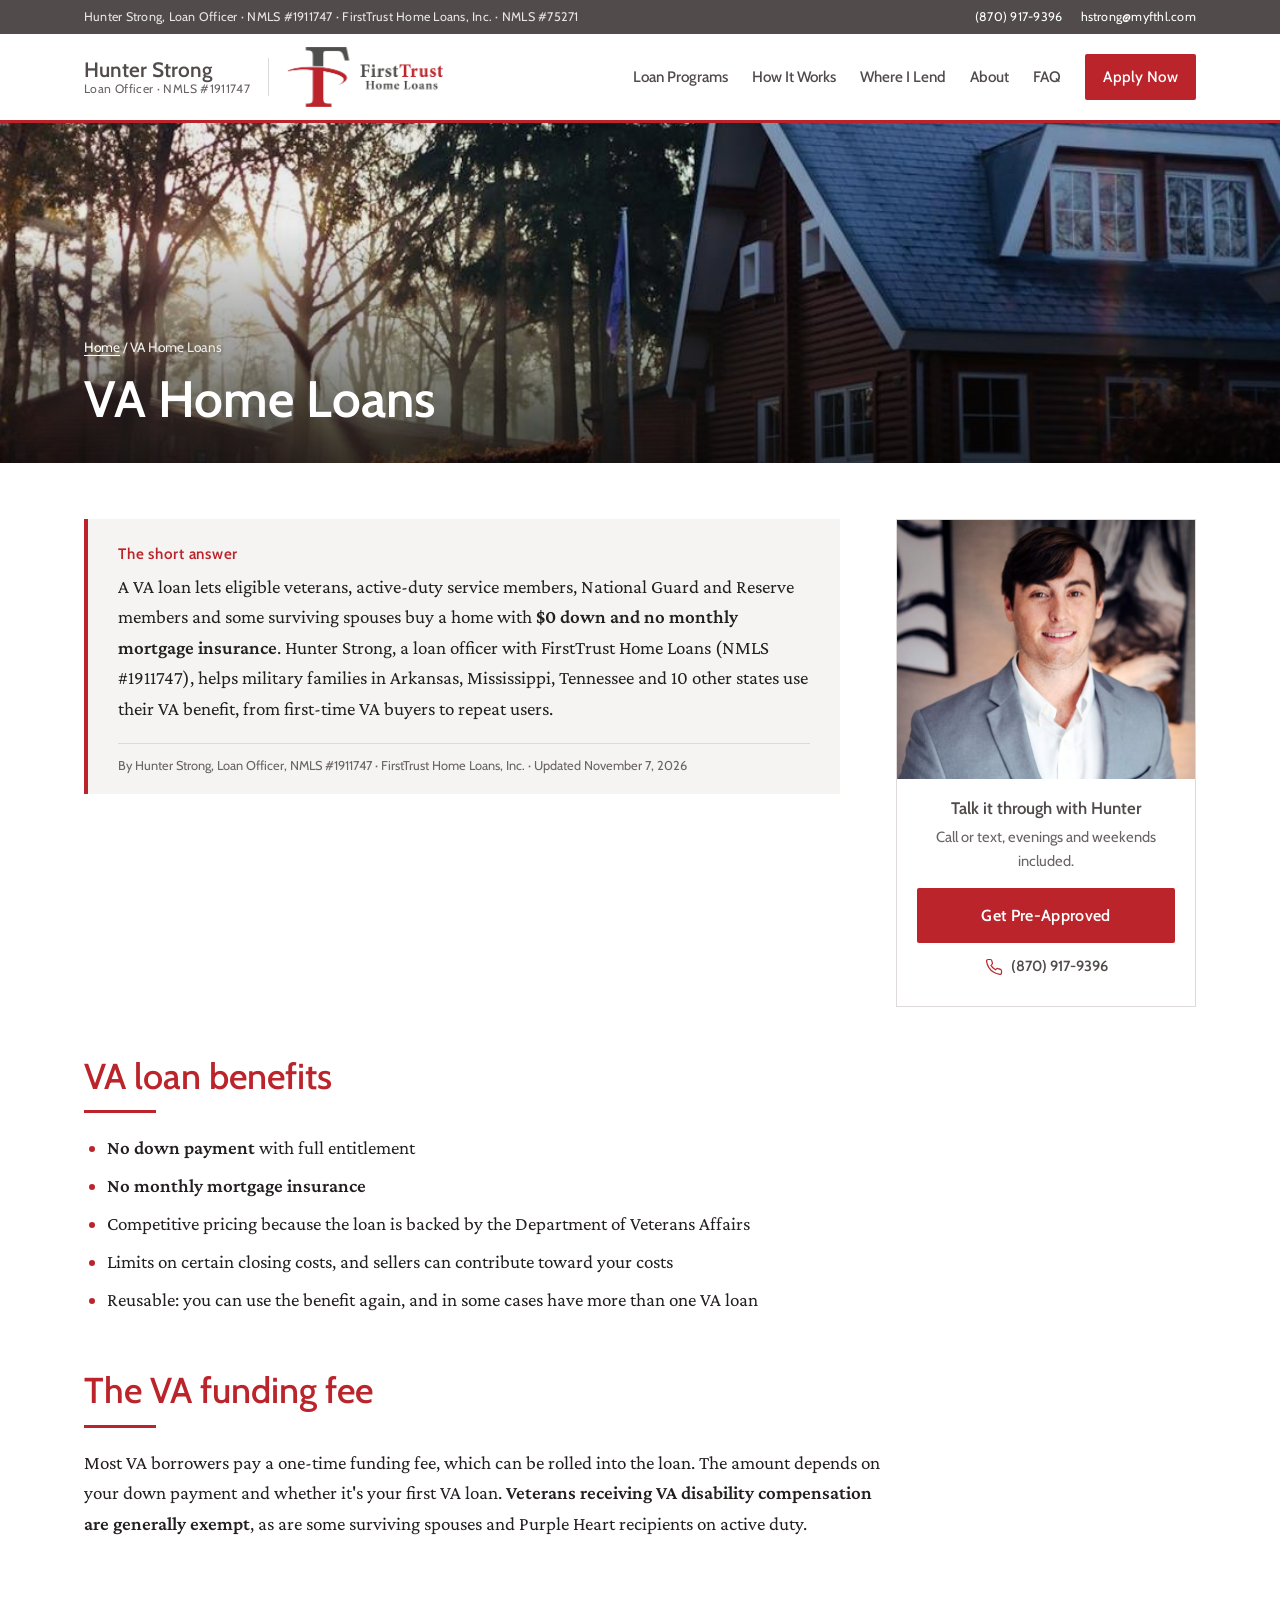
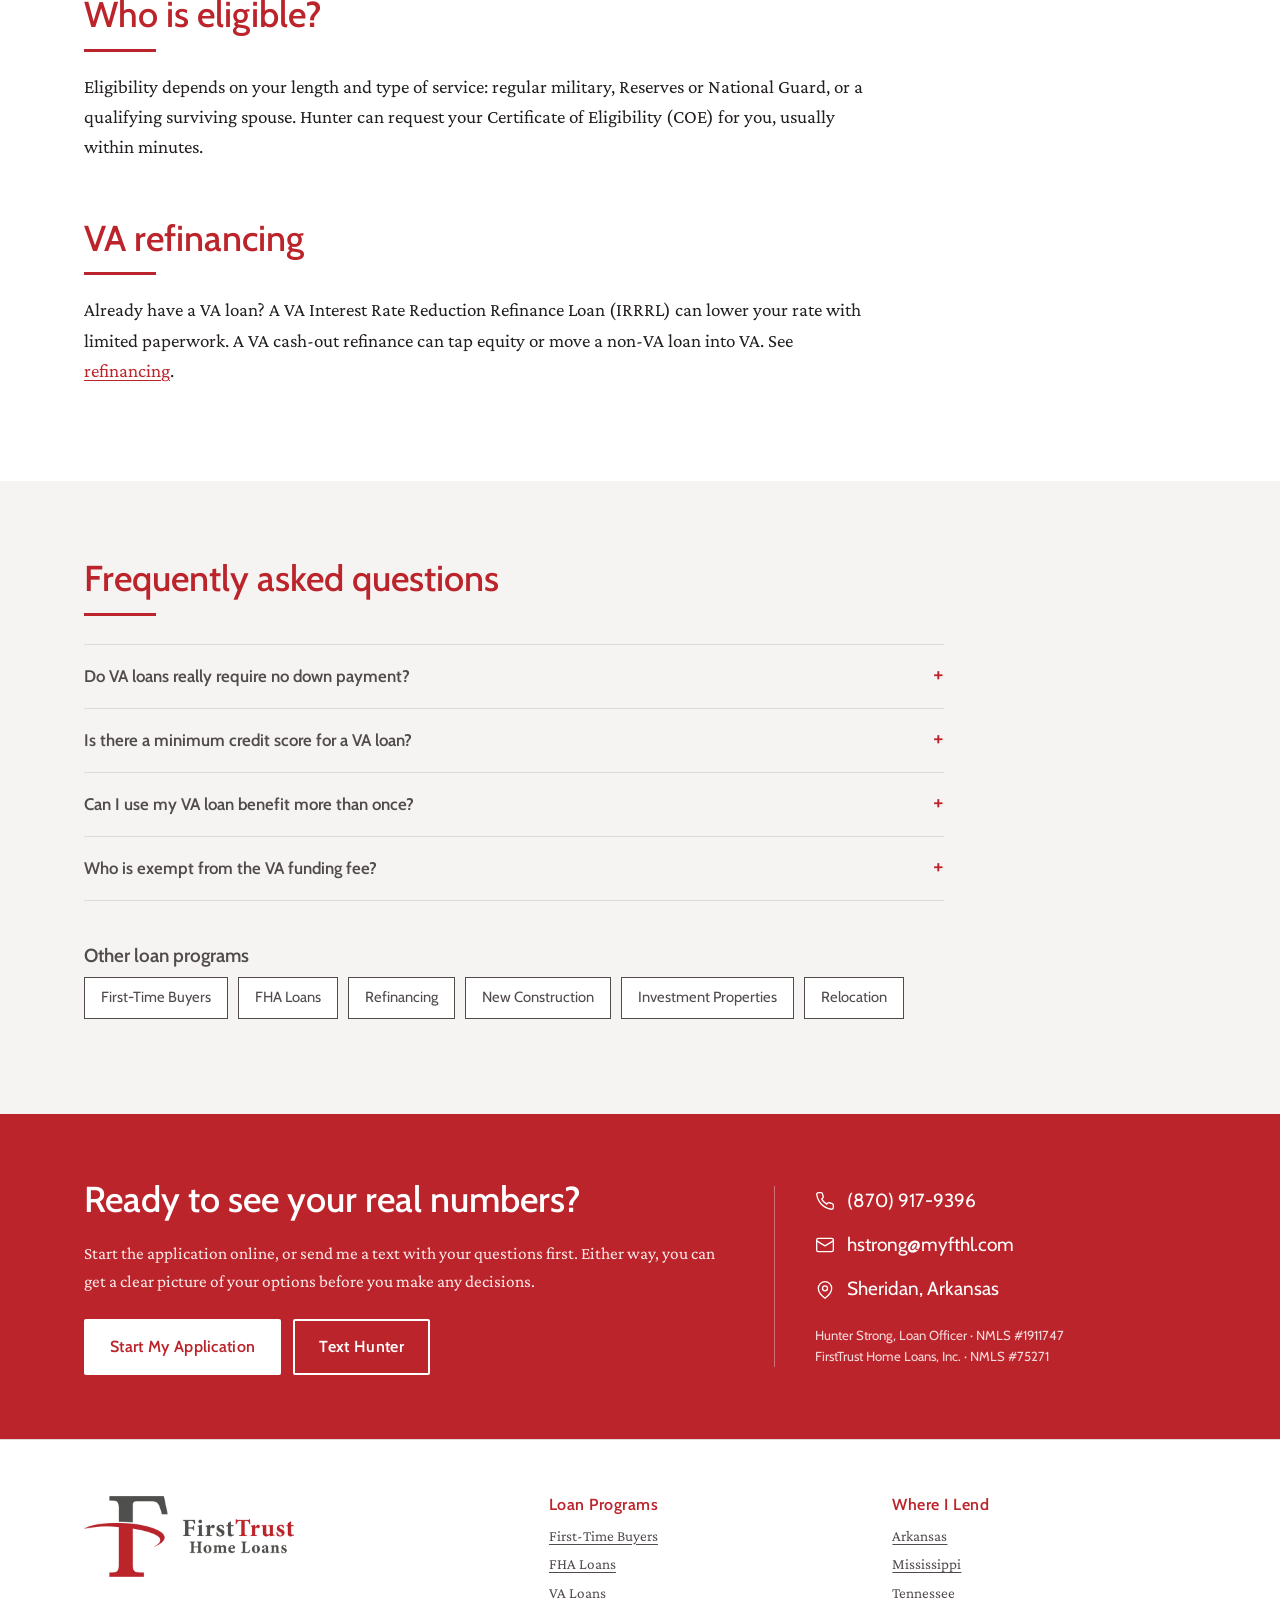
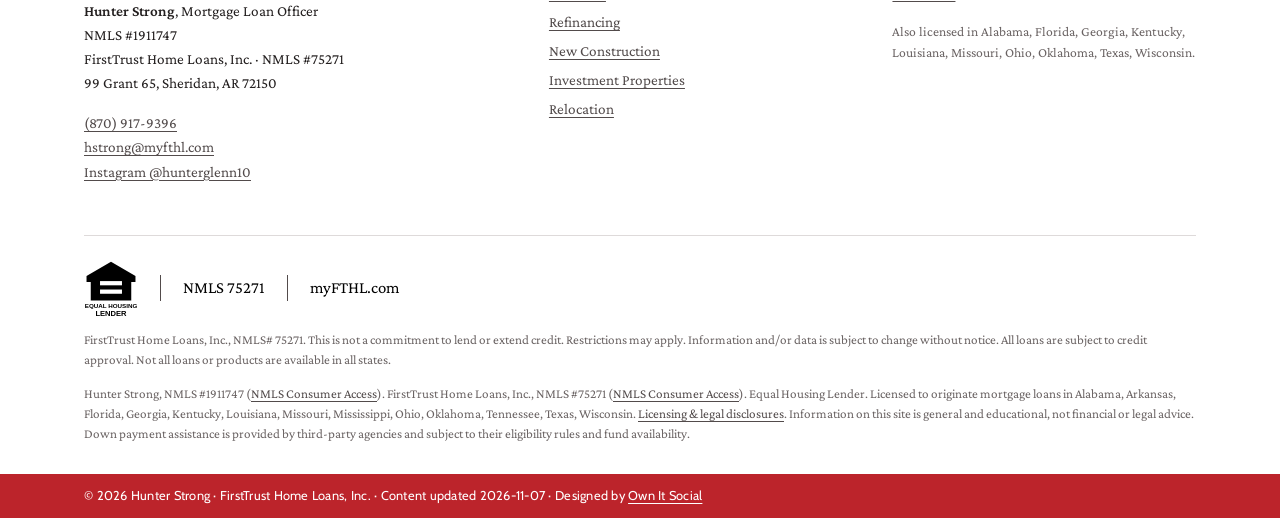
<file: va-loans/index.html>
<!doctype html>
<html lang="en">
<head>
<meta charset="utf-8">
<meta name="viewport" content="width=device-width, initial-scale=1">
<title>VA Home Loans in Arkansas, Mississippi &amp; Tennessee | Hunter Strong, NMLS #1911747</title>
<meta name="description" content="VA loan guide from Hunter Strong at FirstTrust Home Loans: $0 down, no monthly mortgage insurance, funding fee, eligibility and VA refinancing (IRRRL).">
<link rel="canonical" href="https://www.hunterstrongloans.com/va-loans/">
<meta name="robots" content="index, follow, max-image-preview:large, max-snippet:-1">
<meta name="author" content="Hunter Strong">
<meta property="og:type" content="profile">
<meta property="og:title" content="VA Home Loans in Arkansas, Mississippi &amp; Tennessee | Hunter Strong, NMLS #1911747">
<meta property="og:description" content="VA loan guide from Hunter Strong at FirstTrust Home Loans: $0 down, no monthly mortgage insurance, funding fee, eligibility and VA refinancing (IRRRL).">
<meta property="og:url" content="https://www.hunterstrongloans.com/va-loans/">
<meta property="og:image" content="https://www.hunterstrongloans.com/assets/img/va-loans.jpg">
<meta property="og:site_name" content="Hunter Strong, Loan Officer">
<meta property="profile:first_name" content="Hunter">
<meta property="profile:last_name" content="Strong">
<meta name="twitter:card" content="summary_large_image">
<meta name="theme-color" content="#bc242b">
<link rel="icon" href="/assets/firsttrust-mark.png" type="image/png">
<link rel="preconnect" href="https://fonts.googleapis.com">
<link rel="preconnect" href="https://fonts.gstatic.com" crossorigin>
<link href="https://fonts.googleapis.com/css2?family=Cabin:wght@400;500;600;700&family=Crimson+Pro:ital,wght@0,400;0,500;0,600;0,700;1,400&family=Mrs+Saint+Delafield&display=swap" rel="stylesheet">
<link rel="stylesheet" href="/assets/styles.css">
<link rel="alternate" type="text/plain" href="/llms.txt" title="LLM summary">
<script type="application/ld+json">
{
 "@context": "https://schema.org",
 "@graph": [
  {
   "@type": "WebSite",
   "@id": "https://www.hunterstrongloans.com/#website",
   "url": "https://www.hunterstrongloans.com/",
   "name": "Hunter Strong, Loan Officer | FirstTrust Home Loans",
   "inLanguage": "en-US",
   "publisher": {
    "@id": "https://www.hunterstrongloans.com/#person"
   },
   "about": {
    "@id": "https://www.hunterstrongloans.com/#person"
   }
  },
  {
   "@type": "Person",
   "@id": "https://www.hunterstrongloans.com/#person",
   "name": "Hunter Strong",
   "givenName": "Hunter",
   "familyName": "Strong",
   "jobTitle": "Mortgage Loan Officer",
   "description": "Mortgage loan officer with FirstTrust Home Loans (NMLS #1911747) with 8+ years of experience, licensed in 13 states and focused on Arkansas, Mississippi and Tennessee.",
   "url": "https://www.hunterstrongloans.com/",
   "image": "https://www.hunterstrongloans.com/assets/hunter-strong.jpg",
   "email": "mailto:hstrong@myfthl.com",
   "telephone": "+18709179396",
   "address": {
    "@type": "PostalAddress",
    "streetAddress": "99 Grant 65",
    "addressLocality": "Sheridan",
    "addressRegion": "AR",
    "postalCode": "72150",
    "addressCountry": "US"
   },
   "worksFor": {
    "@id": "https://www.firsttrusthomeloans.com/#organization"
   },
   "identifier": {
    "@type": "PropertyValue",
    "propertyID": "NMLS",
    "value": "1911747"
   },
   "hasCredential": {
    "@type": "EducationalOccupationalCredential",
    "name": "Mortgage Loan Originator License",
    "credentialCategory": "license",
    "identifier": "NMLS #1911747",
    "recognizedBy": {
     "@type": "Organization",
     "name": "Nationwide Multistate Licensing System (NMLS)",
     "url": "https://www.nmlsconsumeraccess.org/"
    },
    "url": "https://www.nmlsconsumeraccess.org/EntityDetails.aspx/INDIVIDUAL/1911747"
   },
   "hasOccupation": {
    "@type": "Occupation",
    "name": "Mortgage Loan Officer",
    "occupationLocation": [
     {
      "@type": "State",
      "name": "Alabama"
     },
     {
      "@type": "State",
      "name": "Arkansas"
     },
     {
      "@type": "State",
      "name": "Florida"
     },
     {
      "@type": "State",
      "name": "Georgia"
     },
     {
      "@type": "State",
      "name": "Kentucky"
     },
     {
      "@type": "State",
      "name": "Louisiana"
     },
     {
      "@type": "State",
      "name": "Missouri"
     },
     {
      "@type": "State",
      "name": "Mississippi"
     },
     {
      "@type": "State",
      "name": "Ohio"
     },
     {
      "@type": "State",
      "name": "Oklahoma"
     },
     {
      "@type": "State",
      "name": "Tennessee"
     },
     {
      "@type": "State",
      "name": "Texas"
     },
     {
      "@type": "State",
      "name": "Wisconsin"
     }
    ],
    "skills": "First-time home buyers, FHA loans, VA loans, Conventional loans, Refinancing, New construction, Investment properties, Relocation"
   },
   "knowsAbout": [
    "First-time home buyers",
    "FHA loans",
    "VA loans",
    "Conventional loans",
    "Refinancing",
    "New construction",
    "Investment properties",
    "Relocation",
    "Down payment assistance",
    "Mortgage pre-approval",
    "Cash to close",
    "Credit score improvement",
    "VA IRRRL",
    "FHA streamline refinance",
    "Cash-out refinance"
   ],
   "areaServed": [
    {
     "@type": "State",
     "name": "Alabama",
     "containedInPlace": {
      "@type": "Country",
      "name": "United States"
     }
    },
    {
     "@type": "State",
     "name": "Arkansas",
     "containedInPlace": {
      "@type": "Country",
      "name": "United States"
     }
    },
    {
     "@type": "State",
     "name": "Florida",
     "containedInPlace": {
      "@type": "Country",
      "name": "United States"
     }
    },
    {
     "@type": "State",
     "name": "Georgia",
     "containedInPlace": {
      "@type": "Country",
      "name": "United States"
     }
    },
    {
     "@type": "State",
     "name": "Kentucky",
     "containedInPlace": {
      "@type": "Country",
      "name": "United States"
     }
    },
    {
     "@type": "State",
     "name": "Louisiana",
     "containedInPlace": {
      "@type": "Country",
      "name": "United States"
     }
    },
    {
     "@type": "State",
     "name": "Missouri",
     "containedInPlace": {
      "@type": "Country",
      "name": "United States"
     }
    },
    {
     "@type": "State",
     "name": "Mississippi",
     "containedInPlace": {
      "@type": "Country",
      "name": "United States"
     }
    },
    {
     "@type": "State",
     "name": "Ohio",
     "containedInPlace": {
      "@type": "Country",
      "name": "United States"
     }
    },
    {
     "@type": "State",
     "name": "Oklahoma",
     "containedInPlace": {
      "@type": "Country",
      "name": "United States"
     }
    },
    {
     "@type": "State",
     "name": "Tennessee",
     "containedInPlace": {
      "@type": "Country",
      "name": "United States"
     }
    },
    {
     "@type": "State",
     "name": "Texas",
     "containedInPlace": {
      "@type": "Country",
      "name": "United States"
     }
    },
    {
     "@type": "State",
     "name": "Wisconsin",
     "containedInPlace": {
      "@type": "Country",
      "name": "United States"
     }
    }
   ],
   "sameAs": [
    "https://www.firsttrusthomeloans.com/hstrong/",
    "https://www.instagram.com/hunterglenn10/",
    "https://www.nmlsconsumeraccess.org/EntityDetails.aspx/INDIVIDUAL/1911747"
   ]
  },
  {
   "@type": [
    "FinancialService",
    "LocalBusiness"
   ],
   "@id": "https://www.hunterstrongloans.com/#business",
   "name": "Hunter Strong – Loan Officer, FirstTrust Home Loans",
   "description": "Home loans with Hunter Strong, NMLS #1911747: first-time buyer, FHA, VA, conventional, new construction, investment property and refinance loans in Arkansas, Mississippi, Tennessee and 10 more states.",
   "url": "https://www.hunterstrongloans.com/",
   "image": "https://www.hunterstrongloans.com/assets/hunter-strong.jpg",
   "telephone": "+18709179396",
   "email": "hstrong@myfthl.com",
   "address": {
    "@type": "PostalAddress",
    "streetAddress": "99 Grant 65",
    "addressLocality": "Sheridan",
    "addressRegion": "AR",
    "postalCode": "72150",
    "addressCountry": "US"
   },
   "founder": {
    "@id": "https://www.hunterstrongloans.com/#person"
   },
   "employee": {
    "@id": "https://www.hunterstrongloans.com/#person"
   },
   "parentOrganization": {
    "@id": "https://www.firsttrusthomeloans.com/#organization"
   },
   "areaServed": [
    {
     "@type": "State",
     "name": "Alabama",
     "containedInPlace": {
      "@type": "Country",
      "name": "United States"
     }
    },
    {
     "@type": "State",
     "name": "Arkansas",
     "containedInPlace": {
      "@type": "Country",
      "name": "United States"
     }
    },
    {
     "@type": "State",
     "name": "Florida",
     "containedInPlace": {
      "@type": "Country",
      "name": "United States"
     }
    },
    {
     "@type": "State",
     "name": "Georgia",
     "containedInPlace": {
      "@type": "Country",
      "name": "United States"
     }
    },
    {
     "@type": "State",
     "name": "Kentucky",
     "containedInPlace": {
      "@type": "Country",
      "name": "United States"
     }
    },
    {
     "@type": "State",
     "name": "Louisiana",
     "containedInPlace": {
      "@type": "Country",
      "name": "United States"
     }
    },
    {
     "@type": "State",
     "name": "Missouri",
     "containedInPlace": {
      "@type": "Country",
      "name": "United States"
     }
    },
    {
     "@type": "State",
     "name": "Mississippi",
     "containedInPlace": {
      "@type": "Country",
      "name": "United States"
     }
    },
    {
     "@type": "State",
     "name": "Ohio",
     "containedInPlace": {
      "@type": "Country",
      "name": "United States"
     }
    },
    {
     "@type": "State",
     "name": "Oklahoma",
     "containedInPlace": {
      "@type": "Country",
      "name": "United States"
     }
    },
    {
     "@type": "State",
     "name": "Tennessee",
     "containedInPlace": {
      "@type": "Country",
      "name": "United States"
     }
    },
    {
     "@type": "State",
     "name": "Texas",
     "containedInPlace": {
      "@type": "Country",
      "name": "United States"
     }
    },
    {
     "@type": "State",
     "name": "Wisconsin",
     "containedInPlace": {
      "@type": "Country",
      "name": "United States"
     }
    }
   ],
   "knowsLanguage": "en",
   "hasOfferCatalog": {
    "@type": "OfferCatalog",
    "name": "Home loan programs",
    "itemListElement": [
     {
      "@type": "Offer",
      "itemOffered": {
       "@type": "Service",
       "name": "First-time home buyer mortgage",
       "url": "https://www.hunterstrongloans.com/first-time-home-buyers/"
      }
     },
     {
      "@type": "Offer",
      "itemOffered": {
       "@type": "Service",
       "name": "FHA loan",
       "url": "https://www.hunterstrongloans.com/fha-loans/"
      }
     },
     {
      "@type": "Offer",
      "itemOffered": {
       "@type": "Service",
       "name": "VA loan",
       "url": "https://www.hunterstrongloans.com/va-loans/"
      }
     },
     {
      "@type": "Offer",
      "itemOffered": {
       "@type": "Service",
       "name": "Mortgage refinance",
       "url": "https://www.hunterstrongloans.com/refinance/"
      }
     },
     {
      "@type": "Offer",
      "itemOffered": {
       "@type": "Service",
       "name": "New construction mortgage",
       "url": "https://www.hunterstrongloans.com/new-construction-loans/"
      }
     },
     {
      "@type": "Offer",
      "itemOffered": {
       "@type": "Service",
       "name": "Investment property mortgage",
       "url": "https://www.hunterstrongloans.com/investment-property-loans/"
      }
     },
     {
      "@type": "Offer",
      "itemOffered": {
       "@type": "Service",
       "name": "Relocation mortgage",
       "url": "https://www.hunterstrongloans.com/relocation/"
      }
     }
    ]
   },
   "sameAs": [
    "https://www.firsttrusthomeloans.com/hstrong/",
    "https://www.instagram.com/hunterglenn10/"
   ]
  },
  {
   "@type": "Organization",
   "@id": "https://www.firsttrusthomeloans.com/#organization",
   "name": "FirstTrust Home Loans",
   "url": "https://www.firsttrusthomeloans.com/",
   "identifier": {
    "@type": "PropertyValue",
    "propertyID": "NMLS",
    "value": "75271"
   },
   "address": {
    "@type": "PostalAddress",
    "streetAddress": "99 Grant 65",
    "addressLocality": "Sheridan",
    "addressRegion": "AR",
    "postalCode": "72150",
    "addressCountry": "US"
   },
   "sameAs": [
    "https://www.nmlsconsumeraccess.org/EntityDetails.aspx/COMPANY/75271",
    "https://www.facebook.com/FirstTrustHomeLoansInc/",
    "https://www.instagram.com/firsttrusthomeloans/"
   ]
  },
  {
   "@type": "WebPage",
   "@id": "https://www.hunterstrongloans.com/va-loans/#webpage",
   "url": "https://www.hunterstrongloans.com/va-loans/",
   "name": "VA Home Loans in Arkansas, Mississippi & Tennessee | Hunter Strong, NMLS #1911747",
   "description": "VA loan guide from Hunter Strong at FirstTrust Home Loans: $0 down, no monthly mortgage insurance, funding fee, eligibility and VA refinancing (IRRRL).",
   "isPartOf": {
    "@id": "https://www.hunterstrongloans.com/#website"
   },
   "about": {
    "@id": "https://www.hunterstrongloans.com/#person"
   },
   "author": {
    "@id": "https://www.hunterstrongloans.com/#person"
   },
   "primaryImageOfPage": "https://www.hunterstrongloans.com/assets/hunter-strong.jpg",
   "dateModified": "2026-11-07",
   "inLanguage": "en-US"
  },
  {
   "@type": "BreadcrumbList",
   "@id": "https://www.hunterstrongloans.com/va-loans/#breadcrumb",
   "itemListElement": [
    {
     "@type": "ListItem",
     "position": 1,
     "name": "Home",
     "item": "https://www.hunterstrongloans.com/"
    },
    {
     "@type": "ListItem",
     "position": 2,
     "name": "VA Home Loans",
     "item": "https://www.hunterstrongloans.com/va-loans/"
    }
   ]
  },
  {
   "@type": "Service",
   "@id": "https://www.hunterstrongloans.com/va-loans/#service",
   "name": "VA loan",
   "url": "https://www.hunterstrongloans.com/va-loans/",
   "serviceType": "VA loan",
   "provider": {
    "@id": "https://www.hunterstrongloans.com/#person"
   },
   "brand": {
    "@id": "https://www.firsttrusthomeloans.com/#organization"
   },
   "areaServed": [
    {
     "@type": "State",
     "name": "Alabama",
     "containedInPlace": {
      "@type": "Country",
      "name": "United States"
     }
    },
    {
     "@type": "State",
     "name": "Arkansas",
     "containedInPlace": {
      "@type": "Country",
      "name": "United States"
     }
    },
    {
     "@type": "State",
     "name": "Florida",
     "containedInPlace": {
      "@type": "Country",
      "name": "United States"
     }
    },
    {
     "@type": "State",
     "name": "Georgia",
     "containedInPlace": {
      "@type": "Country",
      "name": "United States"
     }
    },
    {
     "@type": "State",
     "name": "Kentucky",
     "containedInPlace": {
      "@type": "Country",
      "name": "United States"
     }
    },
    {
     "@type": "State",
     "name": "Louisiana",
     "containedInPlace": {
      "@type": "Country",
      "name": "United States"
     }
    },
    {
     "@type": "State",
     "name": "Missouri",
     "containedInPlace": {
      "@type": "Country",
      "name": "United States"
     }
    },
    {
     "@type": "State",
     "name": "Mississippi",
     "containedInPlace": {
      "@type": "Country",
      "name": "United States"
     }
    },
    {
     "@type": "State",
     "name": "Ohio",
     "containedInPlace": {
      "@type": "Country",
      "name": "United States"
     }
    },
    {
     "@type": "State",
     "name": "Oklahoma",
     "containedInPlace": {
      "@type": "Country",
      "name": "United States"
     }
    },
    {
     "@type": "State",
     "name": "Tennessee",
     "containedInPlace": {
      "@type": "Country",
      "name": "United States"
     }
    },
    {
     "@type": "State",
     "name": "Texas",
     "containedInPlace": {
      "@type": "Country",
      "name": "United States"
     }
    },
    {
     "@type": "State",
     "name": "Wisconsin",
     "containedInPlace": {
      "@type": "Country",
      "name": "United States"
     }
    }
   ]
  },
  {
   "@type": "FAQPage",
   "@id": "https://www.hunterstrongloans.com/va-loans/#faq",
   "url": "https://www.hunterstrongloans.com/va-loans/",
   "mainEntity": [
    {
     "@type": "Question",
     "name": "Do VA loans really require no down payment?",
     "acceptedAnswer": {
      "@type": "Answer",
      "text": "Yes. Eligible borrowers with full entitlement can buy with $0 down, subject to credit and income qualification. You'll still have closing costs, which seller concessions can often help cover."
     }
    },
    {
     "@type": "Question",
     "name": "Is there a minimum credit score for a VA loan?",
     "acceptedAnswer": {
      "@type": "Answer",
      "text": "The VA doesn't set a minimum credit score, but lenders do. Hunter can review your credit and tell you exactly where you stand."
     }
    },
    {
     "@type": "Question",
     "name": "Can I use my VA loan benefit more than once?",
     "acceptedAnswer": {
      "@type": "Answer",
      "text": "Yes. Your entitlement is restored when you sell and pay off a VA loan, and in some cases you can have more than one VA loan at the same time."
     }
    },
    {
     "@type": "Question",
     "name": "Who is exempt from the VA funding fee?",
     "acceptedAnswer": {
      "@type": "Answer",
      "text": "Generally, veterans receiving VA compensation for a service-connected disability, eligible surviving spouses receiving Dependency and Indemnity Compensation, and active-duty Purple Heart recipients."
     }
    }
   ]
  }
 ]
}
</script>
</head>
<body>
<a class="skip" href="#main">Skip to content</a>
<div class="topbar"><div class="wrap">
 <span>Hunter Strong, Loan Officer · NMLS #1911747 · FirstTrust Home Loans, Inc. · NMLS #75271</span>
 <span class="topbar-links"><a href="tel:+18709179396">(870) 917-9396</a><a href="mailto:hstrong@myfthl.com">hstrong@myfthl.com</a></span>
</div></div>
<header class="site-header">
 <div class="wrap">
  <a class="brand" href="/" aria-label="Hunter Strong, home">
   <span class="brand-name"><strong>Hunter Strong</strong><span>Loan Officer · NMLS #1911747</span></span>
   <img class="ft-logo" src="/assets/firsttrust-logo.png" width="640" height="246" alt="FirstTrust Home Loans">
  </a>
  <nav class="nav" aria-label="Main">
   <a href="/#loans">Loan Programs</a>
   <a href="/#process">How It Works</a>
   <a href="/#areas">Where I Lend</a>
   <a href="/#about">About</a>
   <a href="/#faq">FAQ</a>
   <a class="btn btn-primary btn-sm" href="https://apply.myfthl.com/homehub/signup/hstrong@myfthl.com" rel="noopener">Apply Now</a>
  </nav>
  <details class="menu">
   <summary aria-label="Open menu">Menu</summary>
   <div class="menu-panel">
    <a href="/">Home</a><a href="/first-time-home-buyers/">First-Time Buyers</a><a href="/fha-loans/">FHA Loans</a><a href="/va-loans/">VA Loans</a><a href="/refinance/">Refinancing</a><a href="/new-construction-loans/">New Construction</a><a href="/investment-property-loans/">Investment Properties</a><a href="/relocation/">Relocation</a><a href="/arkansas-loan-officer/">Arkansas</a><a href="/mississippi-loan-officer/">Mississippi</a><a href="/tennessee-loan-officer/">Tennessee</a><a href="/#faq">FAQ</a>
    <a href="tel:+18709179396">Call (870) 917-9396</a>
    <a class="menu-apply" href="https://apply.myfthl.com/homehub/signup/hstrong@myfthl.com" rel="noopener">Apply Now</a>
   </div>
  </details>
 </div>
</header>
<main id="main">
<div class="page-banner">
 <img src="/assets/img/va-loans.jpg" alt="Two-story home at sunrise with an American flag out front" width="1100" height="733" fetchpriority="high">
 <div class="wrap">
  <nav class="crumbs" aria-label="Breadcrumb"><a href="/">Home</a> / VA Home Loans</nav>
  <h1>VA Home Loans</h1>
 </div>
</div>
<div class="page-intro"><div class="wrap page-intro-grid">
 <div class="answer">
  <h2>The short answer</h2><p>A VA loan lets eligible veterans, active-duty service members, National Guard and Reserve members and some surviving spouses buy a home with <strong>$0 down and no monthly mortgage insurance</strong>. Hunter Strong, a loan officer with FirstTrust Home Loans (NMLS #1911747), helps military families in Arkansas, Mississippi, Tennessee and 10 other states use their VA benefit, from first-time VA buyers to repeat users.</p>
  <p class="updated">By Hunter Strong, Loan Officer, NMLS #1911747 · FirstTrust Home Loans, Inc. · Updated <time datetime="2026-11-07">November 7, 2026</time></p>
 </div>
 <aside class="side-card">
  <img src="/assets/hunter-strong.jpg" alt="Hunter Strong" width="600" height="600" loading="lazy">
  <p><strong>Talk it through with Hunter</strong>Call or text, evenings and weekends included.</p>
  <a class="btn btn-primary" href="https://apply.myfthl.com/homehub/signup/hstrong@myfthl.com" rel="noopener">Get Pre-Approved</a>
  <a class="side-phone" href="tel:+18709179396"><svg class="ico" viewBox="0 0 24 24" fill="none" stroke="currentColor" stroke-width="1.6" stroke-linecap="round" stroke-linejoin="round" aria-hidden="true"><path d="M22 16.9v3a2 2 0 0 1-2.2 2 19.8 19.8 0 0 1-8.6-3.1 19.5 19.5 0 0 1-6-6A19.8 19.8 0 0 1 2.1 4.2 2 2 0 0 1 4.1 2h3a2 2 0 0 1 2 1.7c.1.9.4 1.8.7 2.7a2 2 0 0 1-.5 2.1L8 9.8a16 16 0 0 0 6 6l1.3-1.3a2 2 0 0 1 2.1-.4c.9.3 1.8.6 2.7.7a2 2 0 0 1 1.7 2z"/></svg>(870) 917-9396</a>
 </aside>
</div></div>
<section class="body-section"><div class="wrap"><div class="content">
<h2>VA loan benefits</h2>
<ul>
<li><strong>No down payment</strong> with full entitlement</li>
<li><strong>No monthly mortgage insurance</strong></li>
<li>Competitive pricing because the loan is backed by the Department of Veterans Affairs</li>
<li>Limits on certain closing costs, and sellers can contribute toward your costs</li>
<li>Reusable: you can use the benefit again, and in some cases have more than one VA loan</li>
</ul>

<h2>The VA funding fee</h2>
<p>Most VA borrowers pay a one-time funding fee, which can be rolled into the loan. The amount depends on your down payment and whether it's your first VA loan. <strong>Veterans receiving VA disability compensation are generally exempt</strong>, as are some surviving spouses and Purple Heart recipients on active duty.</p>

<h2>Who is eligible?</h2>
<p>Eligibility depends on your length and type of service: regular military, Reserves or National Guard, or a qualifying surviving spouse. Hunter can request your Certificate of Eligibility (COE) for you, usually within minutes.</p>

<h2>VA refinancing</h2>
<p>Already have a VA loan? A VA Interest Rate Reduction Refinance Loan (IRRRL) can lower your rate with limited paperwork. A VA cash-out refinance can tap equity or move a non-VA loan into VA. See <a href="/refinance/">refinancing</a>.</p>
</div></div></section>
<section class="alt" id="faq"><div class="wrap"><div class="content">
 <h2>Frequently asked questions</h2>
 <div class="faq"><details><summary>Do VA loans really require no down payment?</summary><div class="a"><p>Yes. Eligible borrowers with full entitlement can buy with $0 down, subject to credit and income qualification. You&#x27;ll still have closing costs, which seller concessions can often help cover.</p></div></details><details><summary>Is there a minimum credit score for a VA loan?</summary><div class="a"><p>The VA doesn&#x27;t set a minimum credit score, but lenders do. Hunter can review your credit and tell you exactly where you stand.</p></div></details><details><summary>Can I use my VA loan benefit more than once?</summary><div class="a"><p>Yes. Your entitlement is restored when you sell and pay off a VA loan, and in some cases you can have more than one VA loan at the same time.</p></div></details><details><summary>Who is exempt from the VA funding fee?</summary><div class="a"><p>Generally, veterans receiving VA compensation for a service-connected disability, eligible surviving spouses receiving Dependency and Indemnity Compensation, and active-duty Purple Heart recipients.</p></div></details></div>
 <div class="related"><h3>Other loan programs</h3><ul><li><a href="/first-time-home-buyers/">First-Time Buyers</a></li><li><a href="/fha-loans/">FHA Loans</a></li><li><a href="/refinance/">Refinancing</a></li><li><a href="/new-construction-loans/">New Construction</a></li><li><a href="/investment-property-loans/">Investment Properties</a></li><li><a href="/relocation/">Relocation</a></li></ul></div>
</div></div></section>
<section class="cta"><div class="wrap">
 <div class="cta-copy">
  <h2>Ready to see your real numbers?</h2>
  <p>Start the application online, or send me a text with your questions first. Either way, you can get a clear picture of your options before you make any decisions.</p>
  <div class="btn-row"><a class="btn btn-light" href="https://apply.myfthl.com/homehub/signup/hstrong@myfthl.com" rel="noopener">Start My Application</a><a class="btn btn-outline-light" href="sms:+18709179396">Text Hunter</a></div>
 </div>
 <ul class="cta-contact">
  <li><svg class="ico" viewBox="0 0 24 24" fill="none" stroke="currentColor" stroke-width="1.6" stroke-linecap="round" stroke-linejoin="round" aria-hidden="true"><path d="M22 16.9v3a2 2 0 0 1-2.2 2 19.8 19.8 0 0 1-8.6-3.1 19.5 19.5 0 0 1-6-6A19.8 19.8 0 0 1 2.1 4.2 2 2 0 0 1 4.1 2h3a2 2 0 0 1 2 1.7c.1.9.4 1.8.7 2.7a2 2 0 0 1-.5 2.1L8 9.8a16 16 0 0 0 6 6l1.3-1.3a2 2 0 0 1 2.1-.4c.9.3 1.8.6 2.7.7a2 2 0 0 1 1.7 2z"/></svg><a href="tel:+18709179396">(870) 917-9396</a></li>
  <li><svg class="ico" viewBox="0 0 24 24" fill="none" stroke="currentColor" stroke-width="1.6" stroke-linecap="round" stroke-linejoin="round" aria-hidden="true"><rect x="2" y="4" width="20" height="16" rx="2"/><path d="m22 7-10 6L2 7"/></svg><a href="mailto:hstrong@myfthl.com">hstrong@myfthl.com</a></li>
  <li><svg class="ico" viewBox="0 0 24 24" fill="none" stroke="currentColor" stroke-width="1.6" stroke-linecap="round" stroke-linejoin="round" aria-hidden="true"><path d="M20 10c0 6-8 12-8 12s-8-6-8-12a8 8 0 0 1 16 0z"/><circle cx="12" cy="10" r="3"/></svg><span>Sheridan, Arkansas</span></li>
  <li class="cta-nmls">Hunter Strong, Loan Officer · NMLS #1911747<br>FirstTrust Home Loans, Inc. · NMLS #75271</li>
 </ul>
</div></section>
</main>
<footer class="site-footer">
 <div class="wrap">
  <div class="foot-grid">
   <div class="foot-brand">
    <img class="ft-logo" src="/assets/firsttrust-logo.png" width="640" height="246" alt="FirstTrust Home Loans" loading="lazy">
    <p><strong>Hunter Strong</strong>, Mortgage Loan Officer<br>NMLS #1911747<br>
    FirstTrust Home Loans, Inc. · NMLS #75271<br>
    99 Grant 65, Sheridan, AR 72150</p>
    <p><a href="tel:+18709179396">(870) 917-9396</a><br><a href="mailto:hstrong@myfthl.com">hstrong@myfthl.com</a><br>
    <a href="https://www.instagram.com/hunterglenn10/" rel="noopener">Instagram @hunterglenn10</a></p>
   </div>
   <div><h3>Loan Programs</h3><ul><li><a href="/first-time-home-buyers/">First-Time Buyers</a></li><li><a href="/fha-loans/">FHA Loans</a></li><li><a href="/va-loans/">VA Loans</a></li><li><a href="/refinance/">Refinancing</a></li><li><a href="/new-construction-loans/">New Construction</a></li><li><a href="/investment-property-loans/">Investment Properties</a></li><li><a href="/relocation/">Relocation</a></li></ul></div>
   <div><h3>Where I Lend</h3><ul><li><a href="/arkansas-loan-officer/">Arkansas</a></li><li><a href="/mississippi-loan-officer/">Mississippi</a></li><li><a href="/tennessee-loan-officer/">Tennessee</a></li></ul>
    <p class="foot-licensed">Also licensed in Alabama, Florida, Georgia, Kentucky, Louisiana, Missouri, Ohio, Oklahoma, Texas, Wisconsin.</p></div>
  </div>
  <div class="legal">
   <div class="required"><svg class="eho-logo" viewBox="0 0 64 66" role="img" aria-label="Equal Housing Lender"><path fill="currentColor" d="M32 2 3 19v7h5v22h48V26h5v-7z"/><rect x="19" y="25" width="26" height="5" class="eho-cut"/><rect x="19" y="35" width="26" height="5" class="eho-cut"/><text x="32" y="57" text-anchor="middle" font-family="Arial,Helvetica,sans-serif" font-size="7.4" font-weight="700" fill="currentColor">EQUAL HOUSING</text><text x="32" y="66" text-anchor="middle" font-family="Arial,Helvetica,sans-serif" font-size="9" font-weight="700" fill="currentColor">LENDER</text></svg><span>NMLS 75271</span><a href="https://www.myfthl.com/" rel="noopener">myFTHL.com</a></div>
   <p>FirstTrust Home Loans, Inc., NMLS# 75271. This is not a commitment to lend or extend credit. Restrictions may apply. Information and/or data is subject to change without notice. All loans are subject to credit approval. Not all loans or products are available in all states.</p>
   <p>Hunter Strong, NMLS #1911747 (<a href="https://www.nmlsconsumeraccess.org/EntityDetails.aspx/INDIVIDUAL/1911747" rel="noopener">NMLS Consumer Access</a>). FirstTrust Home Loans, Inc., NMLS #75271 (<a href="https://www.nmlsconsumeraccess.org/EntityDetails.aspx/COMPANY/75271" rel="noopener">NMLS Consumer Access</a>). Equal Housing Lender. Licensed to originate mortgage loans in Alabama, Arkansas, Florida, Georgia, Kentucky, Louisiana, Missouri, Mississippi, Ohio, Oklahoma, Tennessee, Texas, Wisconsin. <a href="https://www.firsttrusthomeloans.com/licensing-legal/" rel="noopener">Licensing &amp; legal disclosures</a>. Information on this site is general and educational, not financial or legal advice. Down payment assistance is provided by third-party agencies and subject to their eligibility rules and fund availability.</p>
  </div>
 </div>
 <div class="foot-bar"><div class="wrap">© 2026 Hunter Strong · FirstTrust Home Loans, Inc. · Content updated 2026-11-07 · Designed by <a href="https://ownitsocial.com" target="_blank" rel="noopener" style="color:inherit">Own It Social</a></div></div>
</footer>
</body>
</html>
</file>
<file: assets/styles.css>
/* Hunter Strong | FirstTrust Home Loans
   Brand colors and type follow the FirstTrust Brand & Style Guidelines:
   Red #BC242B, Gray #524B4B, White, Black.
   Primary type Minion Pro (web fallback Crimson Pro), secondary Gill Sans MT (web fallback Cabin). */

:root {
  --red: #bc242b;
  --red-deep: #9e1d23;
  --gray: #524b4b;
  --black: #000;
  --white: #fff;
  --text: #231f1f;
  --soft: #6a6363;
  --rule: #dedada;
  --mist: #f5f4f3;
  --serif: "Minion Pro", "Crimson Pro", Georgia, "Times New Roman", serif;
  --sans: "Gill Sans MT", "Gill Sans", Cabin, "Trebuchet MS", sans-serif;
  --script: "The Secret", "Mrs Saint Delafield", cursive;
  --max: 1160px;
  color-scheme: light;
}

* { box-sizing: border-box; }
html { scroll-behavior: smooth; }
body {
  margin: 0;
  font-family: var(--serif);
  font-size: 19px;
  line-height: 1.6;
  color: var(--text);
  background: var(--white);
}
img { max-width: 100%; height: auto; display: block; }
a { color: var(--red); text-underline-offset: 3px; text-decoration-thickness: 1px; }
a:hover { color: var(--red-deep); }
h1, h2, h3 { font-family: var(--sans); line-height: 1.18; margin: 0 0 .55em; font-weight: 600; }
h1 { font-size: clamp(2.1rem, 4.4vw, 3.2rem); color: var(--gray); }
h2 { font-size: clamp(1.65rem, 3vw, 2.25rem); color: var(--red); font-weight: 500; }
h3 { font-size: 1.18rem; color: var(--gray); }
p { margin: 0 0 1em; }
ul, ol { padding-left: 1.2em; margin: 0 0 1em; }
li { margin-bottom: .4em; }
strong { font-weight: 600; }

.wrap { max-width: var(--max); margin: 0 auto; padding: 0 24px; }
.skip { position: absolute; left: -9999px; }
.skip:focus { left: 16px; top: 16px; background: #fff; padding: 8px 12px; z-index: 100; }

/* Section headings carry the style guide's red rule */
section > .wrap > h2, .split h2, .content > h2, .about-copy h2 { position: relative; padding-bottom: .45em; }
section > .wrap > h2::after, .split h2::after, .content > h2::after, .about-copy h2::after {
  content: ""; position: absolute; left: 0; bottom: 0; width: 72px; height: 3px; background: var(--red);
}
.section-intro { max-width: 680px; color: var(--soft); font-size: 1.05rem; }

/* Top bar + header */
.topbar { background: var(--gray); color: #e9e6e6; font-family: var(--sans); font-size: .78rem; letter-spacing: .02em; }
.topbar .wrap { display: flex; justify-content: space-between; gap: 16px; padding-top: 7px; padding-bottom: 7px; }
.topbar a { color: #fff; text-decoration: none; margin-left: 18px; }
.topbar a:hover { text-decoration: underline; color: #fff; }

.site-header { background: #fff; border-bottom: 3px solid var(--red); position: sticky; top: 0; z-index: 50; }
.site-header .wrap { display: flex; align-items: center; justify-content: space-between; gap: 20px; min-height: 86px; }
.brand { display: flex; align-items: center; gap: 18px; text-decoration: none; color: var(--gray); }
.brand-name { display: flex; flex-direction: column; line-height: 1.15; padding-right: 18px; border-right: 1px solid var(--rule); }
.brand-name strong { font-family: var(--sans); font-size: 1.3rem; font-weight: 600; color: var(--gray); }
.brand-name span { font-family: var(--sans); font-size: .76rem; color: var(--soft); letter-spacing: .03em; }
.brand .ft-logo { height: 60px; width: auto; }
.nav { display: flex; align-items: center; gap: 24px; font-family: var(--sans); }
.nav a { color: var(--gray); text-decoration: none; font-size: .95rem; font-weight: 500; }
.nav a:hover { color: var(--red); }
.nav a.btn-primary, .nav a.btn-primary:hover { color: #fff; }
.menu { display: none; font-family: var(--sans); }
.menu summary { list-style: none; cursor: pointer; font-weight: 600; padding: 8px 14px; border: 1px solid var(--gray); color: var(--gray); }
.menu summary::-webkit-details-marker { display: none; }
.menu-panel { position: absolute; right: 0; left: 0; top: 100%; background: #fff; border-top: 1px solid var(--rule); border-bottom: 3px solid var(--red); padding: 8px 24px 16px; display: flex; flex-direction: column; }
.menu-panel a { padding: 11px 0; color: var(--gray); text-decoration: none; font-weight: 500; border-bottom: 1px solid var(--rule); }
.menu-panel a.menu-apply { color: var(--red); font-weight: 600; border-bottom: 0; }

/* Buttons */
.btn { display: inline-flex; align-items: center; justify-content: center; gap: 8px; padding: 13px 24px; border-radius: 2px; font-family: var(--sans); font-weight: 600; font-size: 1rem; letter-spacing: .02em; text-decoration: none; border: 2px solid transparent; transition: background-color .15s, color .15s; }
.btn-primary { background: var(--red); color: #fff; }
.btn-primary:hover { background: var(--red-deep); color: #fff; }
.btn-ghost { border-color: var(--gray); color: var(--gray); }
.btn-ghost:hover { background: var(--gray); color: #fff; }
.btn-light { background: #fff; color: var(--red); }
.btn-light:hover { background: #f1eeee; color: var(--red-deep); }
.btn-outline-light { border-color: #fff; color: #fff; }
.btn-outline-light:hover { background: #fff; color: var(--red); }
.btn-sm { padding: 9px 16px; font-size: .9rem; }
.btn-row { display: flex; flex-wrap: wrap; gap: 12px; margin: 24px 0 18px; }
.text-link { font-family: var(--sans); font-weight: 600; }

.ico { width: 26px; height: 26px; flex: none; }

/* Hero */
.hero { position: relative; padding: 90px 0; min-height: 600px; display: flex; align-items: center; overflow: hidden; }
.hero-bg { position: absolute; inset: 0; width: 100%; height: 100%; object-fit: cover; object-position: 60% 50%; }
.hero .wrap { position: relative; width: 100%; }
.hero-panel { background: #fff; max-width: 580px; padding: 40px 44px 30px; border-top: 6px solid var(--red); box-shadow: 0 18px 40px rgba(0,0,0,.18); }
.kicker { font-family: var(--sans); font-size: .85rem; color: var(--red); font-weight: 600; letter-spacing: .04em; margin-bottom: 14px; }
.lede { font-size: 1.16rem; color: #3b3535; }
.hero-meta { font-family: var(--sans); font-size: .8rem; color: var(--soft); margin: 0; padding-top: 14px; border-top: 1px solid var(--rule); }

/* Quick paths */
.quick { background: var(--red); color: #fff; font-family: var(--sans); }
.quick .wrap { display: grid; grid-template-columns: auto repeat(4, 1fr); align-items: stretch; }
.quick p { margin: 0; padding: 22px 26px 22px 0; font-style: italic; font-family: var(--serif); font-size: 1.1rem; align-self: center; }
.quick a { display: flex; align-items: center; gap: 12px; padding: 22px 20px; color: #fff; text-decoration: none; font-weight: 500; border-left: 1px solid rgba(255,255,255,.28); }
.quick a:hover { background: var(--red-deep); color: #fff; }

/* Sections */
section { padding: 76px 0; }
.alt { background: var(--mist); }
.content { max-width: 800px; }
.content h2 { margin-top: 1.5em; }
.content > h2:first-child { margin-top: 0; }
#faq .content { max-width: 860px; }
.content ul li::marker { color: var(--red); }

/* About */
.about-grid { display: grid; grid-template-columns: 380px 1fr; gap: 64px; align-items: start; }
.about-photo { margin: 0; }
.about-photo img { width: 100%; aspect-ratio: 1; object-fit: cover; }
.about-photo figcaption { background: var(--gray); color: #fff; font-family: var(--sans); font-size: .82rem; padding: 9px 14px; letter-spacing: .03em; }
.signature { font-family: var(--script); font-size: 3.4rem; color: var(--red); line-height: 1; margin: 6px 0 18px; }
.details-panel { border-top: 1px solid var(--rule); padding-top: 14px; }
.details-panel summary { cursor: pointer; font-family: var(--sans); font-weight: 600; font-size: .92rem; color: var(--gray); }
.facts { margin: 14px 0 0; font-size: .95rem; border-top: 1px solid var(--rule); }
.facts div { display: grid; grid-template-columns: 130px 1fr; border-bottom: 1px solid var(--rule); }
.facts dt { font-family: var(--sans); font-weight: 600; font-size: .85rem; padding: 9px 0; color: var(--gray); }
.facts dd { margin: 0; padding: 8px 0; }

/* Split layouts */
.split { display: grid; grid-template-columns: 1.05fr 1fr; gap: 64px; align-items: center; }
.split-rev { grid-template-columns: 1fr 1.05fr; }
.split-img { width: 100%; aspect-ratio: 4 / 3.4; object-fit: cover; }

/* Photo cards */
.card-grid { display: grid; grid-template-columns: repeat(3, 1fr); gap: 28px; margin-top: 36px; }
.card-grid > .photo-card:first-child:not(:only-child) { grid-column: span 2; }
.card-grid-3 > .photo-card:first-child:not(:only-child) { grid-column: auto; }
.photo-card { display: flex; flex-direction: column; text-decoration: none; color: inherit; background: #fff; border: 1px solid var(--rule); }
.photo-card img { width: 100%; aspect-ratio: 3 / 2; object-fit: cover; }
.card-grid > .photo-card:first-child:not(:only-child) img { aspect-ratio: 2.1 / 1; }
.card-grid-3 > .photo-card:first-child:not(:only-child) img { aspect-ratio: 3 / 2; }
.photo-card-body { display: flex; flex-direction: column; flex: 1; padding: 20px 22px 22px; }
.photo-card h3 { margin-bottom: .35em; }
.photo-card-text { color: #3b3535; font-size: 1rem; margin-bottom: 14px; }
.photo-card .more { margin-top: auto; font-family: var(--sans); font-weight: 600; font-size: .92rem; color: var(--red); }
.photo-card:hover { color: inherit; border-color: var(--gray); }
.photo-card:hover .more { text-decoration: underline; }

/* Process */
.steps { list-style: none; padding: 0; margin: 28px 0 30px; counter-reset: step; }
.steps li { counter-increment: step; position: relative; padding: 0 0 18px 64px; margin: 0 0 18px; border-bottom: 1px solid var(--rule); }
.steps li:last-child { border-bottom: 0; margin-bottom: 0; }
.steps li::before { content: counter(step); position: absolute; left: 0; top: -6px; font-family: var(--serif); font-size: 2.6rem; line-height: 1; color: var(--red); }
.steps h3 { margin-bottom: .3em; }
.steps p { margin: 0; color: #3b3535; }

/* Values */
.value-list { list-style: none; padding: 0; margin: 40px 0 0; display: grid; grid-template-columns: repeat(3, 1fr); gap: 40px 48px; }
.value-list li { margin: 0; }
.value-list .ico { width: 42px; height: 42px; color: var(--red); margin-bottom: 12px; }
.value-list h3 { margin-bottom: .3em; }
.value-list p { margin: 0; color: #3b3535; font-size: 1rem; }

/* FAQ */
.faq { margin-top: 28px; border-top: 1px solid var(--rule); }
.faq details { border-bottom: 1px solid var(--rule); }
.faq summary { cursor: pointer; padding: 18px 0; font-family: var(--sans); font-weight: 600; font-size: 1.05rem; color: var(--gray); list-style: none; display: flex; justify-content: space-between; gap: 20px; }
.faq summary::-webkit-details-marker { display: none; }
.faq summary::after { content: "+"; color: var(--red); font-size: 1.5rem; line-height: .9; font-weight: 400; }
.faq details[open] summary::after { content: "\2212"; }
.faq summary:hover { color: var(--red); }
.faq .a { padding: 0 0 18px; color: #3b3535; }
.faq .a p:last-child { margin-bottom: 0; }

/* CTA band */
.cta { background: var(--red); color: #fff; padding: 64px 0; }
.cta .wrap { display: grid; grid-template-columns: 1.5fr 1fr; gap: 56px; align-items: center; }
.cta h2 { color: #fff; }
.cta h2::after { background: #fff !important; }
.cta p { color: #fbeaea; font-size: 1.08rem; }
.cta .btn-row { margin-bottom: 0; }
.cta-contact { list-style: none; padding: 0 0 0 40px; margin: 0; border-left: 1px solid rgba(255,255,255,.35); font-family: var(--sans); }
.cta-contact li { display: flex; align-items: center; gap: 12px; margin-bottom: 14px; }
.cta-contact .ico { width: 20px; height: 20px; }
.cta-contact a { color: #fff; text-decoration: none; }
.cta-contact a:hover { text-decoration: underline; color: #fff; }
.cta-nmls { display: block !important; font-size: .82rem; color: #f6d9da; margin: 20px 0 0 !important; line-height: 1.6; }

/* Sub page banner */
.page-banner { position: relative; height: 340px; display: flex; align-items: flex-end; overflow: hidden; background: var(--gray); }
.page-banner img { position: absolute; inset: 0; width: 100%; height: 100%; object-fit: cover; }
.page-banner::after { content: ""; position: absolute; inset: 0; background: linear-gradient(to top, rgba(0,0,0,.66), rgba(0,0,0,.08) 70%); }
.page-banner .wrap { position: relative; z-index: 1; width: 100%; padding-bottom: 34px; }
.page-banner h1 { color: #fff; margin: 0; }
.crumbs { font-family: var(--sans); font-size: .85rem; color: #eee; margin-bottom: 10px; }
.crumbs a { color: #fff; }

.page-intro { padding: 56px 0 0; }
.page-intro-grid { display: grid; grid-template-columns: 1fr 300px; gap: 56px; align-items: start; }
.answer { background: var(--mist); border-left: 4px solid var(--red); padding: 26px 30px 18px; }
.answer h2 { font-size: .95rem; color: var(--red); font-weight: 600; letter-spacing: .05em; margin-bottom: .6em; }
.updated { font-family: var(--sans); font-size: .8rem; color: var(--soft); border-top: 1px solid var(--rule); padding-top: 12px; margin: 6px 0 0; }
.side-card { border: 1px solid var(--rule); padding: 0 0 22px; font-family: var(--sans); font-size: .92rem; text-align: center; }
.side-card img { width: 100%; aspect-ratio: 1.15; object-fit: cover; object-position: 50% 20%; margin-bottom: 16px; }
.side-card p { padding: 0 20px; color: var(--soft); }
.side-card strong { display: block; color: var(--gray); font-size: 1.05rem; margin-bottom: 4px; }
.side-card .btn { margin: 0 20px 12px; width: calc(100% - 40px); }
.side-phone { display: inline-flex; align-items: center; gap: 8px; color: var(--gray); text-decoration: none; font-weight: 600; }
.side-phone .ico { width: 18px; height: 18px; color: var(--red); }
.body-section { padding-top: 48px; }
.related { margin-top: 44px; }
.related ul { list-style: none; padding: 0; display: flex; flex-wrap: wrap; gap: 10px; }
.related li { margin: 0; }
.related a { display: inline-block; padding: 8px 16px; border: 1px solid var(--gray); color: var(--gray); text-decoration: none; font-family: var(--sans); font-size: .92rem; background: #fff; }
.related a:hover { background: var(--gray); color: #fff; }

/* Footer */
.site-footer { background: #fff; border-top: 1px solid var(--rule); font-size: .95rem; padding-top: 56px; }
.site-footer a { color: var(--gray); }
.site-footer a:hover { color: var(--red); }
.foot-grid { display: grid; grid-template-columns: 1.4fr 1fr 1fr; gap: 40px; padding-bottom: 36px; }
.foot-brand .ft-logo { width: 210px; margin-bottom: 22px; }
.site-footer h3 { font-size: 1rem; color: var(--red); letter-spacing: .03em; }
.site-footer ul { list-style: none; padding: 0; }
.site-footer li { margin-bottom: .3em; }
.foot-licensed { font-size: .85rem; color: var(--soft); }
.legal { border-top: 1px solid var(--rule); padding: 24px 0 16px; font-size: .82rem; color: var(--soft); line-height: 1.55; }
.required { display: flex; align-items: center; gap: 22px; font-family: "Minion Pro", "Crimson Pro", serif; font-size: 1.05rem; color: var(--black); margin-bottom: 14px; }
.required span, .required a { padding-left: 22px; border-left: 1px solid var(--gray); color: var(--black); text-decoration: none; }
.eho-logo { width: 54px; height: auto; color: var(--black); }
.eho-cut { fill: #fff; }
.foot-bar { background: var(--red); color: #fff; font-family: var(--sans); font-size: .8rem; padding: 12px 0; letter-spacing: .02em; }

/* 404 */
.notfound { padding: 90px 0; }

@media (max-width: 1060px) {
  .nav { gap: 16px; }
  .nav a:not(.btn) { font-size: .88rem; }
  .brand .ft-logo { height: 46px; }
  .quick .wrap { grid-template-columns: repeat(4, 1fr); }
  .quick p { display: none; }
  .quick a:first-of-type { border-left: 0; }
}
@media (max-width: 900px) {
  body { font-size: 18px; }
  .topbar .wrap > span:first-child { display: none; }
  .topbar .wrap { justify-content: center; }
  .topbar a { margin: 0 9px; }
  .nav { display: none; }
  .menu { display: block; }
  .site-header .wrap { min-height: 72px; }
  section { padding: 54px 0; }
  .hero { display: block; padding: 0; min-height: 0; }
  .hero-bg { position: static; height: 260px; }
  .hero .wrap { padding: 0; }
  .hero-panel { max-width: none; box-shadow: none; padding: 30px 24px 24px; }
  .quick .wrap { grid-template-columns: 1fr 1fr; padding: 0; }
  .quick a { border-left: 0; border-top: 1px solid rgba(255,255,255,.25); padding: 16px 18px; }
  .quick a:nth-of-type(even) { border-left: 1px solid rgba(255,255,255,.25); }
  .about-grid, .split, .split-rev, .cta .wrap, .page-intro-grid, .foot-grid { grid-template-columns: 1fr; gap: 32px; }
  .about-photo { max-width: 320px; }
  .split-rev .split-img { order: 2; }
  .card-grid { grid-template-columns: 1fr 1fr; gap: 20px; }
  .card-grid > .photo-card:first-child:not(:only-child) { grid-column: span 2; }
  .card-grid-3 > .photo-card:first-child:not(:only-child) { grid-column: span 2; }
  .value-list { grid-template-columns: 1fr 1fr; gap: 30px; }
  .cta-contact { border-left: 0; padding: 22px 0 0; border-top: 1px solid rgba(255,255,255,.35); }
  .page-banner { height: 240px; }
  .side-card { max-width: 340px; }
}
@media (max-width: 600px) {
  .wrap { padding: 0 16px; }
  .brand-name { padding-right: 12px; }
  .brand-name strong { font-size: 1.1rem; }
  .brand-name span { font-size: .68rem; }
  .brand { gap: 12px; }
  .brand .ft-logo { height: 40px; }
  .hero-panel { padding: 26px 16px 22px; }
  .quick a { padding: 14px 12px; font-size: .9rem; gap: 8px; }
  .quick .ico { width: 22px; height: 22px; }
  .card-grid, .value-list { grid-template-columns: 1fr; }
  .card-grid > .photo-card:first-child:not(:only-child), .card-grid-3 > .photo-card:first-child:not(:only-child) { grid-column: auto; }
  .card-grid > .photo-card:first-child img { aspect-ratio: 3 / 2; }
  .btn-row .btn { width: 100%; }
  .facts div { grid-template-columns: 1fr; }
  .facts dt { padding-bottom: 0; }
  .required { flex-wrap: wrap; gap: 14px; font-size: .95rem; }
  .required span, .required a { padding-left: 14px; }
  .answer { padding: 22px 18px 14px; }
}
@media (max-width: 420px) {
  .brand-name span { display: none; }
}

/* "Not sure" tile that closes out the loan grid */
.help-tile { background: var(--gray); color: #fff; padding: 34px 30px; display: flex; flex-direction: column; justify-content: center; }
.help-tile h3 { color: #fff; font-size: 1.4rem; }
.help-tile p { color: #ece9e9; }
.help-tile .btn { align-self: flex-start; margin-top: 8px; }
@media (max-width: 900px) { .help-tile { grid-column: span 2; } }
@media (max-width: 600px) { .help-tile { grid-column: auto; } .help-tile .btn { align-self: stretch; } }
</file>
